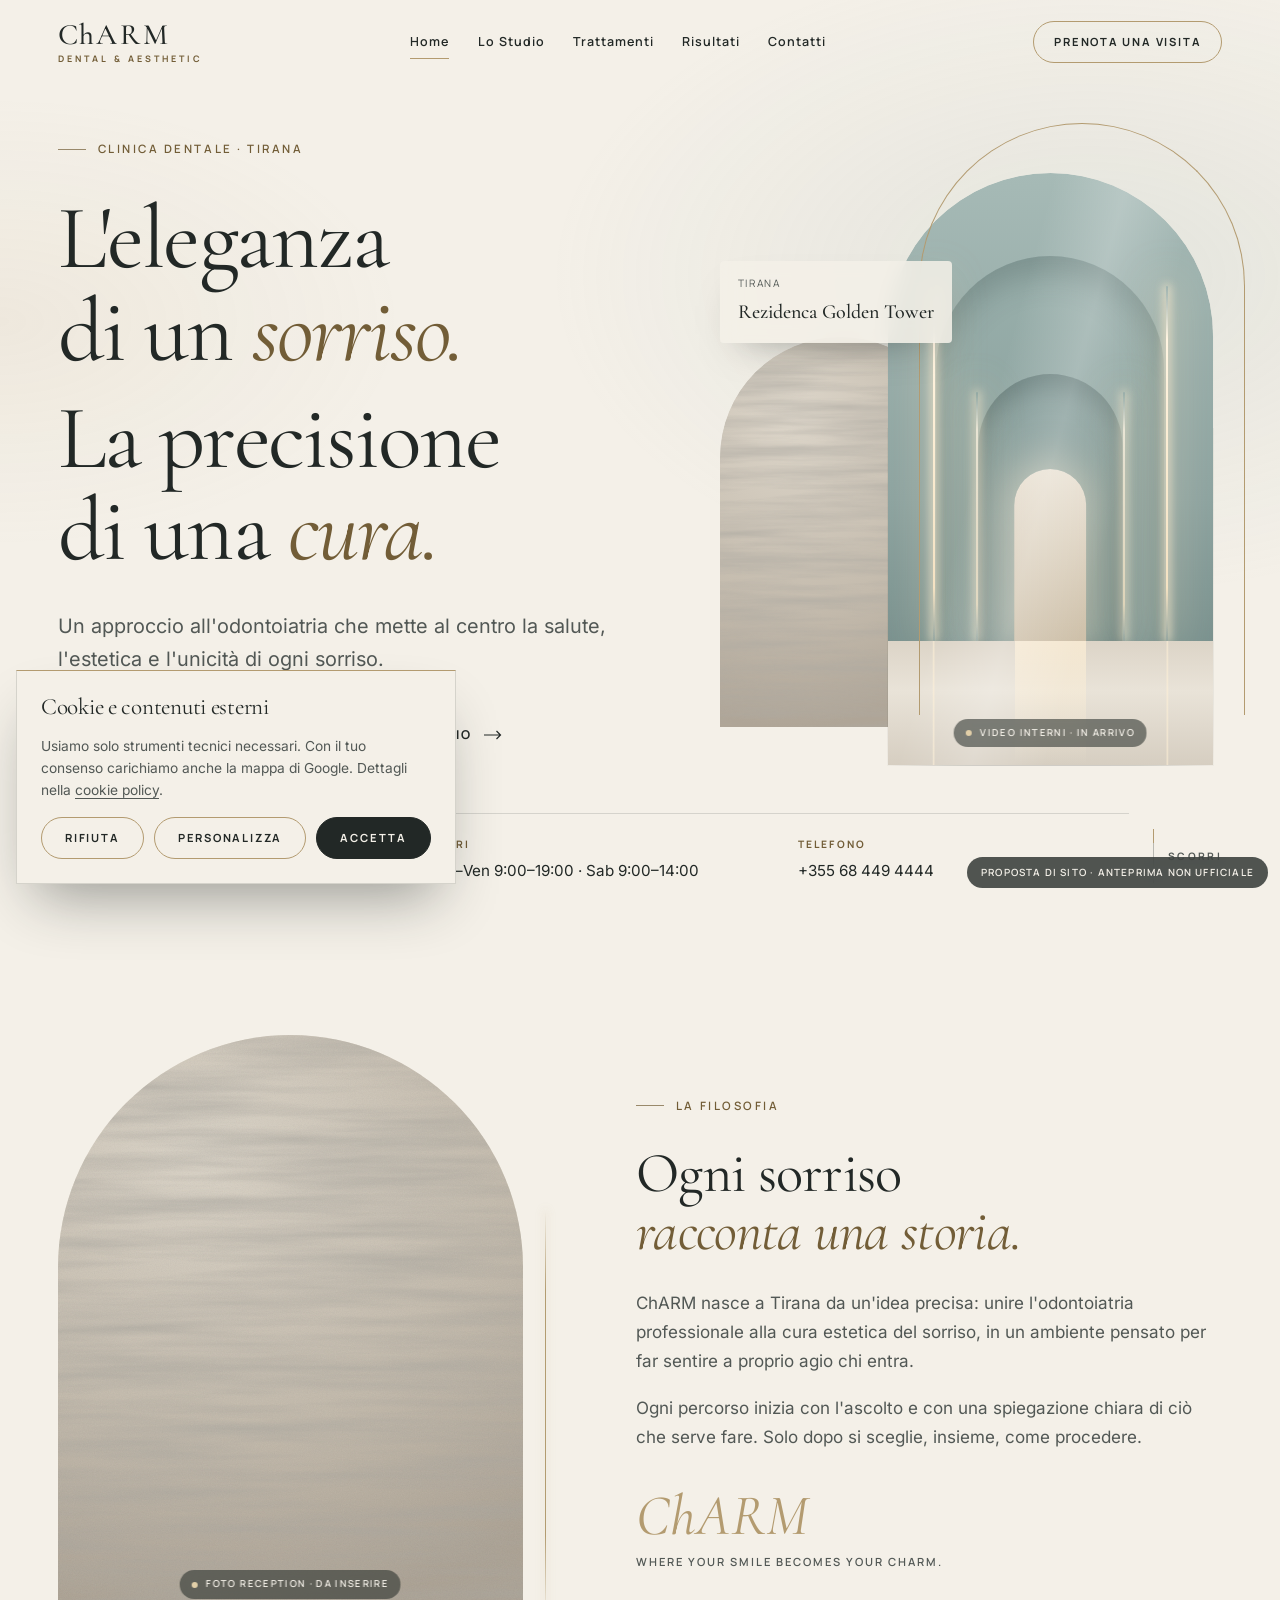
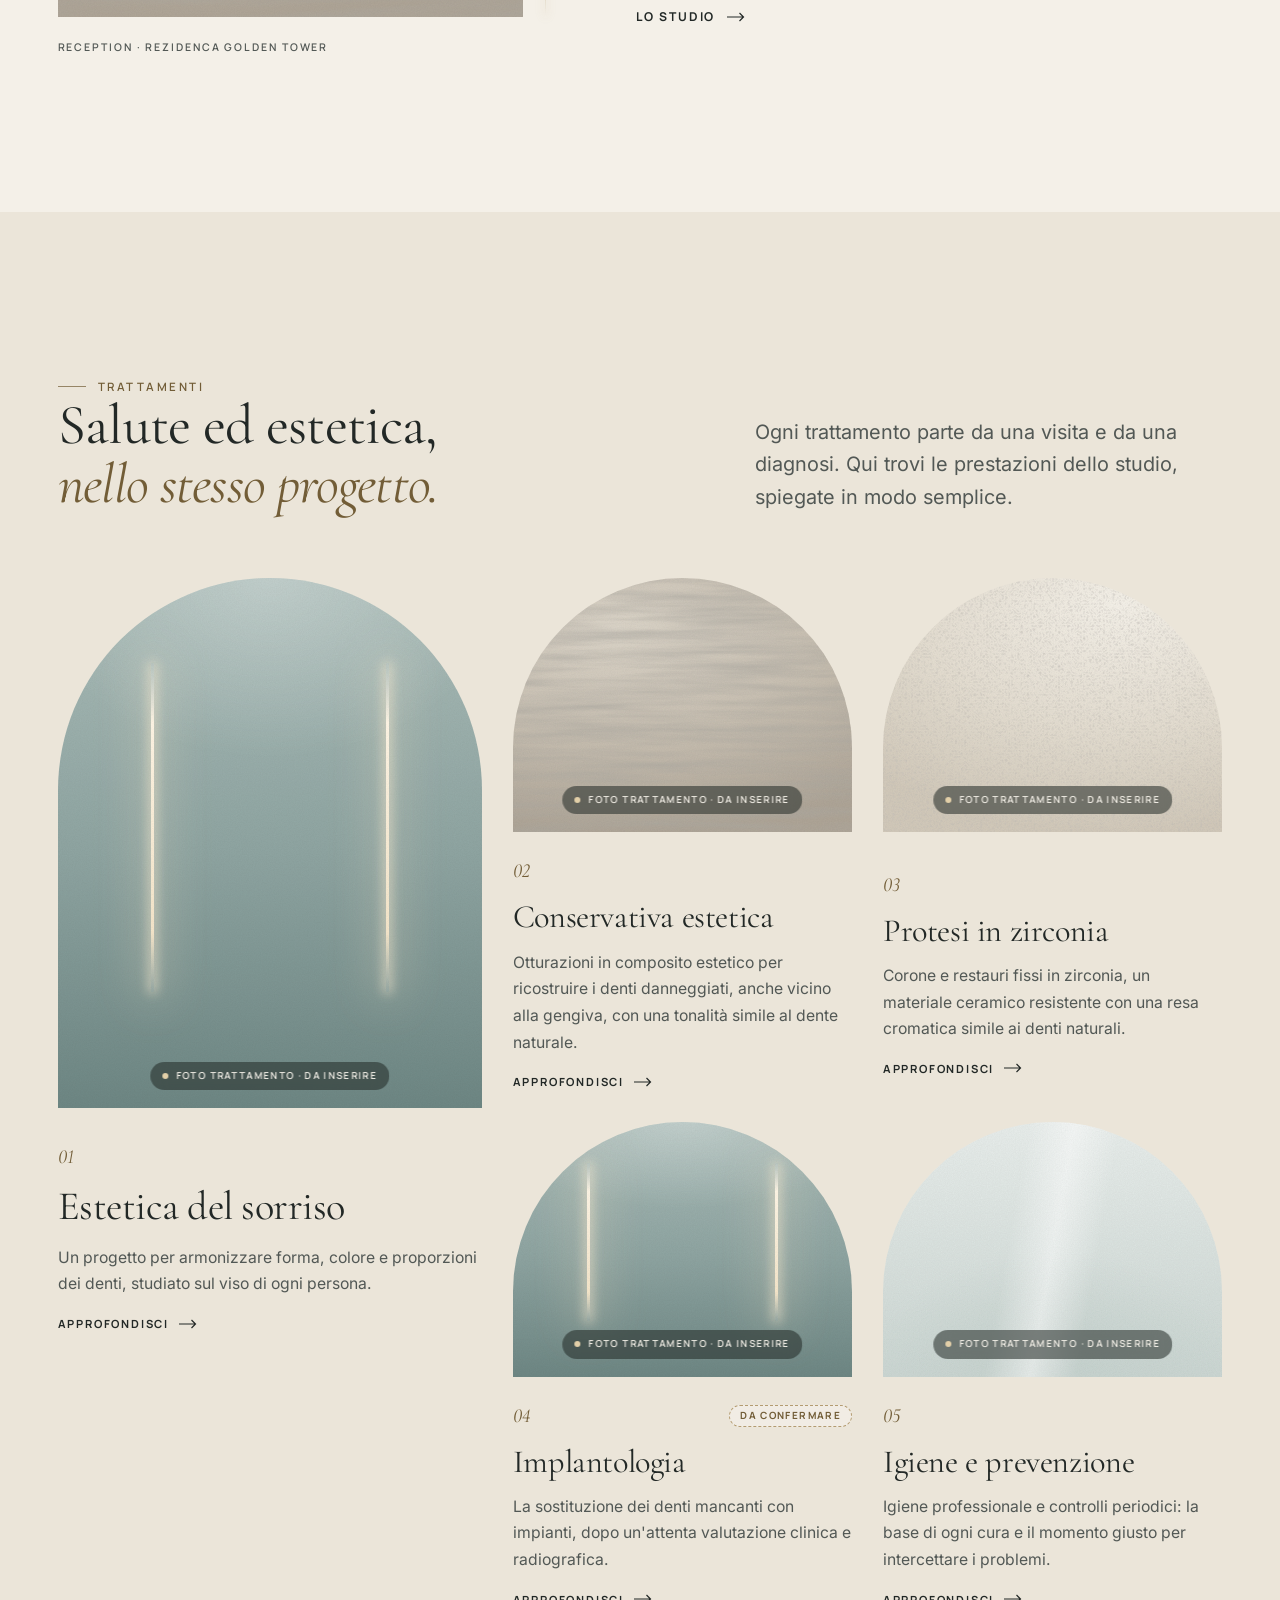
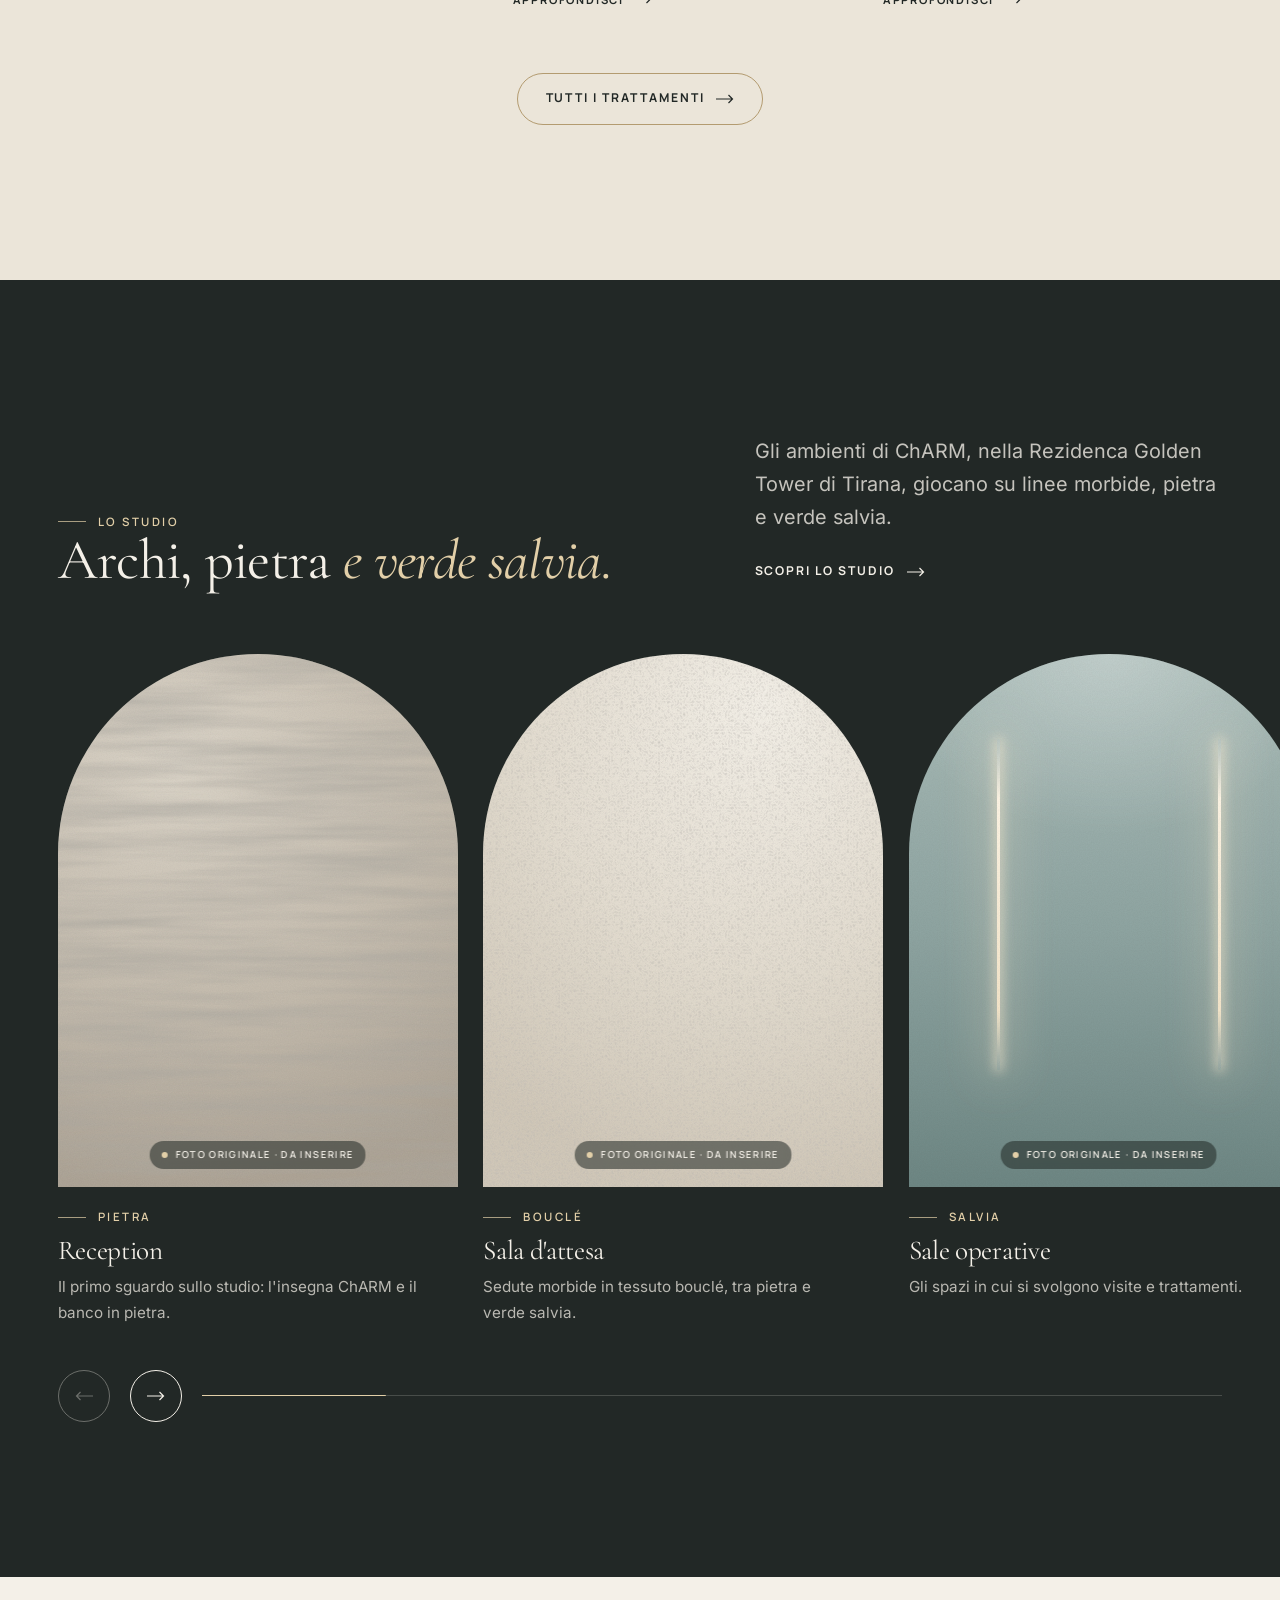
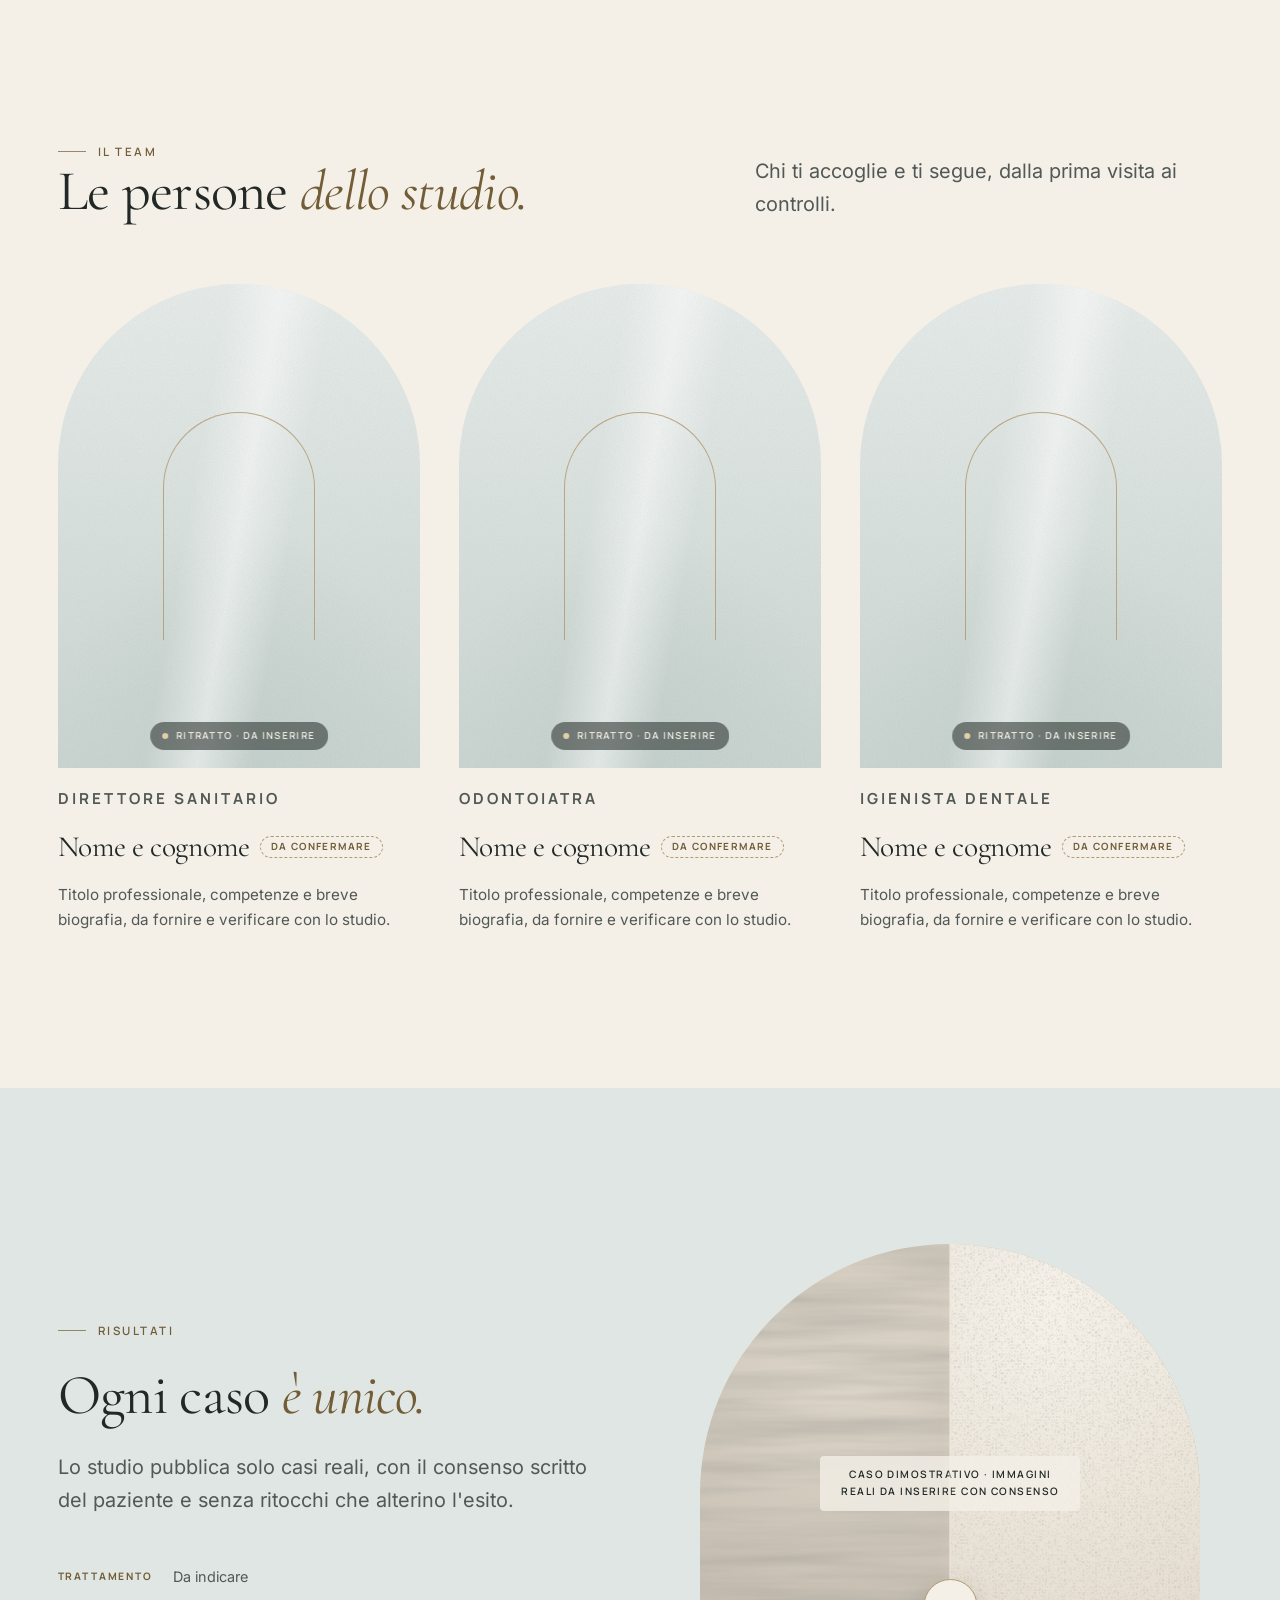
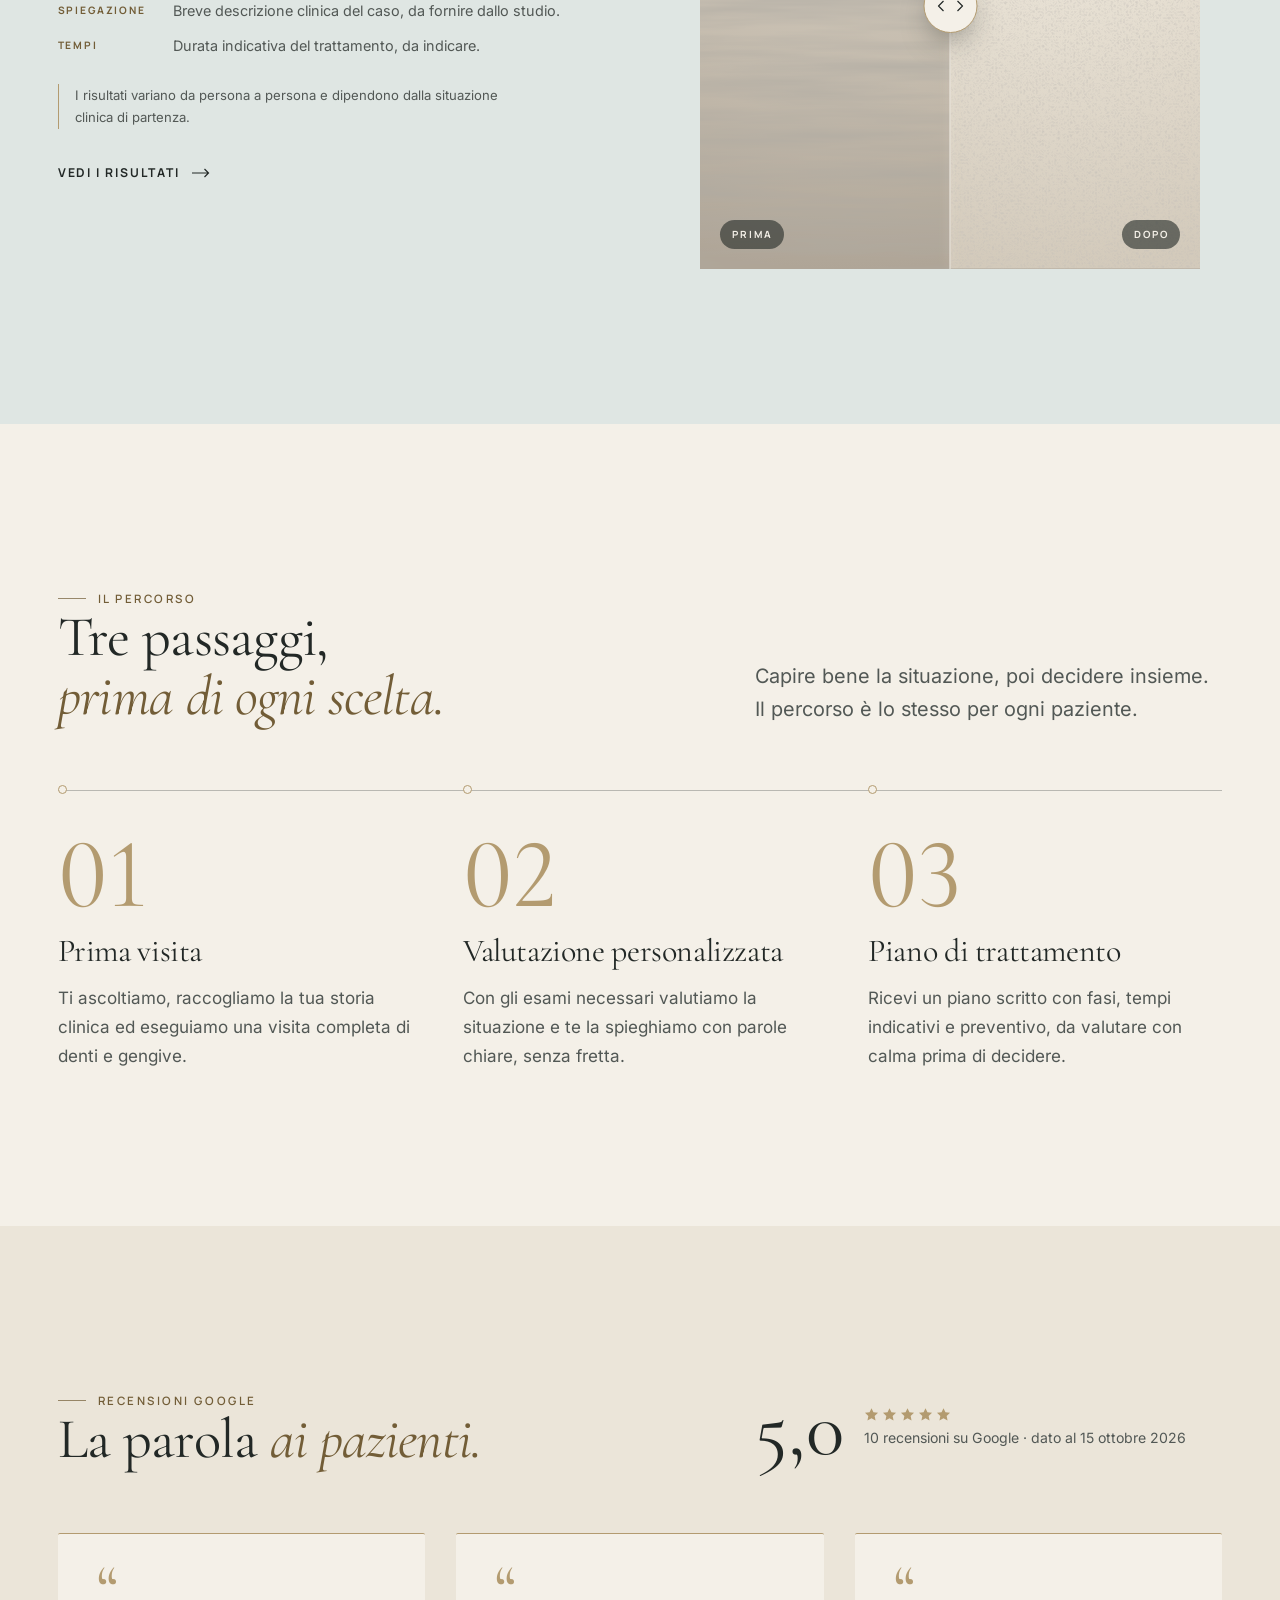
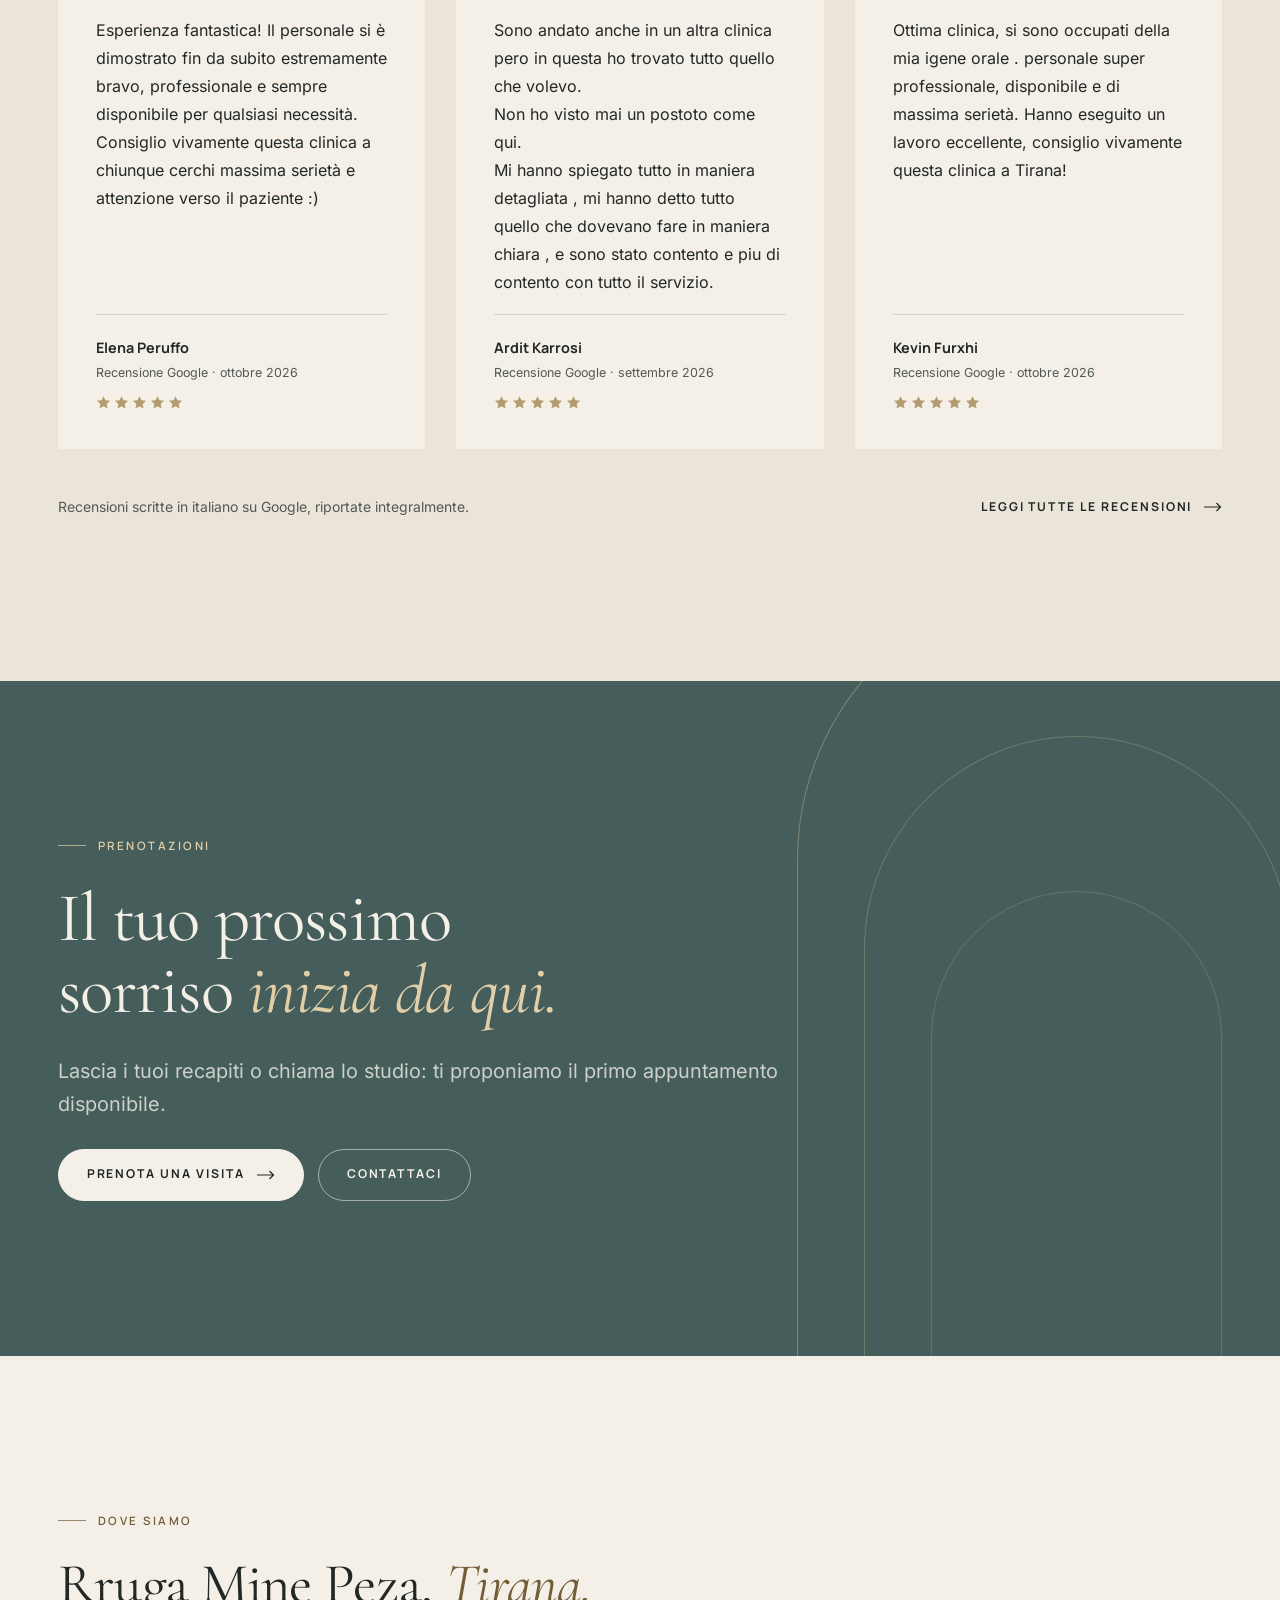
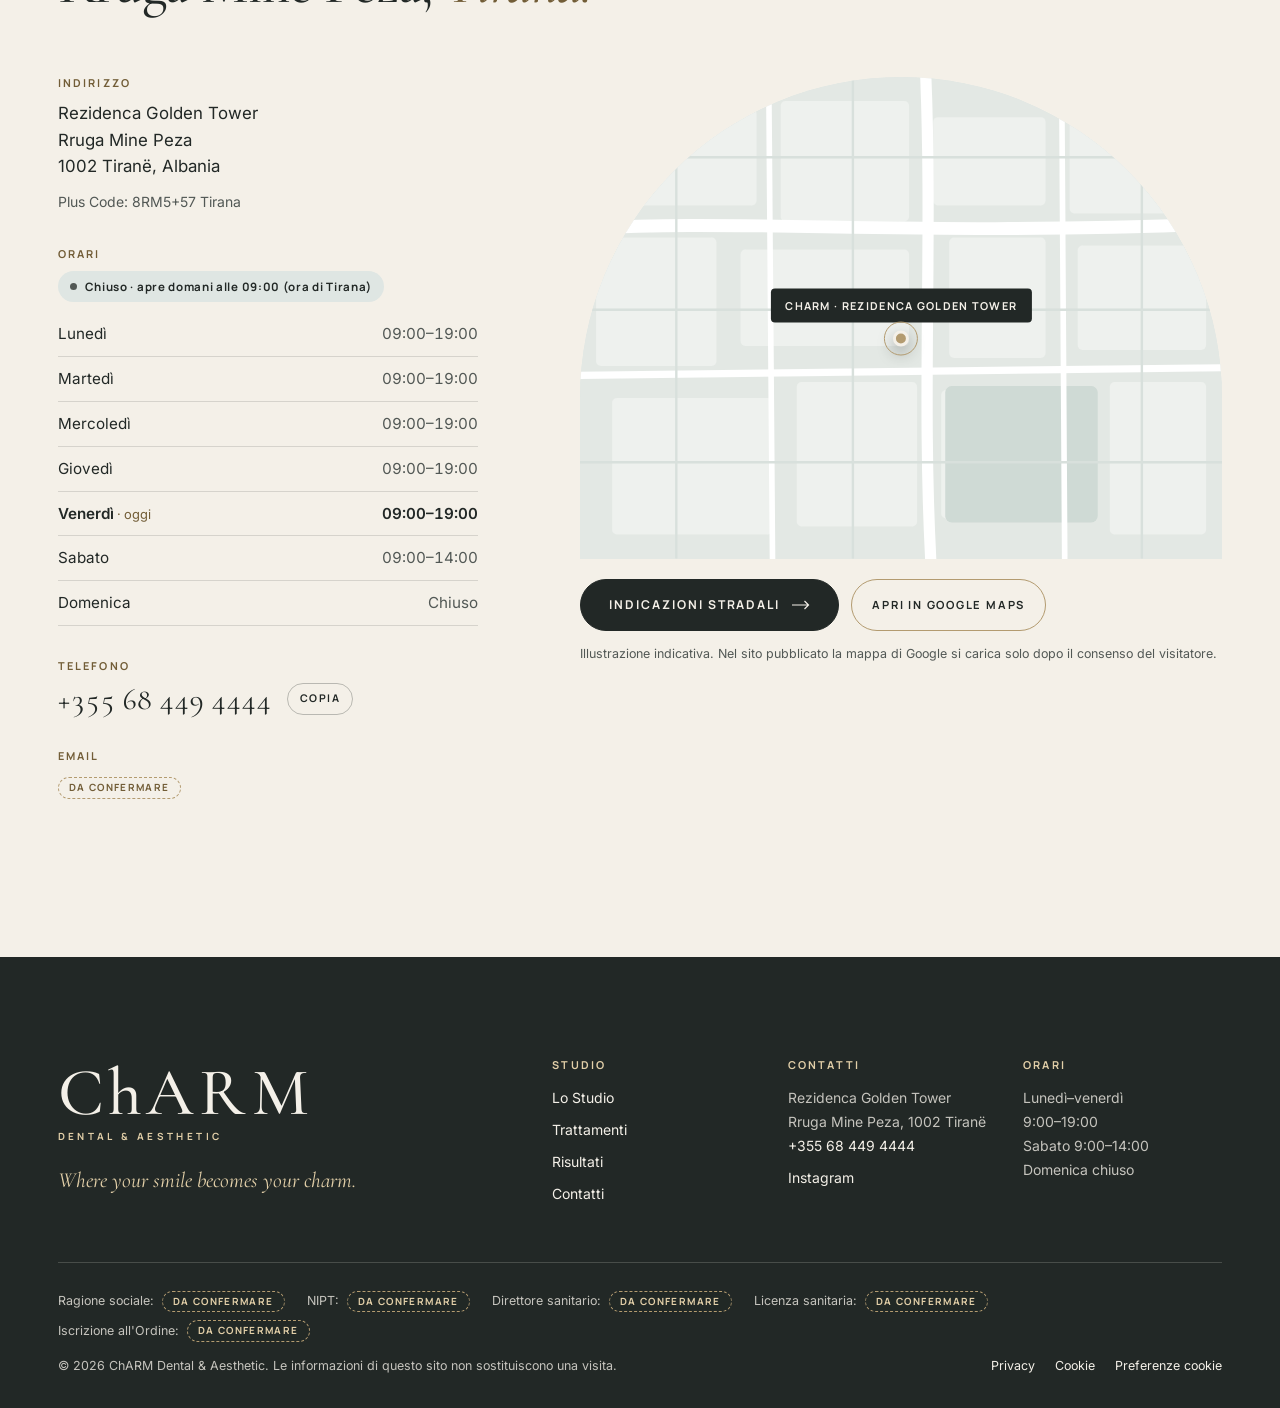
<file: index.html>
<!doctype html>
<html lang="it" class="no-js" data-mode="preview">
<head>
<meta charset="utf-8">
<meta name="viewport" content="width=device-width, initial-scale=1, viewport-fit=cover">
<title>ChARM Dental &amp; Aesthetic | Clinica dentale a Tirana</title>
<meta name="claude:viewport-fit-sides" content="cover">
<meta name="description" content="Clinica dentale a Tirana, in Rruga Mine Peza: estetica del sorriso, conservativa, protesi in zirconia e igiene professionale. Prenota una visita.">
<meta name="robots" content="noindex, nofollow">
<link rel="canonical" href="https://www.dominio-da-definire.al/">
<meta name="theme-color" content="#F4F0E8">
<meta name="format-detection" content="telephone=no">
<meta property="og:type" content="website">
<meta property="og:locale" content="it_IT">
<meta property="og:site_name" content="ChARM Dental &amp; Aesthetic">
<meta property="og:title" content="ChARM Dental &amp; Aesthetic | Clinica dentale a Tirana">
<meta property="og:description" content="Clinica dentale a Tirana, in Rruga Mine Peza: estetica del sorriso, conservativa, protesi in zirconia e igiene professionale. Prenota una visita.">
<meta property="og:url" content="https://www.dominio-da-definire.al/">
<meta property="og:image" content="https://www.dominio-da-definire.al/assets/img/og-image.png">
<meta property="og:image:width" content="1200"><meta property="og:image:height" content="630">
<meta name="twitter:card" content="summary_large_image">
<link rel="icon" href="assets/img/favicon.svg" type="image/svg+xml">
<link rel="apple-touch-icon" href="assets/img/apple-touch-icon.png">
<link rel="preload" href="assets/fonts/cormorant-garamond-latin-400-normal.woff2" as="font" type="font/woff2" crossorigin>
<link rel="preload" href="assets/fonts/inter-latin-wght-normal.woff2" as="font" type="font/woff2" crossorigin>
<link rel="stylesheet" href="assets/css/site.css">
<script id="site-data" type="application/json">{"mode": "preview", "timezone": "Europe/Tirane", "hours": [["09:00", "19:00"], ["09:00", "19:00"], ["09:00", "19:00"], ["09:00", "19:00"], ["09:00", "19:00"], ["09:00", "14:00"], null], "phone": "+355 68 449 4444", "ga4": null}</script>
<script type="application/ld+json">{"@context": "https://schema.org", "@type": "Dentist", "@id": "https://www.dominio-da-definire.al/#studio", "name": "ChARM Dental & Aesthetic", "description": "Clinica dentale a Tirana: estetica del sorriso, conservativa, protesi in zirconia e igiene professionale.", "url": "https://www.dominio-da-definire.al/", "image": "https://www.dominio-da-definire.al/assets/img/og-image.png", "telephone": "+355684494444", "address": {"@type": "PostalAddress", "streetAddress": "Rezidenca Golden Tower, Rruga Mine Peza", "addressLocality": "Tiranë", "postalCode": "1002", "addressCountry": "AL"}, "geo": {"@type": "GeoCoordinates", "latitude": 41.3329856, "longitude": 19.8081858}, "hasMap": "https://maps.app.goo.gl/KrzaRwimTgJj58H98", "openingHoursSpecification": [{"@type": "OpeningHoursSpecification", "dayOfWeek": ["Monday", "Tuesday", "Wednesday", "Thursday", "Friday"], "opens": "09:00", "closes": "19:00"}, {"@type": "OpeningHoursSpecification", "dayOfWeek": "Saturday", "opens": "09:00", "closes": "14:00"}], "sameAs": ["https://www.instagram.com/charm.dental/"], "availableService": [{"@type": "MedicalProcedure", "name": "Estetica del sorriso"}, {"@type": "MedicalProcedure", "name": "Conservativa estetica"}, {"@type": "MedicalProcedure", "name": "Protesi in zirconia"}, {"@type": "MedicalProcedure", "name": "Implantologia"}, {"@type": "MedicalProcedure", "name": "Igiene e prevenzione"}]}</script>
<script src="assets/js/site.js" defer></script>
</head>
<body>
<a class="skip-link" href="#main">Vai al contenuto</a>
<header class="site-header">
  <div class="wrap site-header__inner">
    <a class="brand" href="index.html" aria-label="ChARM Dental &amp; Aesthetic, torna alla home">
      <span class="brand__word">Ch<span>ARM</span></span>
      <span class="brand__sub">Dental &amp; Aesthetic</span>
    </a>
    <nav class="nav" aria-label="Principale"><ul role="list"><li><a href="index.html" aria-current="page">Home</a></li><li><a href="lo-studio.html">Lo Studio</a></li><li><a href="trattamenti/index.html">Trattamenti</a></li><li><a href="risultati.html">Risultati</a></li><li><a href="contatti.html">Contatti</a></li></ul></nav>
    <a class="btn btn--gold btn--sm header-cta" href="contatti.html#prenota"><span>Prenota una visita</span></a>
    <button class="menu-toggle" type="button" aria-expanded="false" aria-controls="mobile-menu">
      <span class="menu-toggle__lines" aria-hidden="true"></span><span class="sr-only">Apri il menu</span>
    </button>
  </div>
</header>
<div class="mobile-menu on-dark" id="mobile-menu" aria-hidden="true">
  <nav aria-label="Menu mobile"><ul role="list"><li><a class="mobile-menu__link" href="index.html" aria-current="page">Home</a></li><li><a class="mobile-menu__link" href="lo-studio.html">Lo Studio</a></li><li><a class="mobile-menu__link" href="trattamenti/index.html">Trattamenti</a></li><li><a class="mobile-menu__link" href="risultati.html">Risultati</a></li><li><a class="mobile-menu__link" href="contatti.html">Contatti</a></li></ul></nav>
  <div class="mobile-menu__foot">
    <a class="btn btn--light" href="contatti.html#prenota"><span>Prenota una visita</span><svg class="arrow" viewBox="0 0 18 10" fill="none" aria-hidden="true"><path d="M0 5h16.5M12.5 1l4 4-4 4" stroke="currentColor" stroke-width="1.2"/></svg></a>
    <div class="mobile-menu__meta">
      <strong>+355 68 449 4444</strong>
      <span>Rruga Mine Peza, Rezidenca Golden Tower, Tirana</span>
    </div>
  </div>
</div>
<main id="main">

<section class="hero" aria-labelledby="hero-title">
  <div class="wrap hero__grid">
    <div class="hero__copy">
      <p class="eyebrow hero__eyebrow">Clinica dentale · Tirana</p>
      <h1 class="hero__title" id="hero-title">
        <span class="line"><span>L'eleganza</span></span>
        <span class="line"><span>di un <em>sorriso.</em></span></span>
        <span class="line line--gap"><span>La precisione</span></span>
        <span class="line"><span>di una <em>cura.</em></span></span>
      </h1>
      <p class="lead hero__lead">Un approccio all'odontoiatria che mette al centro la salute, l'estetica e l'unicità di ogni sorriso.</p>
      <div class="hero__actions">
        <a class="btn btn--solid" href="contatti.html#prenota"><span>Prenota una visita</span><svg class="arrow" viewBox="0 0 18 10" fill="none" aria-hidden="true"><path d="M0 5h16.5M12.5 1l4 4-4 4" stroke="currentColor" stroke-width="1.2"/></svg></a>
        <a class="link-arrow" href="lo-studio.html">Scopri lo studio <svg class="arrow" viewBox="0 0 18 10" fill="none" aria-hidden="true"><path d="M0 5h16.5M12.5 1l4 4-4 4" stroke="currentColor" stroke-width="1.2"/></svg></a>
      </div>
    </div>
    <div class="hero__visual">
      <div class="hero-arches">
        <div class="ha-back" data-depth="-5"><div class="mat mat--stone"></div></div>
        <div class="ha-main" data-depth="7"><div class="corridor" aria-hidden="true"><div class="corridor__recess corridor__recess--1"></div><div class="corridor__recess corridor__recess--2"></div><div class="corridor__recess corridor__recess--3"></div><span class="corridor__strip corridor__strip--l1"></span><span class="corridor__strip corridor__strip--r1"></span><span class="corridor__strip corridor__strip--l2"></span><span class="corridor__strip corridor__strip--r2"></span><div class="corridor__floor"></div><div class="corridor__sweep"></div></div><span class="slot-tag">Video interni · in arrivo</span></div>
        <div class="ha-outline" data-depth="14" aria-hidden="true"></div>
        <div class="ha-chip-wrap" data-depth="3"><p class="ha-chip"><span>Tirana</span><strong>Rezidenca Golden Tower</strong></p></div>
      </div>
    </div>
  </div>
  <div class="wrap hero__meta">
    <dl class="facts">
      <div><dt>Dove</dt><dd>Rruga Mine Peza, Tirana</dd></div>
      <div><dt>Orari</dt><dd>Lun–Ven 9:00–19:00 · Sab 9:00–14:00</dd></div>
      <div><dt>Telefono</dt><dd><a href="tel:+355684494444">+355 68 449 4444</a></dd></div>
    </dl>
    <a class="scroll-cue" href="#filosofia"><span class="scroll-cue__line" aria-hidden="true"></span>Scorri</a>
  </div>
</section>

<section class="section philosophy" id="filosofia" aria-labelledby="phil-title">
  <div class="wrap philosophy__grid">
    <figure class="philosophy__media" data-reveal>
      <div class="media arch" role="img" aria-label="Segnaposto: Reception dello studio"><div class="media__zoom"><div class="mat mat--stone"></div></div><span class="slot-tag">Foto reception · da inserire</span></div>
      <span class="lightline" aria-hidden="true"></span>
      <figcaption>Reception · Rezidenca Golden Tower</figcaption>
    </figure>
    <div class="philosophy__copy" data-reveal>
      <p class="eyebrow">La filosofia</p>
      <h2 id="phil-title">Ogni sorriso <em>racconta una storia.</em></h2>
      <div class="prose">
        <p>ChARM nasce a Tirana da un'idea precisa: unire l'odontoiatria professionale alla cura estetica del sorriso, in un ambiente pensato per far sentire a proprio agio chi entra.</p>
        <p>Ogni percorso inizia con l'ascolto e con una spiegazione chiara di ciò che serve fare. Solo dopo si sceglie, insieme, come procedere.</p>
      </div>
      <div class="signature"><span class="signature__word">ChARM</span><span class="signature__claim">Where your smile becomes your charm.</span></div>
      <a class="link-arrow" href="lo-studio.html">Lo studio <svg class="arrow" viewBox="0 0 18 10" fill="none" aria-hidden="true"><path d="M0 5h16.5M12.5 1l4 4-4 4" stroke="currentColor" stroke-width="1.2"/></svg></a>
    </div>
  </div>
</section>

<section class="section band-paper" aria-labelledby="tr-title">
  <div class="wrap">
    <header class="section-head section-head--split" data-reveal>
      <div><p class="eyebrow">Trattamenti</p><h2 id="tr-title">Salute ed estetica, <em>nello stesso progetto.</em></h2></div>
      <p class="lead">Ogni trattamento parte da una visita e da una diagnosi. Qui trovi le prestazioni dello studio, spiegate in modo semplice.</p>
    </header>
    <ul class="t-grid" role="list" data-stagger><li class="t-card t-card--feature" data-reveal>
  <article>
    <div class="media arch" role="img" aria-label="Segnaposto: Estetica del sorriso"><div class="media__zoom"><div class="mat mat--sage"></div></div><span class="slot-tag">Foto trattamento · da inserire</span></div>
    <div class="t-card__body">
      <div class="t-card__top"><span class="t-card__num">01</span></div>
      <h3><a href="trattamenti/estetica-del-sorriso.html">Estetica del sorriso</a></h3>
      <p>Un progetto per armonizzare forma, colore e proporzioni dei denti, studiato sul viso di ogni persona.</p>
      <span class="t-card__more" aria-hidden="true">Approfondisci <svg class="arrow" viewBox="0 0 18 10" fill="none" aria-hidden="true"><path d="M0 5h16.5M12.5 1l4 4-4 4" stroke="currentColor" stroke-width="1.2"/></svg></span>
    </div>
  </article>
</li><li class="t-card" data-reveal>
  <article>
    <div class="media arch" role="img" aria-label="Segnaposto: Conservativa estetica"><div class="media__zoom"><div class="mat mat--stone"></div></div><span class="slot-tag">Foto trattamento · da inserire</span></div>
    <div class="t-card__body">
      <div class="t-card__top"><span class="t-card__num">02</span></div>
      <h3><a href="trattamenti/conservativa-estetica.html">Conservativa estetica</a></h3>
      <p>Otturazioni in composito estetico per ricostruire i denti danneggiati, anche vicino alla gengiva, con una tonalità simile al dente naturale.</p>
      <span class="t-card__more" aria-hidden="true">Approfondisci <svg class="arrow" viewBox="0 0 18 10" fill="none" aria-hidden="true"><path d="M0 5h16.5M12.5 1l4 4-4 4" stroke="currentColor" stroke-width="1.2"/></svg></span>
    </div>
  </article>
</li><li class="t-card" data-reveal>
  <article>
    <div class="media arch" role="img" aria-label="Segnaposto: Protesi in zirconia"><div class="media__zoom"><div class="mat mat--ivory"></div></div><span class="slot-tag">Foto trattamento · da inserire</span></div>
    <div class="t-card__body">
      <div class="t-card__top"><span class="t-card__num">03</span></div>
      <h3><a href="trattamenti/protesi-zirconia.html">Protesi in zirconia</a></h3>
      <p>Corone e restauri fissi in zirconia, un materiale ceramico resistente con una resa cromatica simile ai denti naturali.</p>
      <span class="t-card__more" aria-hidden="true">Approfondisci <svg class="arrow" viewBox="0 0 18 10" fill="none" aria-hidden="true"><path d="M0 5h16.5M12.5 1l4 4-4 4" stroke="currentColor" stroke-width="1.2"/></svg></span>
    </div>
  </article>
</li><li class="t-card" data-reveal>
  <article>
    <div class="media arch" role="img" aria-label="Segnaposto: Implantologia"><div class="media__zoom"><div class="mat mat--sage"></div></div><span class="slot-tag">Foto trattamento · da inserire</span></div>
    <div class="t-card__body">
      <div class="t-card__top"><span class="t-card__num">04</span><span class="tbc">Da confermare</span></div>
      <h3><a href="trattamenti/implantologia.html">Implantologia</a></h3>
      <p>La sostituzione dei denti mancanti con impianti, dopo un&#x27;attenta valutazione clinica e radiografica.</p>
      <span class="t-card__more" aria-hidden="true">Approfondisci <svg class="arrow" viewBox="0 0 18 10" fill="none" aria-hidden="true"><path d="M0 5h16.5M12.5 1l4 4-4 4" stroke="currentColor" stroke-width="1.2"/></svg></span>
    </div>
  </article>
</li><li class="t-card" data-reveal>
  <article>
    <div class="media arch" role="img" aria-label="Segnaposto: Igiene e prevenzione"><div class="media__zoom"><div class="mat mat--mist"></div></div><span class="slot-tag">Foto trattamento · da inserire</span></div>
    <div class="t-card__body">
      <div class="t-card__top"><span class="t-card__num">05</span></div>
      <h3><a href="trattamenti/igiene-prevenzione.html">Igiene e prevenzione</a></h3>
      <p>Igiene professionale e controlli periodici: la base di ogni cura e il momento giusto per intercettare i problemi.</p>
      <span class="t-card__more" aria-hidden="true">Approfondisci <svg class="arrow" viewBox="0 0 18 10" fill="none" aria-hidden="true"><path d="M0 5h16.5M12.5 1l4 4-4 4" stroke="currentColor" stroke-width="1.2"/></svg></span>
    </div>
  </article>
</li></ul>
    <div class="center-cta"><a class="btn btn--gold" href="trattamenti/index.html"><span>Tutti i trattamenti</span><svg class="arrow" viewBox="0 0 18 10" fill="none" aria-hidden="true"><path d="M0 5h16.5M12.5 1l4 4-4 4" stroke="currentColor" stroke-width="1.2"/></svg></a></div>
  </div>
</section>

<section class="section band-dark on-dark" aria-labelledby="amb-title">
  <div class="wrap">
    <header class="section-head section-head--split" data-reveal>
      <div><p class="eyebrow">Lo studio</p><h2 id="amb-title">Archi, pietra <em>e verde salvia.</em></h2></div>
      <div class="grid-gap"><p class="lead">Gli ambienti di ChARM, nella Rezidenca Golden Tower di Tirana, giocano su linee morbide, pietra e verde salvia.</p><a class="link-arrow" href="lo-studio.html">Scopri lo studio <svg class="arrow" viewBox="0 0 18 10" fill="none" aria-hidden="true"><path d="M0 5h16.5M12.5 1l4 4-4 4" stroke="currentColor" stroke-width="1.2"/></svg></a></div>
    </header>
  </div>
  <div class="rail-wrap" data-rail>
    <ul class="rail" role="list" tabindex="0" aria-label="Galleria degli ambienti"><li>
  <figure>
    <div class="media arch" role="img" aria-label="Segnaposto: Reception"><div class="media__zoom"><div class="mat mat--stone"></div></div><span class="slot-tag">Foto originale · da inserire</span></div>
    <figcaption><span class="eyebrow">Pietra</span><h3>Reception</h3><p>Il primo sguardo sullo studio: l&#x27;insegna ChARM e il banco in pietra.</p></figcaption>
  </figure>
</li><li>
  <figure>
    <div class="media arch" role="img" aria-label="Segnaposto: Sala d&#x27;attesa"><div class="media__zoom"><div class="mat mat--ivory"></div></div><span class="slot-tag">Foto originale · da inserire</span></div>
    <figcaption><span class="eyebrow">Bouclé</span><h3>Sala d&#x27;attesa</h3><p>Sedute morbide in tessuto bouclé, tra pietra e verde salvia.</p></figcaption>
  </figure>
</li><li>
  <figure>
    <div class="media arch" role="img" aria-label="Segnaposto: Sale operative"><div class="media__zoom"><div class="mat mat--sage"></div></div><span class="slot-tag">Foto originale · da inserire</span></div>
    <figcaption><span class="eyebrow">Salvia</span><h3>Sale operative</h3><p>Gli spazi in cui si svolgono visite e trattamenti.</p></figcaption>
  </figure>
</li><li>
  <figure>
    <div class="media arch" role="img" aria-label="Segnaposto: Diagnostica"><div class="media__zoom"><div class="mat mat--mist"></div></div><span class="slot-tag">Foto originale · da inserire</span></div>
    <figcaption><span class="eyebrow">Luce</span><h3>Diagnostica</h3><p>Lo spazio dedicato agli esami e alla lettura delle immagini.</p></figcaption>
  </figure>
</li><li>
  <figure>
    <div class="media arch" role="img" aria-label="Segnaposto: Dettagli"><div class="media__zoom"><div class="mat mat--gold"><span>ChARM</span></div></div><span class="slot-tag">Foto originale · da inserire</span></div>
    <figcaption><span class="eyebrow">Oro</span><h3>Dettagli</h3><p>Archi, linee di luce e finiture champagne: l&#x27;identità dello studio.</p></figcaption>
  </figure>
</li></ul>
    <div class="wrap rail-controls">
      <button class="icon-btn icon-btn--prev" type="button" aria-label="Immagine precedente"><svg class="arrow" viewBox="0 0 18 10" fill="none" aria-hidden="true"><path d="M0 5h16.5M12.5 1l4 4-4 4" stroke="currentColor" stroke-width="1.2"/></svg></button>
      <button class="icon-btn icon-btn--next" type="button" aria-label="Immagine successiva"><svg class="arrow" viewBox="0 0 18 10" fill="none" aria-hidden="true"><path d="M0 5h16.5M12.5 1l4 4-4 4" stroke="currentColor" stroke-width="1.2"/></svg></button>
      <div class="rail-progress" aria-hidden="true"><span></span></div>
    </div>
  </div>
</section>

<section class="section" aria-labelledby="team-title">
  <div class="wrap">
    <header class="section-head section-head--split" data-reveal>
      <div><p class="eyebrow">Il team</p><h2 id="team-title">Le persone <em>dello studio.</em></h2></div>
      <p class="lead">Chi ti accoglie e ti segue, dalla prima visita ai controlli.</p>
    </header>
    <div class="team-grid" data-stagger><article class="member" data-reveal>
  <div class="media arch" role="img" aria-label="Segnaposto: ritratto"><div class="mat mat--mist"></div><div class="member__mark"><span></span></div><span class="slot-tag">Ritratto · da inserire</span></div>
  <p class="member__role">Direttore sanitario</p>
  <h3>Nome e cognome <span class="tbc">Da confermare</span></h3>
  <p>Titolo professionale, competenze e breve biografia, da fornire e verificare con lo studio.</p>
</article><article class="member" data-reveal>
  <div class="media arch" role="img" aria-label="Segnaposto: ritratto"><div class="mat mat--mist"></div><div class="member__mark"><span></span></div><span class="slot-tag">Ritratto · da inserire</span></div>
  <p class="member__role">Odontoiatra</p>
  <h3>Nome e cognome <span class="tbc">Da confermare</span></h3>
  <p>Titolo professionale, competenze e breve biografia, da fornire e verificare con lo studio.</p>
</article><article class="member" data-reveal>
  <div class="media arch" role="img" aria-label="Segnaposto: ritratto"><div class="mat mat--mist"></div><div class="member__mark"><span></span></div><span class="slot-tag">Ritratto · da inserire</span></div>
  <p class="member__role">Igienista dentale</p>
  <h3>Nome e cognome <span class="tbc">Da confermare</span></h3>
  <p>Titolo professionale, competenze e breve biografia, da fornire e verificare con lo studio.</p>
</article></div>
  </div>
</section>

<section class="section band-mist" aria-labelledby="res-title">
  <div class="wrap results__grid">
    <div class="results__copy" data-reveal>
      <p class="eyebrow">Risultati</p>
      <h2 id="res-title">Ogni caso <em>è unico.</em></h2>
      <p class="lead">Lo studio pubblica solo casi reali, con il consenso scritto del paziente e senza ritocchi che alterino l'esito.</p>
      <dl class="case-meta">
  <dt>Trattamento</dt><dd>Da indicare</dd>
  <dt>Spiegazione</dt><dd>Breve descrizione clinica del caso, da fornire dallo studio.</dd>
  <dt>Tempi</dt><dd>Durata indicativa del trattamento, da indicare.</dd>
</dl>
      <p class="disclaimer">I risultati variano da persona a persona e dipendono dalla situazione clinica di partenza.</p>
      <a class="link-arrow" href="risultati.html">Vedi i risultati <svg class="arrow" viewBox="0 0 18 10" fill="none" aria-hidden="true"><path d="M0 5h16.5M12.5 1l4 4-4 4" stroke="currentColor" stroke-width="1.2"/></svg></a>
    </div>
    <div class="results__visual" data-reveal><div class="ba">
  <div class="ba__layer ba__layer--before"><div class="mat mat--stone"></div></div>
  <div class="ba__layer ba__layer--after"><div class="mat mat--ivory"></div></div>
  <p class="ba__note">Caso dimostrativo · immagini reali da inserire con consenso</p>
  <span class="ba__label ba__label--before">Prima</span><span class="ba__label ba__label--after">Dopo</span>
  <label class="sr-only" for="ba-home">Confronta prima e dopo: sposta il cursore</label>
  <input class="ba__range" id="ba-home" type="range" min="0" max="100" value="50">
  <div class="ba__handle" aria-hidden="true"><span class="ba__knob"><svg viewBox="0 0 26 12" fill="none"><path d="M6 1L1 6l5 5M20 1l5 5-5 5" stroke="currentColor" stroke-width="1.2"/></svg></span></div>
</div></div>
  </div>
</section>

<section class="section " aria-labelledby="journey-title">
  <div class="wrap">
    <header class="section-head section-head--split" data-reveal>
      <div><p class="eyebrow">Il percorso</p><h2 id="journey-title">Tre passaggi, <em>prima di ogni scelta.</em></h2></div>
      <p class="lead">Capire bene la situazione, poi decidere insieme. Il percorso è lo stesso per ogni paziente.</p>
    </header>
    <ol class="journey__list" role="list" data-stagger><li class="journey__track" aria-hidden="true"></li><li class="journey__step" data-reveal><span class="journey__num" aria-hidden="true">01</span><h3>Prima visita</h3><p>Ti ascoltiamo, raccogliamo la tua storia clinica ed eseguiamo una visita completa di denti e gengive.</p></li><li class="journey__step" data-reveal><span class="journey__num" aria-hidden="true">02</span><h3>Valutazione personalizzata</h3><p>Con gli esami necessari valutiamo la situazione e te la spieghiamo con parole chiare, senza fretta.</p></li><li class="journey__step" data-reveal><span class="journey__num" aria-hidden="true">03</span><h3>Piano di trattamento</h3><p>Ricevi un piano scritto con fasi, tempi indicativi e preventivo, da valutare con calma prima di decidere.</p></li></ol>
  </div>
</section>

<section class="section band-paper" aria-labelledby="rev-title">
  <div class="wrap">
    <header class="section-head section-head--split" data-reveal>
      <div><p class="eyebrow">Recensioni Google</p><h2 id="rev-title">La parola <em>ai pazienti.</em></h2></div>
      <div class="rating">
        <span class="rating__value">5,0</span>
        <div class="rating__meta"><span class="stars" role="img" aria-label="5 stelle su 5"><svg viewBox="0 0 20 20" aria-hidden="true"><path fill="currentColor" d="M10 1.5l2.6 5.6 6.1.7-4.5 4.2 1.2 6-5.4-3-5.4 3 1.2-6L1.3 7.8l6.1-.7z"/></svg><svg viewBox="0 0 20 20" aria-hidden="true"><path fill="currentColor" d="M10 1.5l2.6 5.6 6.1.7-4.5 4.2 1.2 6-5.4-3-5.4 3 1.2-6L1.3 7.8l6.1-.7z"/></svg><svg viewBox="0 0 20 20" aria-hidden="true"><path fill="currentColor" d="M10 1.5l2.6 5.6 6.1.7-4.5 4.2 1.2 6-5.4-3-5.4 3 1.2-6L1.3 7.8l6.1-.7z"/></svg><svg viewBox="0 0 20 20" aria-hidden="true"><path fill="currentColor" d="M10 1.5l2.6 5.6 6.1.7-4.5 4.2 1.2 6-5.4-3-5.4 3 1.2-6L1.3 7.8l6.1-.7z"/></svg><svg viewBox="0 0 20 20" aria-hidden="true"><path fill="currentColor" d="M10 1.5l2.6 5.6 6.1.7-4.5 4.2 1.2 6-5.4-3-5.4 3 1.2-6L1.3 7.8l6.1-.7z"/></svg></span><span>10 recensioni su Google · dato al 15 ottobre 2026</span></div>
      </div>
    </header>
    <div class="review-grid" data-stagger><article class="review" data-reveal>
  <span class="review__mark" aria-hidden="true">“</span>
  <blockquote><p>Esperienza fantastica! Il personale si è dimostrato fin da subito estremamente bravo, professionale e sempre disponibile per qualsiasi necessità. Consiglio vivamente questa clinica a chiunque cerchi massima serietà e attenzione verso il paziente :)</p></blockquote>
  <footer><div><cite>Elena Peruffo</cite><div class="src">Recensione Google · ottobre 2026</div></div><span class="stars" role="img" aria-label="5 stelle su 5"><svg viewBox="0 0 20 20" aria-hidden="true"><path fill="currentColor" d="M10 1.5l2.6 5.6 6.1.7-4.5 4.2 1.2 6-5.4-3-5.4 3 1.2-6L1.3 7.8l6.1-.7z"/></svg><svg viewBox="0 0 20 20" aria-hidden="true"><path fill="currentColor" d="M10 1.5l2.6 5.6 6.1.7-4.5 4.2 1.2 6-5.4-3-5.4 3 1.2-6L1.3 7.8l6.1-.7z"/></svg><svg viewBox="0 0 20 20" aria-hidden="true"><path fill="currentColor" d="M10 1.5l2.6 5.6 6.1.7-4.5 4.2 1.2 6-5.4-3-5.4 3 1.2-6L1.3 7.8l6.1-.7z"/></svg><svg viewBox="0 0 20 20" aria-hidden="true"><path fill="currentColor" d="M10 1.5l2.6 5.6 6.1.7-4.5 4.2 1.2 6-5.4-3-5.4 3 1.2-6L1.3 7.8l6.1-.7z"/></svg><svg viewBox="0 0 20 20" aria-hidden="true"><path fill="currentColor" d="M10 1.5l2.6 5.6 6.1.7-4.5 4.2 1.2 6-5.4-3-5.4 3 1.2-6L1.3 7.8l6.1-.7z"/></svg></span></footer>
</article><article class="review" data-reveal>
  <span class="review__mark" aria-hidden="true">“</span>
  <blockquote><p>Sono andato anche in un altra clinica pero in questa ho trovato tutto quello che volevo.
Non ho visto mai un postoto come qui.
Mi hanno spiegato tutto in maniera detagliata , mi hanno detto tutto quello che dovevano fare in maniera chiara , e sono stato contento e piu di contento con tutto il servizio.</p></blockquote>
  <footer><div><cite>Ardit Karrosi</cite><div class="src">Recensione Google · settembre 2026</div></div><span class="stars" role="img" aria-label="5 stelle su 5"><svg viewBox="0 0 20 20" aria-hidden="true"><path fill="currentColor" d="M10 1.5l2.6 5.6 6.1.7-4.5 4.2 1.2 6-5.4-3-5.4 3 1.2-6L1.3 7.8l6.1-.7z"/></svg><svg viewBox="0 0 20 20" aria-hidden="true"><path fill="currentColor" d="M10 1.5l2.6 5.6 6.1.7-4.5 4.2 1.2 6-5.4-3-5.4 3 1.2-6L1.3 7.8l6.1-.7z"/></svg><svg viewBox="0 0 20 20" aria-hidden="true"><path fill="currentColor" d="M10 1.5l2.6 5.6 6.1.7-4.5 4.2 1.2 6-5.4-3-5.4 3 1.2-6L1.3 7.8l6.1-.7z"/></svg><svg viewBox="0 0 20 20" aria-hidden="true"><path fill="currentColor" d="M10 1.5l2.6 5.6 6.1.7-4.5 4.2 1.2 6-5.4-3-5.4 3 1.2-6L1.3 7.8l6.1-.7z"/></svg><svg viewBox="0 0 20 20" aria-hidden="true"><path fill="currentColor" d="M10 1.5l2.6 5.6 6.1.7-4.5 4.2 1.2 6-5.4-3-5.4 3 1.2-6L1.3 7.8l6.1-.7z"/></svg></span></footer>
</article><article class="review" data-reveal>
  <span class="review__mark" aria-hidden="true">“</span>
  <blockquote><p>Ottima clinica, si sono occupati della mia igene orale . personale super professionale, disponibile e di massima serietà. Hanno eseguito un lavoro eccellente, consiglio vivamente questa clinica a Tirana!</p></blockquote>
  <footer><div><cite>Kevin Furxhi</cite><div class="src">Recensione Google · ottobre 2026</div></div><span class="stars" role="img" aria-label="5 stelle su 5"><svg viewBox="0 0 20 20" aria-hidden="true"><path fill="currentColor" d="M10 1.5l2.6 5.6 6.1.7-4.5 4.2 1.2 6-5.4-3-5.4 3 1.2-6L1.3 7.8l6.1-.7z"/></svg><svg viewBox="0 0 20 20" aria-hidden="true"><path fill="currentColor" d="M10 1.5l2.6 5.6 6.1.7-4.5 4.2 1.2 6-5.4-3-5.4 3 1.2-6L1.3 7.8l6.1-.7z"/></svg><svg viewBox="0 0 20 20" aria-hidden="true"><path fill="currentColor" d="M10 1.5l2.6 5.6 6.1.7-4.5 4.2 1.2 6-5.4-3-5.4 3 1.2-6L1.3 7.8l6.1-.7z"/></svg><svg viewBox="0 0 20 20" aria-hidden="true"><path fill="currentColor" d="M10 1.5l2.6 5.6 6.1.7-4.5 4.2 1.2 6-5.4-3-5.4 3 1.2-6L1.3 7.8l6.1-.7z"/></svg><svg viewBox="0 0 20 20" aria-hidden="true"><path fill="currentColor" d="M10 1.5l2.6 5.6 6.1.7-4.5 4.2 1.2 6-5.4-3-5.4 3 1.2-6L1.3 7.8l6.1-.7z"/></svg></span></footer>
</article></div>
    <div class="reviews__foot">
      <p class="small muted">Recensioni scritte in italiano su Google, riportate integralmente.</p>
      <a class="link-arrow" href="https://www.google.com/maps/place/ChARM+DENTAL+%26+AESTHETIC/@41.3329856,19.8081858,17z/data=!4m8!3m7!1s0x135031467a41d669:0x374d5c13b22e0168!8m2!3d41.3329856!4d19.8081858!9m1!1b1" target="_blank" rel="noopener">Leggi tutte le recensioni <svg class="arrow" viewBox="0 0 18 10" fill="none" aria-hidden="true"><path d="M0 5h16.5M12.5 1l4 4-4 4" stroke="currentColor" stroke-width="1.2"/></svg></a>
    </div>
  </div>
</section>

<section class="section band-sage on-dark cta-band" aria-labelledby="cta-title">
  <div class="cta-band__decor" aria-hidden="true"><span></span><span></span><span></span></div>
  <div class="wrap">
    <div class="cta-band__inner" data-reveal>
      <p class="eyebrow">Prenotazioni</p>
      <h2 id="cta-title">Il tuo prossimo sorriso <em>inizia da qui.</em></h2>
      <p class="lead">Lascia i tuoi recapiti o chiama lo studio: ti proponiamo il primo appuntamento disponibile.</p>
      <div class="cta-band__actions">
        <a class="btn btn--light" href="contatti.html#prenota"><span>Prenota una visita</span><svg class="arrow" viewBox="0 0 18 10" fill="none" aria-hidden="true"><path d="M0 5h16.5M12.5 1l4 4-4 4" stroke="currentColor" stroke-width="1.2"/></svg></a>
        <a class="btn btn--ghost-light" href="contatti.html"><span>Contattaci</span></a>
      </div>
    </div>
  </div>
</section>

<section class="section location" id="dove-siamo" aria-labelledby="loc-title">
  <div class="wrap">
    <header class="section-head" data-reveal>
      <p class="eyebrow">Dove siamo</p>
      <h2 id="loc-title">Rruga Mine Peza, <em>Tirana.</em></h2>
    </header>
    <div class="location__grid">
      <div class="location__info" data-reveal>
        <div class="info-block">
          <h3>Indirizzo</h3>
          <address>Rezidenca Golden Tower<br>Rruga Mine Peza<br>1002 Tiranë, Albania</address>
          <p class="small muted">Plus Code: 8RM5+57 Tirana</p>
        </div>
        <div class="info-block">
          <h3>Orari</h3>
          <p class="status-pill" data-open-status hidden></p>
          <table class="hours" data-hours><caption class="sr-only">Orari di apertura</caption><tbody><tr><th scope="row">Lunedì</th><td>09:00–19:00</td></tr><tr><th scope="row">Martedì</th><td>09:00–19:00</td></tr><tr><th scope="row">Mercoledì</th><td>09:00–19:00</td></tr><tr><th scope="row">Giovedì</th><td>09:00–19:00</td></tr><tr><th scope="row">Venerdì</th><td>09:00–19:00</td></tr><tr><th scope="row">Sabato</th><td>09:00–14:00</td></tr><tr><th scope="row">Domenica</th><td>Chiuso</td></tr></tbody></table>
        </div>
        <div class="info-block">
          <h3>Telefono</h3>
          <div class="copy-row">
            <a class="phone" href="tel:+355684494444">+355 68 449 4444</a>
            <button class="copy-btn" type="button" data-copy="+355 68 449 4444"><span>Copia</span></button>
          </div>
        </div>
        <div class="info-block"><h3>Email</h3><p><span class="tbc">Da confermare</span></p></div>
      </div>
      <div data-reveal><div class="map-card" data-map-embed="https://www.google.com/maps?q=41.3329856,19.8081858&amp;z=17&amp;output=embed">
  <div class="map-card__canvas">
    <div class="map-art"><svg viewBox="0 0 800 600" preserveAspectRatio="xMidYMid slice" aria-hidden="true">
<rect width="800" height="600" fill="#E3E8E4"/>
<g fill="#EEF1EE">
<rect x="30" y="40" width="190" height="120" rx="6"/><rect x="250" y="30" width="160" height="150" rx="6"/><rect x="440" y="50" width="140" height="110" rx="6"/><rect x="610" y="30" width="170" height="140" rx="6"/>
<rect x="20" y="200" width="150" height="160" rx="6"/><rect x="200" y="215" width="210" height="120" rx="6"/><rect x="460" y="200" width="120" height="150" rx="6"/><rect x="620" y="210" width="160" height="130" rx="6"/>
<rect x="40" y="400" width="200" height="170" rx="6"/><rect x="270" y="380" width="150" height="180" rx="6"/><rect x="450" y="390" width="180" height="160" rx="6"/><rect x="660" y="380" width="120" height="190" rx="6"/>
</g>
<rect x="455" y="385" width="190" height="170" rx="8" fill="#CFDAD5"/>
<g stroke="#FFFFFF" stroke-linecap="round" fill="none">
<path d="M-20 190 C200 175 420 200 820 182" stroke-width="16"/><path d="M430 -20 C440 200 425 400 438 620" stroke-width="14"/>
<path d="M-20 372 L820 362" stroke-width="9"/><path d="M235 -20 L240 620" stroke-width="7"/><path d="M600 -20 L604 620" stroke-width="7"/>
</g>
<g stroke="#D8E0DC" stroke-width="3" fill="none"><path d="M0 100 H800"/><path d="M0 290 H800"/><path d="M0 480 H800"/><path d="M120 0 V600"/><path d="M340 0 V600"/><path d="M700 0 V600"/></g>
</svg></div>
    <div class="map-pin"><span class="map-pin__label">ChARM · Rezidenca Golden Tower</span><span class="map-pin__dot"></span></div>
  </div>
  <div class="map-card__bar">
    <a class="btn btn--solid" href="https://www.google.com/maps/dir/?api=1&destination=41.3329856,19.8081858" target="_blank" rel="noopener"><span>Indicazioni stradali</span><svg class="arrow" viewBox="0 0 18 10" fill="none" aria-hidden="true"><path d="M0 5h16.5M12.5 1l4 4-4 4" stroke="currentColor" stroke-width="1.2"/></svg></a>
    <a class="btn btn--sm btn--gold" href="https://maps.app.goo.gl/KrzaRwimTgJj58H98" target="_blank" rel="noopener"><span>Apri in Google Maps</span></a>
    
  </div>
  <p class="map-card__note">Illustrazione indicativa. Nel sito pubblicato la mappa di Google si carica solo dopo il consenso del visitatore.</p>
</div></div>
    </div>
  </div>
</section>

</main>
<footer class="site-footer on-dark">
  <div class="wrap">
    <div class="footer-top">
      <div class="footer-brand">
        <a class="brand" href="index.html" aria-label="ChARM Dental &amp; Aesthetic, home">
          <span class="brand__word">Ch<span>ARM</span></span><span class="brand__sub">Dental &amp; Aesthetic</span>
        </a>
        <p class="footer-claim">Where your smile becomes your charm.</p>
      </div>
      <div class="footer-cols">
        <div class="footer-col"><h2>Studio</h2><ul role="list"><li><a href="lo-studio.html">Lo Studio</a></li><li><a href="trattamenti/index.html">Trattamenti</a></li><li><a href="risultati.html">Risultati</a></li><li><a href="contatti.html">Contatti</a></li></ul></div>
        <div class="footer-col"><h2>Contatti</h2>
          <p>Rezidenca Golden Tower<br>Rruga Mine Peza, 1002 Tiranë</p>
          <p><a href="tel:+355684494444">+355 68 449 4444</a></p>
          <ul role="list" class="footer-social"><li><a href="https://www.instagram.com/charm.dental/" target="_blank" rel="noopener">Instagram</a></li></ul>
        </div>
        <div class="footer-col"><h2>Orari</h2><p>Lunedì–venerdì<br>9:00–19:00</p><p>Sabato 9:00–14:00<br>Domenica chiuso</p></div>
      </div>
    </div>
    <div class="footer-legal">
      <ul class="footer-legal__data" role="list"><li>Ragione sociale: <span class="tbc">Da confermare</span></li><li>NIPT: <span class="tbc">Da confermare</span></li><li>Direttore sanitario: <span class="tbc">Da confermare</span></li><li>Licenza sanitaria: <span class="tbc">Da confermare</span></li><li>Iscrizione all'Ordine: <span class="tbc">Da confermare</span></li></ul>
      <div class="footer-legal__row">
        <p>© <span data-year>2026</span> ChARM Dental &amp; Aesthetic. Le informazioni di questo sito non sostituiscono una visita.</p>
        <div class="footer-legal__links">
          <a href="privacy.html">Privacy</a>
          <a href="cookie.html">Cookie</a>
          <button type="button" data-cookie-open>Preferenze cookie</button>
          
        </div>
      </div>
    </div>
  </div>
</footer>
<section class="cookie" id="cookie" aria-labelledby="cookie-title" hidden>
  <h2 id="cookie-title">Cookie e contenuti esterni</h2>
  <p>Usiamo solo strumenti tecnici necessari. Con il tuo consenso carichiamo anche la mappa di Google. Dettagli nella <a href="cookie.html">cookie policy</a>.</p>
  <div class="cookie__prefs" hidden>
    <div class="cookie__opt"><label for="consent-necessary">Necessari</label>
      <small>Ricordano le tue scelte sui cookie. Sempre attivi.</small>
      <span class="switch"><input type="checkbox" id="consent-necessary" checked disabled><span></span></span></div>
    <div class="cookie__opt"><label for="consent-maps">Mappe</label>
      <small>Google Maps per mostrare la posizione dello studio.</small>
      <span class="switch"><input type="checkbox" id="consent-maps"><span></span></span></div>
    <div class="cookie__opt"><label for="consent-stats">Statistiche</label>
        <small>Misurano in forma aggregata le visite al sito.</small>
        <span class="switch"><input type="checkbox" id="consent-stats"><span></span></span></div>
    <button class="btn btn--sm btn--solid" type="button" data-cookie="save"><span>Salva le scelte</span></button>
  </div>
  <div class="cookie__actions">
    <button class="btn btn--sm btn--gold" type="button" data-cookie="reject"><span>Rifiuta</span></button>
    <button class="btn btn--sm btn--gold" type="button" data-cookie="customize"><span>Personalizza</span></button>
    <button class="btn btn--sm btn--solid" type="button" data-cookie="accept"><span>Accetta</span></button>
  </div>
</section>
<p class="preview-badge">Proposta di sito · anteprima non ufficiale</p>
</body>
</html>
</file>
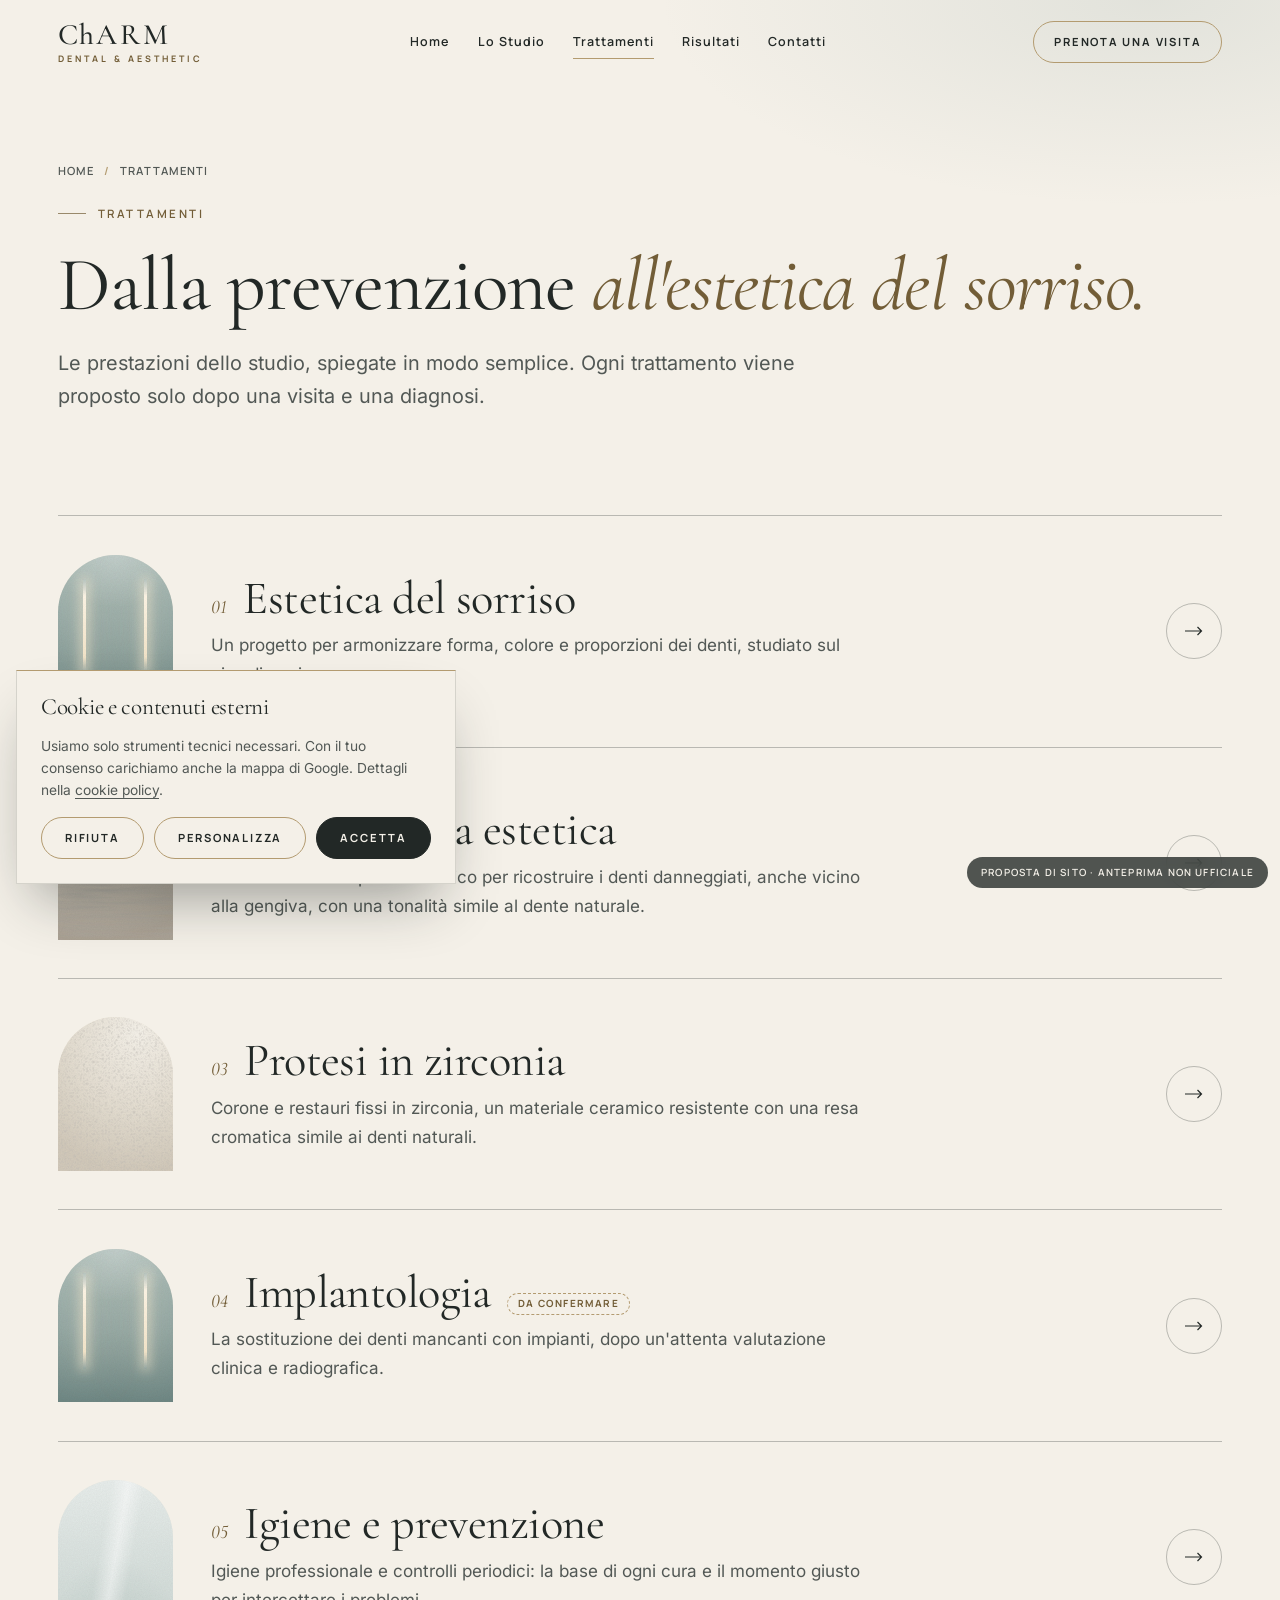
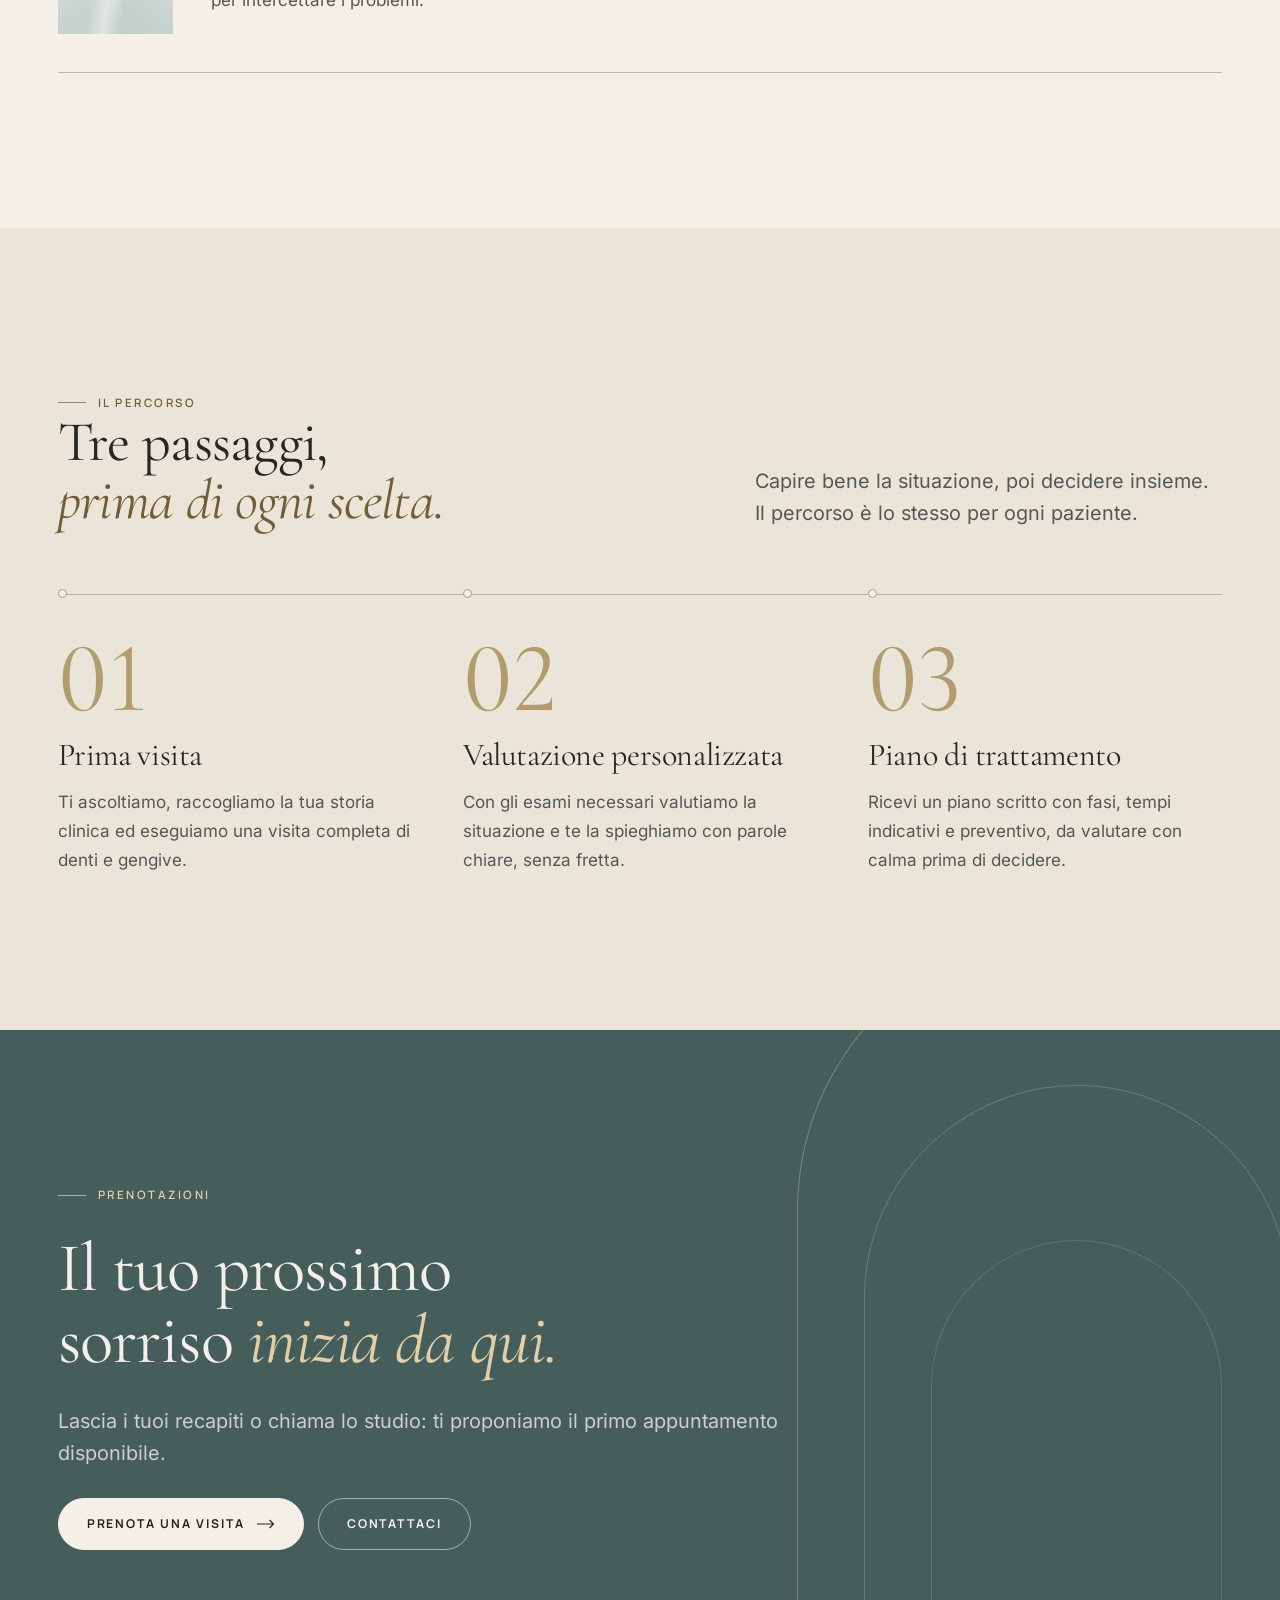
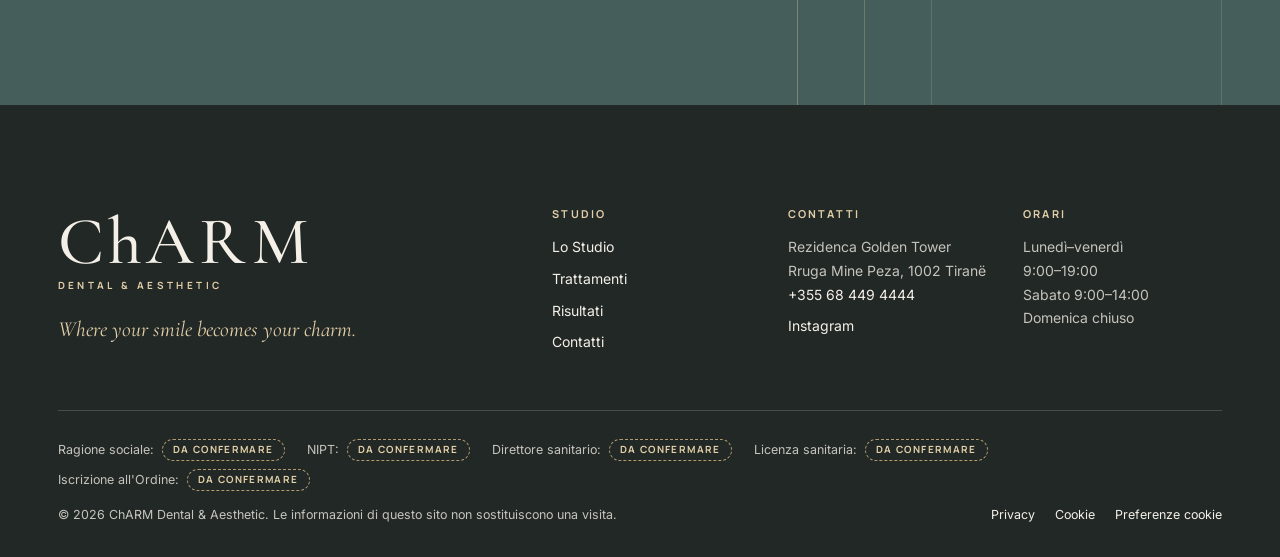
<file: trattamenti/index.html>
<!doctype html>
<html lang="it" class="no-js" data-mode="preview">
<head>
<meta charset="utf-8">
<meta name="viewport" content="width=device-width, initial-scale=1, viewport-fit=cover">
<title>Trattamenti dentali a Tirana | ChARM Dental &amp; Aesthetic</title>
<meta name="claude:viewport-fit-sides" content="cover">
<meta name="description" content="Estetica del sorriso, conservativa estetica, protesi in zirconia, igiene e prevenzione: i trattamenti di ChARM Dental &amp; Aesthetic a Tirana.">
<meta name="robots" content="noindex, nofollow">
<link rel="canonical" href="https://www.dominio-da-definire.al/trattamenti/">
<meta name="theme-color" content="#F4F0E8">
<meta name="format-detection" content="telephone=no">
<meta property="og:type" content="website">
<meta property="og:locale" content="it_IT">
<meta property="og:site_name" content="ChARM Dental &amp; Aesthetic">
<meta property="og:title" content="Trattamenti dentali a Tirana | ChARM Dental &amp; Aesthetic">
<meta property="og:description" content="Estetica del sorriso, conservativa estetica, protesi in zirconia, igiene e prevenzione: i trattamenti di ChARM Dental &amp; Aesthetic a Tirana.">
<meta property="og:url" content="https://www.dominio-da-definire.al/trattamenti/">
<meta property="og:image" content="https://www.dominio-da-definire.al/assets/img/og-image.png">
<meta property="og:image:width" content="1200"><meta property="og:image:height" content="630">
<meta name="twitter:card" content="summary_large_image">
<link rel="icon" href="../assets/img/favicon.svg" type="image/svg+xml">
<link rel="apple-touch-icon" href="../assets/img/apple-touch-icon.png">
<link rel="preload" href="../assets/fonts/cormorant-garamond-latin-400-normal.woff2" as="font" type="font/woff2" crossorigin>
<link rel="preload" href="../assets/fonts/inter-latin-wght-normal.woff2" as="font" type="font/woff2" crossorigin>
<link rel="stylesheet" href="../assets/css/site.css">
<script id="site-data" type="application/json">{"mode": "preview", "timezone": "Europe/Tirane", "hours": [["09:00", "19:00"], ["09:00", "19:00"], ["09:00", "19:00"], ["09:00", "19:00"], ["09:00", "19:00"], ["09:00", "14:00"], null], "phone": "+355 68 449 4444", "ga4": null}</script>
<script type="application/ld+json">{"@context": "https://schema.org", "@type": "BreadcrumbList", "itemListElement": [{"@type": "ListItem", "position": 1, "name": "Home", "item": "https://www.dominio-da-definire.al/"}, {"@type": "ListItem", "position": 2, "name": "Trattamenti", "item": "https://www.dominio-da-definire.al/trattamenti/"}]}</script>
<script src="../assets/js/site.js" defer></script>
</head>
<body>
<a class="skip-link" href="#main">Vai al contenuto</a>
<header class="site-header">
  <div class="wrap site-header__inner">
    <a class="brand" href="../index.html" aria-label="ChARM Dental &amp; Aesthetic, torna alla home">
      <span class="brand__word">Ch<span>ARM</span></span>
      <span class="brand__sub">Dental &amp; Aesthetic</span>
    </a>
    <nav class="nav" aria-label="Principale"><ul role="list"><li><a href="../index.html">Home</a></li><li><a href="../lo-studio.html">Lo Studio</a></li><li><a href="../trattamenti/index.html" aria-current="page">Trattamenti</a></li><li><a href="../risultati.html">Risultati</a></li><li><a href="../contatti.html">Contatti</a></li></ul></nav>
    <a class="btn btn--gold btn--sm header-cta" href="../contatti.html#prenota"><span>Prenota una visita</span></a>
    <button class="menu-toggle" type="button" aria-expanded="false" aria-controls="mobile-menu">
      <span class="menu-toggle__lines" aria-hidden="true"></span><span class="sr-only">Apri il menu</span>
    </button>
  </div>
</header>
<div class="mobile-menu on-dark" id="mobile-menu" aria-hidden="true">
  <nav aria-label="Menu mobile"><ul role="list"><li><a class="mobile-menu__link" href="../index.html">Home</a></li><li><a class="mobile-menu__link" href="../lo-studio.html">Lo Studio</a></li><li><a class="mobile-menu__link" href="../trattamenti/index.html" aria-current="page">Trattamenti</a></li><li><a class="mobile-menu__link" href="../risultati.html">Risultati</a></li><li><a class="mobile-menu__link" href="../contatti.html">Contatti</a></li></ul></nav>
  <div class="mobile-menu__foot">
    <a class="btn btn--light" href="../contatti.html#prenota"><span>Prenota una visita</span><svg class="arrow" viewBox="0 0 18 10" fill="none" aria-hidden="true"><path d="M0 5h16.5M12.5 1l4 4-4 4" stroke="currentColor" stroke-width="1.2"/></svg></a>
    <div class="mobile-menu__meta">
      <strong>+355 68 449 4444</strong>
      <span>Rruga Mine Peza, Rezidenca Golden Tower, Tirana</span>
    </div>
  </div>
</div>
<main id="main">

<section class="page-hero" aria-labelledby="page-title">
  <div class="wrap page-hero__grid">
    <div class="page-hero__copy">
      <nav class="breadcrumb" aria-label="Percorso"><ol><li><a href="../index.html">Home</a></li><li><span aria-current="page">Trattamenti</span></li></ol></nav>
      <p class="eyebrow">Trattamenti</p>
      <h1 id="page-title">Dalla prevenzione <em>all'estetica del sorriso.</em></h1>
      <p class="lead">Le prestazioni dello studio, spiegate in modo semplice. Ogni trattamento viene proposto solo dopo una visita e una diagnosi.</p>
    </div>
  </div>
</section>
<section class="section section--tight-top" aria-label="Elenco trattamenti">
  <div class="wrap"><ol class="t-rows" role="list"><li class="t-row" data-reveal>
  <a class="t-row__link" href="../trattamenti/estetica-del-sorriso.html">
    <div class="media arch t-row__thumb" role="img" aria-label="Segnaposto: Estetica del sorriso"><div class="media__zoom"><div class="mat mat--sage"></div></div></div>
    <div class="t-row__body">
      <div class="t-row__head"><span class="t-row__num">01</span><h2>Estetica del sorriso</h2></div>
      <p>Un progetto per armonizzare forma, colore e proporzioni dei denti, studiato sul viso di ogni persona.</p>
    </div>
    <span class="t-row__go" aria-hidden="true"><svg class="arrow" viewBox="0 0 18 10" fill="none" aria-hidden="true"><path d="M0 5h16.5M12.5 1l4 4-4 4" stroke="currentColor" stroke-width="1.2"/></svg></span>
  </a>
</li><li class="t-row" data-reveal>
  <a class="t-row__link" href="../trattamenti/conservativa-estetica.html">
    <div class="media arch t-row__thumb" role="img" aria-label="Segnaposto: Conservativa estetica"><div class="media__zoom"><div class="mat mat--stone"></div></div></div>
    <div class="t-row__body">
      <div class="t-row__head"><span class="t-row__num">02</span><h2>Conservativa estetica</h2></div>
      <p>Otturazioni in composito estetico per ricostruire i denti danneggiati, anche vicino alla gengiva, con una tonalità simile al dente naturale.</p>
    </div>
    <span class="t-row__go" aria-hidden="true"><svg class="arrow" viewBox="0 0 18 10" fill="none" aria-hidden="true"><path d="M0 5h16.5M12.5 1l4 4-4 4" stroke="currentColor" stroke-width="1.2"/></svg></span>
  </a>
</li><li class="t-row" data-reveal>
  <a class="t-row__link" href="../trattamenti/protesi-zirconia.html">
    <div class="media arch t-row__thumb" role="img" aria-label="Segnaposto: Protesi in zirconia"><div class="media__zoom"><div class="mat mat--ivory"></div></div></div>
    <div class="t-row__body">
      <div class="t-row__head"><span class="t-row__num">03</span><h2>Protesi in zirconia</h2></div>
      <p>Corone e restauri fissi in zirconia, un materiale ceramico resistente con una resa cromatica simile ai denti naturali.</p>
    </div>
    <span class="t-row__go" aria-hidden="true"><svg class="arrow" viewBox="0 0 18 10" fill="none" aria-hidden="true"><path d="M0 5h16.5M12.5 1l4 4-4 4" stroke="currentColor" stroke-width="1.2"/></svg></span>
  </a>
</li><li class="t-row" data-reveal>
  <a class="t-row__link" href="../trattamenti/implantologia.html">
    <div class="media arch t-row__thumb" role="img" aria-label="Segnaposto: Implantologia"><div class="media__zoom"><div class="mat mat--sage"></div></div></div>
    <div class="t-row__body">
      <div class="t-row__head"><span class="t-row__num">04</span><h2>Implantologia</h2><span class="tbc">Da confermare</span></div>
      <p>La sostituzione dei denti mancanti con impianti, dopo un&#x27;attenta valutazione clinica e radiografica.</p>
    </div>
    <span class="t-row__go" aria-hidden="true"><svg class="arrow" viewBox="0 0 18 10" fill="none" aria-hidden="true"><path d="M0 5h16.5M12.5 1l4 4-4 4" stroke="currentColor" stroke-width="1.2"/></svg></span>
  </a>
</li><li class="t-row" data-reveal>
  <a class="t-row__link" href="../trattamenti/igiene-prevenzione.html">
    <div class="media arch t-row__thumb" role="img" aria-label="Segnaposto: Igiene e prevenzione"><div class="media__zoom"><div class="mat mat--mist"></div></div></div>
    <div class="t-row__body">
      <div class="t-row__head"><span class="t-row__num">05</span><h2>Igiene e prevenzione</h2></div>
      <p>Igiene professionale e controlli periodici: la base di ogni cura e il momento giusto per intercettare i problemi.</p>
    </div>
    <span class="t-row__go" aria-hidden="true"><svg class="arrow" viewBox="0 0 18 10" fill="none" aria-hidden="true"><path d="M0 5h16.5M12.5 1l4 4-4 4" stroke="currentColor" stroke-width="1.2"/></svg></span>
  </a>
</li></ol></div>
</section>
<section class="section band-paper" aria-labelledby="journey-title">
  <div class="wrap">
    <header class="section-head section-head--split" data-reveal>
      <div><p class="eyebrow">Il percorso</p><h2 id="journey-title">Tre passaggi, <em>prima di ogni scelta.</em></h2></div>
      <p class="lead">Capire bene la situazione, poi decidere insieme. Il percorso è lo stesso per ogni paziente.</p>
    </header>
    <ol class="journey__list" role="list" data-stagger><li class="journey__track" aria-hidden="true"></li><li class="journey__step" data-reveal><span class="journey__num" aria-hidden="true">01</span><h3>Prima visita</h3><p>Ti ascoltiamo, raccogliamo la tua storia clinica ed eseguiamo una visita completa di denti e gengive.</p></li><li class="journey__step" data-reveal><span class="journey__num" aria-hidden="true">02</span><h3>Valutazione personalizzata</h3><p>Con gli esami necessari valutiamo la situazione e te la spieghiamo con parole chiare, senza fretta.</p></li><li class="journey__step" data-reveal><span class="journey__num" aria-hidden="true">03</span><h3>Piano di trattamento</h3><p>Ricevi un piano scritto con fasi, tempi indicativi e preventivo, da valutare con calma prima di decidere.</p></li></ol>
  </div>
</section>
<section class="section band-sage on-dark cta-band" aria-labelledby="cta-title">
  <div class="cta-band__decor" aria-hidden="true"><span></span><span></span><span></span></div>
  <div class="wrap">
    <div class="cta-band__inner" data-reveal>
      <p class="eyebrow">Prenotazioni</p>
      <h2 id="cta-title">Il tuo prossimo sorriso <em>inizia da qui.</em></h2>
      <p class="lead">Lascia i tuoi recapiti o chiama lo studio: ti proponiamo il primo appuntamento disponibile.</p>
      <div class="cta-band__actions">
        <a class="btn btn--light" href="../contatti.html#prenota"><span>Prenota una visita</span><svg class="arrow" viewBox="0 0 18 10" fill="none" aria-hidden="true"><path d="M0 5h16.5M12.5 1l4 4-4 4" stroke="currentColor" stroke-width="1.2"/></svg></a>
        <a class="btn btn--ghost-light" href="../contatti.html"><span>Contattaci</span></a>
      </div>
    </div>
  </div>
</section>

</main>
<footer class="site-footer on-dark">
  <div class="wrap">
    <div class="footer-top">
      <div class="footer-brand">
        <a class="brand" href="../index.html" aria-label="ChARM Dental &amp; Aesthetic, home">
          <span class="brand__word">Ch<span>ARM</span></span><span class="brand__sub">Dental &amp; Aesthetic</span>
        </a>
        <p class="footer-claim">Where your smile becomes your charm.</p>
      </div>
      <div class="footer-cols">
        <div class="footer-col"><h2>Studio</h2><ul role="list"><li><a href="../lo-studio.html">Lo Studio</a></li><li><a href="../trattamenti/index.html">Trattamenti</a></li><li><a href="../risultati.html">Risultati</a></li><li><a href="../contatti.html">Contatti</a></li></ul></div>
        <div class="footer-col"><h2>Contatti</h2>
          <p>Rezidenca Golden Tower<br>Rruga Mine Peza, 1002 Tiranë</p>
          <p><a href="tel:+355684494444">+355 68 449 4444</a></p>
          <ul role="list" class="footer-social"><li><a href="https://www.instagram.com/charm.dental/" target="_blank" rel="noopener">Instagram</a></li></ul>
        </div>
        <div class="footer-col"><h2>Orari</h2><p>Lunedì–venerdì<br>9:00–19:00</p><p>Sabato 9:00–14:00<br>Domenica chiuso</p></div>
      </div>
    </div>
    <div class="footer-legal">
      <ul class="footer-legal__data" role="list"><li>Ragione sociale: <span class="tbc">Da confermare</span></li><li>NIPT: <span class="tbc">Da confermare</span></li><li>Direttore sanitario: <span class="tbc">Da confermare</span></li><li>Licenza sanitaria: <span class="tbc">Da confermare</span></li><li>Iscrizione all'Ordine: <span class="tbc">Da confermare</span></li></ul>
      <div class="footer-legal__row">
        <p>© <span data-year>2026</span> ChARM Dental &amp; Aesthetic. Le informazioni di questo sito non sostituiscono una visita.</p>
        <div class="footer-legal__links">
          <a href="../privacy.html">Privacy</a>
          <a href="../cookie.html">Cookie</a>
          <button type="button" data-cookie-open>Preferenze cookie</button>
          
        </div>
      </div>
    </div>
  </div>
</footer>
<section class="cookie" id="cookie" aria-labelledby="cookie-title" hidden>
  <h2 id="cookie-title">Cookie e contenuti esterni</h2>
  <p>Usiamo solo strumenti tecnici necessari. Con il tuo consenso carichiamo anche la mappa di Google. Dettagli nella <a href="../cookie.html">cookie policy</a>.</p>
  <div class="cookie__prefs" hidden>
    <div class="cookie__opt"><label for="consent-necessary">Necessari</label>
      <small>Ricordano le tue scelte sui cookie. Sempre attivi.</small>
      <span class="switch"><input type="checkbox" id="consent-necessary" checked disabled><span></span></span></div>
    <div class="cookie__opt"><label for="consent-maps">Mappe</label>
      <small>Google Maps per mostrare la posizione dello studio.</small>
      <span class="switch"><input type="checkbox" id="consent-maps"><span></span></span></div>
    <div class="cookie__opt"><label for="consent-stats">Statistiche</label>
        <small>Misurano in forma aggregata le visite al sito.</small>
        <span class="switch"><input type="checkbox" id="consent-stats"><span></span></span></div>
    <button class="btn btn--sm btn--solid" type="button" data-cookie="save"><span>Salva le scelte</span></button>
  </div>
  <div class="cookie__actions">
    <button class="btn btn--sm btn--gold" type="button" data-cookie="reject"><span>Rifiuta</span></button>
    <button class="btn btn--sm btn--gold" type="button" data-cookie="customize"><span>Personalizza</span></button>
    <button class="btn btn--sm btn--solid" type="button" data-cookie="accept"><span>Accetta</span></button>
  </div>
</section>
<p class="preview-badge">Proposta di sito · anteprima non ufficiale</p>
</body>
</html>
</file>
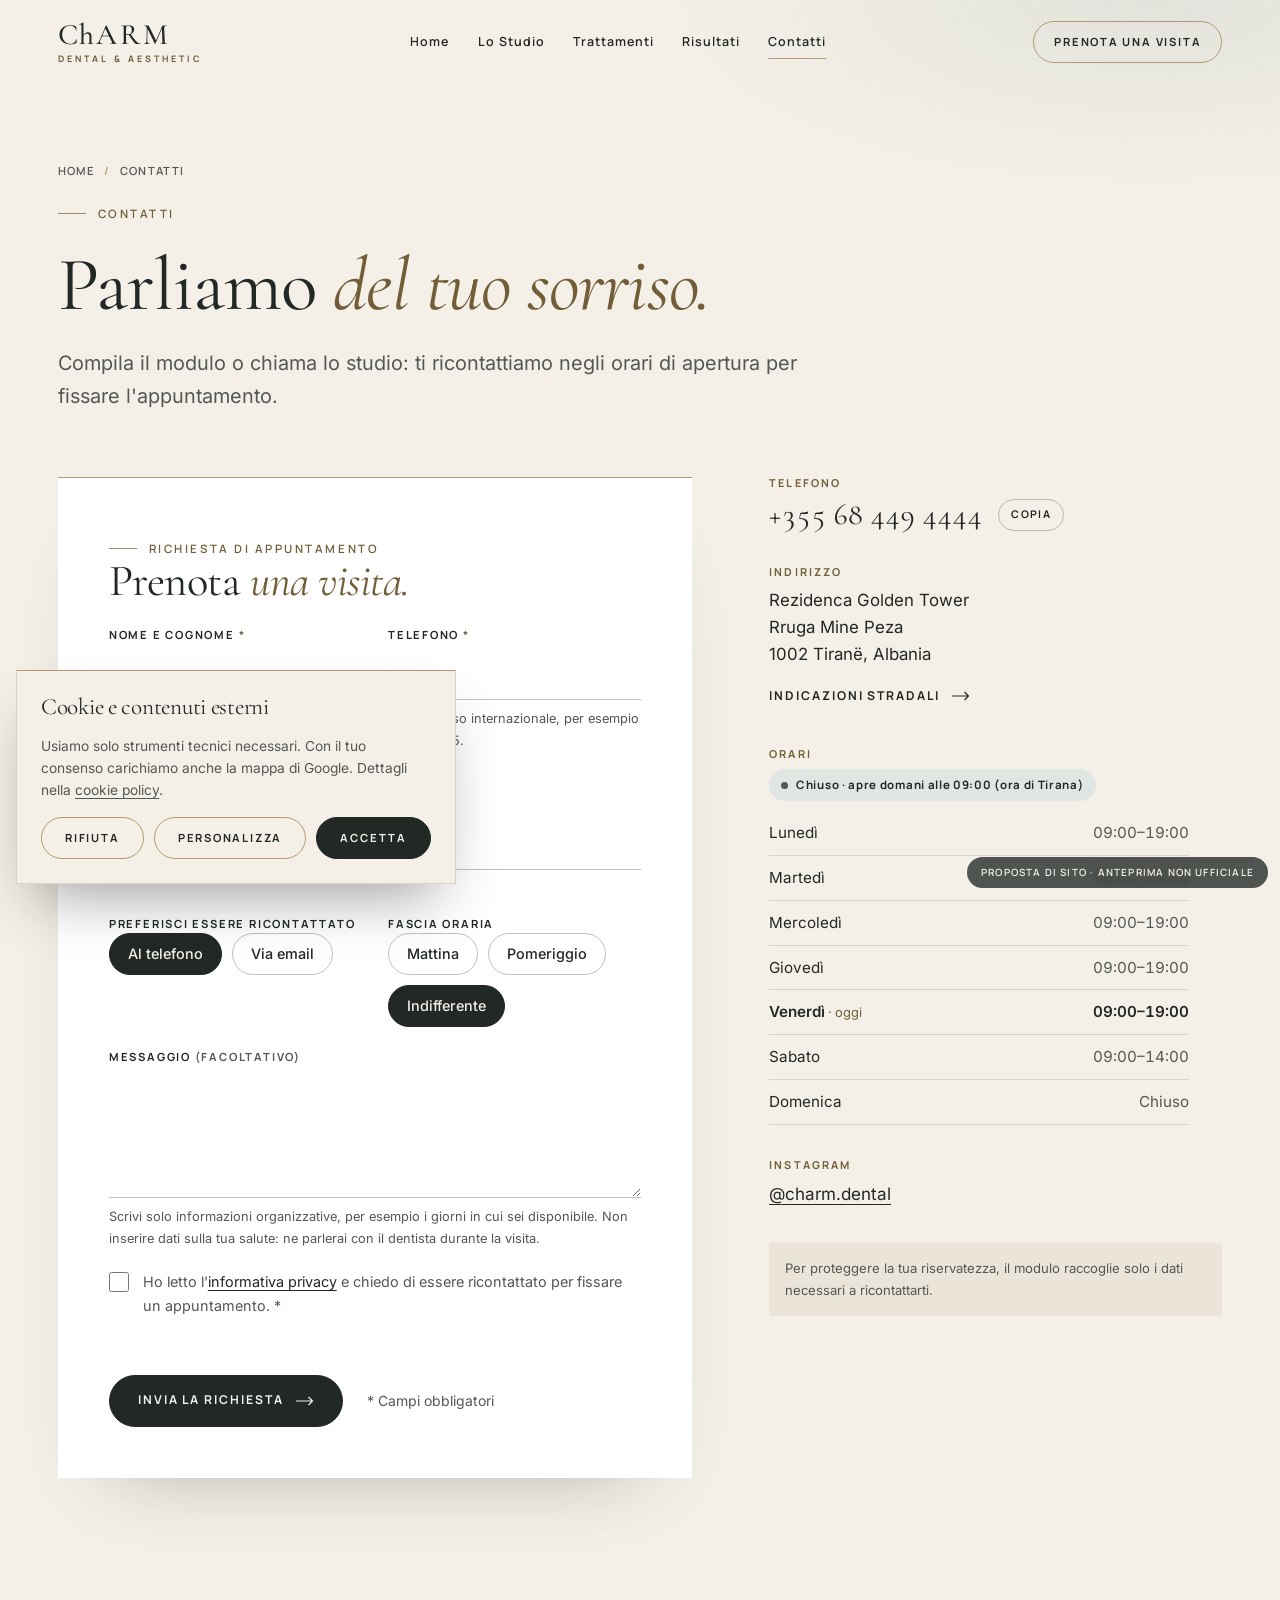
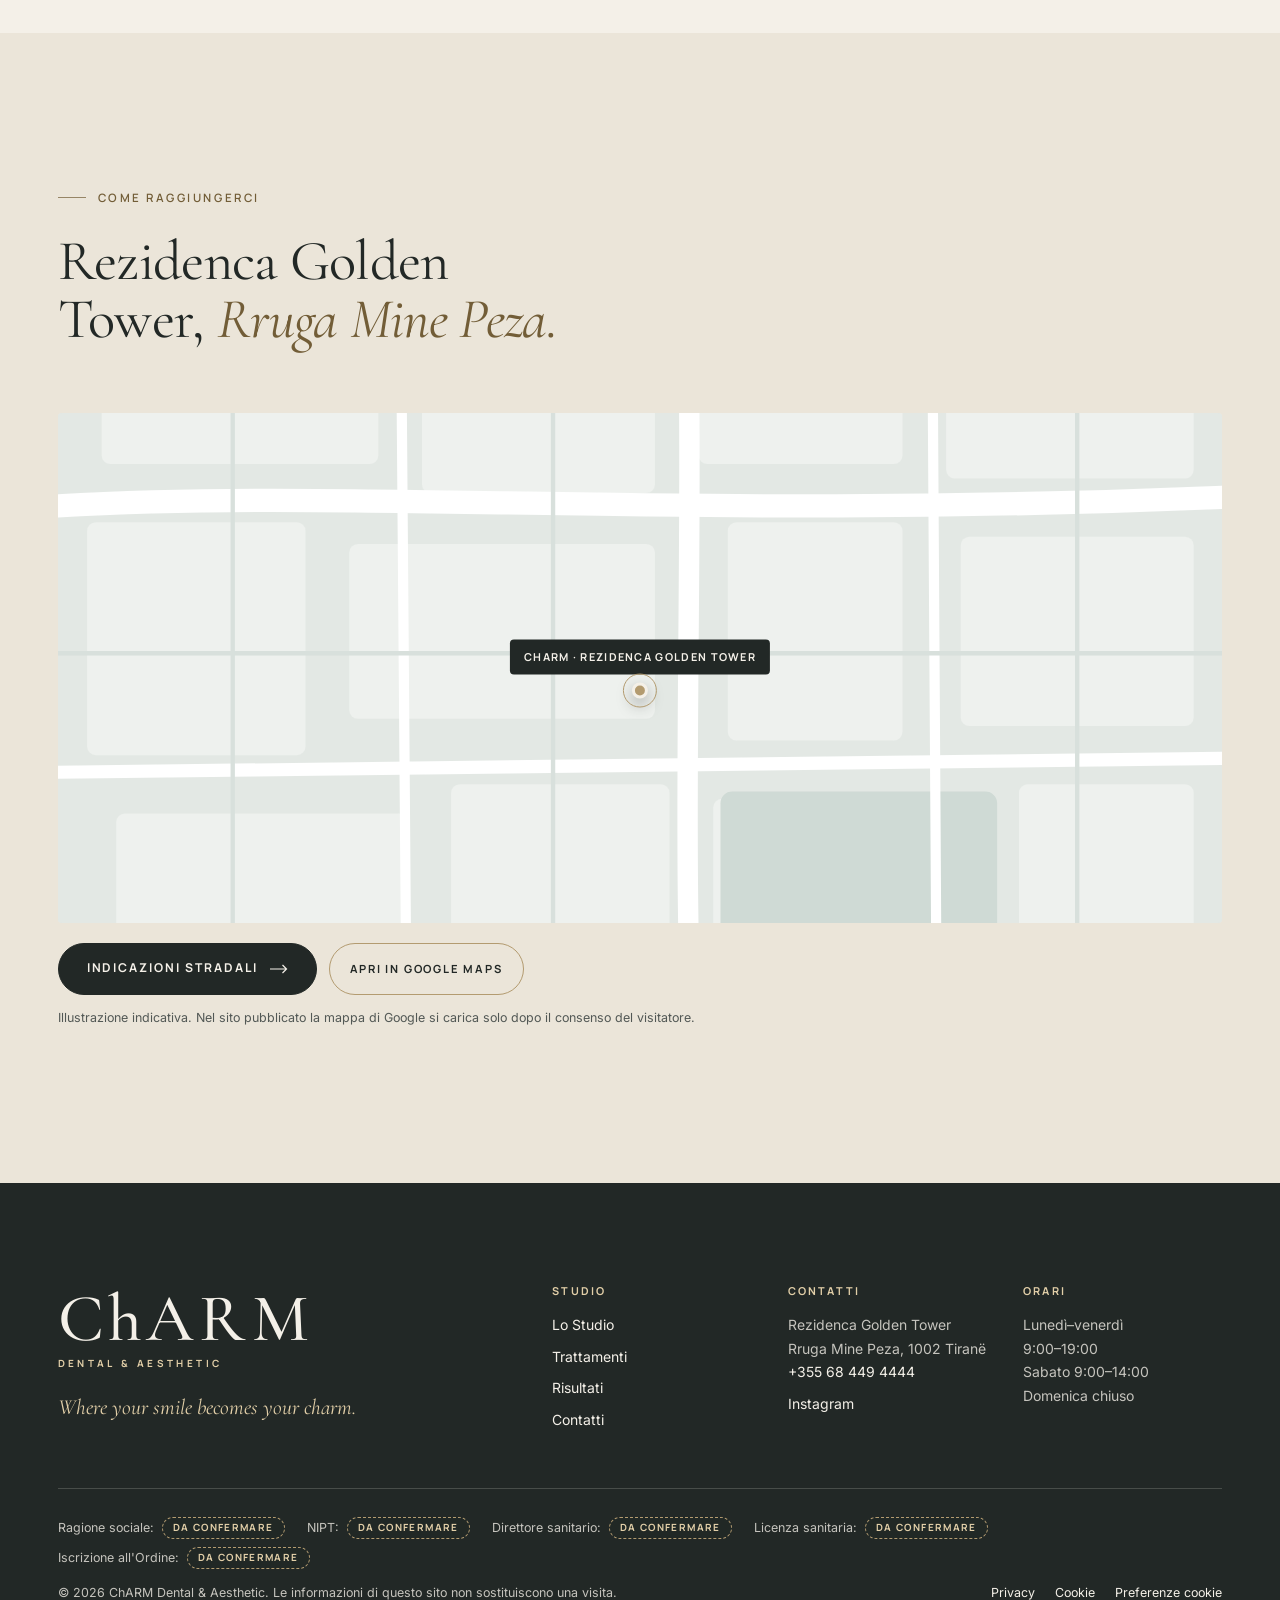
<file: contatti.html>
<!doctype html>
<html lang="it" class="no-js" data-mode="preview">
<head>
<meta charset="utf-8">
<meta name="viewport" content="width=device-width, initial-scale=1, viewport-fit=cover">
<title>Contatti e prenotazioni | ChARM Dental &amp; Aesthetic, Tirana</title>
<meta name="claude:viewport-fit-sides" content="cover">
<meta name="description" content="Prenota una visita da ChARM Dental &amp; Aesthetic: Rezidenca Golden Tower, Rruga Mine Peza, Tirana. Tel. +355 68 449 4444. Orari e indicazioni.">
<meta name="robots" content="noindex, nofollow">
<link rel="canonical" href="https://www.dominio-da-definire.al/contatti">
<meta name="theme-color" content="#F4F0E8">
<meta name="format-detection" content="telephone=no">
<meta property="og:type" content="website">
<meta property="og:locale" content="it_IT">
<meta property="og:site_name" content="ChARM Dental &amp; Aesthetic">
<meta property="og:title" content="Contatti e prenotazioni | ChARM Dental &amp; Aesthetic, Tirana">
<meta property="og:description" content="Prenota una visita da ChARM Dental &amp; Aesthetic: Rezidenca Golden Tower, Rruga Mine Peza, Tirana. Tel. +355 68 449 4444. Orari e indicazioni.">
<meta property="og:url" content="https://www.dominio-da-definire.al/contatti">
<meta property="og:image" content="https://www.dominio-da-definire.al/assets/img/og-image.png">
<meta property="og:image:width" content="1200"><meta property="og:image:height" content="630">
<meta name="twitter:card" content="summary_large_image">
<link rel="icon" href="assets/img/favicon.svg" type="image/svg+xml">
<link rel="apple-touch-icon" href="assets/img/apple-touch-icon.png">
<link rel="preload" href="assets/fonts/cormorant-garamond-latin-400-normal.woff2" as="font" type="font/woff2" crossorigin>
<link rel="preload" href="assets/fonts/inter-latin-wght-normal.woff2" as="font" type="font/woff2" crossorigin>
<link rel="stylesheet" href="assets/css/site.css">
<script id="site-data" type="application/json">{"mode": "preview", "timezone": "Europe/Tirane", "hours": [["09:00", "19:00"], ["09:00", "19:00"], ["09:00", "19:00"], ["09:00", "19:00"], ["09:00", "19:00"], ["09:00", "14:00"], null], "phone": "+355 68 449 4444", "ga4": null}</script>
<script type="application/ld+json">{"@context": "https://schema.org", "@type": "BreadcrumbList", "itemListElement": [{"@type": "ListItem", "position": 1, "name": "Home", "item": "https://www.dominio-da-definire.al/"}, {"@type": "ListItem", "position": 2, "name": "Contatti", "item": "https://www.dominio-da-definire.al/contatti"}]}</script>
<script type="application/ld+json">{"@context": "https://schema.org", "@type": "Dentist", "@id": "https://www.dominio-da-definire.al/#studio", "name": "ChARM Dental & Aesthetic", "description": "Clinica dentale a Tirana: estetica del sorriso, conservativa, protesi in zirconia e igiene professionale.", "url": "https://www.dominio-da-definire.al/", "image": "https://www.dominio-da-definire.al/assets/img/og-image.png", "telephone": "+355684494444", "address": {"@type": "PostalAddress", "streetAddress": "Rezidenca Golden Tower, Rruga Mine Peza", "addressLocality": "Tiranë", "postalCode": "1002", "addressCountry": "AL"}, "geo": {"@type": "GeoCoordinates", "latitude": 41.3329856, "longitude": 19.8081858}, "hasMap": "https://maps.app.goo.gl/KrzaRwimTgJj58H98", "openingHoursSpecification": [{"@type": "OpeningHoursSpecification", "dayOfWeek": ["Monday", "Tuesday", "Wednesday", "Thursday", "Friday"], "opens": "09:00", "closes": "19:00"}, {"@type": "OpeningHoursSpecification", "dayOfWeek": "Saturday", "opens": "09:00", "closes": "14:00"}], "sameAs": ["https://www.instagram.com/charm.dental/"]}</script>
<script src="assets/js/site.js" defer></script>
</head>
<body>
<a class="skip-link" href="#main">Vai al contenuto</a>
<header class="site-header">
  <div class="wrap site-header__inner">
    <a class="brand" href="index.html" aria-label="ChARM Dental &amp; Aesthetic, torna alla home">
      <span class="brand__word">Ch<span>ARM</span></span>
      <span class="brand__sub">Dental &amp; Aesthetic</span>
    </a>
    <nav class="nav" aria-label="Principale"><ul role="list"><li><a href="index.html">Home</a></li><li><a href="lo-studio.html">Lo Studio</a></li><li><a href="trattamenti/index.html">Trattamenti</a></li><li><a href="risultati.html">Risultati</a></li><li><a href="contatti.html" aria-current="page">Contatti</a></li></ul></nav>
    <a class="btn btn--gold btn--sm header-cta" href="contatti.html#prenota"><span>Prenota una visita</span></a>
    <button class="menu-toggle" type="button" aria-expanded="false" aria-controls="mobile-menu">
      <span class="menu-toggle__lines" aria-hidden="true"></span><span class="sr-only">Apri il menu</span>
    </button>
  </div>
</header>
<div class="mobile-menu on-dark" id="mobile-menu" aria-hidden="true">
  <nav aria-label="Menu mobile"><ul role="list"><li><a class="mobile-menu__link" href="index.html">Home</a></li><li><a class="mobile-menu__link" href="lo-studio.html">Lo Studio</a></li><li><a class="mobile-menu__link" href="trattamenti/index.html">Trattamenti</a></li><li><a class="mobile-menu__link" href="risultati.html">Risultati</a></li><li><a class="mobile-menu__link" href="contatti.html" aria-current="page">Contatti</a></li></ul></nav>
  <div class="mobile-menu__foot">
    <a class="btn btn--light" href="contatti.html#prenota"><span>Prenota una visita</span><svg class="arrow" viewBox="0 0 18 10" fill="none" aria-hidden="true"><path d="M0 5h16.5M12.5 1l4 4-4 4" stroke="currentColor" stroke-width="1.2"/></svg></a>
    <div class="mobile-menu__meta">
      <strong>+355 68 449 4444</strong>
      <span>Rruga Mine Peza, Rezidenca Golden Tower, Tirana</span>
    </div>
  </div>
</div>
<main id="main">

<section class="page-hero page-hero--compact" aria-labelledby="page-title">
  <div class="wrap page-hero__grid">
    <div class="page-hero__copy">
      <nav class="breadcrumb" aria-label="Percorso"><ol><li><a href="index.html">Home</a></li><li><span aria-current="page">Contatti</span></li></ol></nav>
      <p class="eyebrow">Contatti</p>
      <h1 id="page-title">Parliamo <em>del tuo sorriso.</em></h1>
      <p class="lead">Compila il modulo o chiama lo studio: ti ricontattiamo negli orari di apertura per fissare l'appuntamento.</p>
    </div>
  </div>
</section>
<section class="section section--tight-top" aria-label="Modulo e recapiti">
  <div class="wrap contact__grid">
    <form class="form" id="prenota" data-contact novalidate aria-labelledby="form-title">
  <div><p class="eyebrow">Richiesta di appuntamento</p><h2 id="form-title">Prenota <em>una visita.</em></h2></div>
  <div class="form__row form__row--2">
    <div class="field"><label for="f-name">Nome e cognome <span class="req" aria-hidden="true">*</span></label>
      <input id="f-name" name="name" type="text" autocomplete="name" required aria-describedby="f-name-error" maxlength="80">
      <p class="error" id="f-name-error" aria-live="polite"></p></div>
    <div class="field"><label for="f-phone">Telefono <span class="req" aria-hidden="true">*</span></label>
      <input id="f-phone" name="phone" type="tel" autocomplete="tel" inputmode="tel" required aria-describedby="f-phone-hint f-phone-error" maxlength="20">
      <p class="hint" id="f-phone-hint">Con prefisso internazionale, per esempio +39 o +355.</p>
      <p class="error" id="f-phone-error" aria-live="polite"></p></div>
  </div>
  <div class="field"><label for="f-email">Email <span class="muted">(facoltativa)</span></label>
    <input id="f-email" name="email" type="email" autocomplete="email" aria-describedby="f-email-error" maxlength="120">
    <p class="error" id="f-email-error" aria-live="polite"></p></div>
  <div class="form__row form__row--2">
    <fieldset class="field"><legend>Preferisci essere ricontattato</legend>
      <div class="choice-row">
        <label class="choice"><input type="radio" name="channel" value="telefono" checked><span>Al telefono</span></label>
        <label class="choice"><input type="radio" name="channel" value="email"><span>Via email</span></label>
      </div></fieldset>
    <fieldset class="field"><legend>Fascia oraria</legend>
      <div class="choice-row">
        <label class="choice"><input type="radio" name="time" value="mattina"><span>Mattina</span></label>
        <label class="choice"><input type="radio" name="time" value="pomeriggio"><span>Pomeriggio</span></label>
        <label class="choice"><input type="radio" name="time" value="indifferente" checked><span>Indifferente</span></label>
      </div></fieldset>
  </div>
  <div class="field"><label for="f-msg">Messaggio <span class="muted">(facoltativo)</span></label>
    <textarea id="f-msg" name="message" rows="4" maxlength="600" aria-describedby="f-msg-hint"></textarea>
    <p class="hint" id="f-msg-hint">Scrivi solo informazioni organizzative, per esempio i giorni in cui sei disponibile. Non inserire dati sulla tua salute: ne parlerai con il dentista durante la visita.</p></div>
  <div class="hp" aria-hidden="true"><label for="f-website">Sito web</label><input id="f-website" name="website" type="text" tabindex="-1" autocomplete="off"></div>
  <div class="check"><input id="f-privacy" name="privacy" type="checkbox" required aria-describedby="f-privacy-error">
    <label for="f-privacy">Ho letto l'<a href="privacy.html">informativa privacy</a> e chiedo di essere ricontattato per fissare un appuntamento. <span class="req" aria-hidden="true">*</span></label></div>
  <p class="error" id="f-privacy-error" aria-live="polite"></p>
  <div class="form__foot">
    <button class="btn btn--solid" type="submit"><span>Invia la richiesta</span><svg class="arrow" viewBox="0 0 18 10" fill="none" aria-hidden="true"><path d="M0 5h16.5M12.5 1l4 4-4 4" stroke="currentColor" stroke-width="1.2"/></svg><span class="spinner" aria-hidden="true"></span></button>
    <p class="small muted">* Campi obbligatori</p>
  </div>
  <p class="form-status" role="status" tabindex="-1"></p>
</form>
    <div class="location__info">
      <div class="info-block"><h2 class="info-title">Telefono</h2>
        <div class="copy-row"><a class="phone" href="tel:+355684494444">+355 68 449 4444</a>
        <button class="copy-btn" type="button" data-copy="+355 68 449 4444"><span>Copia</span></button></div></div>
      <div class="info-block"><h2 class="info-title">Indirizzo</h2>
        <address>Rezidenca Golden Tower<br>Rruga Mine Peza<br>1002 Tiranë, Albania</address>
        <a class="link-arrow" href="https://www.google.com/maps/dir/?api=1&amp;destination=41.3329856,19.8081858" target="_blank" rel="noopener">Indicazioni stradali <svg class="arrow" viewBox="0 0 18 10" fill="none" aria-hidden="true"><path d="M0 5h16.5M12.5 1l4 4-4 4" stroke="currentColor" stroke-width="1.2"/></svg></a></div>
      <div class="info-block"><h2 class="info-title">Orari</h2><p class="status-pill" data-open-status hidden></p><table class="hours" data-hours><caption class="sr-only">Orari di apertura</caption><tbody><tr><th scope="row">Lunedì</th><td>09:00–19:00</td></tr><tr><th scope="row">Martedì</th><td>09:00–19:00</td></tr><tr><th scope="row">Mercoledì</th><td>09:00–19:00</td></tr><tr><th scope="row">Giovedì</th><td>09:00–19:00</td></tr><tr><th scope="row">Venerdì</th><td>09:00–19:00</td></tr><tr><th scope="row">Sabato</th><td>09:00–14:00</td></tr><tr><th scope="row">Domenica</th><td>Chiuso</td></tr></tbody></table></div>
      <div class="info-block"><h2 class="info-title">Instagram</h2><a href="https://www.instagram.com/charm.dental/" target="_blank" rel="noopener">@charm.dental</a></div>
      <p class="privacy-note">Per proteggere la tua riservatezza, il modulo raccoglie solo i dati necessari a ricontattarti.</p>
    </div>
  </div>
</section>
<section class="section band-paper" id="dove-siamo" aria-labelledby="loc-title">
  <div class="wrap">
    <header class="section-head" data-reveal>
      <p class="eyebrow">Come raggiungerci</p>
      <h2 id="loc-title">Rezidenca Golden Tower, <em>Rruga Mine Peza.</em></h2>
    </header>
    <div data-reveal><div class="map-card" data-map-embed="https://www.google.com/maps?q=41.3329856,19.8081858&amp;z=17&amp;output=embed">
  <div class="map-card__canvas">
    <div class="map-art"><svg viewBox="0 0 800 600" preserveAspectRatio="xMidYMid slice" aria-hidden="true">
<rect width="800" height="600" fill="#E3E8E4"/>
<g fill="#EEF1EE">
<rect x="30" y="40" width="190" height="120" rx="6"/><rect x="250" y="30" width="160" height="150" rx="6"/><rect x="440" y="50" width="140" height="110" rx="6"/><rect x="610" y="30" width="170" height="140" rx="6"/>
<rect x="20" y="200" width="150" height="160" rx="6"/><rect x="200" y="215" width="210" height="120" rx="6"/><rect x="460" y="200" width="120" height="150" rx="6"/><rect x="620" y="210" width="160" height="130" rx="6"/>
<rect x="40" y="400" width="200" height="170" rx="6"/><rect x="270" y="380" width="150" height="180" rx="6"/><rect x="450" y="390" width="180" height="160" rx="6"/><rect x="660" y="380" width="120" height="190" rx="6"/>
</g>
<rect x="455" y="385" width="190" height="170" rx="8" fill="#CFDAD5"/>
<g stroke="#FFFFFF" stroke-linecap="round" fill="none">
<path d="M-20 190 C200 175 420 200 820 182" stroke-width="16"/><path d="M430 -20 C440 200 425 400 438 620" stroke-width="14"/>
<path d="M-20 372 L820 362" stroke-width="9"/><path d="M235 -20 L240 620" stroke-width="7"/><path d="M600 -20 L604 620" stroke-width="7"/>
</g>
<g stroke="#D8E0DC" stroke-width="3" fill="none"><path d="M0 100 H800"/><path d="M0 290 H800"/><path d="M0 480 H800"/><path d="M120 0 V600"/><path d="M340 0 V600"/><path d="M700 0 V600"/></g>
</svg></div>
    <div class="map-pin"><span class="map-pin__label">ChARM · Rezidenca Golden Tower</span><span class="map-pin__dot"></span></div>
  </div>
  <div class="map-card__bar">
    <a class="btn btn--solid" href="https://www.google.com/maps/dir/?api=1&destination=41.3329856,19.8081858" target="_blank" rel="noopener"><span>Indicazioni stradali</span><svg class="arrow" viewBox="0 0 18 10" fill="none" aria-hidden="true"><path d="M0 5h16.5M12.5 1l4 4-4 4" stroke="currentColor" stroke-width="1.2"/></svg></a>
    <a class="btn btn--sm btn--gold" href="https://maps.app.goo.gl/KrzaRwimTgJj58H98" target="_blank" rel="noopener"><span>Apri in Google Maps</span></a>
    
  </div>
  <p class="map-card__note">Illustrazione indicativa. Nel sito pubblicato la mappa di Google si carica solo dopo il consenso del visitatore.</p>
</div></div>
  </div>
</section>

</main>
<footer class="site-footer on-dark">
  <div class="wrap">
    <div class="footer-top">
      <div class="footer-brand">
        <a class="brand" href="index.html" aria-label="ChARM Dental &amp; Aesthetic, home">
          <span class="brand__word">Ch<span>ARM</span></span><span class="brand__sub">Dental &amp; Aesthetic</span>
        </a>
        <p class="footer-claim">Where your smile becomes your charm.</p>
      </div>
      <div class="footer-cols">
        <div class="footer-col"><h2>Studio</h2><ul role="list"><li><a href="lo-studio.html">Lo Studio</a></li><li><a href="trattamenti/index.html">Trattamenti</a></li><li><a href="risultati.html">Risultati</a></li><li><a href="contatti.html">Contatti</a></li></ul></div>
        <div class="footer-col"><h2>Contatti</h2>
          <p>Rezidenca Golden Tower<br>Rruga Mine Peza, 1002 Tiranë</p>
          <p><a href="tel:+355684494444">+355 68 449 4444</a></p>
          <ul role="list" class="footer-social"><li><a href="https://www.instagram.com/charm.dental/" target="_blank" rel="noopener">Instagram</a></li></ul>
        </div>
        <div class="footer-col"><h2>Orari</h2><p>Lunedì–venerdì<br>9:00–19:00</p><p>Sabato 9:00–14:00<br>Domenica chiuso</p></div>
      </div>
    </div>
    <div class="footer-legal">
      <ul class="footer-legal__data" role="list"><li>Ragione sociale: <span class="tbc">Da confermare</span></li><li>NIPT: <span class="tbc">Da confermare</span></li><li>Direttore sanitario: <span class="tbc">Da confermare</span></li><li>Licenza sanitaria: <span class="tbc">Da confermare</span></li><li>Iscrizione all'Ordine: <span class="tbc">Da confermare</span></li></ul>
      <div class="footer-legal__row">
        <p>© <span data-year>2026</span> ChARM Dental &amp; Aesthetic. Le informazioni di questo sito non sostituiscono una visita.</p>
        <div class="footer-legal__links">
          <a href="privacy.html">Privacy</a>
          <a href="cookie.html">Cookie</a>
          <button type="button" data-cookie-open>Preferenze cookie</button>
          
        </div>
      </div>
    </div>
  </div>
</footer>
<section class="cookie" id="cookie" aria-labelledby="cookie-title" hidden>
  <h2 id="cookie-title">Cookie e contenuti esterni</h2>
  <p>Usiamo solo strumenti tecnici necessari. Con il tuo consenso carichiamo anche la mappa di Google. Dettagli nella <a href="cookie.html">cookie policy</a>.</p>
  <div class="cookie__prefs" hidden>
    <div class="cookie__opt"><label for="consent-necessary">Necessari</label>
      <small>Ricordano le tue scelte sui cookie. Sempre attivi.</small>
      <span class="switch"><input type="checkbox" id="consent-necessary" checked disabled><span></span></span></div>
    <div class="cookie__opt"><label for="consent-maps">Mappe</label>
      <small>Google Maps per mostrare la posizione dello studio.</small>
      <span class="switch"><input type="checkbox" id="consent-maps"><span></span></span></div>
    <div class="cookie__opt"><label for="consent-stats">Statistiche</label>
        <small>Misurano in forma aggregata le visite al sito.</small>
        <span class="switch"><input type="checkbox" id="consent-stats"><span></span></span></div>
    <button class="btn btn--sm btn--solid" type="button" data-cookie="save"><span>Salva le scelte</span></button>
  </div>
  <div class="cookie__actions">
    <button class="btn btn--sm btn--gold" type="button" data-cookie="reject"><span>Rifiuta</span></button>
    <button class="btn btn--sm btn--gold" type="button" data-cookie="customize"><span>Personalizza</span></button>
    <button class="btn btn--sm btn--solid" type="button" data-cookie="accept"><span>Accetta</span></button>
  </div>
</section>
<p class="preview-badge">Proposta di sito · anteprima non ufficiale</p>
</body>
</html>
</file>
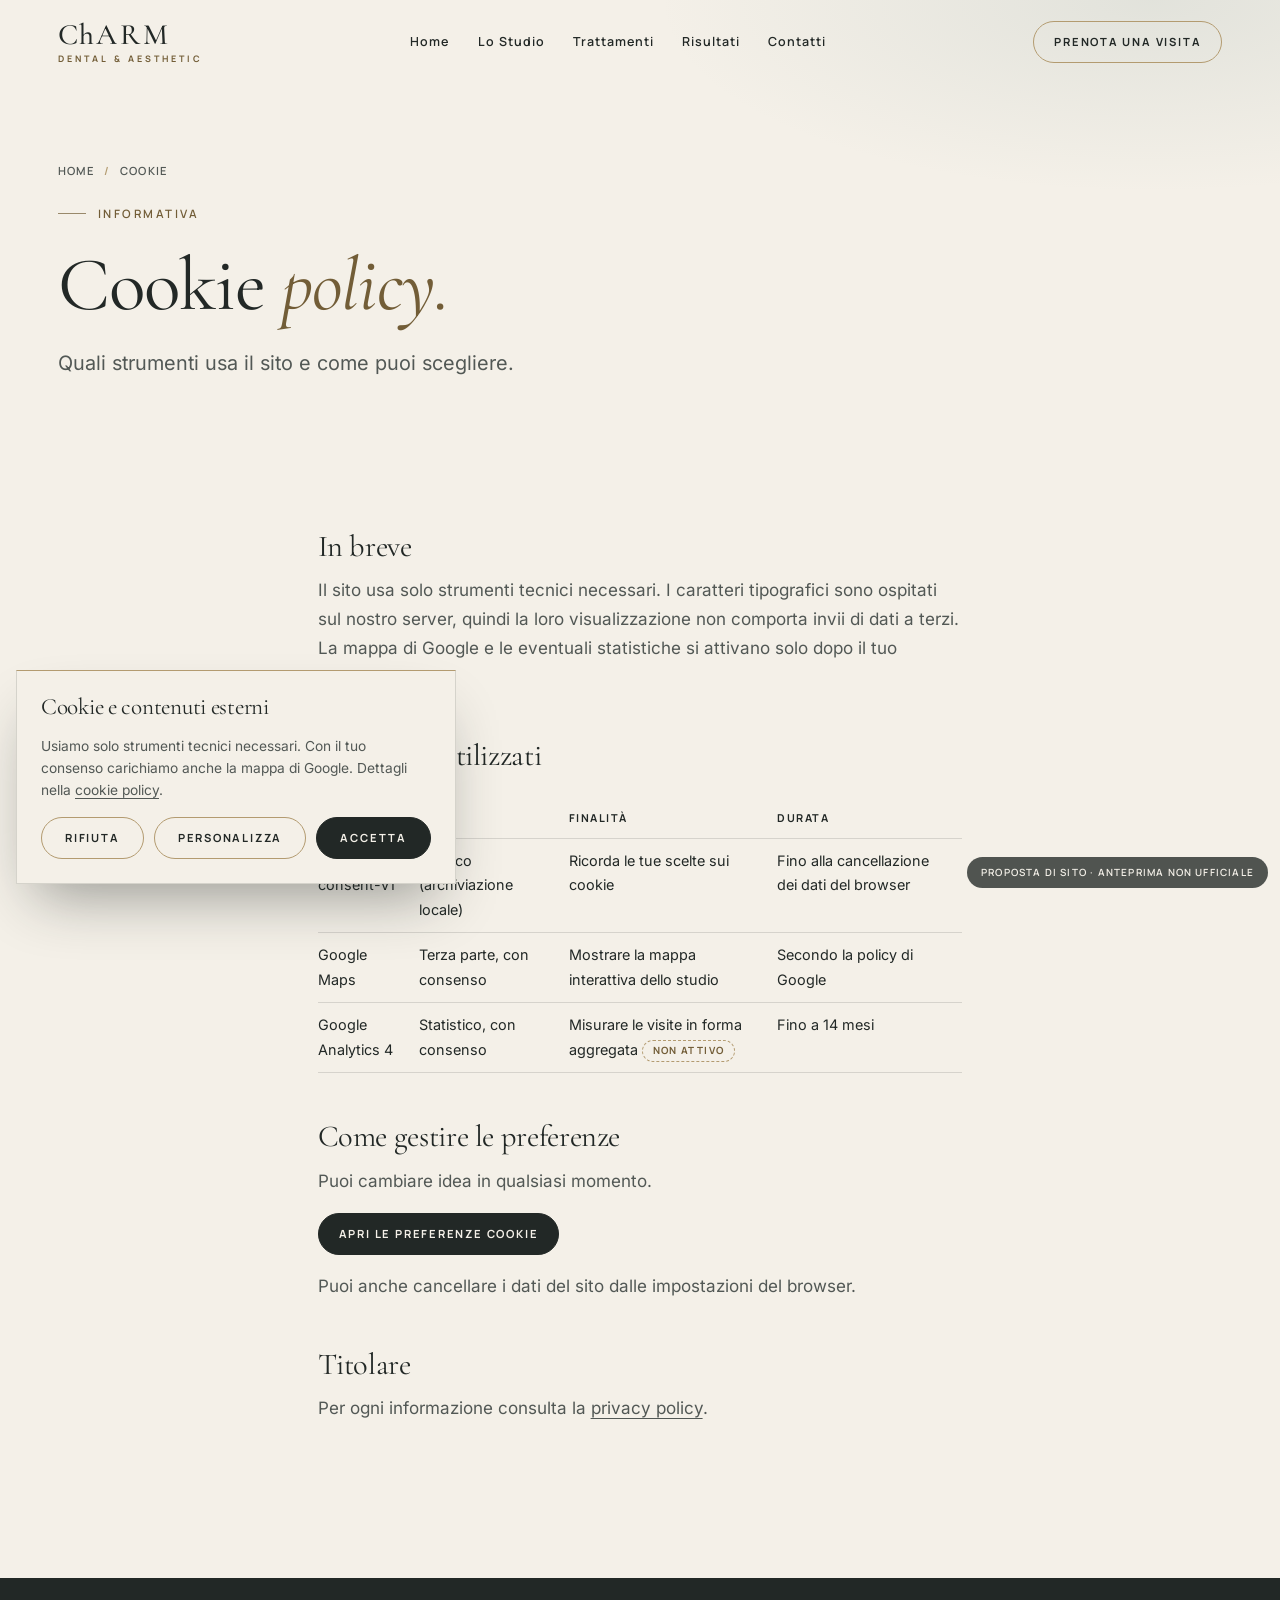
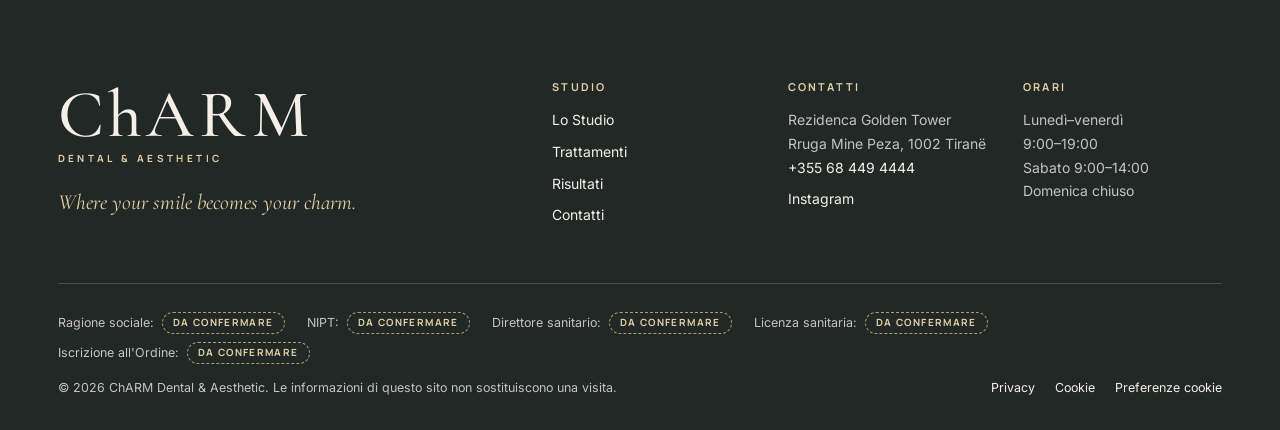
<file: cookie.html>
<!doctype html>
<html lang="it" class="no-js" data-mode="preview">
<head>
<meta charset="utf-8">
<meta name="viewport" content="width=device-width, initial-scale=1, viewport-fit=cover">
<title>Cookie policy | ChARM Dental &amp; Aesthetic</title>
<meta name="claude:viewport-fit-sides" content="cover">
<meta name="description" content="Cookie e strumenti di terze parti usati dal sito ChARM Dental &amp; Aesthetic.">
<meta name="robots" content="noindex, nofollow">
<link rel="canonical" href="https://www.dominio-da-definire.al/cookie">
<meta name="theme-color" content="#F4F0E8">
<meta name="format-detection" content="telephone=no">
<meta property="og:type" content="website">
<meta property="og:locale" content="it_IT">
<meta property="og:site_name" content="ChARM Dental &amp; Aesthetic">
<meta property="og:title" content="Cookie policy | ChARM Dental &amp; Aesthetic">
<meta property="og:description" content="Cookie e strumenti di terze parti usati dal sito ChARM Dental &amp; Aesthetic.">
<meta property="og:url" content="https://www.dominio-da-definire.al/cookie">
<meta property="og:image" content="https://www.dominio-da-definire.al/assets/img/og-image.png">
<meta property="og:image:width" content="1200"><meta property="og:image:height" content="630">
<meta name="twitter:card" content="summary_large_image">
<link rel="icon" href="assets/img/favicon.svg" type="image/svg+xml">
<link rel="apple-touch-icon" href="assets/img/apple-touch-icon.png">
<link rel="preload" href="assets/fonts/cormorant-garamond-latin-400-normal.woff2" as="font" type="font/woff2" crossorigin>
<link rel="preload" href="assets/fonts/inter-latin-wght-normal.woff2" as="font" type="font/woff2" crossorigin>
<link rel="stylesheet" href="assets/css/site.css">
<script id="site-data" type="application/json">{"mode": "preview", "timezone": "Europe/Tirane", "hours": [["09:00", "19:00"], ["09:00", "19:00"], ["09:00", "19:00"], ["09:00", "19:00"], ["09:00", "19:00"], ["09:00", "14:00"], null], "phone": "+355 68 449 4444", "ga4": null}</script>
<script type="application/ld+json">{"@context": "https://schema.org", "@type": "BreadcrumbList", "itemListElement": [{"@type": "ListItem", "position": 1, "name": "Home", "item": "https://www.dominio-da-definire.al/"}, {"@type": "ListItem", "position": 2, "name": "Cookie", "item": "https://www.dominio-da-definire.al/cookie"}]}</script>
<script src="assets/js/site.js" defer></script>
</head>
<body>
<a class="skip-link" href="#main">Vai al contenuto</a>
<header class="site-header">
  <div class="wrap site-header__inner">
    <a class="brand" href="index.html" aria-label="ChARM Dental &amp; Aesthetic, torna alla home">
      <span class="brand__word">Ch<span>ARM</span></span>
      <span class="brand__sub">Dental &amp; Aesthetic</span>
    </a>
    <nav class="nav" aria-label="Principale"><ul role="list"><li><a href="index.html">Home</a></li><li><a href="lo-studio.html">Lo Studio</a></li><li><a href="trattamenti/index.html">Trattamenti</a></li><li><a href="risultati.html">Risultati</a></li><li><a href="contatti.html">Contatti</a></li></ul></nav>
    <a class="btn btn--gold btn--sm header-cta" href="contatti.html#prenota"><span>Prenota una visita</span></a>
    <button class="menu-toggle" type="button" aria-expanded="false" aria-controls="mobile-menu">
      <span class="menu-toggle__lines" aria-hidden="true"></span><span class="sr-only">Apri il menu</span>
    </button>
  </div>
</header>
<div class="mobile-menu on-dark" id="mobile-menu" aria-hidden="true">
  <nav aria-label="Menu mobile"><ul role="list"><li><a class="mobile-menu__link" href="index.html">Home</a></li><li><a class="mobile-menu__link" href="lo-studio.html">Lo Studio</a></li><li><a class="mobile-menu__link" href="trattamenti/index.html">Trattamenti</a></li><li><a class="mobile-menu__link" href="risultati.html">Risultati</a></li><li><a class="mobile-menu__link" href="contatti.html">Contatti</a></li></ul></nav>
  <div class="mobile-menu__foot">
    <a class="btn btn--light" href="contatti.html#prenota"><span>Prenota una visita</span><svg class="arrow" viewBox="0 0 18 10" fill="none" aria-hidden="true"><path d="M0 5h16.5M12.5 1l4 4-4 4" stroke="currentColor" stroke-width="1.2"/></svg></a>
    <div class="mobile-menu__meta">
      <strong>+355 68 449 4444</strong>
      <span>Rruga Mine Peza, Rezidenca Golden Tower, Tirana</span>
    </div>
  </div>
</div>
<main id="main">

<section class="page-hero" aria-labelledby="page-title">
  <div class="wrap"><div class="page-hero__copy">
    <nav class="breadcrumb" aria-label="Percorso"><ol><li><a href="index.html">Home</a></li><li><span aria-current="page">Cookie</span></li></ol></nav>
    <p class="eyebrow">Informativa</p>
    <h1 id="page-title">Cookie <em>policy.</em></h1>
    <p class="lead">Quali strumenti usa il sito e come puoi scegliere.</p>
  </div></div>
</section>
<section class="section section--tight-top">
  <div class="wrap legal">
    <h2>In breve</h2>
    <p>Il sito usa solo strumenti tecnici necessari. I caratteri tipografici sono ospitati sul nostro server, quindi la loro visualizzazione non comporta invii di dati a terzi. La mappa di Google e le eventuali statistiche si attivano solo dopo il tuo consenso.</p>

    <h2>Strumenti utilizzati</h2>
    <div class="table-scroll"><table>
      <thead><tr><th scope="col">Nome</th><th scope="col">Tipo</th><th scope="col">Finalità</th><th scope="col">Durata</th></tr></thead>
      <tbody>
        <tr><td>charm-consent-v1</td><td>Tecnico (archiviazione locale)</td><td>Ricorda le tue scelte sui cookie</td><td>Fino alla cancellazione dei dati del browser</td></tr>
        <tr><td>Google Maps</td><td>Terza parte, con consenso</td><td>Mostrare la mappa interattiva dello studio</td><td>Secondo la policy di Google</td></tr>
        <tr><td>Google Analytics 4</td><td>Statistico, con consenso</td><td>Misurare le visite in forma aggregata <span class="tbc">non attivo</span></td><td>Fino a 14 mesi</td></tr>
      </tbody>
    </table></div>

    <h2>Come gestire le preferenze</h2>
    <p>Puoi cambiare idea in qualsiasi momento.</p>
    <p><button class="btn btn--sm btn--solid" type="button" data-cookie-open><span>Apri le preferenze cookie</span></button></p>
    <p>Puoi anche cancellare i dati del sito dalle impostazioni del browser.</p>

    <h2>Titolare</h2>
    <p>Per ogni informazione consulta la <a href="privacy.html">privacy policy</a>.</p>
  </div>
</section>

</main>
<footer class="site-footer on-dark">
  <div class="wrap">
    <div class="footer-top">
      <div class="footer-brand">
        <a class="brand" href="index.html" aria-label="ChARM Dental &amp; Aesthetic, home">
          <span class="brand__word">Ch<span>ARM</span></span><span class="brand__sub">Dental &amp; Aesthetic</span>
        </a>
        <p class="footer-claim">Where your smile becomes your charm.</p>
      </div>
      <div class="footer-cols">
        <div class="footer-col"><h2>Studio</h2><ul role="list"><li><a href="lo-studio.html">Lo Studio</a></li><li><a href="trattamenti/index.html">Trattamenti</a></li><li><a href="risultati.html">Risultati</a></li><li><a href="contatti.html">Contatti</a></li></ul></div>
        <div class="footer-col"><h2>Contatti</h2>
          <p>Rezidenca Golden Tower<br>Rruga Mine Peza, 1002 Tiranë</p>
          <p><a href="tel:+355684494444">+355 68 449 4444</a></p>
          <ul role="list" class="footer-social"><li><a href="https://www.instagram.com/charm.dental/" target="_blank" rel="noopener">Instagram</a></li></ul>
        </div>
        <div class="footer-col"><h2>Orari</h2><p>Lunedì–venerdì<br>9:00–19:00</p><p>Sabato 9:00–14:00<br>Domenica chiuso</p></div>
      </div>
    </div>
    <div class="footer-legal">
      <ul class="footer-legal__data" role="list"><li>Ragione sociale: <span class="tbc">Da confermare</span></li><li>NIPT: <span class="tbc">Da confermare</span></li><li>Direttore sanitario: <span class="tbc">Da confermare</span></li><li>Licenza sanitaria: <span class="tbc">Da confermare</span></li><li>Iscrizione all'Ordine: <span class="tbc">Da confermare</span></li></ul>
      <div class="footer-legal__row">
        <p>© <span data-year>2026</span> ChARM Dental &amp; Aesthetic. Le informazioni di questo sito non sostituiscono una visita.</p>
        <div class="footer-legal__links">
          <a href="privacy.html">Privacy</a>
          <a href="cookie.html">Cookie</a>
          <button type="button" data-cookie-open>Preferenze cookie</button>
          
        </div>
      </div>
    </div>
  </div>
</footer>
<section class="cookie" id="cookie" aria-labelledby="cookie-title" hidden>
  <h2 id="cookie-title">Cookie e contenuti esterni</h2>
  <p>Usiamo solo strumenti tecnici necessari. Con il tuo consenso carichiamo anche la mappa di Google. Dettagli nella <a href="cookie.html">cookie policy</a>.</p>
  <div class="cookie__prefs" hidden>
    <div class="cookie__opt"><label for="consent-necessary">Necessari</label>
      <small>Ricordano le tue scelte sui cookie. Sempre attivi.</small>
      <span class="switch"><input type="checkbox" id="consent-necessary" checked disabled><span></span></span></div>
    <div class="cookie__opt"><label for="consent-maps">Mappe</label>
      <small>Google Maps per mostrare la posizione dello studio.</small>
      <span class="switch"><input type="checkbox" id="consent-maps"><span></span></span></div>
    <div class="cookie__opt"><label for="consent-stats">Statistiche</label>
        <small>Misurano in forma aggregata le visite al sito.</small>
        <span class="switch"><input type="checkbox" id="consent-stats"><span></span></span></div>
    <button class="btn btn--sm btn--solid" type="button" data-cookie="save"><span>Salva le scelte</span></button>
  </div>
  <div class="cookie__actions">
    <button class="btn btn--sm btn--gold" type="button" data-cookie="reject"><span>Rifiuta</span></button>
    <button class="btn btn--sm btn--gold" type="button" data-cookie="customize"><span>Personalizza</span></button>
    <button class="btn btn--sm btn--solid" type="button" data-cookie="accept"><span>Accetta</span></button>
  </div>
</section>
<p class="preview-badge">Proposta di sito · anteprima non ufficiale</p>
</body>
</html>
</file>
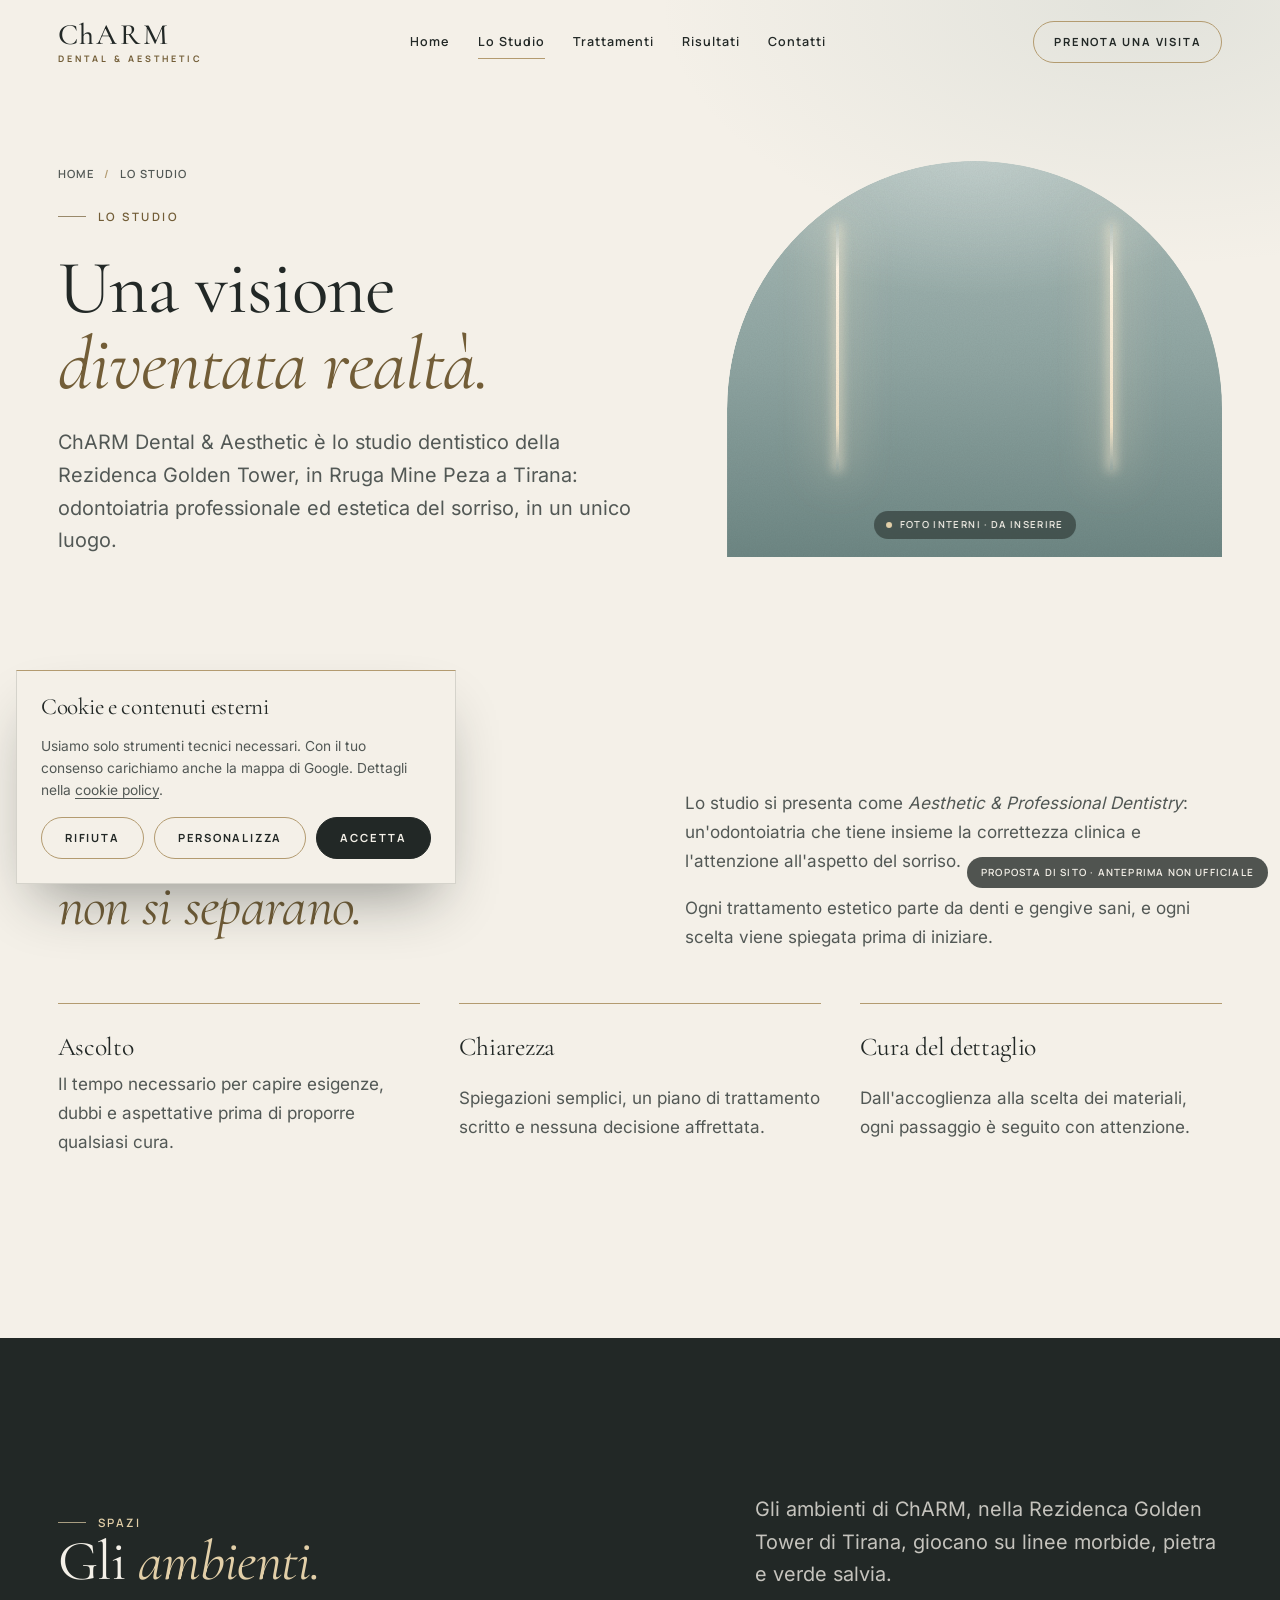
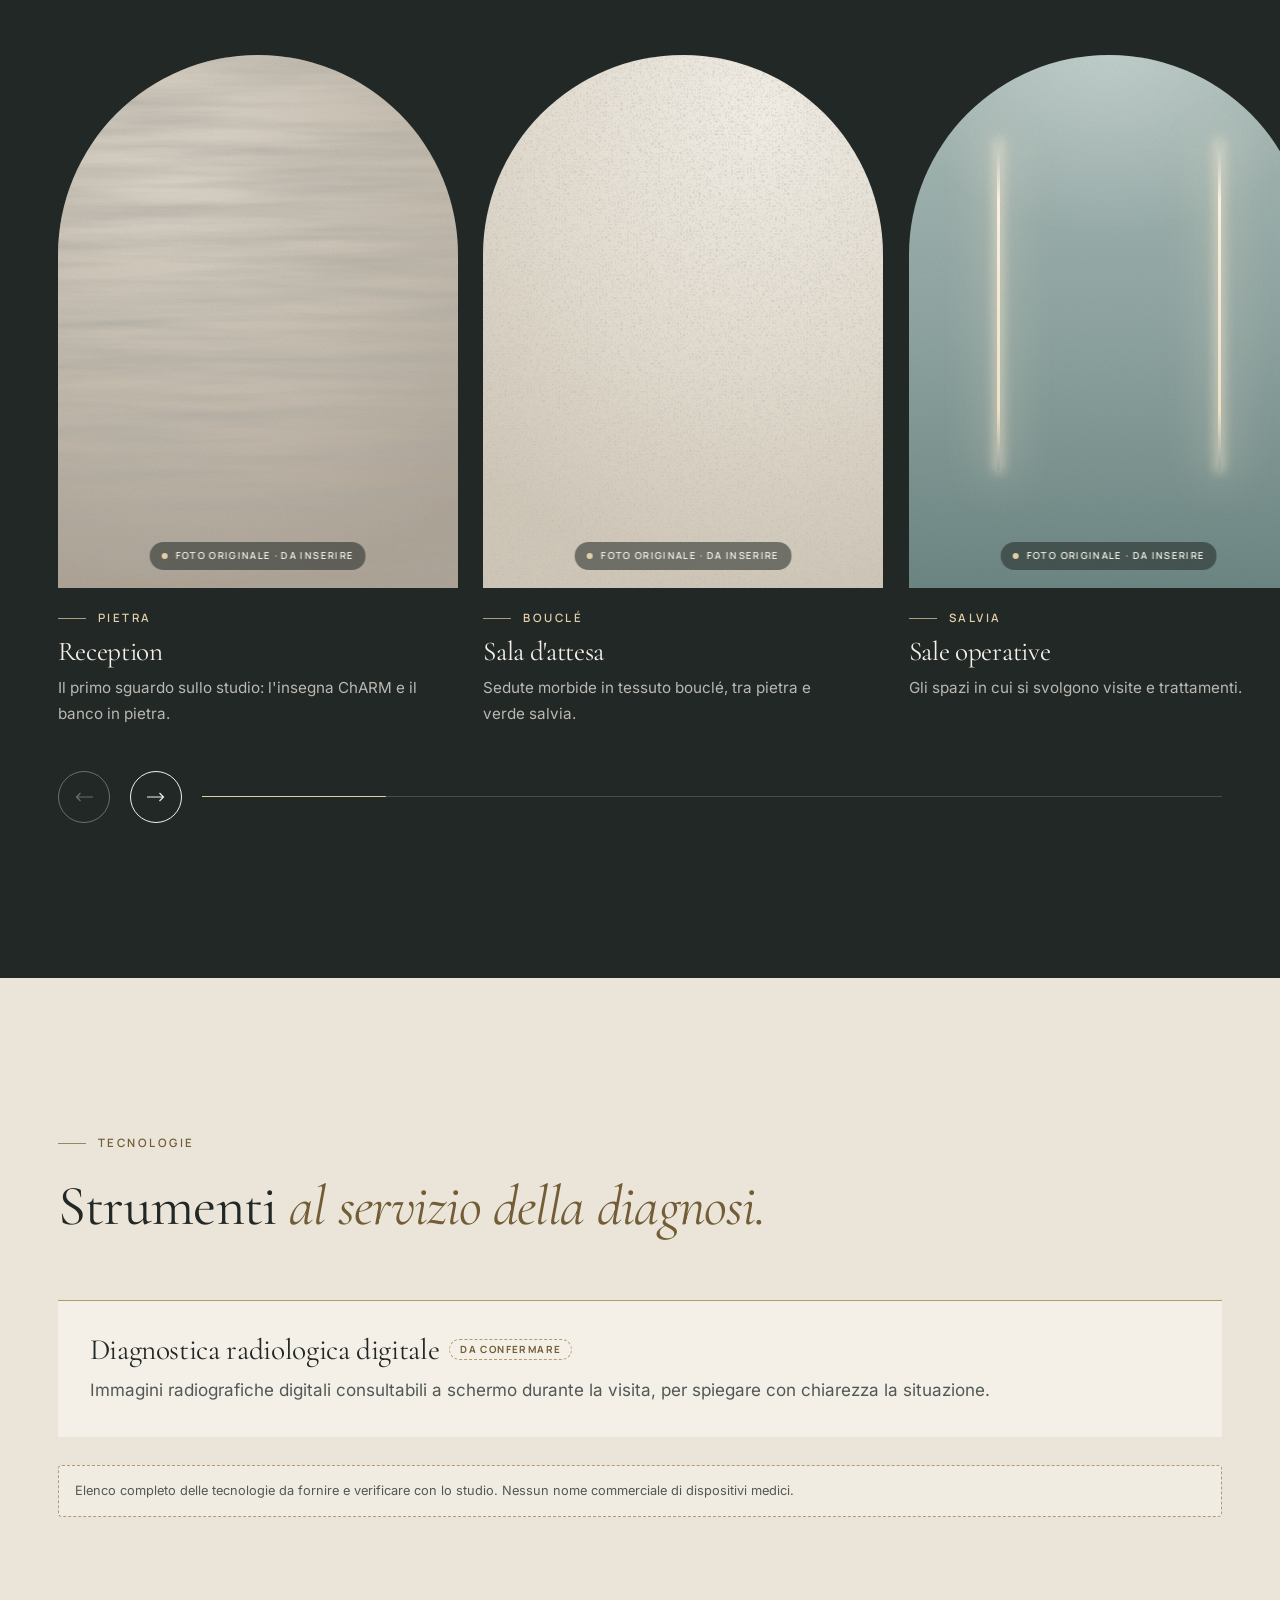
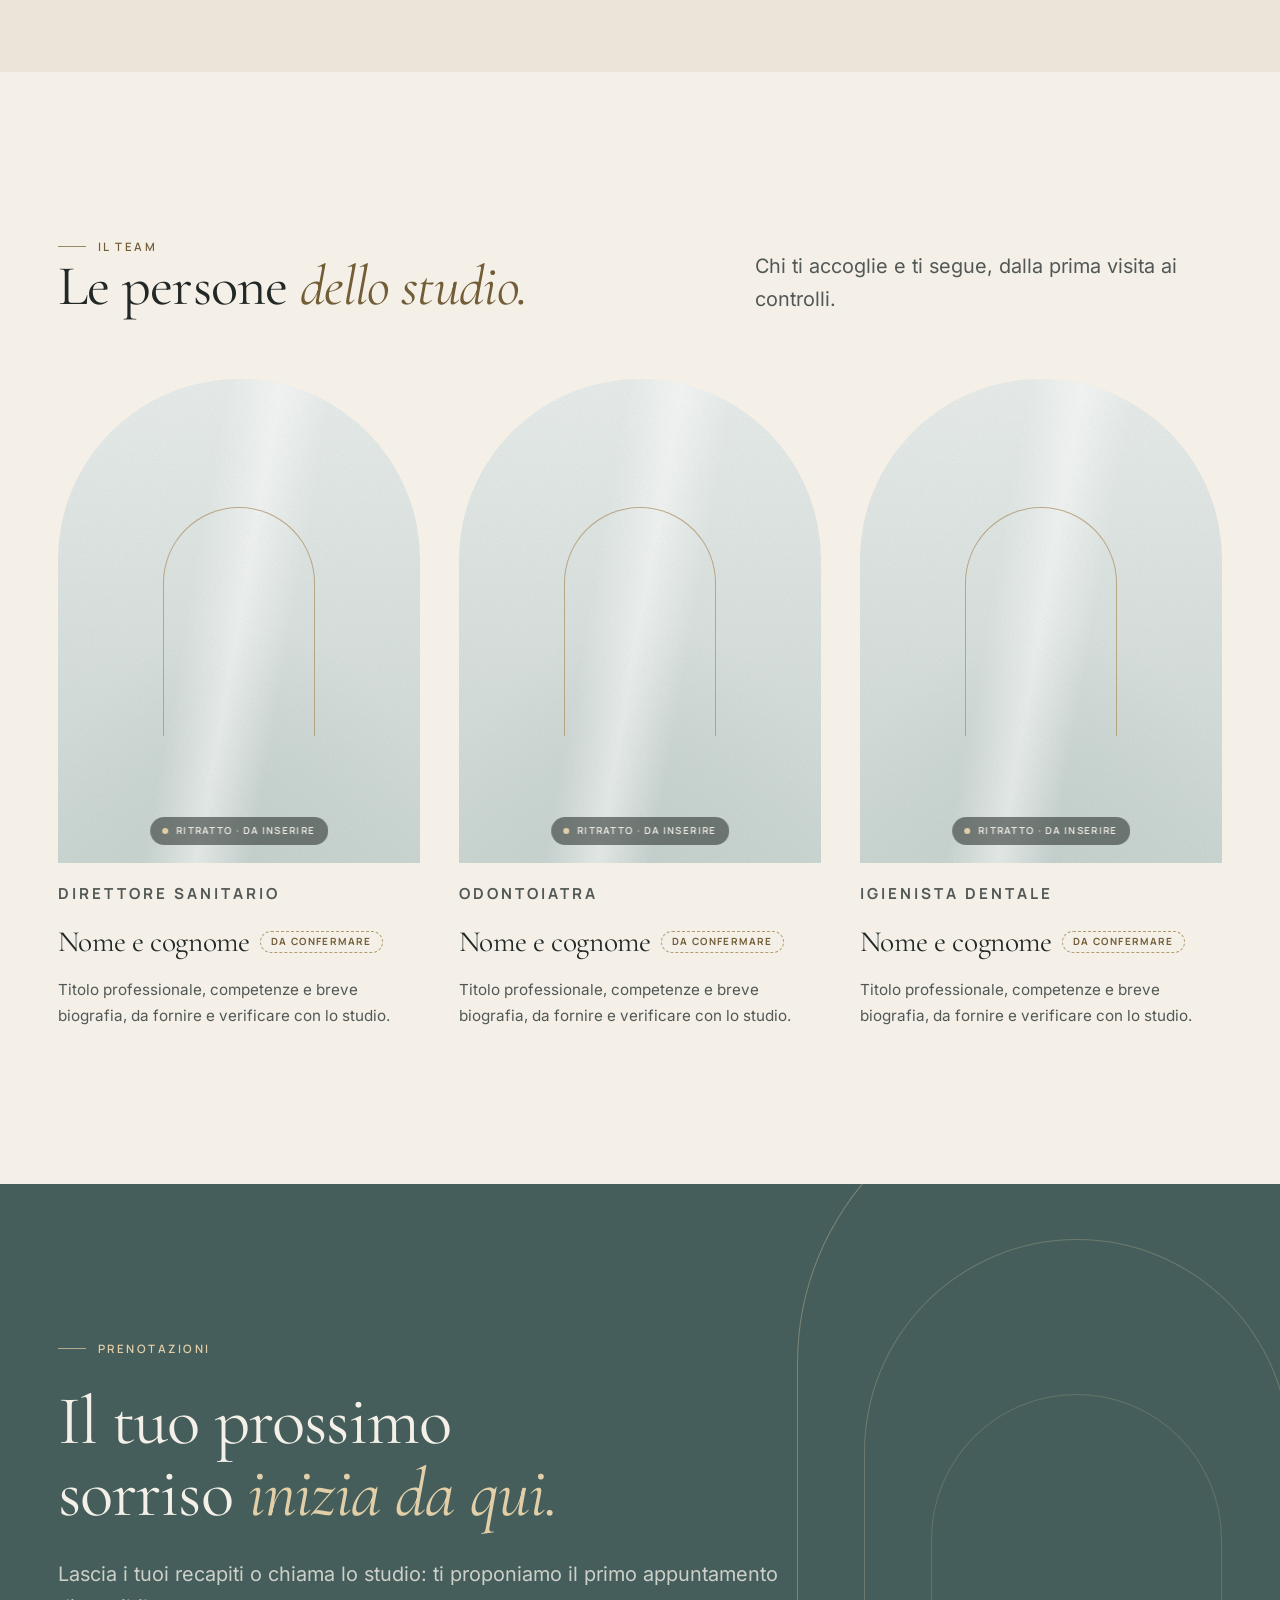
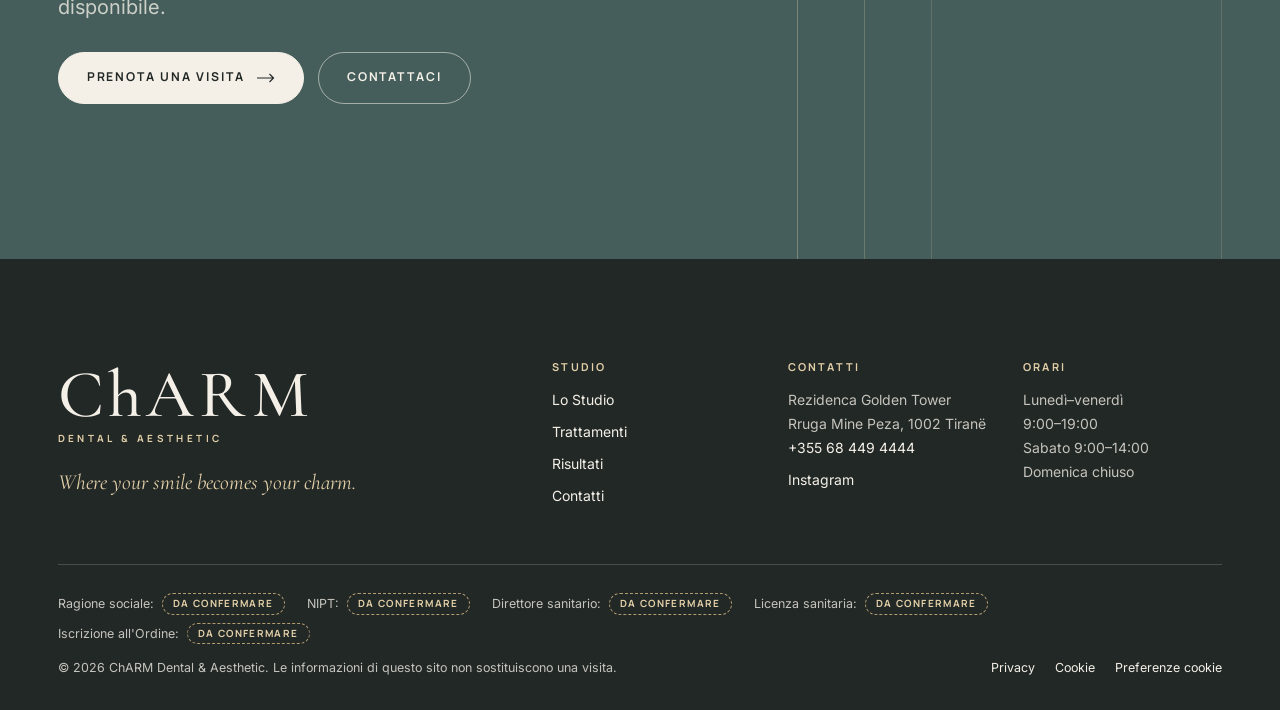
<file: lo-studio.html>
<!doctype html>
<html lang="it" class="no-js" data-mode="preview">
<head>
<meta charset="utf-8">
<meta name="viewport" content="width=device-width, initial-scale=1, viewport-fit=cover">
<title>Lo Studio | ChARM Dental &amp; Aesthetic, Tirana</title>
<meta name="claude:viewport-fit-sides" content="cover">
<meta name="description" content="Lo studio ChARM Dental &amp; Aesthetic nella Rezidenca Golden Tower di Tirana: filosofia, ambienti e team.">
<meta name="robots" content="noindex, nofollow">
<link rel="canonical" href="https://www.dominio-da-definire.al/lo-studio">
<meta name="theme-color" content="#F4F0E8">
<meta name="format-detection" content="telephone=no">
<meta property="og:type" content="website">
<meta property="og:locale" content="it_IT">
<meta property="og:site_name" content="ChARM Dental &amp; Aesthetic">
<meta property="og:title" content="Lo Studio | ChARM Dental &amp; Aesthetic, Tirana">
<meta property="og:description" content="Lo studio ChARM Dental &amp; Aesthetic nella Rezidenca Golden Tower di Tirana: filosofia, ambienti e team.">
<meta property="og:url" content="https://www.dominio-da-definire.al/lo-studio">
<meta property="og:image" content="https://www.dominio-da-definire.al/assets/img/og-image.png">
<meta property="og:image:width" content="1200"><meta property="og:image:height" content="630">
<meta name="twitter:card" content="summary_large_image">
<link rel="icon" href="assets/img/favicon.svg" type="image/svg+xml">
<link rel="apple-touch-icon" href="assets/img/apple-touch-icon.png">
<link rel="preload" href="assets/fonts/cormorant-garamond-latin-400-normal.woff2" as="font" type="font/woff2" crossorigin>
<link rel="preload" href="assets/fonts/inter-latin-wght-normal.woff2" as="font" type="font/woff2" crossorigin>
<link rel="stylesheet" href="assets/css/site.css">
<script id="site-data" type="application/json">{"mode": "preview", "timezone": "Europe/Tirane", "hours": [["09:00", "19:00"], ["09:00", "19:00"], ["09:00", "19:00"], ["09:00", "19:00"], ["09:00", "19:00"], ["09:00", "14:00"], null], "phone": "+355 68 449 4444", "ga4": null}</script>
<script type="application/ld+json">{"@context": "https://schema.org", "@type": "BreadcrumbList", "itemListElement": [{"@type": "ListItem", "position": 1, "name": "Home", "item": "https://www.dominio-da-definire.al/"}, {"@type": "ListItem", "position": 2, "name": "Lo Studio", "item": "https://www.dominio-da-definire.al/lo-studio"}]}</script>
<script src="assets/js/site.js" defer></script>
</head>
<body>
<a class="skip-link" href="#main">Vai al contenuto</a>
<header class="site-header">
  <div class="wrap site-header__inner">
    <a class="brand" href="index.html" aria-label="ChARM Dental &amp; Aesthetic, torna alla home">
      <span class="brand__word">Ch<span>ARM</span></span>
      <span class="brand__sub">Dental &amp; Aesthetic</span>
    </a>
    <nav class="nav" aria-label="Principale"><ul role="list"><li><a href="index.html">Home</a></li><li><a href="lo-studio.html" aria-current="page">Lo Studio</a></li><li><a href="trattamenti/index.html">Trattamenti</a></li><li><a href="risultati.html">Risultati</a></li><li><a href="contatti.html">Contatti</a></li></ul></nav>
    <a class="btn btn--gold btn--sm header-cta" href="contatti.html#prenota"><span>Prenota una visita</span></a>
    <button class="menu-toggle" type="button" aria-expanded="false" aria-controls="mobile-menu">
      <span class="menu-toggle__lines" aria-hidden="true"></span><span class="sr-only">Apri il menu</span>
    </button>
  </div>
</header>
<div class="mobile-menu on-dark" id="mobile-menu" aria-hidden="true">
  <nav aria-label="Menu mobile"><ul role="list"><li><a class="mobile-menu__link" href="index.html">Home</a></li><li><a class="mobile-menu__link" href="lo-studio.html" aria-current="page">Lo Studio</a></li><li><a class="mobile-menu__link" href="trattamenti/index.html">Trattamenti</a></li><li><a class="mobile-menu__link" href="risultati.html">Risultati</a></li><li><a class="mobile-menu__link" href="contatti.html">Contatti</a></li></ul></nav>
  <div class="mobile-menu__foot">
    <a class="btn btn--light" href="contatti.html#prenota"><span>Prenota una visita</span><svg class="arrow" viewBox="0 0 18 10" fill="none" aria-hidden="true"><path d="M0 5h16.5M12.5 1l4 4-4 4" stroke="currentColor" stroke-width="1.2"/></svg></a>
    <div class="mobile-menu__meta">
      <strong>+355 68 449 4444</strong>
      <span>Rruga Mine Peza, Rezidenca Golden Tower, Tirana</span>
    </div>
  </div>
</div>
<main id="main">

<section class="page-hero" aria-labelledby="page-title">
  <div class="wrap page-hero__grid page-hero__grid--media">
    <div class="page-hero__copy">
      <nav class="breadcrumb" aria-label="Percorso"><ol><li><a href="index.html">Home</a></li><li><span aria-current="page">Lo Studio</span></li></ol></nav>
      <p class="eyebrow">Lo studio</p>
      <h1 id="page-title">Una visione <em>diventata realtà.</em></h1>
      <p class="lead">ChARM Dental &amp; Aesthetic è lo studio dentistico della Rezidenca Golden Tower, in Rruga Mine Peza a Tirana: odontoiatria professionale ed estetica del sorriso, in un unico luogo.</p>
    </div>
    <div class="page-hero__media"><div class="media arch" role="img" aria-label="Segnaposto: Corridoio con archi salvia"><div class="media__zoom"><div class="mat mat--sage"></div></div><span class="slot-tag">Foto interni · da inserire</span></div></div>
  </div>
</section>

<section class="section" aria-labelledby="idea-title">
  <div class="wrap studio-idea">
    <div data-reveal>
      <p class="eyebrow">La nostra idea di cura</p>
      <h2 id="idea-title">Salute ed estetica <em>non si separano.</em></h2>
    </div>
    <div class="prose" data-reveal>
      <p>Lo studio si presenta come <em>Aesthetic &amp; Professional Dentistry</em>: un'odontoiatria che tiene insieme la correttezza clinica e l'attenzione all'aspetto del sorriso.</p>
      <p>Ogni trattamento estetico parte da denti e gengive sani, e ogni scelta viene spiegata prima di iniziare.</p>
    </div>
    <ul class="values" role="list" data-stagger><li data-reveal><h3>Ascolto</h3><p>Il tempo necessario per capire esigenze, dubbi e aspettative prima di proporre qualsiasi cura.</p></li><li data-reveal><h3>Chiarezza</h3><p>Spiegazioni semplici, un piano di trattamento scritto e nessuna decisione affrettata.</p></li><li data-reveal><h3>Cura del dettaglio</h3><p>Dall&#x27;accoglienza alla scelta dei materiali, ogni passaggio è seguito con attenzione.</p></li></ul>
  </div>
</section>

<section class="section band-dark on-dark" aria-labelledby="amb2-title">
  <div class="wrap">
    <header class="section-head section-head--split" data-reveal>
      <div><p class="eyebrow">Spazi</p><h2 id="amb2-title">Gli <em>ambienti.</em></h2></div>
      <div class="grid-gap"><p class="lead">Gli ambienti di ChARM, nella Rezidenca Golden Tower di Tirana, giocano su linee morbide, pietra e verde salvia.</p></div>
    </header>
  </div>
  <div class="rail-wrap" data-rail>
    <ul class="rail" role="list" tabindex="0" aria-label="Galleria degli ambienti"><li>
  <figure>
    <div class="media arch" role="img" aria-label="Segnaposto: Reception"><div class="media__zoom"><div class="mat mat--stone"></div></div><span class="slot-tag">Foto originale · da inserire</span></div>
    <figcaption><span class="eyebrow">Pietra</span><h3>Reception</h3><p>Il primo sguardo sullo studio: l&#x27;insegna ChARM e il banco in pietra.</p></figcaption>
  </figure>
</li><li>
  <figure>
    <div class="media arch" role="img" aria-label="Segnaposto: Sala d&#x27;attesa"><div class="media__zoom"><div class="mat mat--ivory"></div></div><span class="slot-tag">Foto originale · da inserire</span></div>
    <figcaption><span class="eyebrow">Bouclé</span><h3>Sala d&#x27;attesa</h3><p>Sedute morbide in tessuto bouclé, tra pietra e verde salvia.</p></figcaption>
  </figure>
</li><li>
  <figure>
    <div class="media arch" role="img" aria-label="Segnaposto: Sale operative"><div class="media__zoom"><div class="mat mat--sage"></div></div><span class="slot-tag">Foto originale · da inserire</span></div>
    <figcaption><span class="eyebrow">Salvia</span><h3>Sale operative</h3><p>Gli spazi in cui si svolgono visite e trattamenti.</p></figcaption>
  </figure>
</li><li>
  <figure>
    <div class="media arch" role="img" aria-label="Segnaposto: Diagnostica"><div class="media__zoom"><div class="mat mat--mist"></div></div><span class="slot-tag">Foto originale · da inserire</span></div>
    <figcaption><span class="eyebrow">Luce</span><h3>Diagnostica</h3><p>Lo spazio dedicato agli esami e alla lettura delle immagini.</p></figcaption>
  </figure>
</li><li>
  <figure>
    <div class="media arch" role="img" aria-label="Segnaposto: Dettagli"><div class="media__zoom"><div class="mat mat--gold"><span>ChARM</span></div></div><span class="slot-tag">Foto originale · da inserire</span></div>
    <figcaption><span class="eyebrow">Oro</span><h3>Dettagli</h3><p>Archi, linee di luce e finiture champagne: l&#x27;identità dello studio.</p></figcaption>
  </figure>
</li></ul>
    <div class="wrap rail-controls">
      <button class="icon-btn icon-btn--prev" type="button" aria-label="Immagine precedente"><svg class="arrow" viewBox="0 0 18 10" fill="none" aria-hidden="true"><path d="M0 5h16.5M12.5 1l4 4-4 4" stroke="currentColor" stroke-width="1.2"/></svg></button>
      <button class="icon-btn icon-btn--next" type="button" aria-label="Immagine successiva"><svg class="arrow" viewBox="0 0 18 10" fill="none" aria-hidden="true"><path d="M0 5h16.5M12.5 1l4 4-4 4" stroke="currentColor" stroke-width="1.2"/></svg></button>
      <div class="rail-progress" aria-hidden="true"><span></span></div>
    </div>
  </div>
</section>

<section class="section band-paper" aria-labelledby="tech-title">
  <div class="wrap">
    <header class="section-head" data-reveal><p class="eyebrow">Tecnologie</p><h2 id="tech-title">Strumenti <em>al servizio della diagnosi.</em></h2></header>
    <ul class="tech-list" role="list"><li class="tech-item" data-reveal><h3>Diagnostica radiologica digitale <span class="tbc">Da confermare</span></h3><p>Immagini radiografiche digitali consultabili a schermo durante la visita, per spiegare con chiarezza la situazione.</p></li></ul>
    <p class="source-note">Elenco completo delle tecnologie da fornire e verificare con lo studio. Nessun nome commerciale di dispositivi medici.</p>
  </div>
</section>

<section class="section" aria-labelledby="team-title">
  <div class="wrap">
    <header class="section-head section-head--split" data-reveal>
      <div><p class="eyebrow">Il team</p><h2 id="team-title">Le persone <em>dello studio.</em></h2></div>
      <p class="lead">Chi ti accoglie e ti segue, dalla prima visita ai controlli.</p>
    </header>
    <div class="team-grid" data-stagger><article class="member" data-reveal>
  <div class="media arch" role="img" aria-label="Segnaposto: ritratto"><div class="mat mat--mist"></div><div class="member__mark"><span></span></div><span class="slot-tag">Ritratto · da inserire</span></div>
  <p class="member__role">Direttore sanitario</p>
  <h3>Nome e cognome <span class="tbc">Da confermare</span></h3>
  <p>Titolo professionale, competenze e breve biografia, da fornire e verificare con lo studio.</p>
</article><article class="member" data-reveal>
  <div class="media arch" role="img" aria-label="Segnaposto: ritratto"><div class="mat mat--mist"></div><div class="member__mark"><span></span></div><span class="slot-tag">Ritratto · da inserire</span></div>
  <p class="member__role">Odontoiatra</p>
  <h3>Nome e cognome <span class="tbc">Da confermare</span></h3>
  <p>Titolo professionale, competenze e breve biografia, da fornire e verificare con lo studio.</p>
</article><article class="member" data-reveal>
  <div class="media arch" role="img" aria-label="Segnaposto: ritratto"><div class="mat mat--mist"></div><div class="member__mark"><span></span></div><span class="slot-tag">Ritratto · da inserire</span></div>
  <p class="member__role">Igienista dentale</p>
  <h3>Nome e cognome <span class="tbc">Da confermare</span></h3>
  <p>Titolo professionale, competenze e breve biografia, da fornire e verificare con lo studio.</p>
</article></div>
  </div>
</section>

<section class="section band-sage on-dark cta-band" aria-labelledby="cta-title">
  <div class="cta-band__decor" aria-hidden="true"><span></span><span></span><span></span></div>
  <div class="wrap">
    <div class="cta-band__inner" data-reveal>
      <p class="eyebrow">Prenotazioni</p>
      <h2 id="cta-title">Il tuo prossimo sorriso <em>inizia da qui.</em></h2>
      <p class="lead">Lascia i tuoi recapiti o chiama lo studio: ti proponiamo il primo appuntamento disponibile.</p>
      <div class="cta-band__actions">
        <a class="btn btn--light" href="contatti.html#prenota"><span>Prenota una visita</span><svg class="arrow" viewBox="0 0 18 10" fill="none" aria-hidden="true"><path d="M0 5h16.5M12.5 1l4 4-4 4" stroke="currentColor" stroke-width="1.2"/></svg></a>
        <a class="btn btn--ghost-light" href="contatti.html"><span>Contattaci</span></a>
      </div>
    </div>
  </div>
</section>

</main>
<footer class="site-footer on-dark">
  <div class="wrap">
    <div class="footer-top">
      <div class="footer-brand">
        <a class="brand" href="index.html" aria-label="ChARM Dental &amp; Aesthetic, home">
          <span class="brand__word">Ch<span>ARM</span></span><span class="brand__sub">Dental &amp; Aesthetic</span>
        </a>
        <p class="footer-claim">Where your smile becomes your charm.</p>
      </div>
      <div class="footer-cols">
        <div class="footer-col"><h2>Studio</h2><ul role="list"><li><a href="lo-studio.html">Lo Studio</a></li><li><a href="trattamenti/index.html">Trattamenti</a></li><li><a href="risultati.html">Risultati</a></li><li><a href="contatti.html">Contatti</a></li></ul></div>
        <div class="footer-col"><h2>Contatti</h2>
          <p>Rezidenca Golden Tower<br>Rruga Mine Peza, 1002 Tiranë</p>
          <p><a href="tel:+355684494444">+355 68 449 4444</a></p>
          <ul role="list" class="footer-social"><li><a href="https://www.instagram.com/charm.dental/" target="_blank" rel="noopener">Instagram</a></li></ul>
        </div>
        <div class="footer-col"><h2>Orari</h2><p>Lunedì–venerdì<br>9:00–19:00</p><p>Sabato 9:00–14:00<br>Domenica chiuso</p></div>
      </div>
    </div>
    <div class="footer-legal">
      <ul class="footer-legal__data" role="list"><li>Ragione sociale: <span class="tbc">Da confermare</span></li><li>NIPT: <span class="tbc">Da confermare</span></li><li>Direttore sanitario: <span class="tbc">Da confermare</span></li><li>Licenza sanitaria: <span class="tbc">Da confermare</span></li><li>Iscrizione all'Ordine: <span class="tbc">Da confermare</span></li></ul>
      <div class="footer-legal__row">
        <p>© <span data-year>2026</span> ChARM Dental &amp; Aesthetic. Le informazioni di questo sito non sostituiscono una visita.</p>
        <div class="footer-legal__links">
          <a href="privacy.html">Privacy</a>
          <a href="cookie.html">Cookie</a>
          <button type="button" data-cookie-open>Preferenze cookie</button>
          
        </div>
      </div>
    </div>
  </div>
</footer>
<section class="cookie" id="cookie" aria-labelledby="cookie-title" hidden>
  <h2 id="cookie-title">Cookie e contenuti esterni</h2>
  <p>Usiamo solo strumenti tecnici necessari. Con il tuo consenso carichiamo anche la mappa di Google. Dettagli nella <a href="cookie.html">cookie policy</a>.</p>
  <div class="cookie__prefs" hidden>
    <div class="cookie__opt"><label for="consent-necessary">Necessari</label>
      <small>Ricordano le tue scelte sui cookie. Sempre attivi.</small>
      <span class="switch"><input type="checkbox" id="consent-necessary" checked disabled><span></span></span></div>
    <div class="cookie__opt"><label for="consent-maps">Mappe</label>
      <small>Google Maps per mostrare la posizione dello studio.</small>
      <span class="switch"><input type="checkbox" id="consent-maps"><span></span></span></div>
    <div class="cookie__opt"><label for="consent-stats">Statistiche</label>
        <small>Misurano in forma aggregata le visite al sito.</small>
        <span class="switch"><input type="checkbox" id="consent-stats"><span></span></span></div>
    <button class="btn btn--sm btn--solid" type="button" data-cookie="save"><span>Salva le scelte</span></button>
  </div>
  <div class="cookie__actions">
    <button class="btn btn--sm btn--gold" type="button" data-cookie="reject"><span>Rifiuta</span></button>
    <button class="btn btn--sm btn--gold" type="button" data-cookie="customize"><span>Personalizza</span></button>
    <button class="btn btn--sm btn--solid" type="button" data-cookie="accept"><span>Accetta</span></button>
  </div>
</section>
<p class="preview-badge">Proposta di sito · anteprima non ufficiale</p>
</body>
</html>
</file>
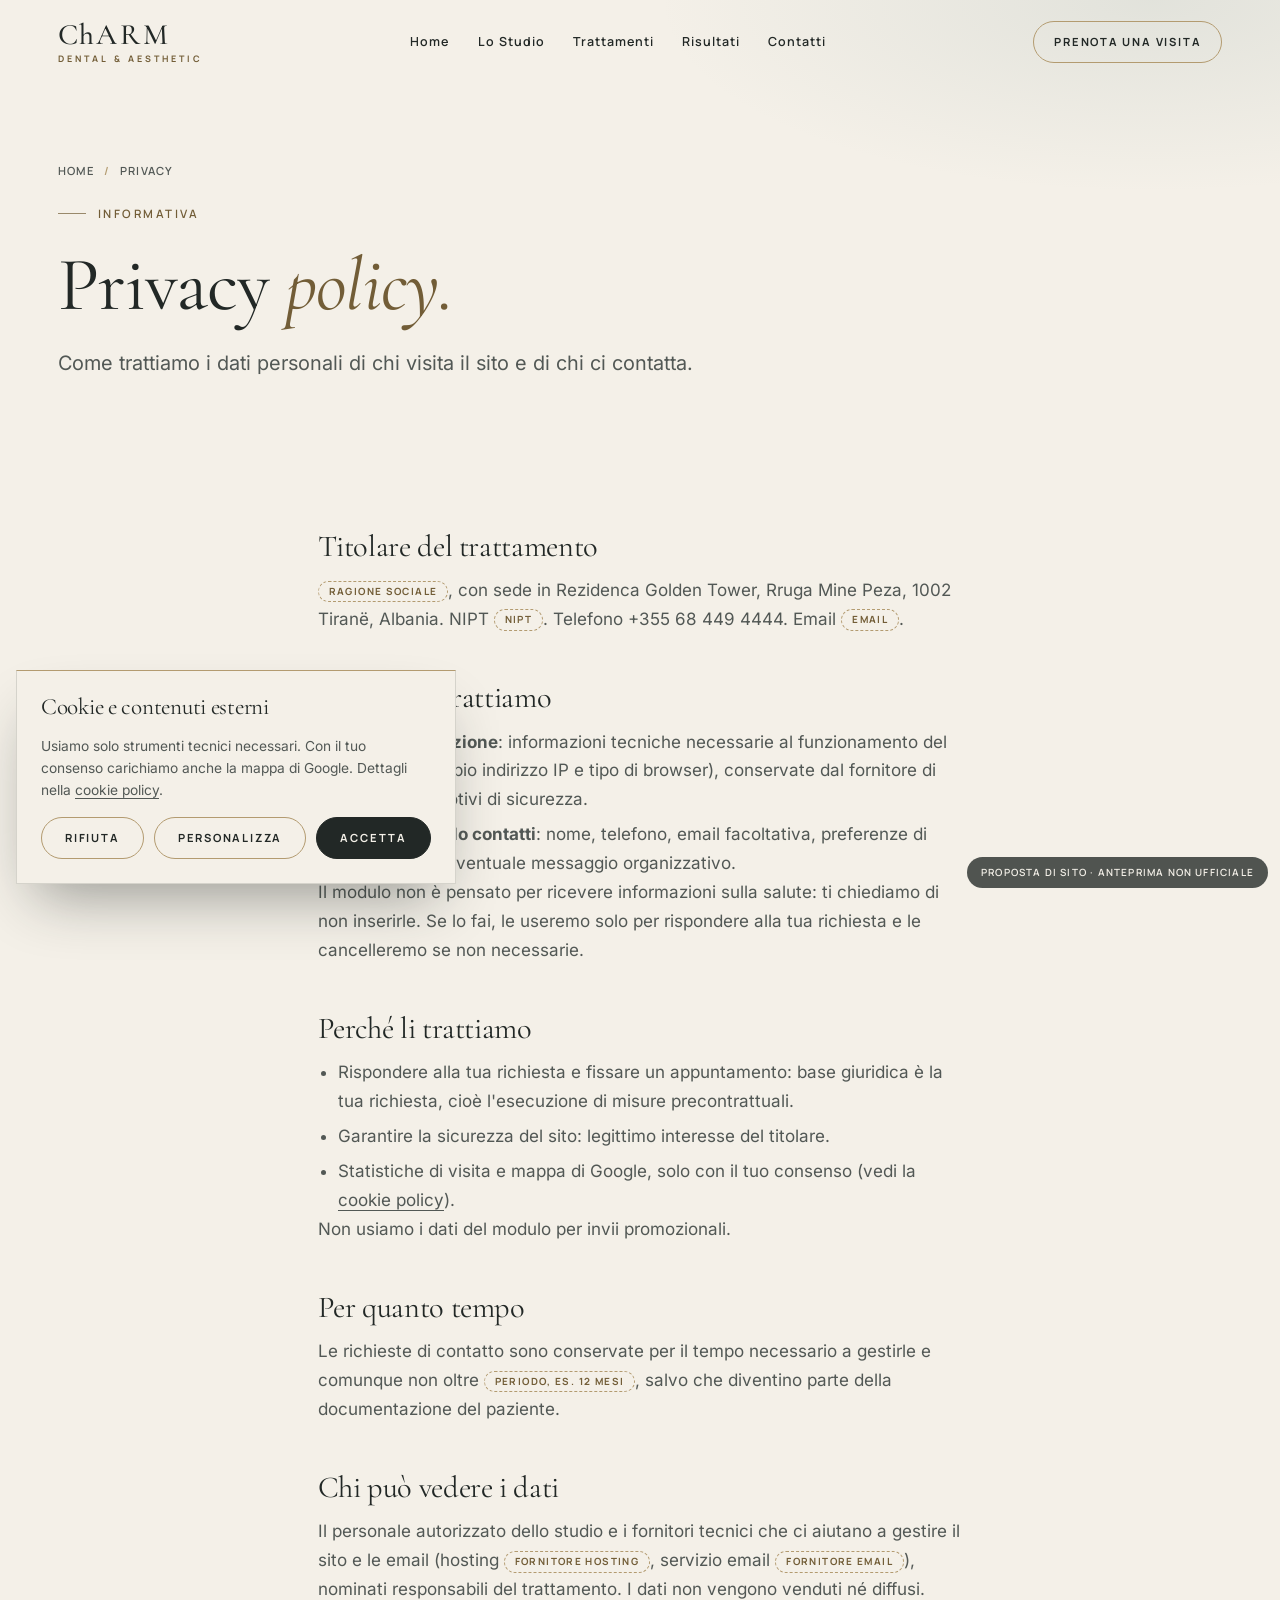
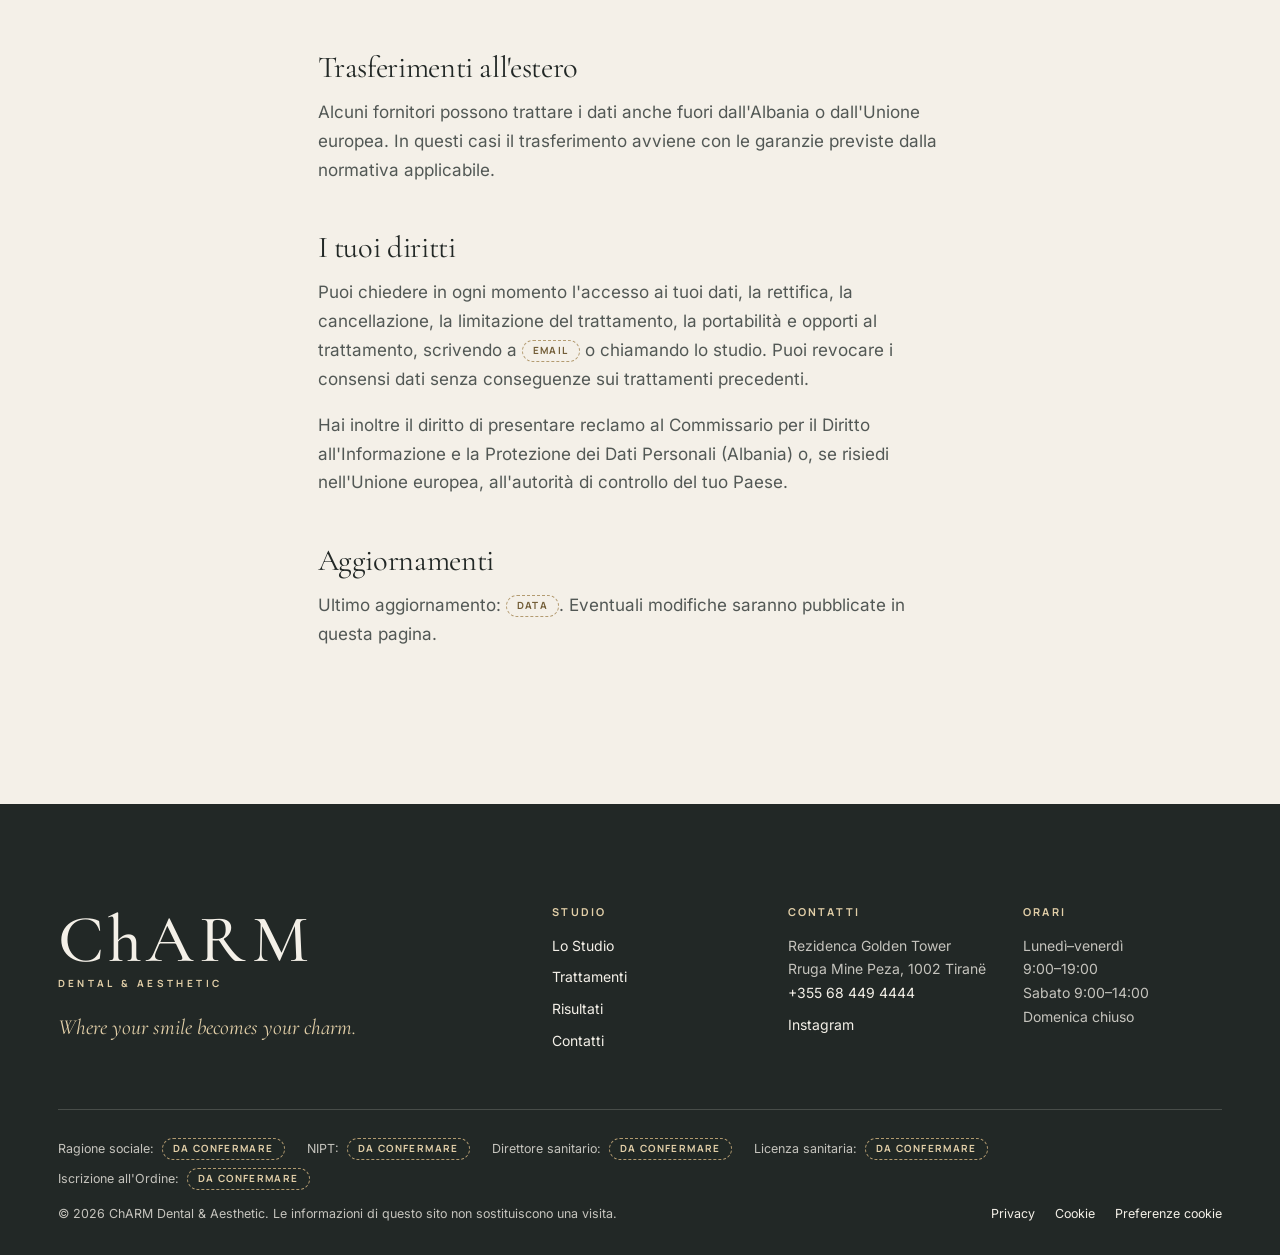
<file: privacy.html>
<!doctype html>
<html lang="it" class="no-js" data-mode="preview">
<head>
<meta charset="utf-8">
<meta name="viewport" content="width=device-width, initial-scale=1, viewport-fit=cover">
<title>Privacy policy | ChARM Dental &amp; Aesthetic</title>
<meta name="claude:viewport-fit-sides" content="cover">
<meta name="description" content="Informativa sul trattamento dei dati personali del sito ChARM Dental &amp; Aesthetic.">
<meta name="robots" content="noindex, nofollow">
<link rel="canonical" href="https://www.dominio-da-definire.al/privacy">
<meta name="theme-color" content="#F4F0E8">
<meta name="format-detection" content="telephone=no">
<meta property="og:type" content="website">
<meta property="og:locale" content="it_IT">
<meta property="og:site_name" content="ChARM Dental &amp; Aesthetic">
<meta property="og:title" content="Privacy policy | ChARM Dental &amp; Aesthetic">
<meta property="og:description" content="Informativa sul trattamento dei dati personali del sito ChARM Dental &amp; Aesthetic.">
<meta property="og:url" content="https://www.dominio-da-definire.al/privacy">
<meta property="og:image" content="https://www.dominio-da-definire.al/assets/img/og-image.png">
<meta property="og:image:width" content="1200"><meta property="og:image:height" content="630">
<meta name="twitter:card" content="summary_large_image">
<link rel="icon" href="assets/img/favicon.svg" type="image/svg+xml">
<link rel="apple-touch-icon" href="assets/img/apple-touch-icon.png">
<link rel="preload" href="assets/fonts/cormorant-garamond-latin-400-normal.woff2" as="font" type="font/woff2" crossorigin>
<link rel="preload" href="assets/fonts/inter-latin-wght-normal.woff2" as="font" type="font/woff2" crossorigin>
<link rel="stylesheet" href="assets/css/site.css">
<script id="site-data" type="application/json">{"mode": "preview", "timezone": "Europe/Tirane", "hours": [["09:00", "19:00"], ["09:00", "19:00"], ["09:00", "19:00"], ["09:00", "19:00"], ["09:00", "19:00"], ["09:00", "14:00"], null], "phone": "+355 68 449 4444", "ga4": null}</script>
<script type="application/ld+json">{"@context": "https://schema.org", "@type": "BreadcrumbList", "itemListElement": [{"@type": "ListItem", "position": 1, "name": "Home", "item": "https://www.dominio-da-definire.al/"}, {"@type": "ListItem", "position": 2, "name": "Privacy", "item": "https://www.dominio-da-definire.al/privacy"}]}</script>
<script src="assets/js/site.js" defer></script>
</head>
<body>
<a class="skip-link" href="#main">Vai al contenuto</a>
<header class="site-header">
  <div class="wrap site-header__inner">
    <a class="brand" href="index.html" aria-label="ChARM Dental &amp; Aesthetic, torna alla home">
      <span class="brand__word">Ch<span>ARM</span></span>
      <span class="brand__sub">Dental &amp; Aesthetic</span>
    </a>
    <nav class="nav" aria-label="Principale"><ul role="list"><li><a href="index.html">Home</a></li><li><a href="lo-studio.html">Lo Studio</a></li><li><a href="trattamenti/index.html">Trattamenti</a></li><li><a href="risultati.html">Risultati</a></li><li><a href="contatti.html">Contatti</a></li></ul></nav>
    <a class="btn btn--gold btn--sm header-cta" href="contatti.html#prenota"><span>Prenota una visita</span></a>
    <button class="menu-toggle" type="button" aria-expanded="false" aria-controls="mobile-menu">
      <span class="menu-toggle__lines" aria-hidden="true"></span><span class="sr-only">Apri il menu</span>
    </button>
  </div>
</header>
<div class="mobile-menu on-dark" id="mobile-menu" aria-hidden="true">
  <nav aria-label="Menu mobile"><ul role="list"><li><a class="mobile-menu__link" href="index.html">Home</a></li><li><a class="mobile-menu__link" href="lo-studio.html">Lo Studio</a></li><li><a class="mobile-menu__link" href="trattamenti/index.html">Trattamenti</a></li><li><a class="mobile-menu__link" href="risultati.html">Risultati</a></li><li><a class="mobile-menu__link" href="contatti.html">Contatti</a></li></ul></nav>
  <div class="mobile-menu__foot">
    <a class="btn btn--light" href="contatti.html#prenota"><span>Prenota una visita</span><svg class="arrow" viewBox="0 0 18 10" fill="none" aria-hidden="true"><path d="M0 5h16.5M12.5 1l4 4-4 4" stroke="currentColor" stroke-width="1.2"/></svg></a>
    <div class="mobile-menu__meta">
      <strong>+355 68 449 4444</strong>
      <span>Rruga Mine Peza, Rezidenca Golden Tower, Tirana</span>
    </div>
  </div>
</div>
<main id="main">

<section class="page-hero" aria-labelledby="page-title">
  <div class="wrap"><div class="page-hero__copy">
    <nav class="breadcrumb" aria-label="Percorso"><ol><li><a href="index.html">Home</a></li><li><span aria-current="page">Privacy</span></li></ol></nav>
    <p class="eyebrow">Informativa</p>
    <h1 id="page-title">Privacy <em>policy.</em></h1>
    <p class="lead">Come trattiamo i dati personali di chi visita il sito e di chi ci contatta.</p>
  </div></div>
</section>
<section class="section section--tight-top">
  <div class="wrap legal">
    <h2>Titolare del trattamento</h2>
    <p><span class="tbc">ragione sociale</span>, con sede in Rezidenca Golden Tower, Rruga Mine Peza, 1002 Tiranë, Albania. NIPT <span class="tbc">NIPT</span>. Telefono +355 68 449 4444. Email <span class="tbc">email</span>.</p>

    <h2>Quali dati trattiamo</h2>
    <ul>
      <li><strong>Dati di navigazione</strong>: informazioni tecniche necessarie al funzionamento del sito (per esempio indirizzo IP e tipo di browser), conservate dal fornitore di hosting per motivi di sicurezza.</li>
      <li><strong>Dati del modulo contatti</strong>: nome, telefono, email facoltativa, preferenze di ricontatto ed eventuale messaggio organizzativo.</li>
    </ul>
    <p>Il modulo non è pensato per ricevere informazioni sulla salute: ti chiediamo di non inserirle. Se lo fai, le useremo solo per rispondere alla tua richiesta e le cancelleremo se non necessarie.</p>

    <h2>Perché li trattiamo</h2>
    <ul>
      <li>Rispondere alla tua richiesta e fissare un appuntamento: base giuridica è la tua richiesta, cioè l'esecuzione di misure precontrattuali.</li>
      <li>Garantire la sicurezza del sito: legittimo interesse del titolare.</li>
      <li>Statistiche di visita e mappa di Google, solo con il tuo consenso (vedi la <a href="cookie.html">cookie policy</a>).</li>
    </ul>
    <p>Non usiamo i dati del modulo per invii promozionali.</p>

    <h2>Per quanto tempo</h2>
    <p>Le richieste di contatto sono conservate per il tempo necessario a gestirle e comunque non oltre <span class="tbc">periodo, es. 12 mesi</span>, salvo che diventino parte della documentazione del paziente.</p>

    <h2>Chi può vedere i dati</h2>
    <p>Il personale autorizzato dello studio e i fornitori tecnici che ci aiutano a gestire il sito e le email (hosting <span class="tbc">fornitore hosting</span>, servizio email <span class="tbc">fornitore email</span>), nominati responsabili del trattamento. I dati non vengono venduti né diffusi.</p>

    <h2>Trasferimenti all'estero</h2>
    <p>Alcuni fornitori possono trattare i dati anche fuori dall'Albania o dall'Unione europea. In questi casi il trasferimento avviene con le garanzie previste dalla normativa applicabile.</p>

    <h2>I tuoi diritti</h2>
    <p>Puoi chiedere in ogni momento l'accesso ai tuoi dati, la rettifica, la cancellazione, la limitazione del trattamento, la portabilità e opporti al trattamento, scrivendo a <span class="tbc">email</span> o chiamando lo studio. Puoi revocare i consensi dati senza conseguenze sui trattamenti precedenti.</p>
    <p>Hai inoltre il diritto di presentare reclamo al Commissario per il Diritto all'Informazione e la Protezione dei Dati Personali (Albania) o, se risiedi nell'Unione europea, all'autorità di controllo del tuo Paese.</p>

    <h2>Aggiornamenti</h2>
    <p>Ultimo aggiornamento: <span class="tbc">data</span>. Eventuali modifiche saranno pubblicate in questa pagina.</p>
  </div>
</section>

</main>
<footer class="site-footer on-dark">
  <div class="wrap">
    <div class="footer-top">
      <div class="footer-brand">
        <a class="brand" href="index.html" aria-label="ChARM Dental &amp; Aesthetic, home">
          <span class="brand__word">Ch<span>ARM</span></span><span class="brand__sub">Dental &amp; Aesthetic</span>
        </a>
        <p class="footer-claim">Where your smile becomes your charm.</p>
      </div>
      <div class="footer-cols">
        <div class="footer-col"><h2>Studio</h2><ul role="list"><li><a href="lo-studio.html">Lo Studio</a></li><li><a href="trattamenti/index.html">Trattamenti</a></li><li><a href="risultati.html">Risultati</a></li><li><a href="contatti.html">Contatti</a></li></ul></div>
        <div class="footer-col"><h2>Contatti</h2>
          <p>Rezidenca Golden Tower<br>Rruga Mine Peza, 1002 Tiranë</p>
          <p><a href="tel:+355684494444">+355 68 449 4444</a></p>
          <ul role="list" class="footer-social"><li><a href="https://www.instagram.com/charm.dental/" target="_blank" rel="noopener">Instagram</a></li></ul>
        </div>
        <div class="footer-col"><h2>Orari</h2><p>Lunedì–venerdì<br>9:00–19:00</p><p>Sabato 9:00–14:00<br>Domenica chiuso</p></div>
      </div>
    </div>
    <div class="footer-legal">
      <ul class="footer-legal__data" role="list"><li>Ragione sociale: <span class="tbc">Da confermare</span></li><li>NIPT: <span class="tbc">Da confermare</span></li><li>Direttore sanitario: <span class="tbc">Da confermare</span></li><li>Licenza sanitaria: <span class="tbc">Da confermare</span></li><li>Iscrizione all'Ordine: <span class="tbc">Da confermare</span></li></ul>
      <div class="footer-legal__row">
        <p>© <span data-year>2026</span> ChARM Dental &amp; Aesthetic. Le informazioni di questo sito non sostituiscono una visita.</p>
        <div class="footer-legal__links">
          <a href="privacy.html">Privacy</a>
          <a href="cookie.html">Cookie</a>
          <button type="button" data-cookie-open>Preferenze cookie</button>
          
        </div>
      </div>
    </div>
  </div>
</footer>
<section class="cookie" id="cookie" aria-labelledby="cookie-title" hidden>
  <h2 id="cookie-title">Cookie e contenuti esterni</h2>
  <p>Usiamo solo strumenti tecnici necessari. Con il tuo consenso carichiamo anche la mappa di Google. Dettagli nella <a href="cookie.html">cookie policy</a>.</p>
  <div class="cookie__prefs" hidden>
    <div class="cookie__opt"><label for="consent-necessary">Necessari</label>
      <small>Ricordano le tue scelte sui cookie. Sempre attivi.</small>
      <span class="switch"><input type="checkbox" id="consent-necessary" checked disabled><span></span></span></div>
    <div class="cookie__opt"><label for="consent-maps">Mappe</label>
      <small>Google Maps per mostrare la posizione dello studio.</small>
      <span class="switch"><input type="checkbox" id="consent-maps"><span></span></span></div>
    <div class="cookie__opt"><label for="consent-stats">Statistiche</label>
        <small>Misurano in forma aggregata le visite al sito.</small>
        <span class="switch"><input type="checkbox" id="consent-stats"><span></span></span></div>
    <button class="btn btn--sm btn--solid" type="button" data-cookie="save"><span>Salva le scelte</span></button>
  </div>
  <div class="cookie__actions">
    <button class="btn btn--sm btn--gold" type="button" data-cookie="reject"><span>Rifiuta</span></button>
    <button class="btn btn--sm btn--gold" type="button" data-cookie="customize"><span>Personalizza</span></button>
    <button class="btn btn--sm btn--solid" type="button" data-cookie="accept"><span>Accetta</span></button>
  </div>
</section>
<p class="preview-badge">Proposta di sito · anteprima non ufficiale</p>
</body>
</html>
</file>
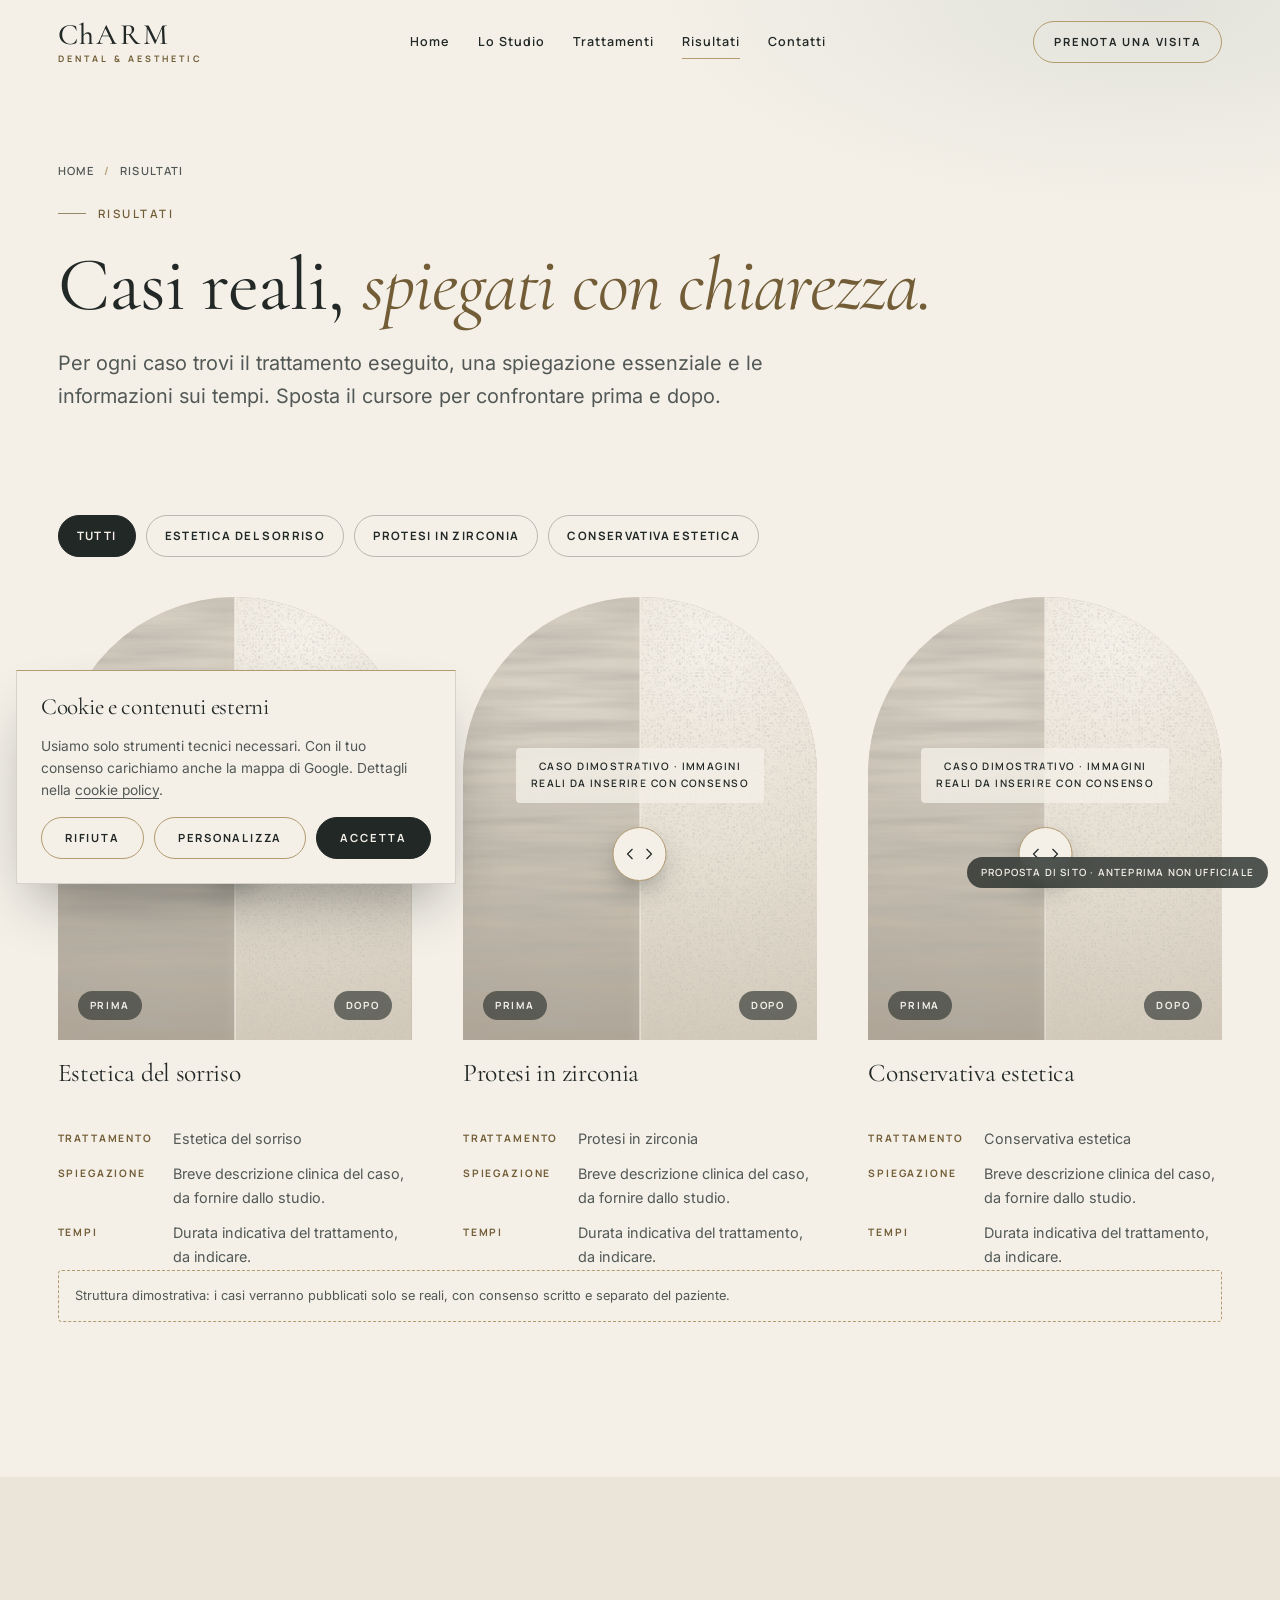
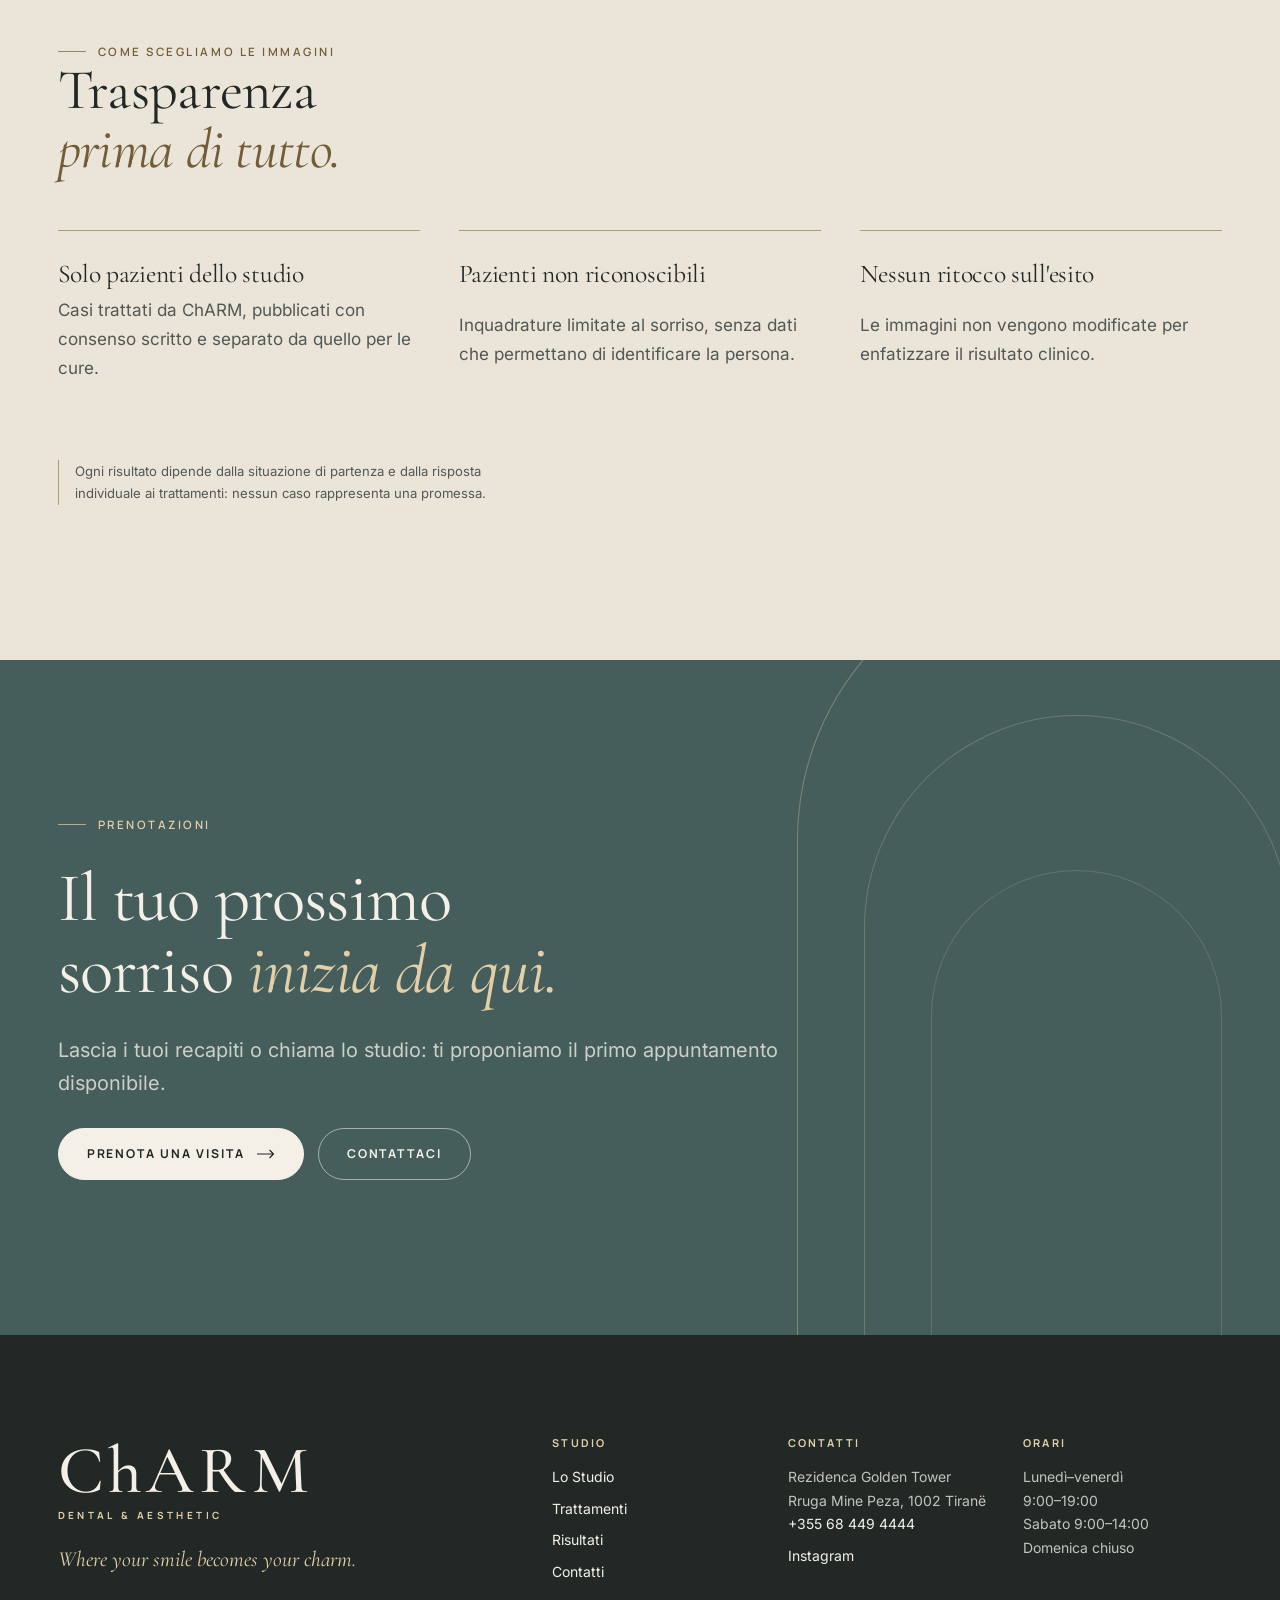
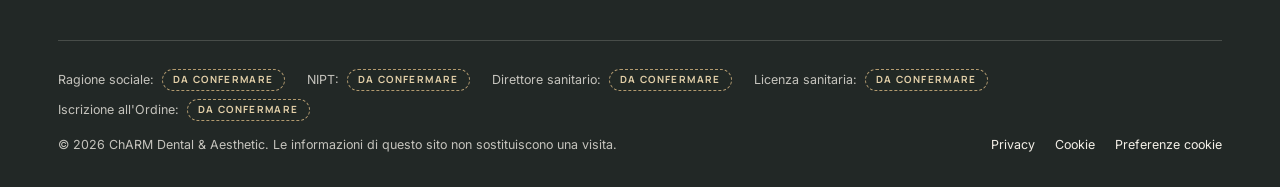
<file: risultati.html>
<!doctype html>
<html lang="it" class="no-js" data-mode="preview">
<head>
<meta charset="utf-8">
<meta name="viewport" content="width=device-width, initial-scale=1, viewport-fit=cover">
<title>Risultati | ChARM Dental &amp; Aesthetic, Tirana</title>
<meta name="claude:viewport-fit-sides" content="cover">
<meta name="description" content="Casi clinici reali dello studio ChARM Dental &amp; Aesthetic, pubblicati con il consenso dei pazienti, con trattamento eseguito e tempi.">
<meta name="robots" content="noindex, nofollow">
<link rel="canonical" href="https://www.dominio-da-definire.al/risultati">
<meta name="theme-color" content="#F4F0E8">
<meta name="format-detection" content="telephone=no">
<meta property="og:type" content="website">
<meta property="og:locale" content="it_IT">
<meta property="og:site_name" content="ChARM Dental &amp; Aesthetic">
<meta property="og:title" content="Risultati | ChARM Dental &amp; Aesthetic, Tirana">
<meta property="og:description" content="Casi clinici reali dello studio ChARM Dental &amp; Aesthetic, pubblicati con il consenso dei pazienti, con trattamento eseguito e tempi.">
<meta property="og:url" content="https://www.dominio-da-definire.al/risultati">
<meta property="og:image" content="https://www.dominio-da-definire.al/assets/img/og-image.png">
<meta property="og:image:width" content="1200"><meta property="og:image:height" content="630">
<meta name="twitter:card" content="summary_large_image">
<link rel="icon" href="assets/img/favicon.svg" type="image/svg+xml">
<link rel="apple-touch-icon" href="assets/img/apple-touch-icon.png">
<link rel="preload" href="assets/fonts/cormorant-garamond-latin-400-normal.woff2" as="font" type="font/woff2" crossorigin>
<link rel="preload" href="assets/fonts/inter-latin-wght-normal.woff2" as="font" type="font/woff2" crossorigin>
<link rel="stylesheet" href="assets/css/site.css">
<script id="site-data" type="application/json">{"mode": "preview", "timezone": "Europe/Tirane", "hours": [["09:00", "19:00"], ["09:00", "19:00"], ["09:00", "19:00"], ["09:00", "19:00"], ["09:00", "19:00"], ["09:00", "14:00"], null], "phone": "+355 68 449 4444", "ga4": null}</script>
<script type="application/ld+json">{"@context": "https://schema.org", "@type": "BreadcrumbList", "itemListElement": [{"@type": "ListItem", "position": 1, "name": "Home", "item": "https://www.dominio-da-definire.al/"}, {"@type": "ListItem", "position": 2, "name": "Risultati", "item": "https://www.dominio-da-definire.al/risultati"}]}</script>
<script src="assets/js/site.js" defer></script>
</head>
<body>
<a class="skip-link" href="#main">Vai al contenuto</a>
<header class="site-header">
  <div class="wrap site-header__inner">
    <a class="brand" href="index.html" aria-label="ChARM Dental &amp; Aesthetic, torna alla home">
      <span class="brand__word">Ch<span>ARM</span></span>
      <span class="brand__sub">Dental &amp; Aesthetic</span>
    </a>
    <nav class="nav" aria-label="Principale"><ul role="list"><li><a href="index.html">Home</a></li><li><a href="lo-studio.html">Lo Studio</a></li><li><a href="trattamenti/index.html">Trattamenti</a></li><li><a href="risultati.html" aria-current="page">Risultati</a></li><li><a href="contatti.html">Contatti</a></li></ul></nav>
    <a class="btn btn--gold btn--sm header-cta" href="contatti.html#prenota"><span>Prenota una visita</span></a>
    <button class="menu-toggle" type="button" aria-expanded="false" aria-controls="mobile-menu">
      <span class="menu-toggle__lines" aria-hidden="true"></span><span class="sr-only">Apri il menu</span>
    </button>
  </div>
</header>
<div class="mobile-menu on-dark" id="mobile-menu" aria-hidden="true">
  <nav aria-label="Menu mobile"><ul role="list"><li><a class="mobile-menu__link" href="index.html">Home</a></li><li><a class="mobile-menu__link" href="lo-studio.html">Lo Studio</a></li><li><a class="mobile-menu__link" href="trattamenti/index.html">Trattamenti</a></li><li><a class="mobile-menu__link" href="risultati.html" aria-current="page">Risultati</a></li><li><a class="mobile-menu__link" href="contatti.html">Contatti</a></li></ul></nav>
  <div class="mobile-menu__foot">
    <a class="btn btn--light" href="contatti.html#prenota"><span>Prenota una visita</span><svg class="arrow" viewBox="0 0 18 10" fill="none" aria-hidden="true"><path d="M0 5h16.5M12.5 1l4 4-4 4" stroke="currentColor" stroke-width="1.2"/></svg></a>
    <div class="mobile-menu__meta">
      <strong>+355 68 449 4444</strong>
      <span>Rruga Mine Peza, Rezidenca Golden Tower, Tirana</span>
    </div>
  </div>
</div>
<main id="main">

<section class="page-hero" aria-labelledby="page-title">
  <div class="wrap page-hero__grid">
    <div class="page-hero__copy">
      <nav class="breadcrumb" aria-label="Percorso"><ol><li><a href="index.html">Home</a></li><li><span aria-current="page">Risultati</span></li></ol></nav>
      <p class="eyebrow">Risultati</p>
      <h1 id="page-title">Casi reali, <em>spiegati con chiarezza.</em></h1>
      <p class="lead">Per ogni caso trovi il trattamento eseguito, una spiegazione essenziale e le informazioni sui tempi. Sposta il cursore per confrontare prima e dopo.</p>
    </div>
  </div>
</section>
<section class="section section--tight-top" aria-label="Casi clinici">
  <div class="wrap">
    <div class="filters" role="group" aria-label="Filtra per trattamento" data-filters><button class="chip" type="button" data-filter="all" aria-pressed="true">Tutti</button><button class="chip" type="button" data-filter="estetica-del-sorriso" aria-pressed="false">Estetica del sorriso</button><button class="chip" type="button" data-filter="protesi-zirconia" aria-pressed="false">Protesi in zirconia</button><button class="chip" type="button" data-filter="conservativa-estetica" aria-pressed="false">Conservativa estetica</button></div>
    <p class="sr-only" id="filter-status" aria-live="polite"></p>
    <div class="cases"><article class="case" data-case="estetica-del-sorriso" data-reveal>
  <div class="ba">
  <div class="ba__layer ba__layer--before"><div class="mat mat--stone"></div></div>
  <div class="ba__layer ba__layer--after"><div class="mat mat--ivory"></div></div>
  <p class="ba__note">Caso dimostrativo · immagini reali da inserire con consenso</p>
  <span class="ba__label ba__label--before">Prima</span><span class="ba__label ba__label--after">Dopo</span>
  <label class="sr-only" for="ba-0">Confronta prima e dopo: sposta il cursore</label>
  <input class="ba__range" id="ba-0" type="range" min="0" max="100" value="50">
  <div class="ba__handle" aria-hidden="true"><span class="ba__knob"><svg viewBox="0 0 26 12" fill="none"><path d="M6 1L1 6l5 5M20 1l5 5-5 5" stroke="currentColor" stroke-width="1.2"/></svg></span></div>
</div>
  <h3>Estetica del sorriso</h3>
  <dl class="case-meta">
  <dt>Trattamento</dt><dd>Estetica del sorriso</dd>
  <dt>Spiegazione</dt><dd>Breve descrizione clinica del caso, da fornire dallo studio.</dd>
  <dt>Tempi</dt><dd>Durata indicativa del trattamento, da indicare.</dd>
</dl>
</article><article class="case" data-case="protesi-zirconia" data-reveal>
  <div class="ba">
  <div class="ba__layer ba__layer--before"><div class="mat mat--stone"></div></div>
  <div class="ba__layer ba__layer--after"><div class="mat mat--ivory"></div></div>
  <p class="ba__note">Caso dimostrativo · immagini reali da inserire con consenso</p>
  <span class="ba__label ba__label--before">Prima</span><span class="ba__label ba__label--after">Dopo</span>
  <label class="sr-only" for="ba-1">Confronta prima e dopo: sposta il cursore</label>
  <input class="ba__range" id="ba-1" type="range" min="0" max="100" value="50">
  <div class="ba__handle" aria-hidden="true"><span class="ba__knob"><svg viewBox="0 0 26 12" fill="none"><path d="M6 1L1 6l5 5M20 1l5 5-5 5" stroke="currentColor" stroke-width="1.2"/></svg></span></div>
</div>
  <h3>Protesi in zirconia</h3>
  <dl class="case-meta">
  <dt>Trattamento</dt><dd>Protesi in zirconia</dd>
  <dt>Spiegazione</dt><dd>Breve descrizione clinica del caso, da fornire dallo studio.</dd>
  <dt>Tempi</dt><dd>Durata indicativa del trattamento, da indicare.</dd>
</dl>
</article><article class="case" data-case="conservativa-estetica" data-reveal>
  <div class="ba">
  <div class="ba__layer ba__layer--before"><div class="mat mat--stone"></div></div>
  <div class="ba__layer ba__layer--after"><div class="mat mat--ivory"></div></div>
  <p class="ba__note">Caso dimostrativo · immagini reali da inserire con consenso</p>
  <span class="ba__label ba__label--before">Prima</span><span class="ba__label ba__label--after">Dopo</span>
  <label class="sr-only" for="ba-2">Confronta prima e dopo: sposta il cursore</label>
  <input class="ba__range" id="ba-2" type="range" min="0" max="100" value="50">
  <div class="ba__handle" aria-hidden="true"><span class="ba__knob"><svg viewBox="0 0 26 12" fill="none"><path d="M6 1L1 6l5 5M20 1l5 5-5 5" stroke="currentColor" stroke-width="1.2"/></svg></span></div>
</div>
  <h3>Conservativa estetica</h3>
  <dl class="case-meta">
  <dt>Trattamento</dt><dd>Conservativa estetica</dd>
  <dt>Spiegazione</dt><dd>Breve descrizione clinica del caso, da fornire dallo studio.</dd>
  <dt>Tempi</dt><dd>Durata indicativa del trattamento, da indicare.</dd>
</dl>
</article></div>
    <p class="source-note">Struttura dimostrativa: i casi verranno pubblicati solo se reali, con consenso scritto e separato del paziente.</p>
  </div>
</section>
<section class="section band-paper" aria-labelledby="policy-title">
  <div class="wrap studio-idea">
    <div data-reveal><p class="eyebrow">Come scegliamo le immagini</p><h2 id="policy-title">Trasparenza <em>prima di tutto.</em></h2></div>
    <ul class="values" role="list" data-stagger>
      <li data-reveal><h3>Solo pazienti dello studio</h3><p>Casi trattati da ChARM, pubblicati con consenso scritto e separato da quello per le cure.</p></li>
      <li data-reveal><h3>Pazienti non riconoscibili</h3><p>Inquadrature limitate al sorriso, senza dati che permettano di identificare la persona.</p></li>
      <li data-reveal><h3>Nessun ritocco sull'esito</h3><p>Le immagini non vengono modificate per enfatizzare il risultato clinico.</p></li>
    </ul>
    <p class="disclaimer" data-reveal>Ogni risultato dipende dalla situazione di partenza e dalla risposta individuale ai trattamenti: nessun caso rappresenta una promessa.</p>
  </div>
</section>
<section class="section band-sage on-dark cta-band" aria-labelledby="cta-title">
  <div class="cta-band__decor" aria-hidden="true"><span></span><span></span><span></span></div>
  <div class="wrap">
    <div class="cta-band__inner" data-reveal>
      <p class="eyebrow">Prenotazioni</p>
      <h2 id="cta-title">Il tuo prossimo sorriso <em>inizia da qui.</em></h2>
      <p class="lead">Lascia i tuoi recapiti o chiama lo studio: ti proponiamo il primo appuntamento disponibile.</p>
      <div class="cta-band__actions">
        <a class="btn btn--light" href="contatti.html#prenota"><span>Prenota una visita</span><svg class="arrow" viewBox="0 0 18 10" fill="none" aria-hidden="true"><path d="M0 5h16.5M12.5 1l4 4-4 4" stroke="currentColor" stroke-width="1.2"/></svg></a>
        <a class="btn btn--ghost-light" href="contatti.html"><span>Contattaci</span></a>
      </div>
    </div>
  </div>
</section>

</main>
<footer class="site-footer on-dark">
  <div class="wrap">
    <div class="footer-top">
      <div class="footer-brand">
        <a class="brand" href="index.html" aria-label="ChARM Dental &amp; Aesthetic, home">
          <span class="brand__word">Ch<span>ARM</span></span><span class="brand__sub">Dental &amp; Aesthetic</span>
        </a>
        <p class="footer-claim">Where your smile becomes your charm.</p>
      </div>
      <div class="footer-cols">
        <div class="footer-col"><h2>Studio</h2><ul role="list"><li><a href="lo-studio.html">Lo Studio</a></li><li><a href="trattamenti/index.html">Trattamenti</a></li><li><a href="risultati.html">Risultati</a></li><li><a href="contatti.html">Contatti</a></li></ul></div>
        <div class="footer-col"><h2>Contatti</h2>
          <p>Rezidenca Golden Tower<br>Rruga Mine Peza, 1002 Tiranë</p>
          <p><a href="tel:+355684494444">+355 68 449 4444</a></p>
          <ul role="list" class="footer-social"><li><a href="https://www.instagram.com/charm.dental/" target="_blank" rel="noopener">Instagram</a></li></ul>
        </div>
        <div class="footer-col"><h2>Orari</h2><p>Lunedì–venerdì<br>9:00–19:00</p><p>Sabato 9:00–14:00<br>Domenica chiuso</p></div>
      </div>
    </div>
    <div class="footer-legal">
      <ul class="footer-legal__data" role="list"><li>Ragione sociale: <span class="tbc">Da confermare</span></li><li>NIPT: <span class="tbc">Da confermare</span></li><li>Direttore sanitario: <span class="tbc">Da confermare</span></li><li>Licenza sanitaria: <span class="tbc">Da confermare</span></li><li>Iscrizione all'Ordine: <span class="tbc">Da confermare</span></li></ul>
      <div class="footer-legal__row">
        <p>© <span data-year>2026</span> ChARM Dental &amp; Aesthetic. Le informazioni di questo sito non sostituiscono una visita.</p>
        <div class="footer-legal__links">
          <a href="privacy.html">Privacy</a>
          <a href="cookie.html">Cookie</a>
          <button type="button" data-cookie-open>Preferenze cookie</button>
          
        </div>
      </div>
    </div>
  </div>
</footer>
<section class="cookie" id="cookie" aria-labelledby="cookie-title" hidden>
  <h2 id="cookie-title">Cookie e contenuti esterni</h2>
  <p>Usiamo solo strumenti tecnici necessari. Con il tuo consenso carichiamo anche la mappa di Google. Dettagli nella <a href="cookie.html">cookie policy</a>.</p>
  <div class="cookie__prefs" hidden>
    <div class="cookie__opt"><label for="consent-necessary">Necessari</label>
      <small>Ricordano le tue scelte sui cookie. Sempre attivi.</small>
      <span class="switch"><input type="checkbox" id="consent-necessary" checked disabled><span></span></span></div>
    <div class="cookie__opt"><label for="consent-maps">Mappe</label>
      <small>Google Maps per mostrare la posizione dello studio.</small>
      <span class="switch"><input type="checkbox" id="consent-maps"><span></span></span></div>
    <div class="cookie__opt"><label for="consent-stats">Statistiche</label>
        <small>Misurano in forma aggregata le visite al sito.</small>
        <span class="switch"><input type="checkbox" id="consent-stats"><span></span></span></div>
    <button class="btn btn--sm btn--solid" type="button" data-cookie="save"><span>Salva le scelte</span></button>
  </div>
  <div class="cookie__actions">
    <button class="btn btn--sm btn--gold" type="button" data-cookie="reject"><span>Rifiuta</span></button>
    <button class="btn btn--sm btn--gold" type="button" data-cookie="customize"><span>Personalizza</span></button>
    <button class="btn btn--sm btn--solid" type="button" data-cookie="accept"><span>Accetta</span></button>
  </div>
</section>
<p class="preview-badge">Proposta di sito · anteprima non ufficiale</p>
</body>
</html>
</file>
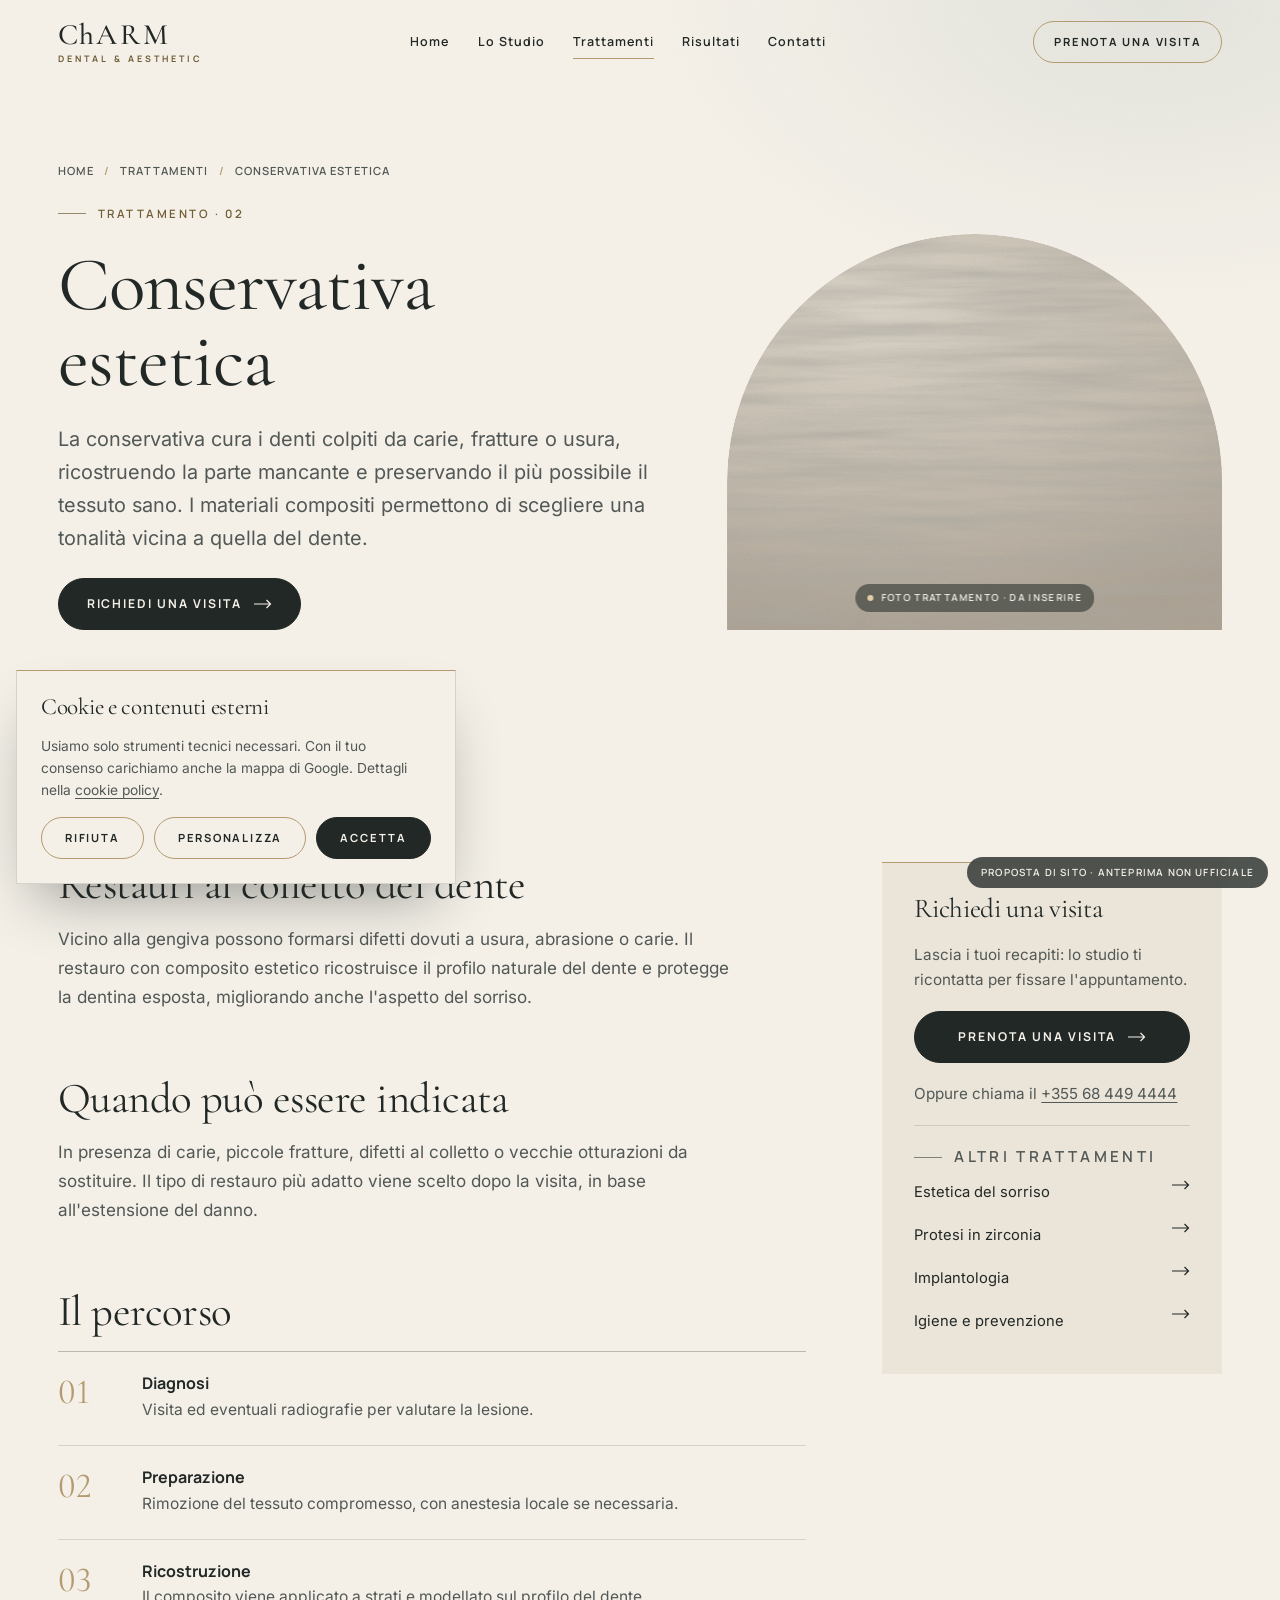
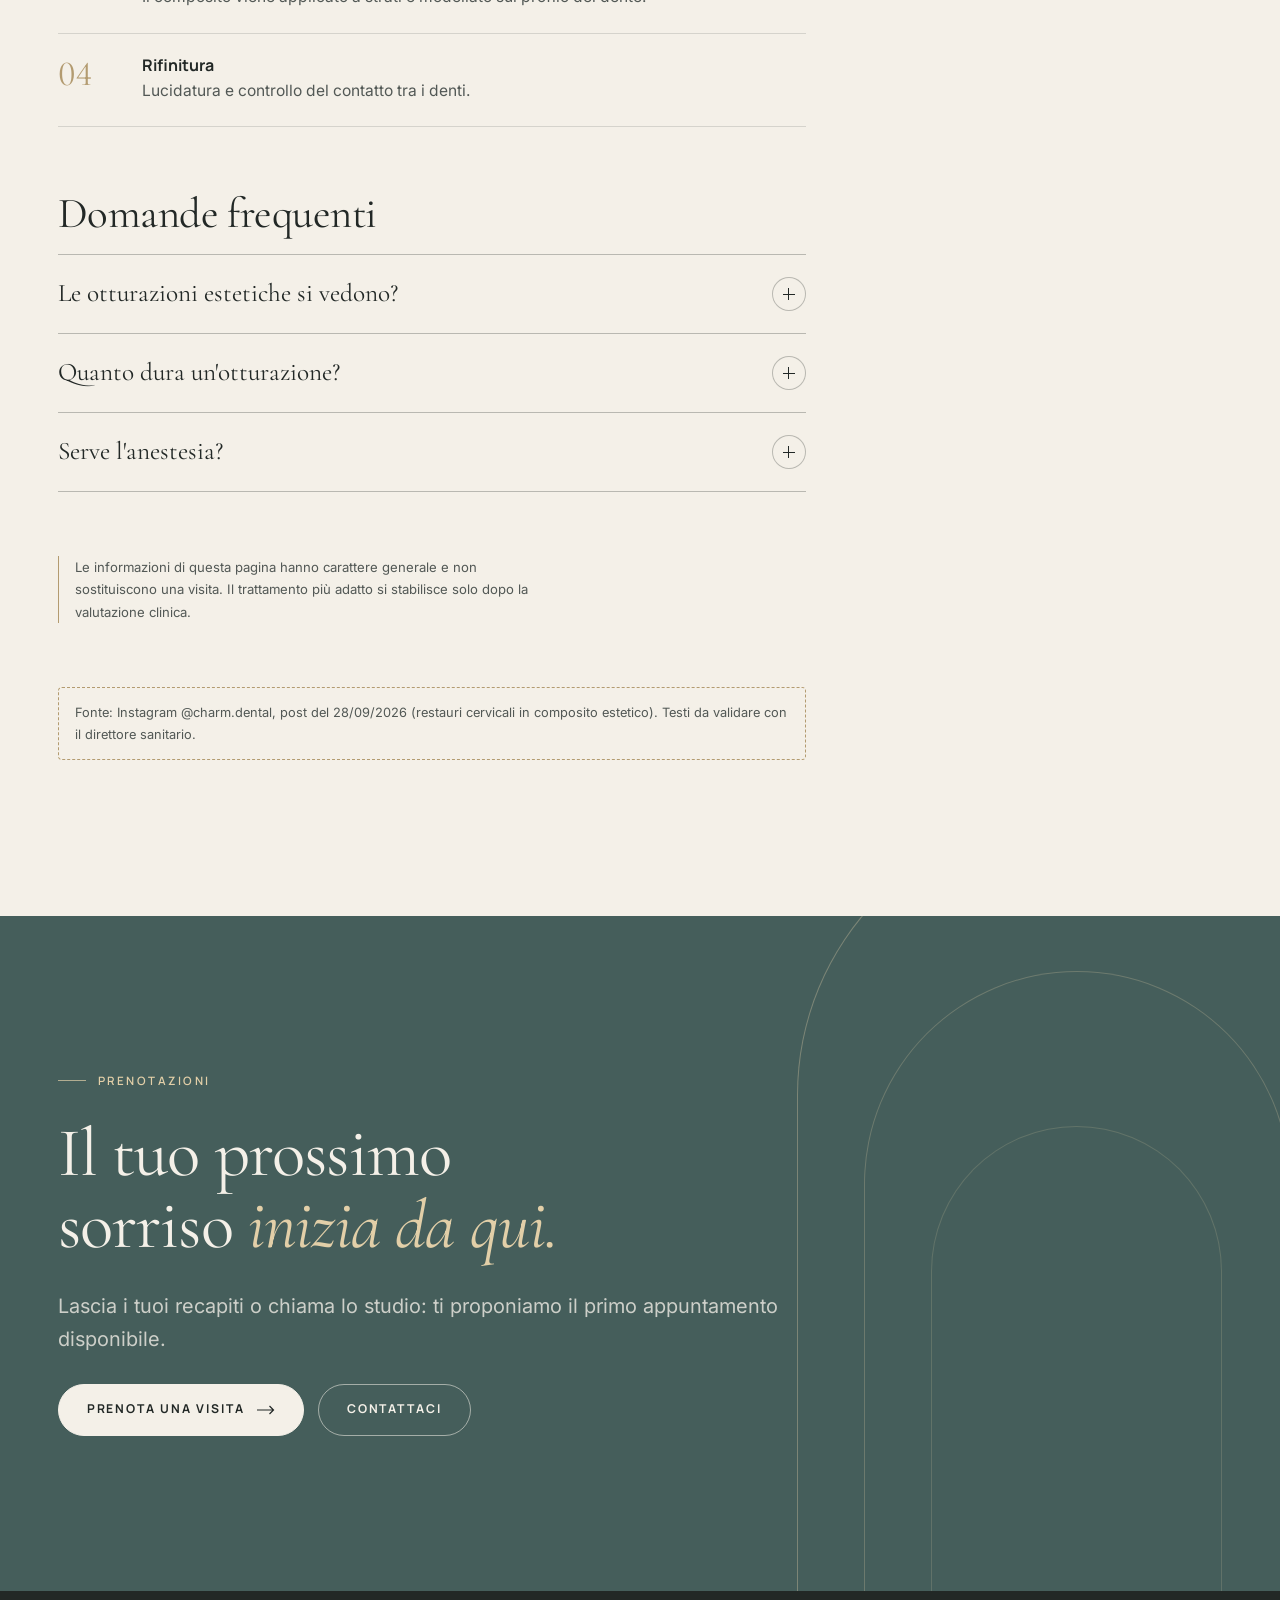
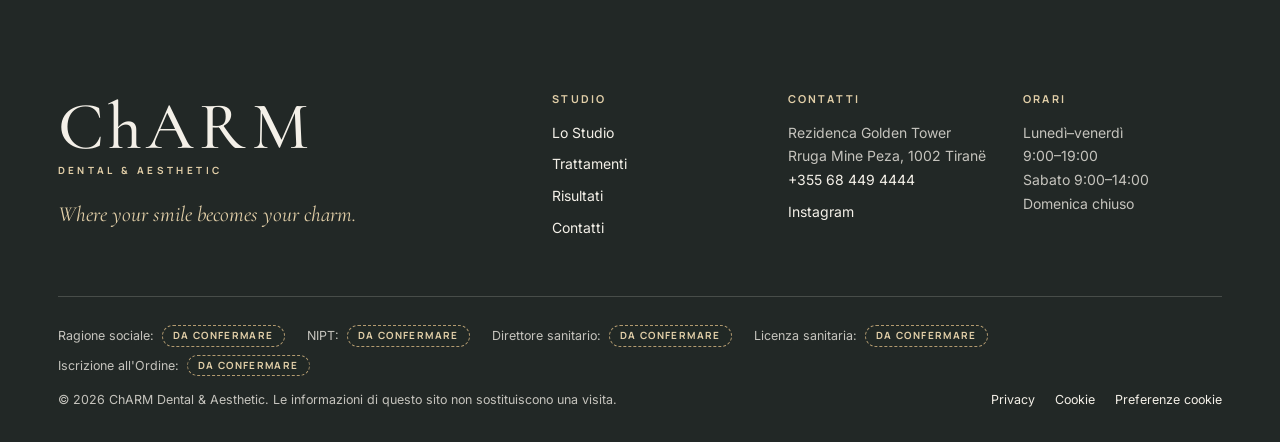
<file: trattamenti/conservativa-estetica.html>
<!doctype html>
<html lang="it" class="no-js" data-mode="preview">
<head>
<meta charset="utf-8">
<meta name="viewport" content="width=device-width, initial-scale=1, viewport-fit=cover">
<title>Conservativa estetica e otturazioni in composito a Tirana | ChARM Dental &amp; Aesthetic</title>
<meta name="claude:viewport-fit-sides" content="cover">
<meta name="description" content="Otturazioni in composito estetico per ricostruire i denti danneggiati, anche vicino alla gengiva, con una tonalità simile al dente naturale.">
<meta name="robots" content="noindex, nofollow">
<link rel="canonical" href="https://www.dominio-da-definire.al/trattamenti/conservativa-estetica">
<meta name="theme-color" content="#F4F0E8">
<meta name="format-detection" content="telephone=no">
<meta property="og:type" content="website">
<meta property="og:locale" content="it_IT">
<meta property="og:site_name" content="ChARM Dental &amp; Aesthetic">
<meta property="og:title" content="Conservativa estetica e otturazioni in composito a Tirana | ChARM Dental &amp; Aesthetic">
<meta property="og:description" content="Otturazioni in composito estetico per ricostruire i denti danneggiati, anche vicino alla gengiva, con una tonalità simile al dente naturale.">
<meta property="og:url" content="https://www.dominio-da-definire.al/trattamenti/conservativa-estetica">
<meta property="og:image" content="https://www.dominio-da-definire.al/assets/img/og-image.png">
<meta property="og:image:width" content="1200"><meta property="og:image:height" content="630">
<meta name="twitter:card" content="summary_large_image">
<link rel="icon" href="../assets/img/favicon.svg" type="image/svg+xml">
<link rel="apple-touch-icon" href="../assets/img/apple-touch-icon.png">
<link rel="preload" href="../assets/fonts/cormorant-garamond-latin-400-normal.woff2" as="font" type="font/woff2" crossorigin>
<link rel="preload" href="../assets/fonts/inter-latin-wght-normal.woff2" as="font" type="font/woff2" crossorigin>
<link rel="stylesheet" href="../assets/css/site.css">
<script id="site-data" type="application/json">{"mode": "preview", "timezone": "Europe/Tirane", "hours": [["09:00", "19:00"], ["09:00", "19:00"], ["09:00", "19:00"], ["09:00", "19:00"], ["09:00", "19:00"], ["09:00", "14:00"], null], "phone": "+355 68 449 4444", "ga4": null}</script>
<script type="application/ld+json">{"@context": "https://schema.org", "@type": "BreadcrumbList", "itemListElement": [{"@type": "ListItem", "position": 1, "name": "Home", "item": "https://www.dominio-da-definire.al/"}, {"@type": "ListItem", "position": 2, "name": "Trattamenti", "item": "https://www.dominio-da-definire.al/trattamenti/"}, {"@type": "ListItem", "position": 3, "name": "Conservativa estetica", "item": "https://www.dominio-da-definire.al/trattamenti/conservativa-estetica"}]}</script>
<script type="application/ld+json">{"@context": "https://schema.org", "@type": "MedicalWebPage", "name": "Conservativa estetica e otturazioni in composito a Tirana", "about": {"@type": "MedicalProcedure", "name": "Conservativa estetica", "description": "Otturazioni in composito estetico per ricostruire i denti danneggiati, anche vicino alla gengiva, con una tonalità simile al dente naturale."}, "provider": {"@id": "https://www.dominio-da-definire.al/#studio"}, "inLanguage": "it"}</script>
<script type="application/ld+json">{"@context": "https://schema.org", "@type": "FAQPage", "mainEntity": [{"@type": "Question", "name": "Le otturazioni estetiche si vedono?", "acceptedAnswer": {"@type": "Answer", "text": "Il composito viene scelto in una tonalità vicina a quella del dente, per un aspetto il più possibile naturale. La resa dipende dal dente e dall'estensione del restauro."}}, {"@type": "Question", "name": "Quanto dura un'otturazione?", "acceptedAnswer": {"@type": "Answer", "text": "La durata varia in base a dimensione, posizione, abitudini e igiene. I controlli periodici permettono di intervenire per tempo."}}, {"@type": "Question", "name": "Serve l'anestesia?", "acceptedAnswer": {"@type": "Answer", "text": "Dipende dalla profondità della lesione. Viene valutato caso per caso e spiegato prima di iniziare."}}]}</script>
<script src="../assets/js/site.js" defer></script>
</head>
<body>
<a class="skip-link" href="#main">Vai al contenuto</a>
<header class="site-header">
  <div class="wrap site-header__inner">
    <a class="brand" href="../index.html" aria-label="ChARM Dental &amp; Aesthetic, torna alla home">
      <span class="brand__word">Ch<span>ARM</span></span>
      <span class="brand__sub">Dental &amp; Aesthetic</span>
    </a>
    <nav class="nav" aria-label="Principale"><ul role="list"><li><a href="../index.html">Home</a></li><li><a href="../lo-studio.html">Lo Studio</a></li><li><a href="../trattamenti/index.html" aria-current="page">Trattamenti</a></li><li><a href="../risultati.html">Risultati</a></li><li><a href="../contatti.html">Contatti</a></li></ul></nav>
    <a class="btn btn--gold btn--sm header-cta" href="../contatti.html#prenota"><span>Prenota una visita</span></a>
    <button class="menu-toggle" type="button" aria-expanded="false" aria-controls="mobile-menu">
      <span class="menu-toggle__lines" aria-hidden="true"></span><span class="sr-only">Apri il menu</span>
    </button>
  </div>
</header>
<div class="mobile-menu on-dark" id="mobile-menu" aria-hidden="true">
  <nav aria-label="Menu mobile"><ul role="list"><li><a class="mobile-menu__link" href="../index.html">Home</a></li><li><a class="mobile-menu__link" href="../lo-studio.html">Lo Studio</a></li><li><a class="mobile-menu__link" href="../trattamenti/index.html" aria-current="page">Trattamenti</a></li><li><a class="mobile-menu__link" href="../risultati.html">Risultati</a></li><li><a class="mobile-menu__link" href="../contatti.html">Contatti</a></li></ul></nav>
  <div class="mobile-menu__foot">
    <a class="btn btn--light" href="../contatti.html#prenota"><span>Prenota una visita</span><svg class="arrow" viewBox="0 0 18 10" fill="none" aria-hidden="true"><path d="M0 5h16.5M12.5 1l4 4-4 4" stroke="currentColor" stroke-width="1.2"/></svg></a>
    <div class="mobile-menu__meta">
      <strong>+355 68 449 4444</strong>
      <span>Rruga Mine Peza, Rezidenca Golden Tower, Tirana</span>
    </div>
  </div>
</div>
<main id="main">

<section class="page-hero" aria-labelledby="page-title">
  <div class="wrap page-hero__grid page-hero__grid--media">
    <div class="page-hero__copy">
      <nav class="breadcrumb" aria-label="Percorso"><ol><li><a href="../index.html">Home</a></li><li><a href="../trattamenti/index.html">Trattamenti</a></li><li><span aria-current="page">Conservativa estetica</span></li></ol></nav>
      <p class="eyebrow">Trattamento · 02 </p>
      <h1 id="page-title">Conservativa estetica</h1>
      <p class="lead">La conservativa cura i denti colpiti da carie, fratture o usura, ricostruendo la parte mancante e preservando il più possibile il tessuto sano. I materiali compositi permettono di scegliere una tonalità vicina a quella del dente.</p>
      <div class="hero__actions"><a class="btn btn--solid" href="../contatti.html#prenota"><span>Richiedi una visita</span><svg class="arrow" viewBox="0 0 18 10" fill="none" aria-hidden="true"><path d="M0 5h16.5M12.5 1l4 4-4 4" stroke="currentColor" stroke-width="1.2"/></svg></a></div>
    </div>
    <div class="page-hero__media"><div class="media arch" role="img" aria-label="Segnaposto: Conservativa estetica"><div class="media__zoom"><div class="mat mat--stone"></div></div><span class="slot-tag">Foto trattamento · da inserire</span></div></div>
  </div>
</section>

<section class="section" aria-label="Approfondimento">
  <div class="wrap detail__grid">
    <div class="detail__main">
      <div class="detail__block" data-reveal><h2>Restauri al colletto del dente</h2><div class="prose"><p>Vicino alla gengiva possono formarsi difetti dovuti a usura, abrasione o carie. Il restauro con composito estetico ricostruisce il profilo naturale del dente e protegge la dentina esposta, migliorando anche l&#x27;aspetto del sorriso.</p></div></div><div class="detail__block" data-reveal><h2>Quando può essere indicata</h2><div class="prose"><p>In presenza di carie, piccole fratture, difetti al colletto o vecchie otturazioni da sostituire. Il tipo di restauro più adatto viene scelto dopo la visita, in base all&#x27;estensione del danno.</p></div></div>
      <div class="detail__block" data-reveal><h2>Il percorso</h2><ol class="steps" role="list"><li><h3>Diagnosi</h3><p>Visita ed eventuali radiografie per valutare la lesione.</p></li><li><h3>Preparazione</h3><p>Rimozione del tessuto compromesso, con anestesia locale se necessaria.</p></li><li><h3>Ricostruzione</h3><p>Il composito viene applicato a strati e modellato sul profilo del dente.</p></li><li><h3>Rifinitura</h3><p>Lucidatura e controllo del contatto tra i denti.</p></li></ol></div>
      <div class="detail__block" data-reveal><h2>Domande frequenti</h2><div class="faq"><details><summary>Le otturazioni estetiche si vedono?</summary><div><p>Il composito viene scelto in una tonalità vicina a quella del dente, per un aspetto il più possibile naturale. La resa dipende dal dente e dall&#x27;estensione del restauro.</p></div></details><details><summary>Quanto dura un&#x27;otturazione?</summary><div><p>La durata varia in base a dimensione, posizione, abitudini e igiene. I controlli periodici permettono di intervenire per tempo.</p></div></details><details><summary>Serve l&#x27;anestesia?</summary><div><p>Dipende dalla profondità della lesione. Viene valutato caso per caso e spiegato prima di iniziare.</p></div></details></div></div>
      <p class="disclaimer">Le informazioni di questa pagina hanno carattere generale e non sostituiscono una visita. Il trattamento più adatto si stabilisce solo dopo la valutazione clinica.</p>
      <p class="source-note">Fonte: Instagram @charm.dental, post del 28/09/2026 (restauri cervicali in composito estetico). Testi da validare con il direttore sanitario.</p>
    </div>
    <aside class="detail__aside" aria-label="Prenotazione">
      <div class="aside-card">
        <h2>Richiedi una visita</h2>
        <p>Lascia i tuoi recapiti: lo studio ti ricontatta per fissare l'appuntamento.</p>
        <a class="btn btn--solid" href="../contatti.html#prenota"><span>Prenota una visita</span><svg class="arrow" viewBox="0 0 18 10" fill="none" aria-hidden="true"><path d="M0 5h16.5M12.5 1l4 4-4 4" stroke="currentColor" stroke-width="1.2"/></svg></a>
        <p class="small">Oppure chiama il <a href="tel:+355684494444">+355 68 449 4444</a></p>
        <div class="aside-links"><p class="eyebrow">Altri trattamenti</p><a href="../trattamenti/estetica-del-sorriso.html"><span>Estetica del sorriso</span><svg class="arrow" viewBox="0 0 18 10" fill="none" aria-hidden="true"><path d="M0 5h16.5M12.5 1l4 4-4 4" stroke="currentColor" stroke-width="1.2"/></svg></a><a href="../trattamenti/protesi-zirconia.html"><span>Protesi in zirconia</span><svg class="arrow" viewBox="0 0 18 10" fill="none" aria-hidden="true"><path d="M0 5h16.5M12.5 1l4 4-4 4" stroke="currentColor" stroke-width="1.2"/></svg></a><a href="../trattamenti/implantologia.html"><span>Implantologia</span><svg class="arrow" viewBox="0 0 18 10" fill="none" aria-hidden="true"><path d="M0 5h16.5M12.5 1l4 4-4 4" stroke="currentColor" stroke-width="1.2"/></svg></a><a href="../trattamenti/igiene-prevenzione.html"><span>Igiene e prevenzione</span><svg class="arrow" viewBox="0 0 18 10" fill="none" aria-hidden="true"><path d="M0 5h16.5M12.5 1l4 4-4 4" stroke="currentColor" stroke-width="1.2"/></svg></a></div>
      </div>
    </aside>
  </div>
</section>
<section class="section band-sage on-dark cta-band" aria-labelledby="cta-title">
  <div class="cta-band__decor" aria-hidden="true"><span></span><span></span><span></span></div>
  <div class="wrap">
    <div class="cta-band__inner" data-reveal>
      <p class="eyebrow">Prenotazioni</p>
      <h2 id="cta-title">Il tuo prossimo sorriso <em>inizia da qui.</em></h2>
      <p class="lead">Lascia i tuoi recapiti o chiama lo studio: ti proponiamo il primo appuntamento disponibile.</p>
      <div class="cta-band__actions">
        <a class="btn btn--light" href="../contatti.html#prenota"><span>Prenota una visita</span><svg class="arrow" viewBox="0 0 18 10" fill="none" aria-hidden="true"><path d="M0 5h16.5M12.5 1l4 4-4 4" stroke="currentColor" stroke-width="1.2"/></svg></a>
        <a class="btn btn--ghost-light" href="../contatti.html"><span>Contattaci</span></a>
      </div>
    </div>
  </div>
</section>

</main>
<footer class="site-footer on-dark">
  <div class="wrap">
    <div class="footer-top">
      <div class="footer-brand">
        <a class="brand" href="../index.html" aria-label="ChARM Dental &amp; Aesthetic, home">
          <span class="brand__word">Ch<span>ARM</span></span><span class="brand__sub">Dental &amp; Aesthetic</span>
        </a>
        <p class="footer-claim">Where your smile becomes your charm.</p>
      </div>
      <div class="footer-cols">
        <div class="footer-col"><h2>Studio</h2><ul role="list"><li><a href="../lo-studio.html">Lo Studio</a></li><li><a href="../trattamenti/index.html">Trattamenti</a></li><li><a href="../risultati.html">Risultati</a></li><li><a href="../contatti.html">Contatti</a></li></ul></div>
        <div class="footer-col"><h2>Contatti</h2>
          <p>Rezidenca Golden Tower<br>Rruga Mine Peza, 1002 Tiranë</p>
          <p><a href="tel:+355684494444">+355 68 449 4444</a></p>
          <ul role="list" class="footer-social"><li><a href="https://www.instagram.com/charm.dental/" target="_blank" rel="noopener">Instagram</a></li></ul>
        </div>
        <div class="footer-col"><h2>Orari</h2><p>Lunedì–venerdì<br>9:00–19:00</p><p>Sabato 9:00–14:00<br>Domenica chiuso</p></div>
      </div>
    </div>
    <div class="footer-legal">
      <ul class="footer-legal__data" role="list"><li>Ragione sociale: <span class="tbc">Da confermare</span></li><li>NIPT: <span class="tbc">Da confermare</span></li><li>Direttore sanitario: <span class="tbc">Da confermare</span></li><li>Licenza sanitaria: <span class="tbc">Da confermare</span></li><li>Iscrizione all'Ordine: <span class="tbc">Da confermare</span></li></ul>
      <div class="footer-legal__row">
        <p>© <span data-year>2026</span> ChARM Dental &amp; Aesthetic. Le informazioni di questo sito non sostituiscono una visita.</p>
        <div class="footer-legal__links">
          <a href="../privacy.html">Privacy</a>
          <a href="../cookie.html">Cookie</a>
          <button type="button" data-cookie-open>Preferenze cookie</button>
          
        </div>
      </div>
    </div>
  </div>
</footer>
<section class="cookie" id="cookie" aria-labelledby="cookie-title" hidden>
  <h2 id="cookie-title">Cookie e contenuti esterni</h2>
  <p>Usiamo solo strumenti tecnici necessari. Con il tuo consenso carichiamo anche la mappa di Google. Dettagli nella <a href="../cookie.html">cookie policy</a>.</p>
  <div class="cookie__prefs" hidden>
    <div class="cookie__opt"><label for="consent-necessary">Necessari</label>
      <small>Ricordano le tue scelte sui cookie. Sempre attivi.</small>
      <span class="switch"><input type="checkbox" id="consent-necessary" checked disabled><span></span></span></div>
    <div class="cookie__opt"><label for="consent-maps">Mappe</label>
      <small>Google Maps per mostrare la posizione dello studio.</small>
      <span class="switch"><input type="checkbox" id="consent-maps"><span></span></span></div>
    <div class="cookie__opt"><label for="consent-stats">Statistiche</label>
        <small>Misurano in forma aggregata le visite al sito.</small>
        <span class="switch"><input type="checkbox" id="consent-stats"><span></span></span></div>
    <button class="btn btn--sm btn--solid" type="button" data-cookie="save"><span>Salva le scelte</span></button>
  </div>
  <div class="cookie__actions">
    <button class="btn btn--sm btn--gold" type="button" data-cookie="reject"><span>Rifiuta</span></button>
    <button class="btn btn--sm btn--gold" type="button" data-cookie="customize"><span>Personalizza</span></button>
    <button class="btn btn--sm btn--solid" type="button" data-cookie="accept"><span>Accetta</span></button>
  </div>
</section>
<p class="preview-badge">Proposta di sito · anteprima non ufficiale</p>
</body>
</html>
</file>
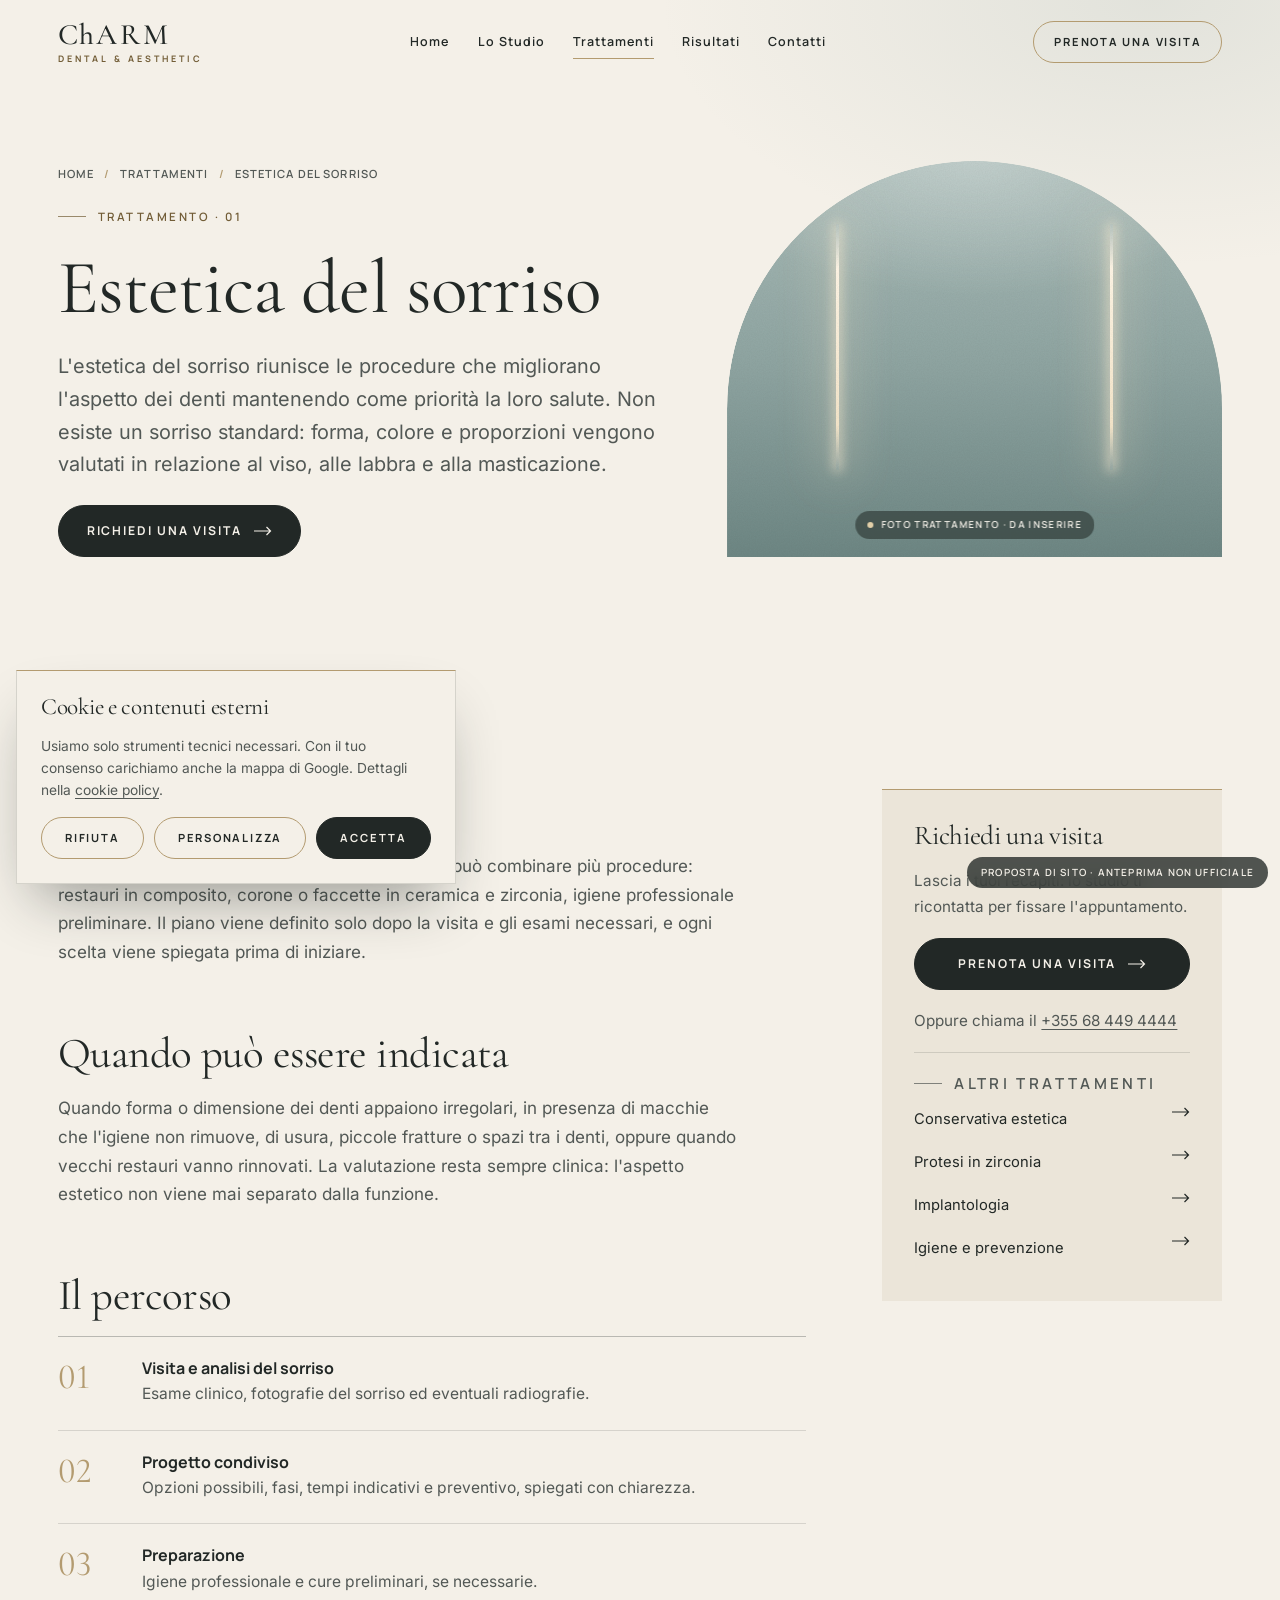
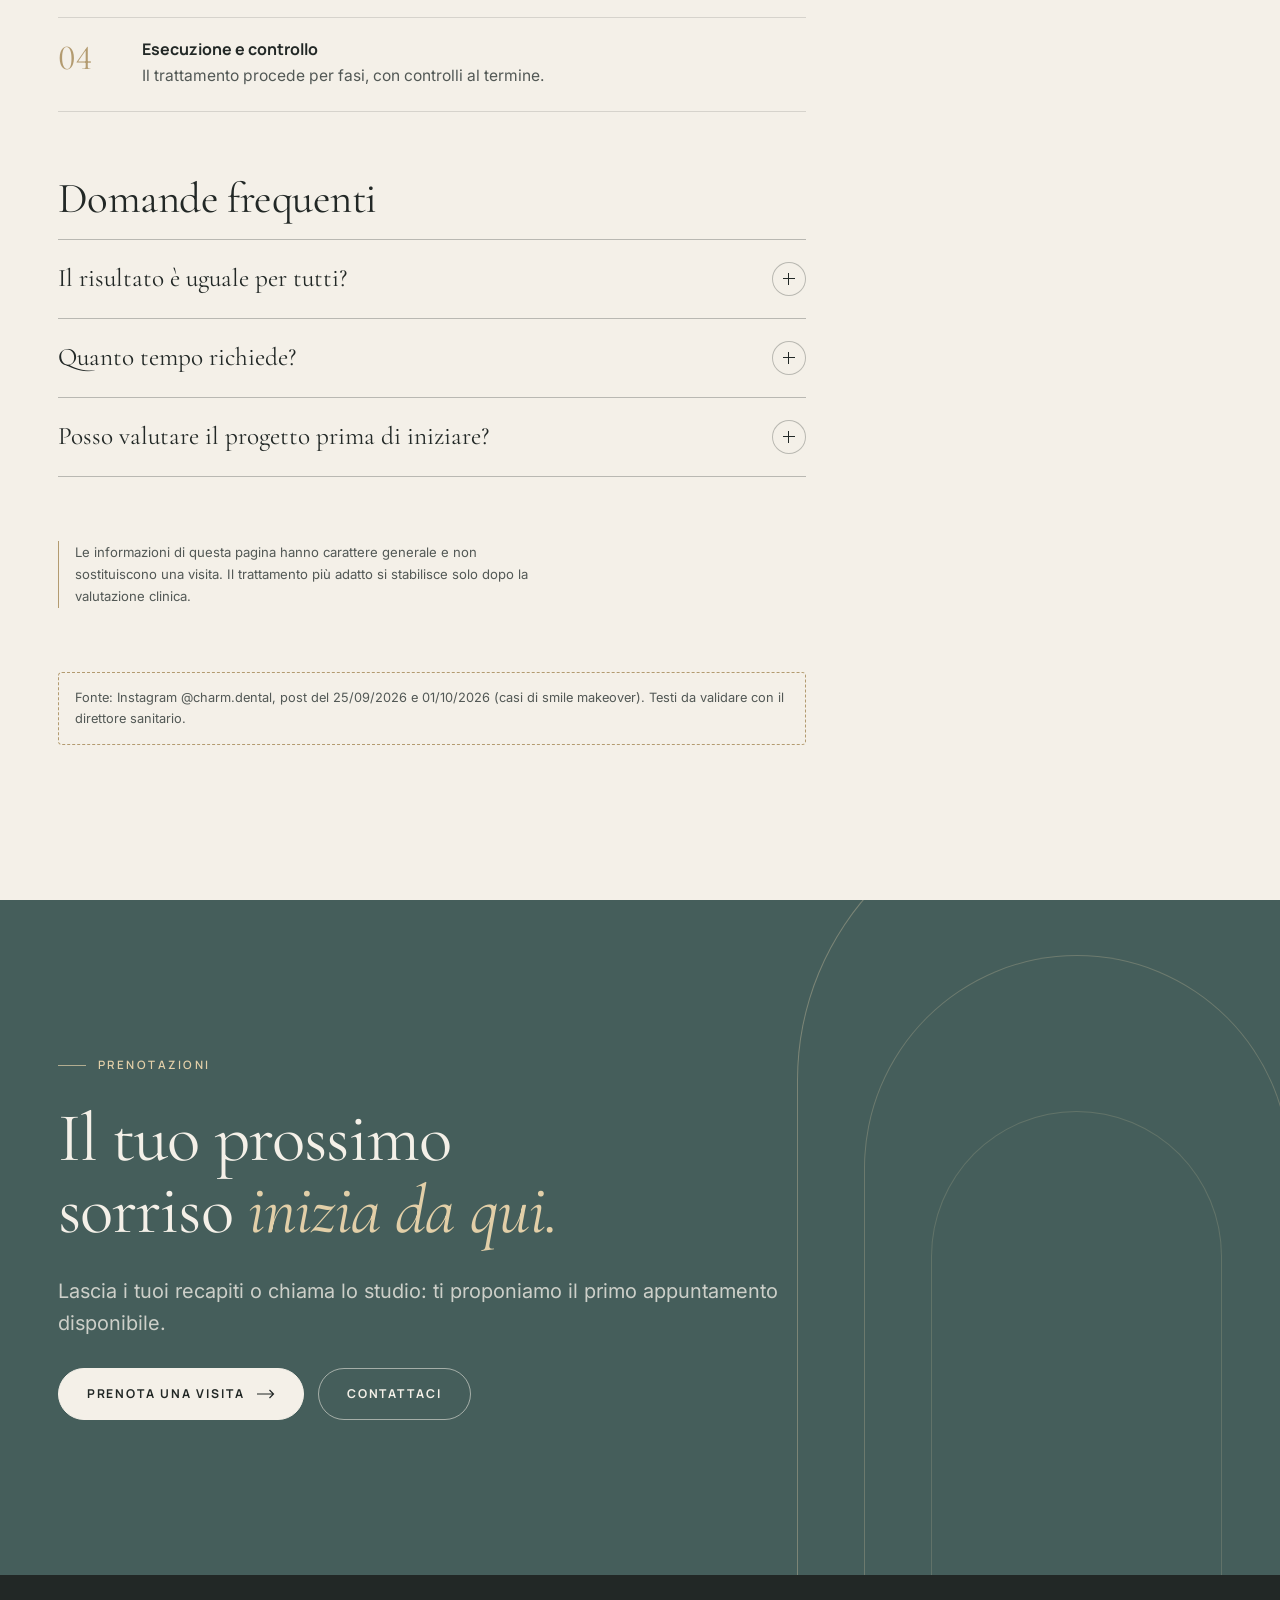
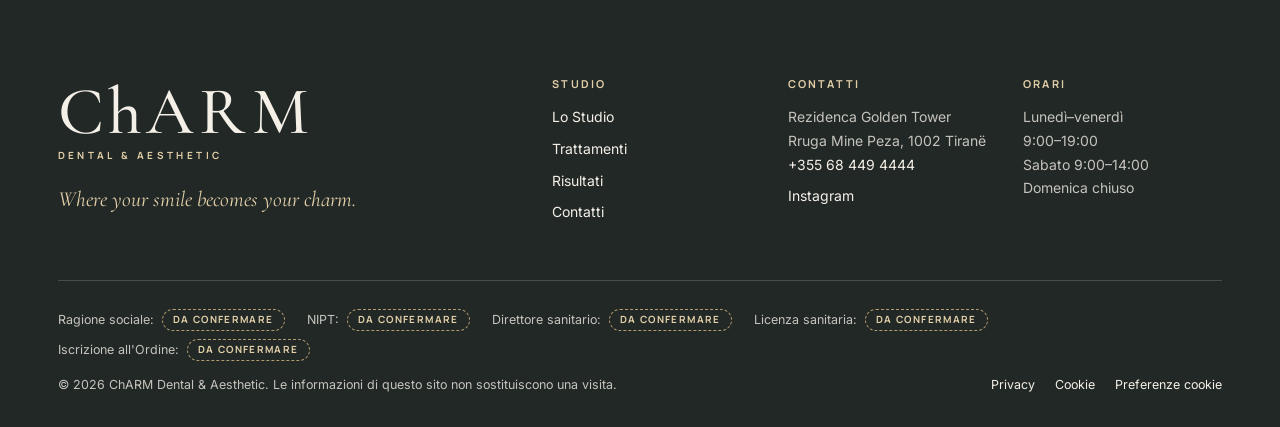
<file: trattamenti/estetica-del-sorriso.html>
<!doctype html>
<html lang="it" class="no-js" data-mode="preview">
<head>
<meta charset="utf-8">
<meta name="viewport" content="width=device-width, initial-scale=1, viewport-fit=cover">
<title>Estetica del sorriso a Tirana | ChARM Dental &amp; Aesthetic</title>
<meta name="claude:viewport-fit-sides" content="cover">
<meta name="description" content="Un progetto per armonizzare forma, colore e proporzioni dei denti, studiato sul viso di ogni persona.">
<meta name="robots" content="noindex, nofollow">
<link rel="canonical" href="https://www.dominio-da-definire.al/trattamenti/estetica-del-sorriso">
<meta name="theme-color" content="#F4F0E8">
<meta name="format-detection" content="telephone=no">
<meta property="og:type" content="website">
<meta property="og:locale" content="it_IT">
<meta property="og:site_name" content="ChARM Dental &amp; Aesthetic">
<meta property="og:title" content="Estetica del sorriso a Tirana | ChARM Dental &amp; Aesthetic">
<meta property="og:description" content="Un progetto per armonizzare forma, colore e proporzioni dei denti, studiato sul viso di ogni persona.">
<meta property="og:url" content="https://www.dominio-da-definire.al/trattamenti/estetica-del-sorriso">
<meta property="og:image" content="https://www.dominio-da-definire.al/assets/img/og-image.png">
<meta property="og:image:width" content="1200"><meta property="og:image:height" content="630">
<meta name="twitter:card" content="summary_large_image">
<link rel="icon" href="../assets/img/favicon.svg" type="image/svg+xml">
<link rel="apple-touch-icon" href="../assets/img/apple-touch-icon.png">
<link rel="preload" href="../assets/fonts/cormorant-garamond-latin-400-normal.woff2" as="font" type="font/woff2" crossorigin>
<link rel="preload" href="../assets/fonts/inter-latin-wght-normal.woff2" as="font" type="font/woff2" crossorigin>
<link rel="stylesheet" href="../assets/css/site.css">
<script id="site-data" type="application/json">{"mode": "preview", "timezone": "Europe/Tirane", "hours": [["09:00", "19:00"], ["09:00", "19:00"], ["09:00", "19:00"], ["09:00", "19:00"], ["09:00", "19:00"], ["09:00", "14:00"], null], "phone": "+355 68 449 4444", "ga4": null}</script>
<script type="application/ld+json">{"@context": "https://schema.org", "@type": "BreadcrumbList", "itemListElement": [{"@type": "ListItem", "position": 1, "name": "Home", "item": "https://www.dominio-da-definire.al/"}, {"@type": "ListItem", "position": 2, "name": "Trattamenti", "item": "https://www.dominio-da-definire.al/trattamenti/"}, {"@type": "ListItem", "position": 3, "name": "Estetica del sorriso", "item": "https://www.dominio-da-definire.al/trattamenti/estetica-del-sorriso"}]}</script>
<script type="application/ld+json">{"@context": "https://schema.org", "@type": "MedicalWebPage", "name": "Estetica del sorriso a Tirana", "about": {"@type": "MedicalProcedure", "name": "Estetica del sorriso", "description": "Un progetto per armonizzare forma, colore e proporzioni dei denti, studiato sul viso di ogni persona."}, "provider": {"@id": "https://www.dominio-da-definire.al/#studio"}, "inLanguage": "it"}</script>
<script type="application/ld+json">{"@context": "https://schema.org", "@type": "FAQPage", "mainEntity": [{"@type": "Question", "name": "Il risultato è uguale per tutti?", "acceptedAnswer": {"@type": "Answer", "text": "No. Ogni progetto parte dalla situazione clinica della persona e l'esito dipende da molti fattori individuali. Durante la visita vengono spiegati possibilità e limiti del trattamento."}}, {"@type": "Question", "name": "Quanto tempo richiede?", "acceptedAnswer": {"@type": "Answer", "text": "Dipende dalle procedure scelte e dal numero di denti coinvolti. I tempi indicativi vengono comunicati nel piano di trattamento, dopo la visita."}}, {"@type": "Question", "name": "Posso valutare il progetto prima di iniziare?", "acceptedAnswer": {"@type": "Answer", "text": "Sì. Prima di qualsiasi intervento il piano viene illustrato e discusso insieme, con le alternative possibili."}}]}</script>
<script src="../assets/js/site.js" defer></script>
</head>
<body>
<a class="skip-link" href="#main">Vai al contenuto</a>
<header class="site-header">
  <div class="wrap site-header__inner">
    <a class="brand" href="../index.html" aria-label="ChARM Dental &amp; Aesthetic, torna alla home">
      <span class="brand__word">Ch<span>ARM</span></span>
      <span class="brand__sub">Dental &amp; Aesthetic</span>
    </a>
    <nav class="nav" aria-label="Principale"><ul role="list"><li><a href="../index.html">Home</a></li><li><a href="../lo-studio.html">Lo Studio</a></li><li><a href="../trattamenti/index.html" aria-current="page">Trattamenti</a></li><li><a href="../risultati.html">Risultati</a></li><li><a href="../contatti.html">Contatti</a></li></ul></nav>
    <a class="btn btn--gold btn--sm header-cta" href="../contatti.html#prenota"><span>Prenota una visita</span></a>
    <button class="menu-toggle" type="button" aria-expanded="false" aria-controls="mobile-menu">
      <span class="menu-toggle__lines" aria-hidden="true"></span><span class="sr-only">Apri il menu</span>
    </button>
  </div>
</header>
<div class="mobile-menu on-dark" id="mobile-menu" aria-hidden="true">
  <nav aria-label="Menu mobile"><ul role="list"><li><a class="mobile-menu__link" href="../index.html">Home</a></li><li><a class="mobile-menu__link" href="../lo-studio.html">Lo Studio</a></li><li><a class="mobile-menu__link" href="../trattamenti/index.html" aria-current="page">Trattamenti</a></li><li><a class="mobile-menu__link" href="../risultati.html">Risultati</a></li><li><a class="mobile-menu__link" href="../contatti.html">Contatti</a></li></ul></nav>
  <div class="mobile-menu__foot">
    <a class="btn btn--light" href="../contatti.html#prenota"><span>Prenota una visita</span><svg class="arrow" viewBox="0 0 18 10" fill="none" aria-hidden="true"><path d="M0 5h16.5M12.5 1l4 4-4 4" stroke="currentColor" stroke-width="1.2"/></svg></a>
    <div class="mobile-menu__meta">
      <strong>+355 68 449 4444</strong>
      <span>Rruga Mine Peza, Rezidenca Golden Tower, Tirana</span>
    </div>
  </div>
</div>
<main id="main">

<section class="page-hero" aria-labelledby="page-title">
  <div class="wrap page-hero__grid page-hero__grid--media">
    <div class="page-hero__copy">
      <nav class="breadcrumb" aria-label="Percorso"><ol><li><a href="../index.html">Home</a></li><li><a href="../trattamenti/index.html">Trattamenti</a></li><li><span aria-current="page">Estetica del sorriso</span></li></ol></nav>
      <p class="eyebrow">Trattamento · 01 </p>
      <h1 id="page-title">Estetica del sorriso</h1>
      <p class="lead">L&#x27;estetica del sorriso riunisce le procedure che migliorano l&#x27;aspetto dei denti mantenendo come priorità la loro salute. Non esiste un sorriso standard: forma, colore e proporzioni vengono valutati in relazione al viso, alle labbra e alla masticazione.</p>
      <div class="hero__actions"><a class="btn btn--solid" href="../contatti.html#prenota"><span>Richiedi una visita</span><svg class="arrow" viewBox="0 0 18 10" fill="none" aria-hidden="true"><path d="M0 5h16.5M12.5 1l4 4-4 4" stroke="currentColor" stroke-width="1.2"/></svg></a></div>
    </div>
    <div class="page-hero__media"><div class="media arch" role="img" aria-label="Segnaposto: Estetica del sorriso"><div class="media__zoom"><div class="mat mat--sage"></div></div><span class="slot-tag">Foto trattamento · da inserire</span></div></div>
  </div>
</section>

<section class="section" aria-label="Approfondimento">
  <div class="wrap detail__grid">
    <div class="detail__main">
      <div class="detail__block" data-reveal><h2>Di cosa si tratta</h2><div class="prose"><p>A seconda della situazione, un progetto estetico può combinare più procedure: restauri in composito, corone o faccette in ceramica e zirconia, igiene professionale preliminare. Il piano viene definito solo dopo la visita e gli esami necessari, e ogni scelta viene spiegata prima di iniziare.</p></div></div><div class="detail__block" data-reveal><h2>Quando può essere indicata</h2><div class="prose"><p>Quando forma o dimensione dei denti appaiono irregolari, in presenza di macchie che l&#x27;igiene non rimuove, di usura, piccole fratture o spazi tra i denti, oppure quando vecchi restauri vanno rinnovati. La valutazione resta sempre clinica: l&#x27;aspetto estetico non viene mai separato dalla funzione.</p></div></div>
      <div class="detail__block" data-reveal><h2>Il percorso</h2><ol class="steps" role="list"><li><h3>Visita e analisi del sorriso</h3><p>Esame clinico, fotografie del sorriso ed eventuali radiografie.</p></li><li><h3>Progetto condiviso</h3><p>Opzioni possibili, fasi, tempi indicativi e preventivo, spiegati con chiarezza.</p></li><li><h3>Preparazione</h3><p>Igiene professionale e cure preliminari, se necessarie.</p></li><li><h3>Esecuzione e controllo</h3><p>Il trattamento procede per fasi, con controlli al termine.</p></li></ol></div>
      <div class="detail__block" data-reveal><h2>Domande frequenti</h2><div class="faq"><details><summary>Il risultato è uguale per tutti?</summary><div><p>No. Ogni progetto parte dalla situazione clinica della persona e l&#x27;esito dipende da molti fattori individuali. Durante la visita vengono spiegati possibilità e limiti del trattamento.</p></div></details><details><summary>Quanto tempo richiede?</summary><div><p>Dipende dalle procedure scelte e dal numero di denti coinvolti. I tempi indicativi vengono comunicati nel piano di trattamento, dopo la visita.</p></div></details><details><summary>Posso valutare il progetto prima di iniziare?</summary><div><p>Sì. Prima di qualsiasi intervento il piano viene illustrato e discusso insieme, con le alternative possibili.</p></div></details></div></div>
      <p class="disclaimer">Le informazioni di questa pagina hanno carattere generale e non sostituiscono una visita. Il trattamento più adatto si stabilisce solo dopo la valutazione clinica.</p>
      <p class="source-note">Fonte: Instagram @charm.dental, post del 25/09/2026 e 01/10/2026 (casi di smile makeover). Testi da validare con il direttore sanitario.</p>
    </div>
    <aside class="detail__aside" aria-label="Prenotazione">
      <div class="aside-card">
        <h2>Richiedi una visita</h2>
        <p>Lascia i tuoi recapiti: lo studio ti ricontatta per fissare l'appuntamento.</p>
        <a class="btn btn--solid" href="../contatti.html#prenota"><span>Prenota una visita</span><svg class="arrow" viewBox="0 0 18 10" fill="none" aria-hidden="true"><path d="M0 5h16.5M12.5 1l4 4-4 4" stroke="currentColor" stroke-width="1.2"/></svg></a>
        <p class="small">Oppure chiama il <a href="tel:+355684494444">+355 68 449 4444</a></p>
        <div class="aside-links"><p class="eyebrow">Altri trattamenti</p><a href="../trattamenti/conservativa-estetica.html"><span>Conservativa estetica</span><svg class="arrow" viewBox="0 0 18 10" fill="none" aria-hidden="true"><path d="M0 5h16.5M12.5 1l4 4-4 4" stroke="currentColor" stroke-width="1.2"/></svg></a><a href="../trattamenti/protesi-zirconia.html"><span>Protesi in zirconia</span><svg class="arrow" viewBox="0 0 18 10" fill="none" aria-hidden="true"><path d="M0 5h16.5M12.5 1l4 4-4 4" stroke="currentColor" stroke-width="1.2"/></svg></a><a href="../trattamenti/implantologia.html"><span>Implantologia</span><svg class="arrow" viewBox="0 0 18 10" fill="none" aria-hidden="true"><path d="M0 5h16.5M12.5 1l4 4-4 4" stroke="currentColor" stroke-width="1.2"/></svg></a><a href="../trattamenti/igiene-prevenzione.html"><span>Igiene e prevenzione</span><svg class="arrow" viewBox="0 0 18 10" fill="none" aria-hidden="true"><path d="M0 5h16.5M12.5 1l4 4-4 4" stroke="currentColor" stroke-width="1.2"/></svg></a></div>
      </div>
    </aside>
  </div>
</section>
<section class="section band-sage on-dark cta-band" aria-labelledby="cta-title">
  <div class="cta-band__decor" aria-hidden="true"><span></span><span></span><span></span></div>
  <div class="wrap">
    <div class="cta-band__inner" data-reveal>
      <p class="eyebrow">Prenotazioni</p>
      <h2 id="cta-title">Il tuo prossimo sorriso <em>inizia da qui.</em></h2>
      <p class="lead">Lascia i tuoi recapiti o chiama lo studio: ti proponiamo il primo appuntamento disponibile.</p>
      <div class="cta-band__actions">
        <a class="btn btn--light" href="../contatti.html#prenota"><span>Prenota una visita</span><svg class="arrow" viewBox="0 0 18 10" fill="none" aria-hidden="true"><path d="M0 5h16.5M12.5 1l4 4-4 4" stroke="currentColor" stroke-width="1.2"/></svg></a>
        <a class="btn btn--ghost-light" href="../contatti.html"><span>Contattaci</span></a>
      </div>
    </div>
  </div>
</section>

</main>
<footer class="site-footer on-dark">
  <div class="wrap">
    <div class="footer-top">
      <div class="footer-brand">
        <a class="brand" href="../index.html" aria-label="ChARM Dental &amp; Aesthetic, home">
          <span class="brand__word">Ch<span>ARM</span></span><span class="brand__sub">Dental &amp; Aesthetic</span>
        </a>
        <p class="footer-claim">Where your smile becomes your charm.</p>
      </div>
      <div class="footer-cols">
        <div class="footer-col"><h2>Studio</h2><ul role="list"><li><a href="../lo-studio.html">Lo Studio</a></li><li><a href="../trattamenti/index.html">Trattamenti</a></li><li><a href="../risultati.html">Risultati</a></li><li><a href="../contatti.html">Contatti</a></li></ul></div>
        <div class="footer-col"><h2>Contatti</h2>
          <p>Rezidenca Golden Tower<br>Rruga Mine Peza, 1002 Tiranë</p>
          <p><a href="tel:+355684494444">+355 68 449 4444</a></p>
          <ul role="list" class="footer-social"><li><a href="https://www.instagram.com/charm.dental/" target="_blank" rel="noopener">Instagram</a></li></ul>
        </div>
        <div class="footer-col"><h2>Orari</h2><p>Lunedì–venerdì<br>9:00–19:00</p><p>Sabato 9:00–14:00<br>Domenica chiuso</p></div>
      </div>
    </div>
    <div class="footer-legal">
      <ul class="footer-legal__data" role="list"><li>Ragione sociale: <span class="tbc">Da confermare</span></li><li>NIPT: <span class="tbc">Da confermare</span></li><li>Direttore sanitario: <span class="tbc">Da confermare</span></li><li>Licenza sanitaria: <span class="tbc">Da confermare</span></li><li>Iscrizione all'Ordine: <span class="tbc">Da confermare</span></li></ul>
      <div class="footer-legal__row">
        <p>© <span data-year>2026</span> ChARM Dental &amp; Aesthetic. Le informazioni di questo sito non sostituiscono una visita.</p>
        <div class="footer-legal__links">
          <a href="../privacy.html">Privacy</a>
          <a href="../cookie.html">Cookie</a>
          <button type="button" data-cookie-open>Preferenze cookie</button>
          
        </div>
      </div>
    </div>
  </div>
</footer>
<section class="cookie" id="cookie" aria-labelledby="cookie-title" hidden>
  <h2 id="cookie-title">Cookie e contenuti esterni</h2>
  <p>Usiamo solo strumenti tecnici necessari. Con il tuo consenso carichiamo anche la mappa di Google. Dettagli nella <a href="../cookie.html">cookie policy</a>.</p>
  <div class="cookie__prefs" hidden>
    <div class="cookie__opt"><label for="consent-necessary">Necessari</label>
      <small>Ricordano le tue scelte sui cookie. Sempre attivi.</small>
      <span class="switch"><input type="checkbox" id="consent-necessary" checked disabled><span></span></span></div>
    <div class="cookie__opt"><label for="consent-maps">Mappe</label>
      <small>Google Maps per mostrare la posizione dello studio.</small>
      <span class="switch"><input type="checkbox" id="consent-maps"><span></span></span></div>
    <div class="cookie__opt"><label for="consent-stats">Statistiche</label>
        <small>Misurano in forma aggregata le visite al sito.</small>
        <span class="switch"><input type="checkbox" id="consent-stats"><span></span></span></div>
    <button class="btn btn--sm btn--solid" type="button" data-cookie="save"><span>Salva le scelte</span></button>
  </div>
  <div class="cookie__actions">
    <button class="btn btn--sm btn--gold" type="button" data-cookie="reject"><span>Rifiuta</span></button>
    <button class="btn btn--sm btn--gold" type="button" data-cookie="customize"><span>Personalizza</span></button>
    <button class="btn btn--sm btn--solid" type="button" data-cookie="accept"><span>Accetta</span></button>
  </div>
</section>
<p class="preview-badge">Proposta di sito · anteprima non ufficiale</p>
</body>
</html>
</file>
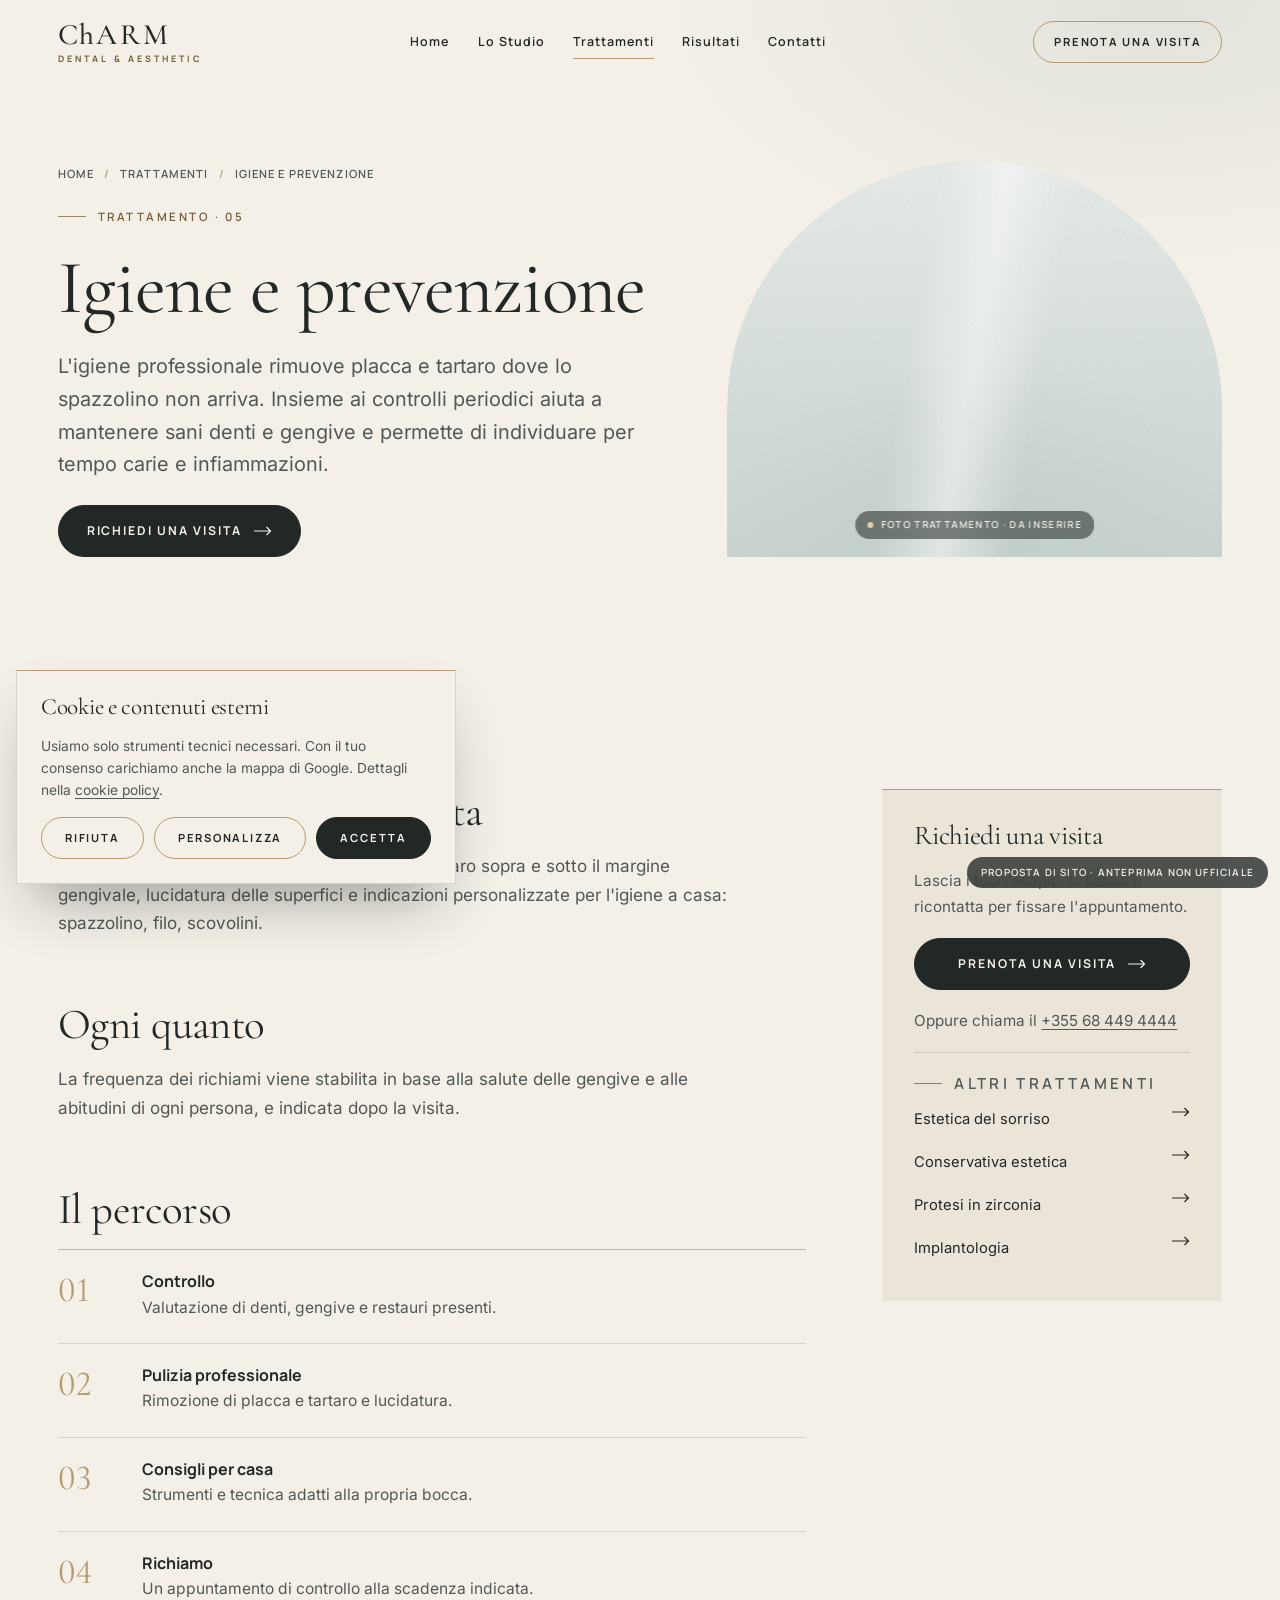
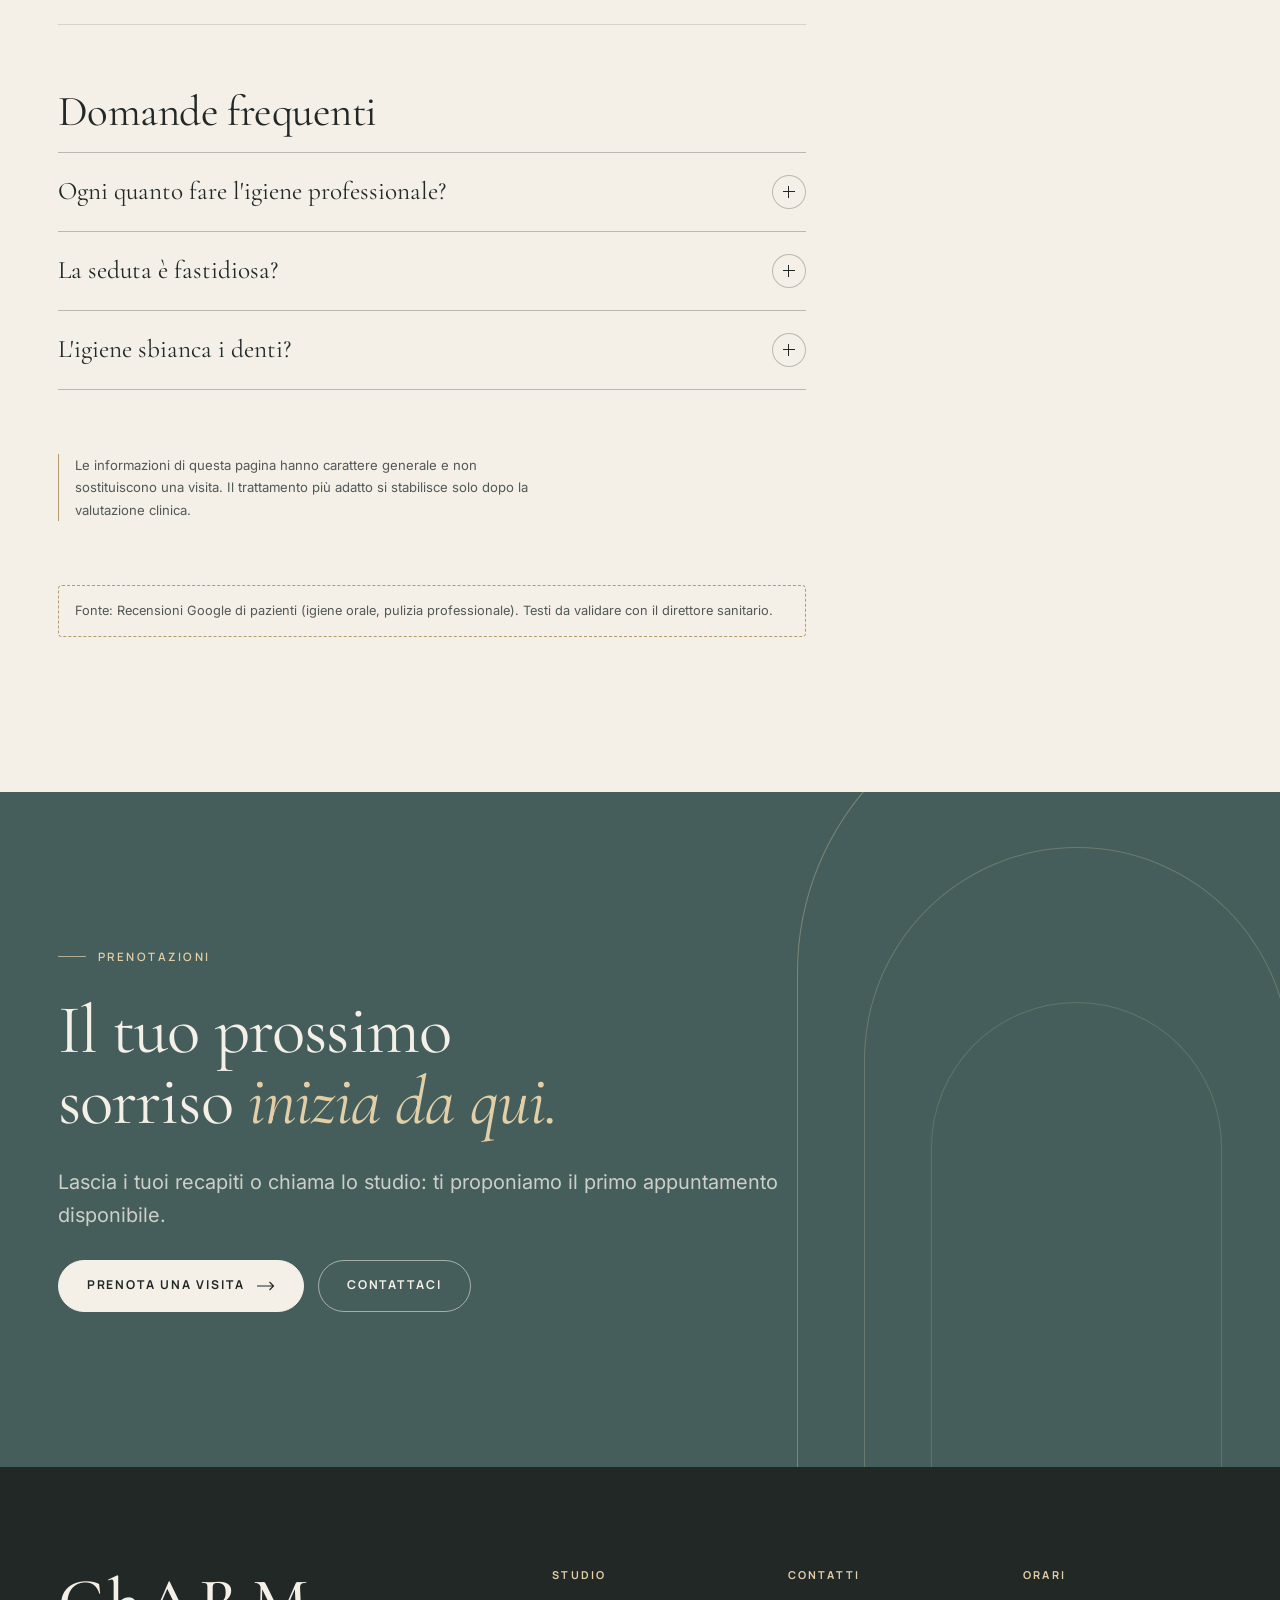
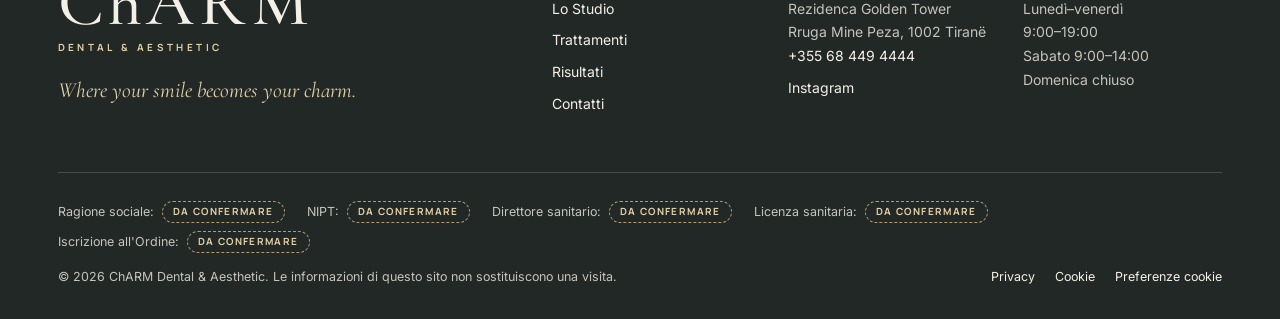
<file: trattamenti/igiene-prevenzione.html>
<!doctype html>
<html lang="it" class="no-js" data-mode="preview">
<head>
<meta charset="utf-8">
<meta name="viewport" content="width=device-width, initial-scale=1, viewport-fit=cover">
<title>Igiene dentale professionale e prevenzione a Tirana | ChARM Dental &amp; Aesthetic</title>
<meta name="claude:viewport-fit-sides" content="cover">
<meta name="description" content="Igiene professionale e controlli periodici: la base di ogni cura e il momento giusto per intercettare i problemi.">
<meta name="robots" content="noindex, nofollow">
<link rel="canonical" href="https://www.dominio-da-definire.al/trattamenti/igiene-prevenzione">
<meta name="theme-color" content="#F4F0E8">
<meta name="format-detection" content="telephone=no">
<meta property="og:type" content="website">
<meta property="og:locale" content="it_IT">
<meta property="og:site_name" content="ChARM Dental &amp; Aesthetic">
<meta property="og:title" content="Igiene dentale professionale e prevenzione a Tirana | ChARM Dental &amp; Aesthetic">
<meta property="og:description" content="Igiene professionale e controlli periodici: la base di ogni cura e il momento giusto per intercettare i problemi.">
<meta property="og:url" content="https://www.dominio-da-definire.al/trattamenti/igiene-prevenzione">
<meta property="og:image" content="https://www.dominio-da-definire.al/assets/img/og-image.png">
<meta property="og:image:width" content="1200"><meta property="og:image:height" content="630">
<meta name="twitter:card" content="summary_large_image">
<link rel="icon" href="../assets/img/favicon.svg" type="image/svg+xml">
<link rel="apple-touch-icon" href="../assets/img/apple-touch-icon.png">
<link rel="preload" href="../assets/fonts/cormorant-garamond-latin-400-normal.woff2" as="font" type="font/woff2" crossorigin>
<link rel="preload" href="../assets/fonts/inter-latin-wght-normal.woff2" as="font" type="font/woff2" crossorigin>
<link rel="stylesheet" href="../assets/css/site.css">
<script id="site-data" type="application/json">{"mode": "preview", "timezone": "Europe/Tirane", "hours": [["09:00", "19:00"], ["09:00", "19:00"], ["09:00", "19:00"], ["09:00", "19:00"], ["09:00", "19:00"], ["09:00", "14:00"], null], "phone": "+355 68 449 4444", "ga4": null}</script>
<script type="application/ld+json">{"@context": "https://schema.org", "@type": "BreadcrumbList", "itemListElement": [{"@type": "ListItem", "position": 1, "name": "Home", "item": "https://www.dominio-da-definire.al/"}, {"@type": "ListItem", "position": 2, "name": "Trattamenti", "item": "https://www.dominio-da-definire.al/trattamenti/"}, {"@type": "ListItem", "position": 3, "name": "Igiene e prevenzione", "item": "https://www.dominio-da-definire.al/trattamenti/igiene-prevenzione"}]}</script>
<script type="application/ld+json">{"@context": "https://schema.org", "@type": "MedicalWebPage", "name": "Igiene dentale professionale e prevenzione a Tirana", "about": {"@type": "MedicalProcedure", "name": "Igiene e prevenzione", "description": "Igiene professionale e controlli periodici: la base di ogni cura e il momento giusto per intercettare i problemi."}, "provider": {"@id": "https://www.dominio-da-definire.al/#studio"}, "inLanguage": "it"}</script>
<script type="application/ld+json">{"@context": "https://schema.org", "@type": "FAQPage", "mainEntity": [{"@type": "Question", "name": "Ogni quanto fare l'igiene professionale?", "acceptedAnswer": {"@type": "Answer", "text": "Dipende dalla salute delle gengive e dalle abitudini. La frequenza adatta viene indicata dopo la visita."}}, {"@type": "Question", "name": "La seduta è fastidiosa?", "acceptedAnswer": {"@type": "Answer", "text": "La sensibilità varia da persona a persona. Se serve, se ne parla prima di iniziare per rendere la seduta più confortevole."}}, {"@type": "Question", "name": "L'igiene sbianca i denti?", "acceptedAnswer": {"@type": "Answer", "text": "Rimuove le macchie superficiali e restituisce il colore naturale dei denti, ma non è uno sbiancamento."}}]}</script>
<script src="../assets/js/site.js" defer></script>
</head>
<body>
<a class="skip-link" href="#main">Vai al contenuto</a>
<header class="site-header">
  <div class="wrap site-header__inner">
    <a class="brand" href="../index.html" aria-label="ChARM Dental &amp; Aesthetic, torna alla home">
      <span class="brand__word">Ch<span>ARM</span></span>
      <span class="brand__sub">Dental &amp; Aesthetic</span>
    </a>
    <nav class="nav" aria-label="Principale"><ul role="list"><li><a href="../index.html">Home</a></li><li><a href="../lo-studio.html">Lo Studio</a></li><li><a href="../trattamenti/index.html" aria-current="page">Trattamenti</a></li><li><a href="../risultati.html">Risultati</a></li><li><a href="../contatti.html">Contatti</a></li></ul></nav>
    <a class="btn btn--gold btn--sm header-cta" href="../contatti.html#prenota"><span>Prenota una visita</span></a>
    <button class="menu-toggle" type="button" aria-expanded="false" aria-controls="mobile-menu">
      <span class="menu-toggle__lines" aria-hidden="true"></span><span class="sr-only">Apri il menu</span>
    </button>
  </div>
</header>
<div class="mobile-menu on-dark" id="mobile-menu" aria-hidden="true">
  <nav aria-label="Menu mobile"><ul role="list"><li><a class="mobile-menu__link" href="../index.html">Home</a></li><li><a class="mobile-menu__link" href="../lo-studio.html">Lo Studio</a></li><li><a class="mobile-menu__link" href="../trattamenti/index.html" aria-current="page">Trattamenti</a></li><li><a class="mobile-menu__link" href="../risultati.html">Risultati</a></li><li><a class="mobile-menu__link" href="../contatti.html">Contatti</a></li></ul></nav>
  <div class="mobile-menu__foot">
    <a class="btn btn--light" href="../contatti.html#prenota"><span>Prenota una visita</span><svg class="arrow" viewBox="0 0 18 10" fill="none" aria-hidden="true"><path d="M0 5h16.5M12.5 1l4 4-4 4" stroke="currentColor" stroke-width="1.2"/></svg></a>
    <div class="mobile-menu__meta">
      <strong>+355 68 449 4444</strong>
      <span>Rruga Mine Peza, Rezidenca Golden Tower, Tirana</span>
    </div>
  </div>
</div>
<main id="main">

<section class="page-hero" aria-labelledby="page-title">
  <div class="wrap page-hero__grid page-hero__grid--media">
    <div class="page-hero__copy">
      <nav class="breadcrumb" aria-label="Percorso"><ol><li><a href="../index.html">Home</a></li><li><a href="../trattamenti/index.html">Trattamenti</a></li><li><span aria-current="page">Igiene e prevenzione</span></li></ol></nav>
      <p class="eyebrow">Trattamento · 05 </p>
      <h1 id="page-title">Igiene e prevenzione</h1>
      <p class="lead">L&#x27;igiene professionale rimuove placca e tartaro dove lo spazzolino non arriva. Insieme ai controlli periodici aiuta a mantenere sani denti e gengive e permette di individuare per tempo carie e infiammazioni.</p>
      <div class="hero__actions"><a class="btn btn--solid" href="../contatti.html#prenota"><span>Richiedi una visita</span><svg class="arrow" viewBox="0 0 18 10" fill="none" aria-hidden="true"><path d="M0 5h16.5M12.5 1l4 4-4 4" stroke="currentColor" stroke-width="1.2"/></svg></a></div>
    </div>
    <div class="page-hero__media"><div class="media arch" role="img" aria-label="Segnaposto: Igiene e prevenzione"><div class="media__zoom"><div class="mat mat--mist"></div></div><span class="slot-tag">Foto trattamento · da inserire</span></div></div>
  </div>
</section>

<section class="section" aria-label="Approfondimento">
  <div class="wrap detail__grid">
    <div class="detail__main">
      <div class="detail__block" data-reveal><h2>Cosa comprende la seduta</h2><div class="prose"><p>Valutazione di denti e gengive, rimozione del tartaro sopra e sotto il margine gengivale, lucidatura delle superfici e indicazioni personalizzate per l&#x27;igiene a casa: spazzolino, filo, scovolini.</p></div></div><div class="detail__block" data-reveal><h2>Ogni quanto</h2><div class="prose"><p>La frequenza dei richiami viene stabilita in base alla salute delle gengive e alle abitudini di ogni persona, e indicata dopo la visita.</p></div></div>
      <div class="detail__block" data-reveal><h2>Il percorso</h2><ol class="steps" role="list"><li><h3>Controllo</h3><p>Valutazione di denti, gengive e restauri presenti.</p></li><li><h3>Pulizia professionale</h3><p>Rimozione di placca e tartaro e lucidatura.</p></li><li><h3>Consigli per casa</h3><p>Strumenti e tecnica adatti alla propria bocca.</p></li><li><h3>Richiamo</h3><p>Un appuntamento di controllo alla scadenza indicata.</p></li></ol></div>
      <div class="detail__block" data-reveal><h2>Domande frequenti</h2><div class="faq"><details><summary>Ogni quanto fare l&#x27;igiene professionale?</summary><div><p>Dipende dalla salute delle gengive e dalle abitudini. La frequenza adatta viene indicata dopo la visita.</p></div></details><details><summary>La seduta è fastidiosa?</summary><div><p>La sensibilità varia da persona a persona. Se serve, se ne parla prima di iniziare per rendere la seduta più confortevole.</p></div></details><details><summary>L&#x27;igiene sbianca i denti?</summary><div><p>Rimuove le macchie superficiali e restituisce il colore naturale dei denti, ma non è uno sbiancamento.</p></div></details></div></div>
      <p class="disclaimer">Le informazioni di questa pagina hanno carattere generale e non sostituiscono una visita. Il trattamento più adatto si stabilisce solo dopo la valutazione clinica.</p>
      <p class="source-note">Fonte: Recensioni Google di pazienti (igiene orale, pulizia professionale). Testi da validare con il direttore sanitario.</p>
    </div>
    <aside class="detail__aside" aria-label="Prenotazione">
      <div class="aside-card">
        <h2>Richiedi una visita</h2>
        <p>Lascia i tuoi recapiti: lo studio ti ricontatta per fissare l'appuntamento.</p>
        <a class="btn btn--solid" href="../contatti.html#prenota"><span>Prenota una visita</span><svg class="arrow" viewBox="0 0 18 10" fill="none" aria-hidden="true"><path d="M0 5h16.5M12.5 1l4 4-4 4" stroke="currentColor" stroke-width="1.2"/></svg></a>
        <p class="small">Oppure chiama il <a href="tel:+355684494444">+355 68 449 4444</a></p>
        <div class="aside-links"><p class="eyebrow">Altri trattamenti</p><a href="../trattamenti/estetica-del-sorriso.html"><span>Estetica del sorriso</span><svg class="arrow" viewBox="0 0 18 10" fill="none" aria-hidden="true"><path d="M0 5h16.5M12.5 1l4 4-4 4" stroke="currentColor" stroke-width="1.2"/></svg></a><a href="../trattamenti/conservativa-estetica.html"><span>Conservativa estetica</span><svg class="arrow" viewBox="0 0 18 10" fill="none" aria-hidden="true"><path d="M0 5h16.5M12.5 1l4 4-4 4" stroke="currentColor" stroke-width="1.2"/></svg></a><a href="../trattamenti/protesi-zirconia.html"><span>Protesi in zirconia</span><svg class="arrow" viewBox="0 0 18 10" fill="none" aria-hidden="true"><path d="M0 5h16.5M12.5 1l4 4-4 4" stroke="currentColor" stroke-width="1.2"/></svg></a><a href="../trattamenti/implantologia.html"><span>Implantologia</span><svg class="arrow" viewBox="0 0 18 10" fill="none" aria-hidden="true"><path d="M0 5h16.5M12.5 1l4 4-4 4" stroke="currentColor" stroke-width="1.2"/></svg></a></div>
      </div>
    </aside>
  </div>
</section>
<section class="section band-sage on-dark cta-band" aria-labelledby="cta-title">
  <div class="cta-band__decor" aria-hidden="true"><span></span><span></span><span></span></div>
  <div class="wrap">
    <div class="cta-band__inner" data-reveal>
      <p class="eyebrow">Prenotazioni</p>
      <h2 id="cta-title">Il tuo prossimo sorriso <em>inizia da qui.</em></h2>
      <p class="lead">Lascia i tuoi recapiti o chiama lo studio: ti proponiamo il primo appuntamento disponibile.</p>
      <div class="cta-band__actions">
        <a class="btn btn--light" href="../contatti.html#prenota"><span>Prenota una visita</span><svg class="arrow" viewBox="0 0 18 10" fill="none" aria-hidden="true"><path d="M0 5h16.5M12.5 1l4 4-4 4" stroke="currentColor" stroke-width="1.2"/></svg></a>
        <a class="btn btn--ghost-light" href="../contatti.html"><span>Contattaci</span></a>
      </div>
    </div>
  </div>
</section>

</main>
<footer class="site-footer on-dark">
  <div class="wrap">
    <div class="footer-top">
      <div class="footer-brand">
        <a class="brand" href="../index.html" aria-label="ChARM Dental &amp; Aesthetic, home">
          <span class="brand__word">Ch<span>ARM</span></span><span class="brand__sub">Dental &amp; Aesthetic</span>
        </a>
        <p class="footer-claim">Where your smile becomes your charm.</p>
      </div>
      <div class="footer-cols">
        <div class="footer-col"><h2>Studio</h2><ul role="list"><li><a href="../lo-studio.html">Lo Studio</a></li><li><a href="../trattamenti/index.html">Trattamenti</a></li><li><a href="../risultati.html">Risultati</a></li><li><a href="../contatti.html">Contatti</a></li></ul></div>
        <div class="footer-col"><h2>Contatti</h2>
          <p>Rezidenca Golden Tower<br>Rruga Mine Peza, 1002 Tiranë</p>
          <p><a href="tel:+355684494444">+355 68 449 4444</a></p>
          <ul role="list" class="footer-social"><li><a href="https://www.instagram.com/charm.dental/" target="_blank" rel="noopener">Instagram</a></li></ul>
        </div>
        <div class="footer-col"><h2>Orari</h2><p>Lunedì–venerdì<br>9:00–19:00</p><p>Sabato 9:00–14:00<br>Domenica chiuso</p></div>
      </div>
    </div>
    <div class="footer-legal">
      <ul class="footer-legal__data" role="list"><li>Ragione sociale: <span class="tbc">Da confermare</span></li><li>NIPT: <span class="tbc">Da confermare</span></li><li>Direttore sanitario: <span class="tbc">Da confermare</span></li><li>Licenza sanitaria: <span class="tbc">Da confermare</span></li><li>Iscrizione all'Ordine: <span class="tbc">Da confermare</span></li></ul>
      <div class="footer-legal__row">
        <p>© <span data-year>2026</span> ChARM Dental &amp; Aesthetic. Le informazioni di questo sito non sostituiscono una visita.</p>
        <div class="footer-legal__links">
          <a href="../privacy.html">Privacy</a>
          <a href="../cookie.html">Cookie</a>
          <button type="button" data-cookie-open>Preferenze cookie</button>
          
        </div>
      </div>
    </div>
  </div>
</footer>
<section class="cookie" id="cookie" aria-labelledby="cookie-title" hidden>
  <h2 id="cookie-title">Cookie e contenuti esterni</h2>
  <p>Usiamo solo strumenti tecnici necessari. Con il tuo consenso carichiamo anche la mappa di Google. Dettagli nella <a href="../cookie.html">cookie policy</a>.</p>
  <div class="cookie__prefs" hidden>
    <div class="cookie__opt"><label for="consent-necessary">Necessari</label>
      <small>Ricordano le tue scelte sui cookie. Sempre attivi.</small>
      <span class="switch"><input type="checkbox" id="consent-necessary" checked disabled><span></span></span></div>
    <div class="cookie__opt"><label for="consent-maps">Mappe</label>
      <small>Google Maps per mostrare la posizione dello studio.</small>
      <span class="switch"><input type="checkbox" id="consent-maps"><span></span></span></div>
    <div class="cookie__opt"><label for="consent-stats">Statistiche</label>
        <small>Misurano in forma aggregata le visite al sito.</small>
        <span class="switch"><input type="checkbox" id="consent-stats"><span></span></span></div>
    <button class="btn btn--sm btn--solid" type="button" data-cookie="save"><span>Salva le scelte</span></button>
  </div>
  <div class="cookie__actions">
    <button class="btn btn--sm btn--gold" type="button" data-cookie="reject"><span>Rifiuta</span></button>
    <button class="btn btn--sm btn--gold" type="button" data-cookie="customize"><span>Personalizza</span></button>
    <button class="btn btn--sm btn--solid" type="button" data-cookie="accept"><span>Accetta</span></button>
  </div>
</section>
<p class="preview-badge">Proposta di sito · anteprima non ufficiale</p>
</body>
</html>
</file>
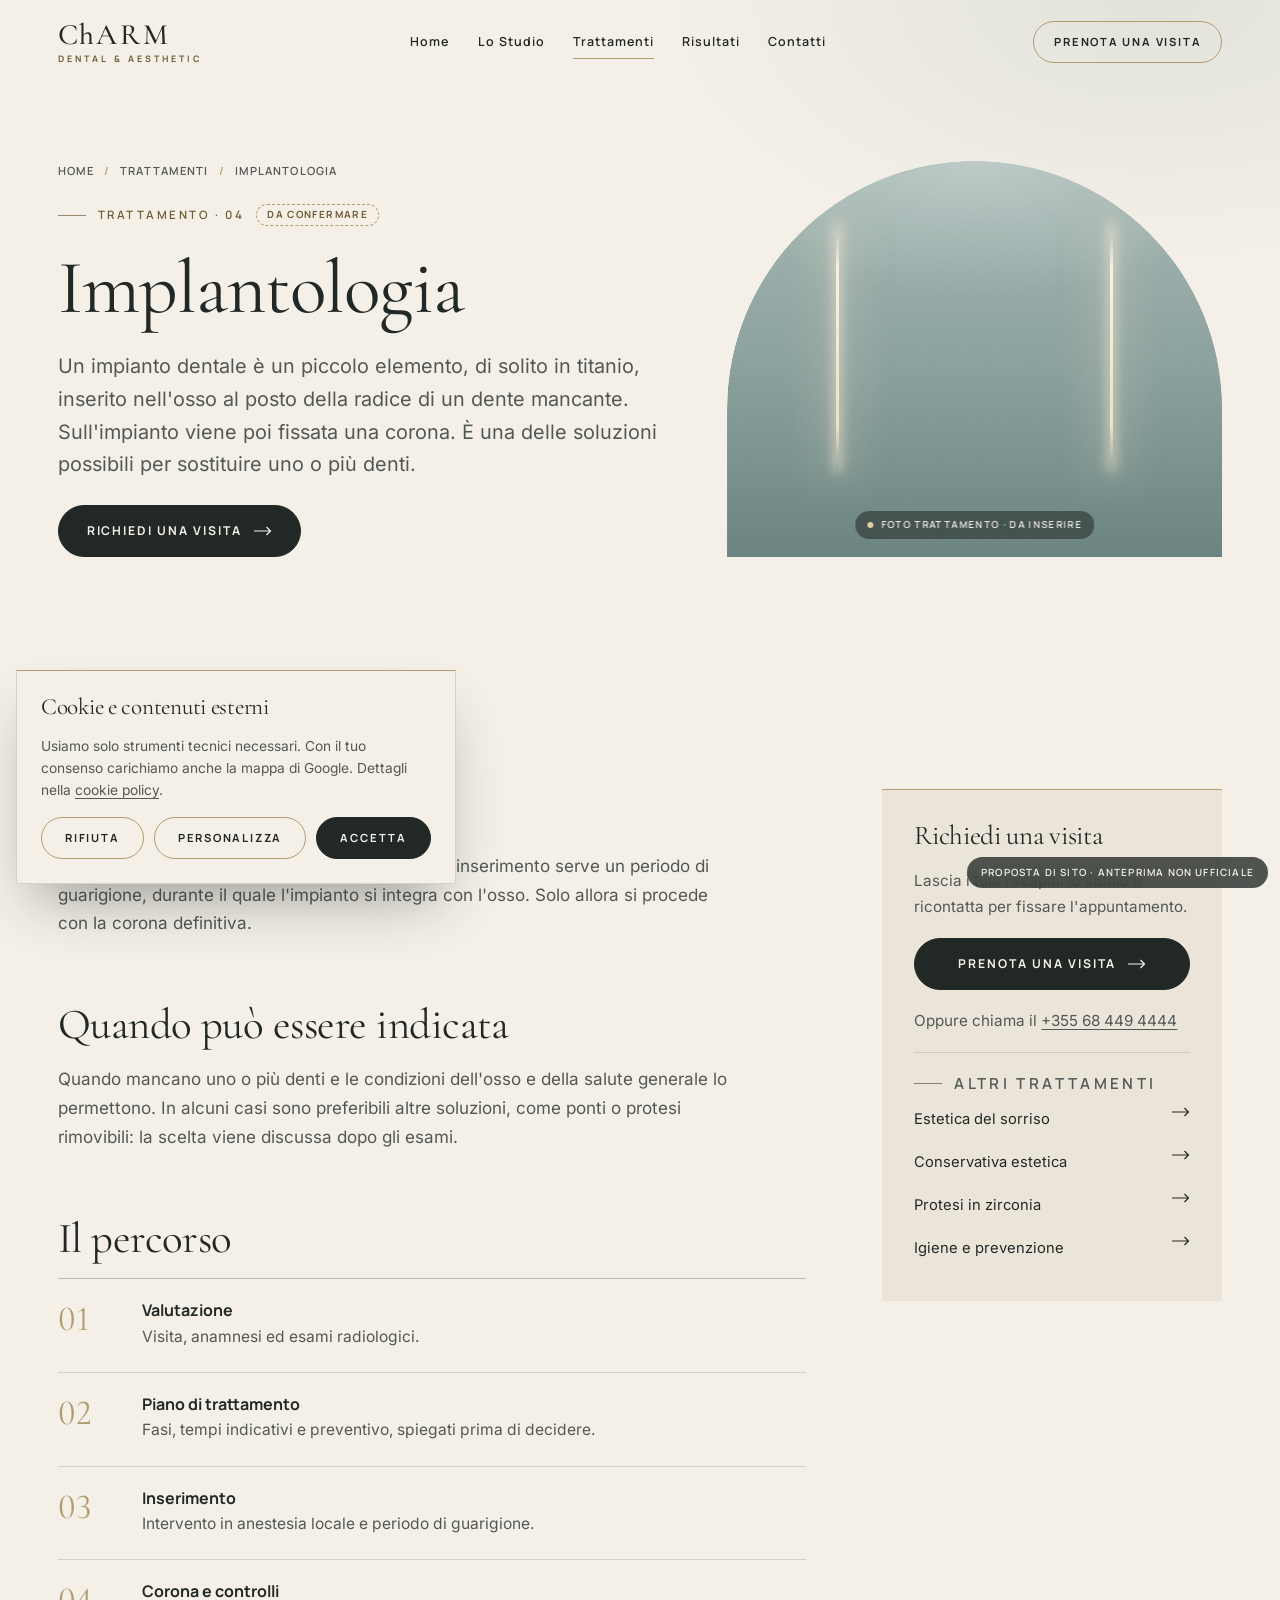
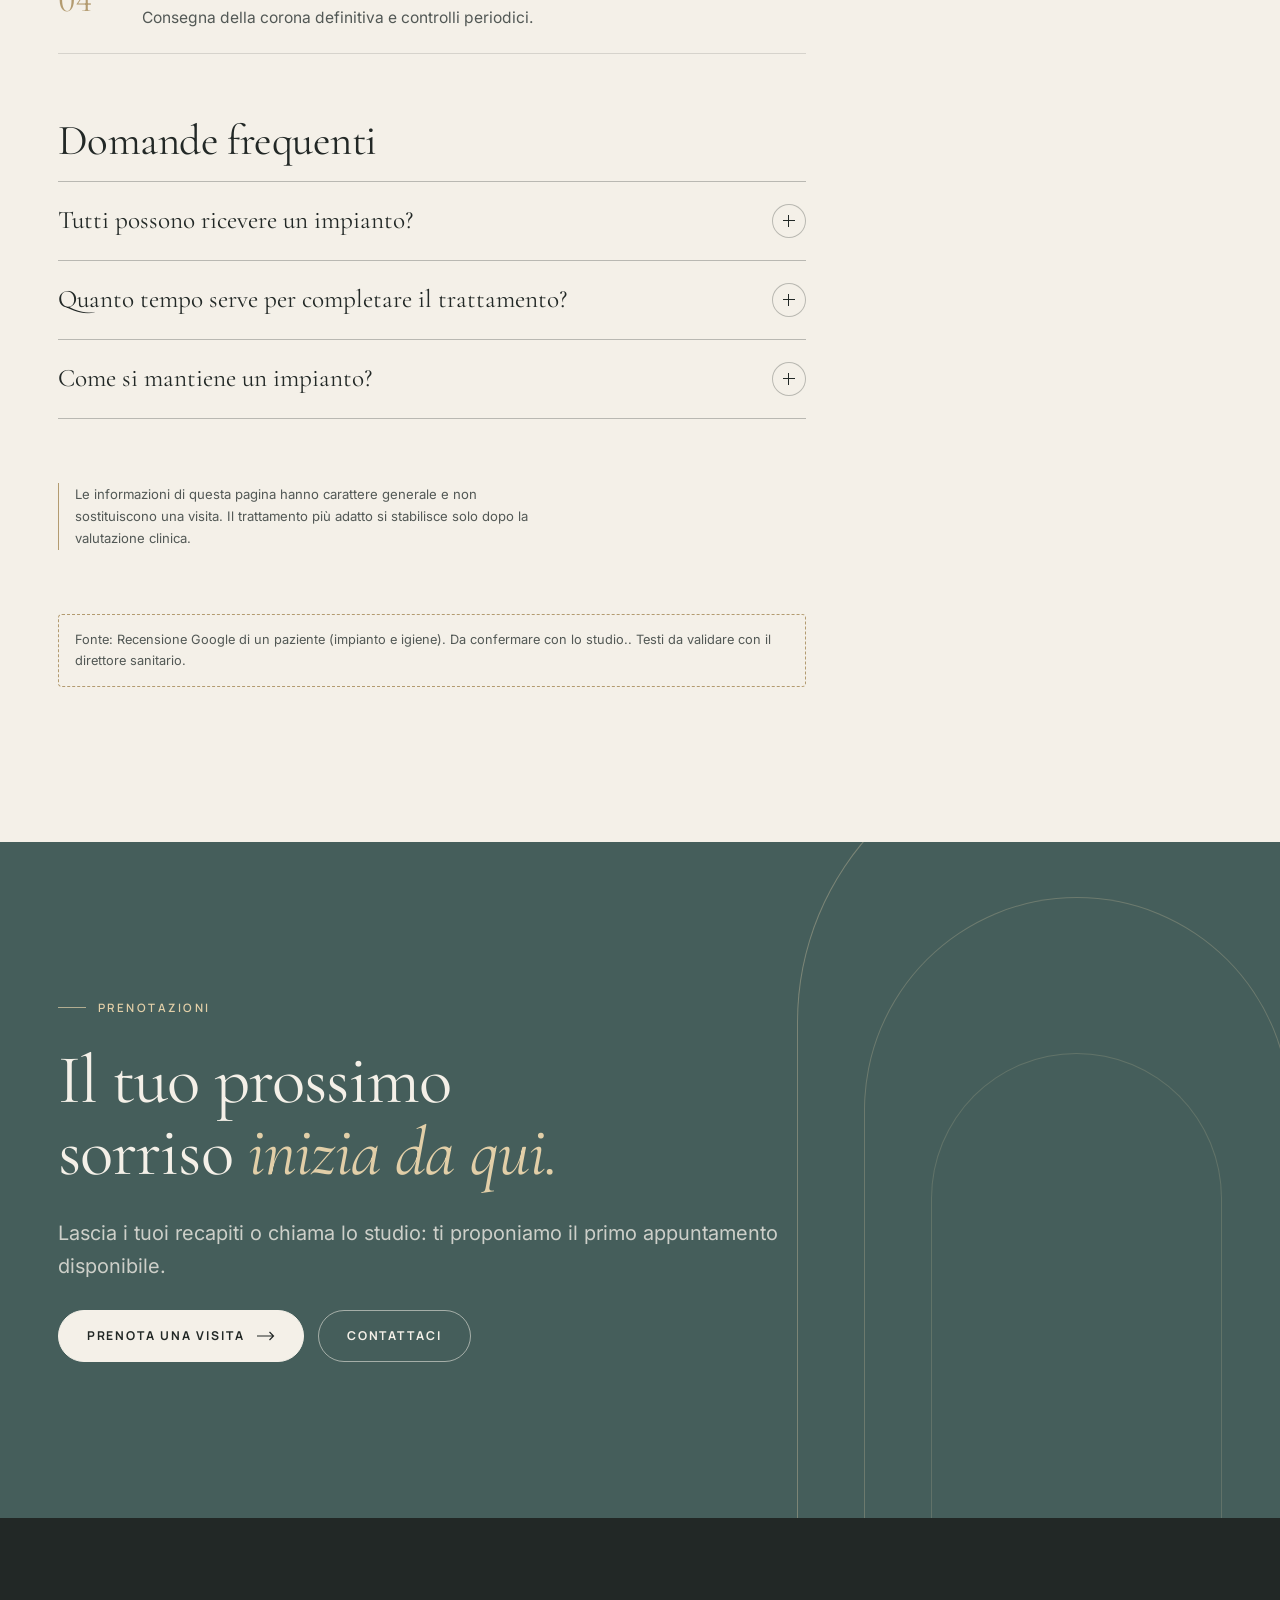
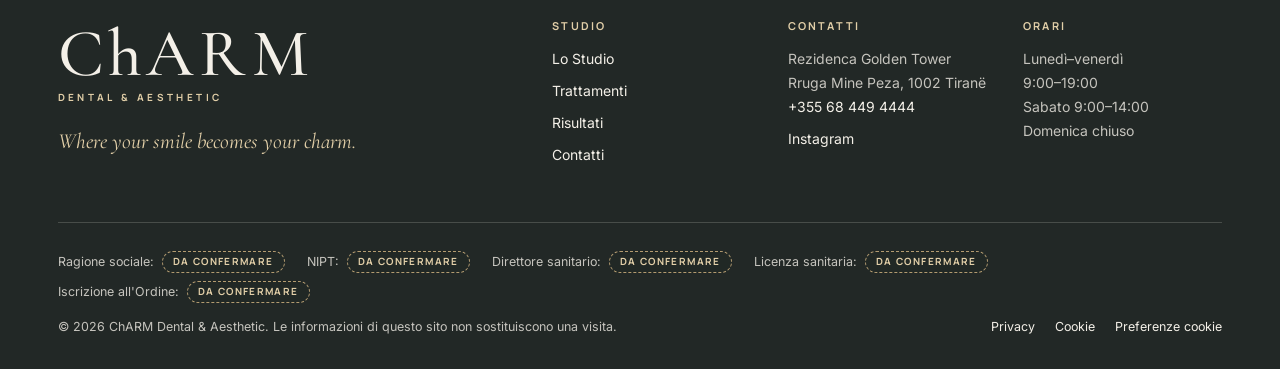
<file: trattamenti/implantologia.html>
<!doctype html>
<html lang="it" class="no-js" data-mode="preview">
<head>
<meta charset="utf-8">
<meta name="viewport" content="width=device-width, initial-scale=1, viewport-fit=cover">
<title>Implantologia dentale a Tirana | ChARM Dental &amp; Aesthetic</title>
<meta name="claude:viewport-fit-sides" content="cover">
<meta name="description" content="La sostituzione dei denti mancanti con impianti, dopo un&#x27;attenta valutazione clinica e radiografica.">
<meta name="robots" content="noindex, nofollow">
<link rel="canonical" href="https://www.dominio-da-definire.al/trattamenti/implantologia">
<meta name="theme-color" content="#F4F0E8">
<meta name="format-detection" content="telephone=no">
<meta property="og:type" content="website">
<meta property="og:locale" content="it_IT">
<meta property="og:site_name" content="ChARM Dental &amp; Aesthetic">
<meta property="og:title" content="Implantologia dentale a Tirana | ChARM Dental &amp; Aesthetic">
<meta property="og:description" content="La sostituzione dei denti mancanti con impianti, dopo un&#x27;attenta valutazione clinica e radiografica.">
<meta property="og:url" content="https://www.dominio-da-definire.al/trattamenti/implantologia">
<meta property="og:image" content="https://www.dominio-da-definire.al/assets/img/og-image.png">
<meta property="og:image:width" content="1200"><meta property="og:image:height" content="630">
<meta name="twitter:card" content="summary_large_image">
<link rel="icon" href="../assets/img/favicon.svg" type="image/svg+xml">
<link rel="apple-touch-icon" href="../assets/img/apple-touch-icon.png">
<link rel="preload" href="../assets/fonts/cormorant-garamond-latin-400-normal.woff2" as="font" type="font/woff2" crossorigin>
<link rel="preload" href="../assets/fonts/inter-latin-wght-normal.woff2" as="font" type="font/woff2" crossorigin>
<link rel="stylesheet" href="../assets/css/site.css">
<script id="site-data" type="application/json">{"mode": "preview", "timezone": "Europe/Tirane", "hours": [["09:00", "19:00"], ["09:00", "19:00"], ["09:00", "19:00"], ["09:00", "19:00"], ["09:00", "19:00"], ["09:00", "14:00"], null], "phone": "+355 68 449 4444", "ga4": null}</script>
<script type="application/ld+json">{"@context": "https://schema.org", "@type": "BreadcrumbList", "itemListElement": [{"@type": "ListItem", "position": 1, "name": "Home", "item": "https://www.dominio-da-definire.al/"}, {"@type": "ListItem", "position": 2, "name": "Trattamenti", "item": "https://www.dominio-da-definire.al/trattamenti/"}, {"@type": "ListItem", "position": 3, "name": "Implantologia", "item": "https://www.dominio-da-definire.al/trattamenti/implantologia"}]}</script>
<script type="application/ld+json">{"@context": "https://schema.org", "@type": "MedicalWebPage", "name": "Implantologia dentale a Tirana", "about": {"@type": "MedicalProcedure", "name": "Implantologia", "description": "La sostituzione dei denti mancanti con impianti, dopo un'attenta valutazione clinica e radiografica."}, "provider": {"@id": "https://www.dominio-da-definire.al/#studio"}, "inLanguage": "it"}</script>
<script type="application/ld+json">{"@context": "https://schema.org", "@type": "FAQPage", "mainEntity": [{"@type": "Question", "name": "Tutti possono ricevere un impianto?", "acceptedAnswer": {"@type": "Answer", "text": "Non sempre. Quantità e qualità dell'osso, salute generale, abitudini come il fumo e altri fattori vengono valutati prima di proporre l'intervento."}}, {"@type": "Question", "name": "Quanto tempo serve per completare il trattamento?", "acceptedAnswer": {"@type": "Answer", "text": "Varia da caso a caso, perché dipende dalla guarigione dell'osso. I tempi indicativi vengono comunicati nel piano di trattamento."}}, {"@type": "Question", "name": "Come si mantiene un impianto?", "acceptedAnswer": {"@type": "Answer", "text": "Con un'igiene quotidiana accurata e controlli periodici: la salute dei tessuti intorno all'impianto è fondamentale nel tempo."}}]}</script>
<script src="../assets/js/site.js" defer></script>
</head>
<body>
<a class="skip-link" href="#main">Vai al contenuto</a>
<header class="site-header">
  <div class="wrap site-header__inner">
    <a class="brand" href="../index.html" aria-label="ChARM Dental &amp; Aesthetic, torna alla home">
      <span class="brand__word">Ch<span>ARM</span></span>
      <span class="brand__sub">Dental &amp; Aesthetic</span>
    </a>
    <nav class="nav" aria-label="Principale"><ul role="list"><li><a href="../index.html">Home</a></li><li><a href="../lo-studio.html">Lo Studio</a></li><li><a href="../trattamenti/index.html" aria-current="page">Trattamenti</a></li><li><a href="../risultati.html">Risultati</a></li><li><a href="../contatti.html">Contatti</a></li></ul></nav>
    <a class="btn btn--gold btn--sm header-cta" href="../contatti.html#prenota"><span>Prenota una visita</span></a>
    <button class="menu-toggle" type="button" aria-expanded="false" aria-controls="mobile-menu">
      <span class="menu-toggle__lines" aria-hidden="true"></span><span class="sr-only">Apri il menu</span>
    </button>
  </div>
</header>
<div class="mobile-menu on-dark" id="mobile-menu" aria-hidden="true">
  <nav aria-label="Menu mobile"><ul role="list"><li><a class="mobile-menu__link" href="../index.html">Home</a></li><li><a class="mobile-menu__link" href="../lo-studio.html">Lo Studio</a></li><li><a class="mobile-menu__link" href="../trattamenti/index.html" aria-current="page">Trattamenti</a></li><li><a class="mobile-menu__link" href="../risultati.html">Risultati</a></li><li><a class="mobile-menu__link" href="../contatti.html">Contatti</a></li></ul></nav>
  <div class="mobile-menu__foot">
    <a class="btn btn--light" href="../contatti.html#prenota"><span>Prenota una visita</span><svg class="arrow" viewBox="0 0 18 10" fill="none" aria-hidden="true"><path d="M0 5h16.5M12.5 1l4 4-4 4" stroke="currentColor" stroke-width="1.2"/></svg></a>
    <div class="mobile-menu__meta">
      <strong>+355 68 449 4444</strong>
      <span>Rruga Mine Peza, Rezidenca Golden Tower, Tirana</span>
    </div>
  </div>
</div>
<main id="main">

<section class="page-hero" aria-labelledby="page-title">
  <div class="wrap page-hero__grid page-hero__grid--media">
    <div class="page-hero__copy">
      <nav class="breadcrumb" aria-label="Percorso"><ol><li><a href="../index.html">Home</a></li><li><a href="../trattamenti/index.html">Trattamenti</a></li><li><span aria-current="page">Implantologia</span></li></ol></nav>
      <p class="eyebrow">Trattamento · 04 <span class="tbc">Da confermare</span></p>
      <h1 id="page-title">Implantologia</h1>
      <p class="lead">Un impianto dentale è un piccolo elemento, di solito in titanio, inserito nell&#x27;osso al posto della radice di un dente mancante. Sull&#x27;impianto viene poi fissata una corona. È una delle soluzioni possibili per sostituire uno o più denti.</p>
      <div class="hero__actions"><a class="btn btn--solid" href="../contatti.html#prenota"><span>Richiedi una visita</span><svg class="arrow" viewBox="0 0 18 10" fill="none" aria-hidden="true"><path d="M0 5h16.5M12.5 1l4 4-4 4" stroke="currentColor" stroke-width="1.2"/></svg></a></div>
    </div>
    <div class="page-hero__media"><div class="media arch" role="img" aria-label="Segnaposto: Implantologia"><div class="media__zoom"><div class="mat mat--sage"></div></div><span class="slot-tag">Foto trattamento · da inserire</span></div></div>
  </div>
</section>

<section class="section" aria-label="Approfondimento">
  <div class="wrap detail__grid">
    <div class="detail__main">
      <div class="detail__block" data-reveal><h2>Di cosa si tratta</h2><div class="prose"><p>L&#x27;intervento si esegue in anestesia locale. Dopo l&#x27;inserimento serve un periodo di guarigione, durante il quale l&#x27;impianto si integra con l&#x27;osso. Solo allora si procede con la corona definitiva.</p></div></div><div class="detail__block" data-reveal><h2>Quando può essere indicata</h2><div class="prose"><p>Quando mancano uno o più denti e le condizioni dell&#x27;osso e della salute generale lo permettono. In alcuni casi sono preferibili altre soluzioni, come ponti o protesi rimovibili: la scelta viene discussa dopo gli esami.</p></div></div>
      <div class="detail__block" data-reveal><h2>Il percorso</h2><ol class="steps" role="list"><li><h3>Valutazione</h3><p>Visita, anamnesi ed esami radiologici.</p></li><li><h3>Piano di trattamento</h3><p>Fasi, tempi indicativi e preventivo, spiegati prima di decidere.</p></li><li><h3>Inserimento</h3><p>Intervento in anestesia locale e periodo di guarigione.</p></li><li><h3>Corona e controlli</h3><p>Consegna della corona definitiva e controlli periodici.</p></li></ol></div>
      <div class="detail__block" data-reveal><h2>Domande frequenti</h2><div class="faq"><details><summary>Tutti possono ricevere un impianto?</summary><div><p>Non sempre. Quantità e qualità dell&#x27;osso, salute generale, abitudini come il fumo e altri fattori vengono valutati prima di proporre l&#x27;intervento.</p></div></details><details><summary>Quanto tempo serve per completare il trattamento?</summary><div><p>Varia da caso a caso, perché dipende dalla guarigione dell&#x27;osso. I tempi indicativi vengono comunicati nel piano di trattamento.</p></div></details><details><summary>Come si mantiene un impianto?</summary><div><p>Con un&#x27;igiene quotidiana accurata e controlli periodici: la salute dei tessuti intorno all&#x27;impianto è fondamentale nel tempo.</p></div></details></div></div>
      <p class="disclaimer">Le informazioni di questa pagina hanno carattere generale e non sostituiscono una visita. Il trattamento più adatto si stabilisce solo dopo la valutazione clinica.</p>
      <p class="source-note">Fonte: Recensione Google di un paziente (impianto e igiene). Da confermare con lo studio.. Testi da validare con il direttore sanitario.</p>
    </div>
    <aside class="detail__aside" aria-label="Prenotazione">
      <div class="aside-card">
        <h2>Richiedi una visita</h2>
        <p>Lascia i tuoi recapiti: lo studio ti ricontatta per fissare l'appuntamento.</p>
        <a class="btn btn--solid" href="../contatti.html#prenota"><span>Prenota una visita</span><svg class="arrow" viewBox="0 0 18 10" fill="none" aria-hidden="true"><path d="M0 5h16.5M12.5 1l4 4-4 4" stroke="currentColor" stroke-width="1.2"/></svg></a>
        <p class="small">Oppure chiama il <a href="tel:+355684494444">+355 68 449 4444</a></p>
        <div class="aside-links"><p class="eyebrow">Altri trattamenti</p><a href="../trattamenti/estetica-del-sorriso.html"><span>Estetica del sorriso</span><svg class="arrow" viewBox="0 0 18 10" fill="none" aria-hidden="true"><path d="M0 5h16.5M12.5 1l4 4-4 4" stroke="currentColor" stroke-width="1.2"/></svg></a><a href="../trattamenti/conservativa-estetica.html"><span>Conservativa estetica</span><svg class="arrow" viewBox="0 0 18 10" fill="none" aria-hidden="true"><path d="M0 5h16.5M12.5 1l4 4-4 4" stroke="currentColor" stroke-width="1.2"/></svg></a><a href="../trattamenti/protesi-zirconia.html"><span>Protesi in zirconia</span><svg class="arrow" viewBox="0 0 18 10" fill="none" aria-hidden="true"><path d="M0 5h16.5M12.5 1l4 4-4 4" stroke="currentColor" stroke-width="1.2"/></svg></a><a href="../trattamenti/igiene-prevenzione.html"><span>Igiene e prevenzione</span><svg class="arrow" viewBox="0 0 18 10" fill="none" aria-hidden="true"><path d="M0 5h16.5M12.5 1l4 4-4 4" stroke="currentColor" stroke-width="1.2"/></svg></a></div>
      </div>
    </aside>
  </div>
</section>
<section class="section band-sage on-dark cta-band" aria-labelledby="cta-title">
  <div class="cta-band__decor" aria-hidden="true"><span></span><span></span><span></span></div>
  <div class="wrap">
    <div class="cta-band__inner" data-reveal>
      <p class="eyebrow">Prenotazioni</p>
      <h2 id="cta-title">Il tuo prossimo sorriso <em>inizia da qui.</em></h2>
      <p class="lead">Lascia i tuoi recapiti o chiama lo studio: ti proponiamo il primo appuntamento disponibile.</p>
      <div class="cta-band__actions">
        <a class="btn btn--light" href="../contatti.html#prenota"><span>Prenota una visita</span><svg class="arrow" viewBox="0 0 18 10" fill="none" aria-hidden="true"><path d="M0 5h16.5M12.5 1l4 4-4 4" stroke="currentColor" stroke-width="1.2"/></svg></a>
        <a class="btn btn--ghost-light" href="../contatti.html"><span>Contattaci</span></a>
      </div>
    </div>
  </div>
</section>

</main>
<footer class="site-footer on-dark">
  <div class="wrap">
    <div class="footer-top">
      <div class="footer-brand">
        <a class="brand" href="../index.html" aria-label="ChARM Dental &amp; Aesthetic, home">
          <span class="brand__word">Ch<span>ARM</span></span><span class="brand__sub">Dental &amp; Aesthetic</span>
        </a>
        <p class="footer-claim">Where your smile becomes your charm.</p>
      </div>
      <div class="footer-cols">
        <div class="footer-col"><h2>Studio</h2><ul role="list"><li><a href="../lo-studio.html">Lo Studio</a></li><li><a href="../trattamenti/index.html">Trattamenti</a></li><li><a href="../risultati.html">Risultati</a></li><li><a href="../contatti.html">Contatti</a></li></ul></div>
        <div class="footer-col"><h2>Contatti</h2>
          <p>Rezidenca Golden Tower<br>Rruga Mine Peza, 1002 Tiranë</p>
          <p><a href="tel:+355684494444">+355 68 449 4444</a></p>
          <ul role="list" class="footer-social"><li><a href="https://www.instagram.com/charm.dental/" target="_blank" rel="noopener">Instagram</a></li></ul>
        </div>
        <div class="footer-col"><h2>Orari</h2><p>Lunedì–venerdì<br>9:00–19:00</p><p>Sabato 9:00–14:00<br>Domenica chiuso</p></div>
      </div>
    </div>
    <div class="footer-legal">
      <ul class="footer-legal__data" role="list"><li>Ragione sociale: <span class="tbc">Da confermare</span></li><li>NIPT: <span class="tbc">Da confermare</span></li><li>Direttore sanitario: <span class="tbc">Da confermare</span></li><li>Licenza sanitaria: <span class="tbc">Da confermare</span></li><li>Iscrizione all'Ordine: <span class="tbc">Da confermare</span></li></ul>
      <div class="footer-legal__row">
        <p>© <span data-year>2026</span> ChARM Dental &amp; Aesthetic. Le informazioni di questo sito non sostituiscono una visita.</p>
        <div class="footer-legal__links">
          <a href="../privacy.html">Privacy</a>
          <a href="../cookie.html">Cookie</a>
          <button type="button" data-cookie-open>Preferenze cookie</button>
          
        </div>
      </div>
    </div>
  </div>
</footer>
<section class="cookie" id="cookie" aria-labelledby="cookie-title" hidden>
  <h2 id="cookie-title">Cookie e contenuti esterni</h2>
  <p>Usiamo solo strumenti tecnici necessari. Con il tuo consenso carichiamo anche la mappa di Google. Dettagli nella <a href="../cookie.html">cookie policy</a>.</p>
  <div class="cookie__prefs" hidden>
    <div class="cookie__opt"><label for="consent-necessary">Necessari</label>
      <small>Ricordano le tue scelte sui cookie. Sempre attivi.</small>
      <span class="switch"><input type="checkbox" id="consent-necessary" checked disabled><span></span></span></div>
    <div class="cookie__opt"><label for="consent-maps">Mappe</label>
      <small>Google Maps per mostrare la posizione dello studio.</small>
      <span class="switch"><input type="checkbox" id="consent-maps"><span></span></span></div>
    <div class="cookie__opt"><label for="consent-stats">Statistiche</label>
        <small>Misurano in forma aggregata le visite al sito.</small>
        <span class="switch"><input type="checkbox" id="consent-stats"><span></span></span></div>
    <button class="btn btn--sm btn--solid" type="button" data-cookie="save"><span>Salva le scelte</span></button>
  </div>
  <div class="cookie__actions">
    <button class="btn btn--sm btn--gold" type="button" data-cookie="reject"><span>Rifiuta</span></button>
    <button class="btn btn--sm btn--gold" type="button" data-cookie="customize"><span>Personalizza</span></button>
    <button class="btn btn--sm btn--solid" type="button" data-cookie="accept"><span>Accetta</span></button>
  </div>
</section>
<p class="preview-badge">Proposta di sito · anteprima non ufficiale</p>
</body>
</html>
</file>
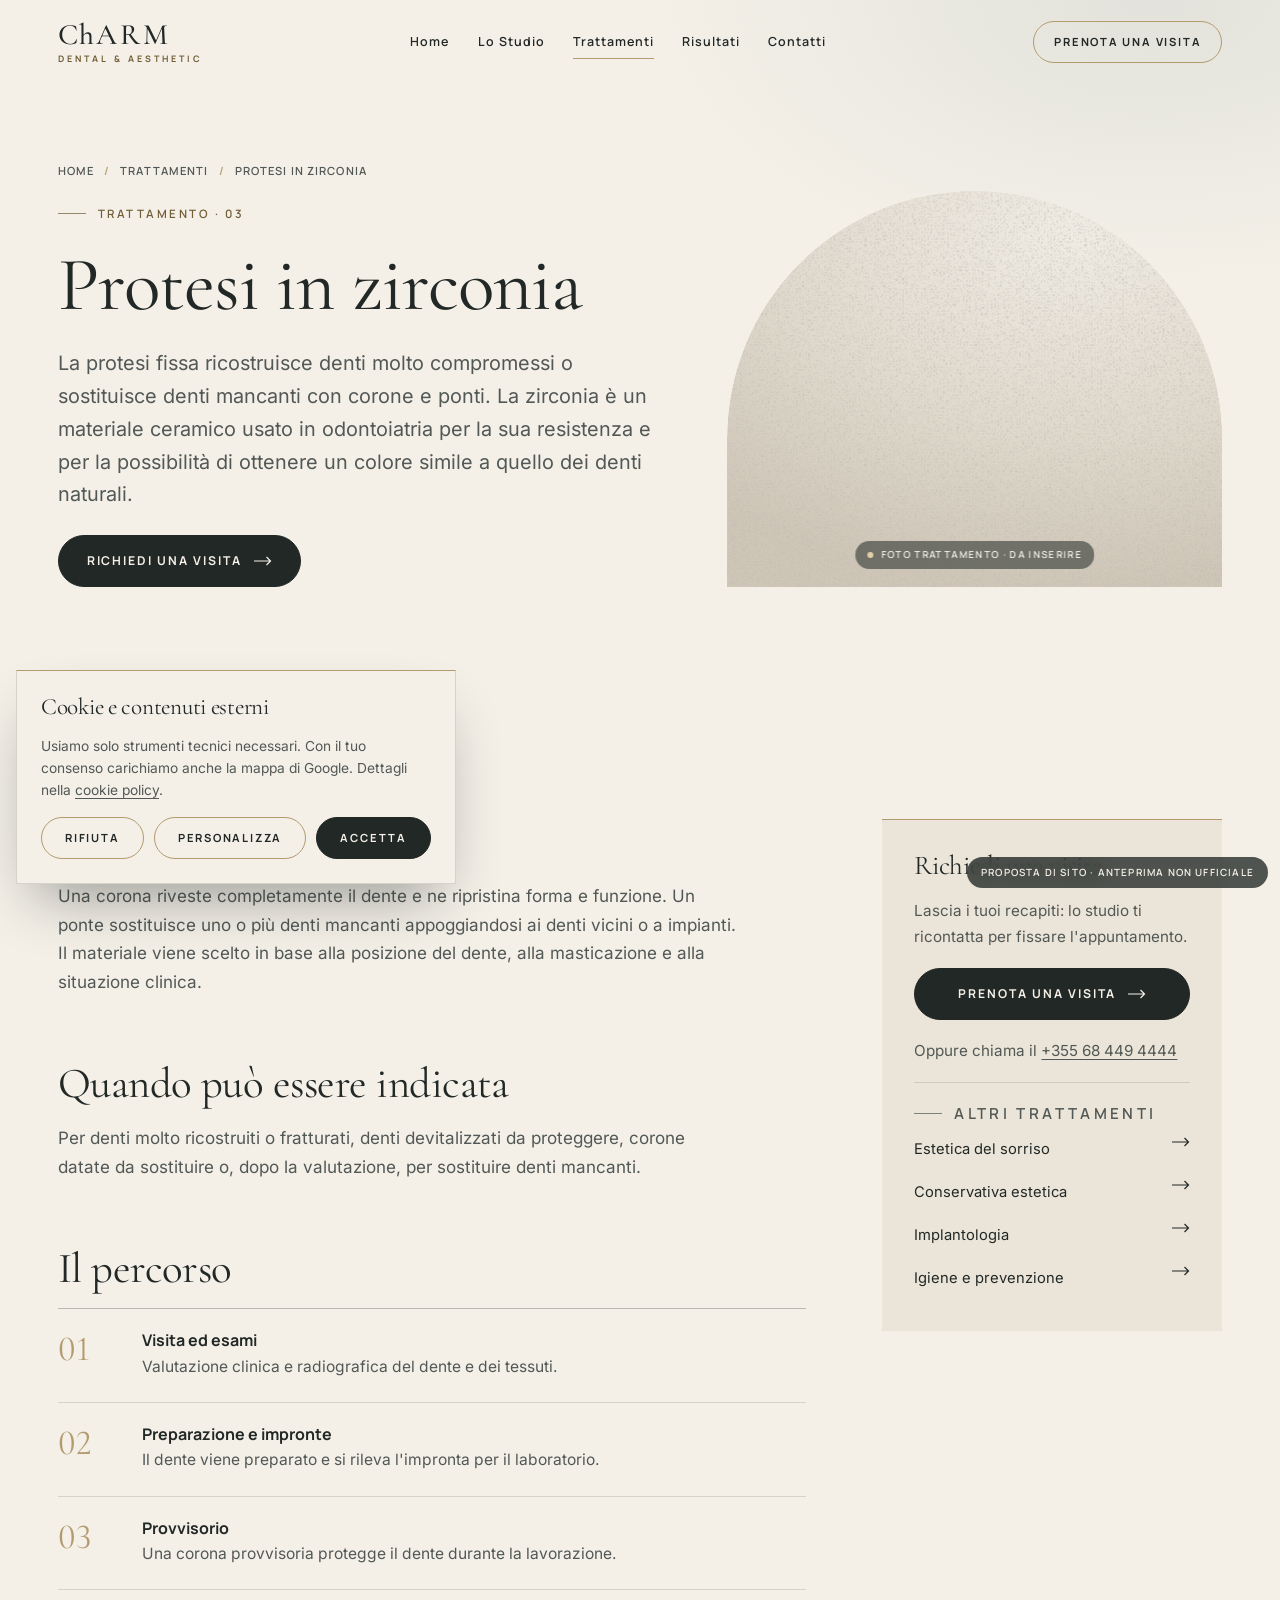
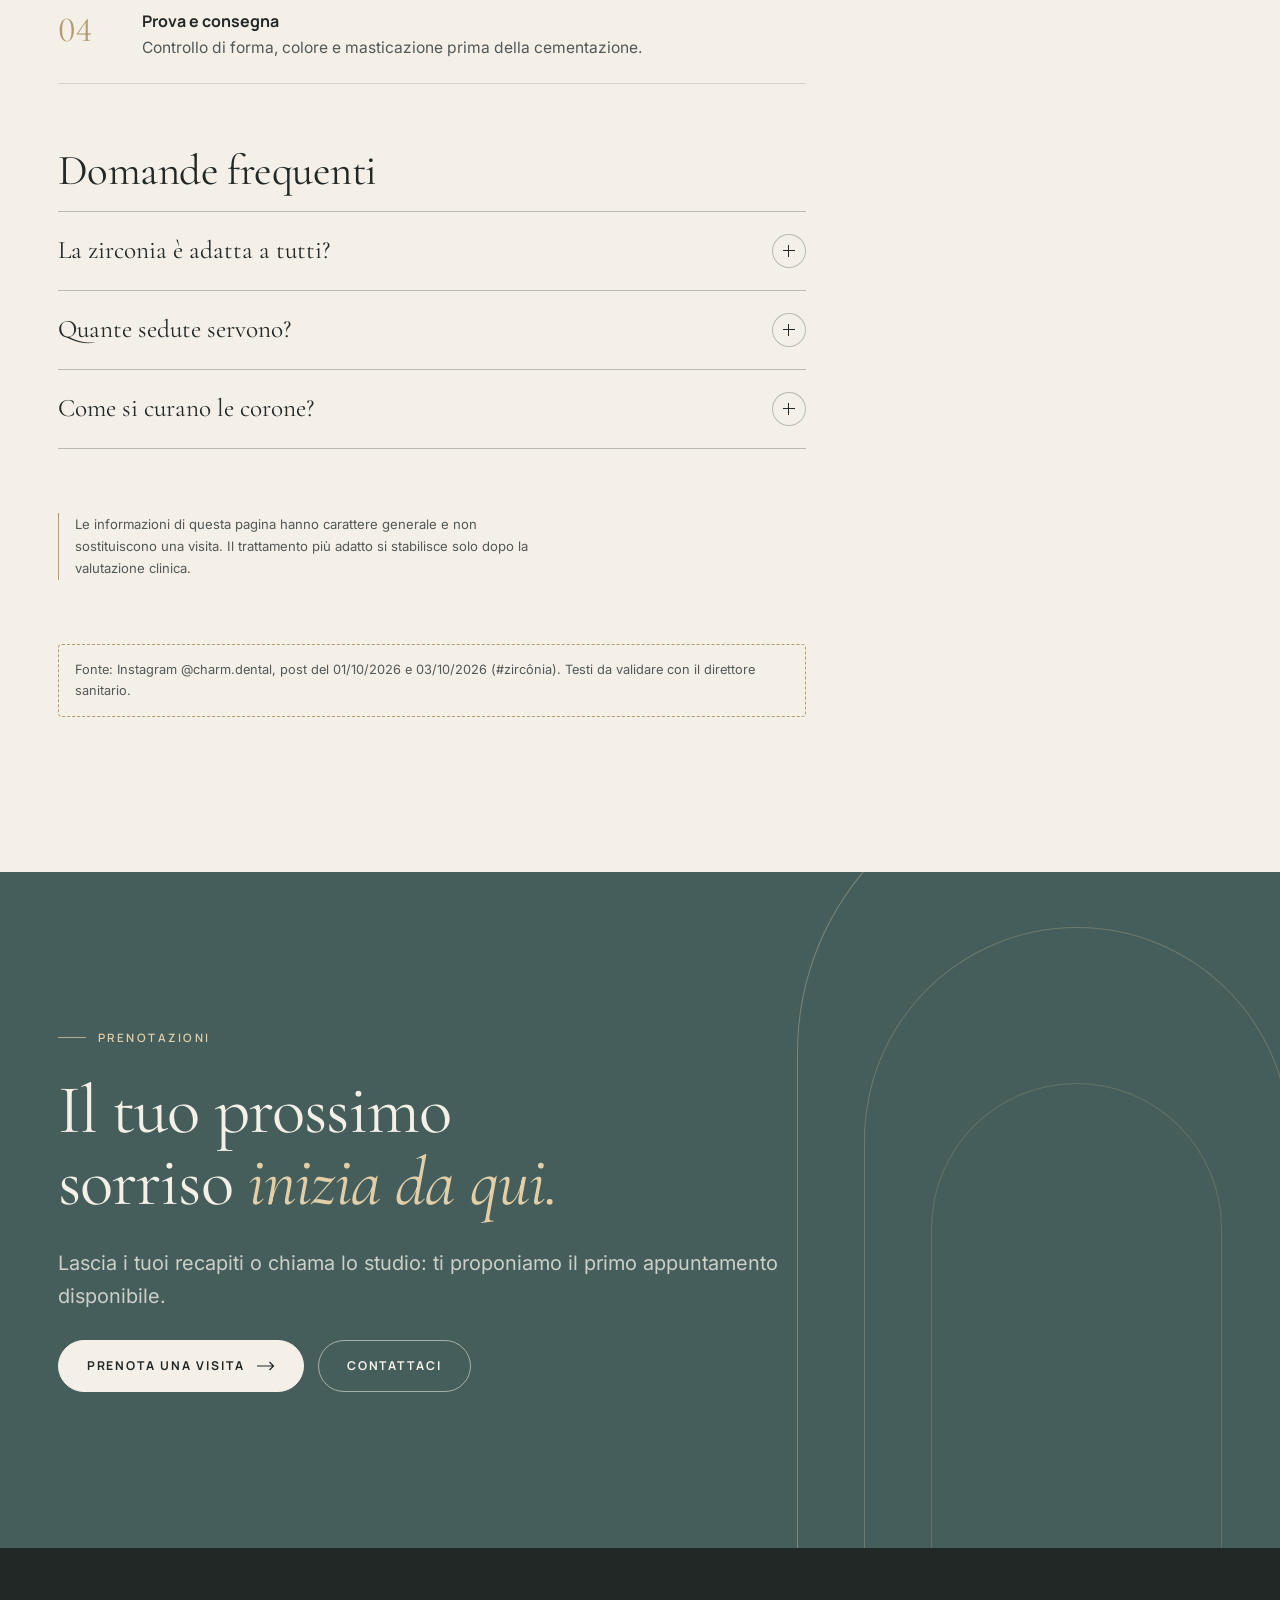
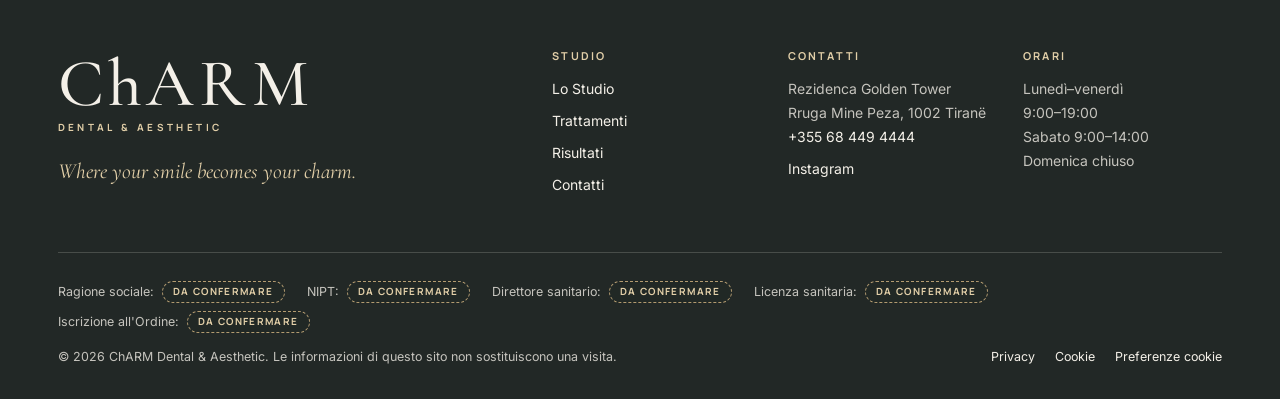
<file: trattamenti/protesi-zirconia.html>
<!doctype html>
<html lang="it" class="no-js" data-mode="preview">
<head>
<meta charset="utf-8">
<meta name="viewport" content="width=device-width, initial-scale=1, viewport-fit=cover">
<title>Corone e protesi fissa in zirconia a Tirana | ChARM Dental &amp; Aesthetic</title>
<meta name="claude:viewport-fit-sides" content="cover">
<meta name="description" content="Corone e restauri fissi in zirconia, un materiale ceramico resistente con una resa cromatica simile ai denti naturali.">
<meta name="robots" content="noindex, nofollow">
<link rel="canonical" href="https://www.dominio-da-definire.al/trattamenti/protesi-zirconia">
<meta name="theme-color" content="#F4F0E8">
<meta name="format-detection" content="telephone=no">
<meta property="og:type" content="website">
<meta property="og:locale" content="it_IT">
<meta property="og:site_name" content="ChARM Dental &amp; Aesthetic">
<meta property="og:title" content="Corone e protesi fissa in zirconia a Tirana | ChARM Dental &amp; Aesthetic">
<meta property="og:description" content="Corone e restauri fissi in zirconia, un materiale ceramico resistente con una resa cromatica simile ai denti naturali.">
<meta property="og:url" content="https://www.dominio-da-definire.al/trattamenti/protesi-zirconia">
<meta property="og:image" content="https://www.dominio-da-definire.al/assets/img/og-image.png">
<meta property="og:image:width" content="1200"><meta property="og:image:height" content="630">
<meta name="twitter:card" content="summary_large_image">
<link rel="icon" href="../assets/img/favicon.svg" type="image/svg+xml">
<link rel="apple-touch-icon" href="../assets/img/apple-touch-icon.png">
<link rel="preload" href="../assets/fonts/cormorant-garamond-latin-400-normal.woff2" as="font" type="font/woff2" crossorigin>
<link rel="preload" href="../assets/fonts/inter-latin-wght-normal.woff2" as="font" type="font/woff2" crossorigin>
<link rel="stylesheet" href="../assets/css/site.css">
<script id="site-data" type="application/json">{"mode": "preview", "timezone": "Europe/Tirane", "hours": [["09:00", "19:00"], ["09:00", "19:00"], ["09:00", "19:00"], ["09:00", "19:00"], ["09:00", "19:00"], ["09:00", "14:00"], null], "phone": "+355 68 449 4444", "ga4": null}</script>
<script type="application/ld+json">{"@context": "https://schema.org", "@type": "BreadcrumbList", "itemListElement": [{"@type": "ListItem", "position": 1, "name": "Home", "item": "https://www.dominio-da-definire.al/"}, {"@type": "ListItem", "position": 2, "name": "Trattamenti", "item": "https://www.dominio-da-definire.al/trattamenti/"}, {"@type": "ListItem", "position": 3, "name": "Protesi in zirconia", "item": "https://www.dominio-da-definire.al/trattamenti/protesi-zirconia"}]}</script>
<script type="application/ld+json">{"@context": "https://schema.org", "@type": "MedicalWebPage", "name": "Corone e protesi fissa in zirconia a Tirana", "about": {"@type": "MedicalProcedure", "name": "Protesi in zirconia", "description": "Corone e restauri fissi in zirconia, un materiale ceramico resistente con una resa cromatica simile ai denti naturali."}, "provider": {"@id": "https://www.dominio-da-definire.al/#studio"}, "inLanguage": "it"}</script>
<script type="application/ld+json">{"@context": "https://schema.org", "@type": "FAQPage", "mainEntity": [{"@type": "Question", "name": "La zirconia è adatta a tutti?", "acceptedAnswer": {"@type": "Answer", "text": "La scelta del materiale dipende dalla posizione del dente, dalla masticazione e dalla situazione clinica. Le alternative vengono spiegate durante la visita."}}, {"@type": "Question", "name": "Quante sedute servono?", "acceptedAnswer": {"@type": "Answer", "text": "In genere più appuntamenti tra preparazione, prova e consegna. Il numero preciso viene indicato nel piano di trattamento."}}, {"@type": "Question", "name": "Come si curano le corone?", "acceptedAnswer": {"@type": "Answer", "text": "Come i denti naturali: spazzolino, filo o scovolini e igiene professionale periodica."}}]}</script>
<script src="../assets/js/site.js" defer></script>
</head>
<body>
<a class="skip-link" href="#main">Vai al contenuto</a>
<header class="site-header">
  <div class="wrap site-header__inner">
    <a class="brand" href="../index.html" aria-label="ChARM Dental &amp; Aesthetic, torna alla home">
      <span class="brand__word">Ch<span>ARM</span></span>
      <span class="brand__sub">Dental &amp; Aesthetic</span>
    </a>
    <nav class="nav" aria-label="Principale"><ul role="list"><li><a href="../index.html">Home</a></li><li><a href="../lo-studio.html">Lo Studio</a></li><li><a href="../trattamenti/index.html" aria-current="page">Trattamenti</a></li><li><a href="../risultati.html">Risultati</a></li><li><a href="../contatti.html">Contatti</a></li></ul></nav>
    <a class="btn btn--gold btn--sm header-cta" href="../contatti.html#prenota"><span>Prenota una visita</span></a>
    <button class="menu-toggle" type="button" aria-expanded="false" aria-controls="mobile-menu">
      <span class="menu-toggle__lines" aria-hidden="true"></span><span class="sr-only">Apri il menu</span>
    </button>
  </div>
</header>
<div class="mobile-menu on-dark" id="mobile-menu" aria-hidden="true">
  <nav aria-label="Menu mobile"><ul role="list"><li><a class="mobile-menu__link" href="../index.html">Home</a></li><li><a class="mobile-menu__link" href="../lo-studio.html">Lo Studio</a></li><li><a class="mobile-menu__link" href="../trattamenti/index.html" aria-current="page">Trattamenti</a></li><li><a class="mobile-menu__link" href="../risultati.html">Risultati</a></li><li><a class="mobile-menu__link" href="../contatti.html">Contatti</a></li></ul></nav>
  <div class="mobile-menu__foot">
    <a class="btn btn--light" href="../contatti.html#prenota"><span>Prenota una visita</span><svg class="arrow" viewBox="0 0 18 10" fill="none" aria-hidden="true"><path d="M0 5h16.5M12.5 1l4 4-4 4" stroke="currentColor" stroke-width="1.2"/></svg></a>
    <div class="mobile-menu__meta">
      <strong>+355 68 449 4444</strong>
      <span>Rruga Mine Peza, Rezidenca Golden Tower, Tirana</span>
    </div>
  </div>
</div>
<main id="main">

<section class="page-hero" aria-labelledby="page-title">
  <div class="wrap page-hero__grid page-hero__grid--media">
    <div class="page-hero__copy">
      <nav class="breadcrumb" aria-label="Percorso"><ol><li><a href="../index.html">Home</a></li><li><a href="../trattamenti/index.html">Trattamenti</a></li><li><span aria-current="page">Protesi in zirconia</span></li></ol></nav>
      <p class="eyebrow">Trattamento · 03 </p>
      <h1 id="page-title">Protesi in zirconia</h1>
      <p class="lead">La protesi fissa ricostruisce denti molto compromessi o sostituisce denti mancanti con corone e ponti. La zirconia è un materiale ceramico usato in odontoiatria per la sua resistenza e per la possibilità di ottenere un colore simile a quello dei denti naturali.</p>
      <div class="hero__actions"><a class="btn btn--solid" href="../contatti.html#prenota"><span>Richiedi una visita</span><svg class="arrow" viewBox="0 0 18 10" fill="none" aria-hidden="true"><path d="M0 5h16.5M12.5 1l4 4-4 4" stroke="currentColor" stroke-width="1.2"/></svg></a></div>
    </div>
    <div class="page-hero__media"><div class="media arch" role="img" aria-label="Segnaposto: Protesi in zirconia"><div class="media__zoom"><div class="mat mat--ivory"></div></div><span class="slot-tag">Foto trattamento · da inserire</span></div></div>
  </div>
</section>

<section class="section" aria-label="Approfondimento">
  <div class="wrap detail__grid">
    <div class="detail__main">
      <div class="detail__block" data-reveal><h2>Di cosa si tratta</h2><div class="prose"><p>Una corona riveste completamente il dente e ne ripristina forma e funzione. Un ponte sostituisce uno o più denti mancanti appoggiandosi ai denti vicini o a impianti. Il materiale viene scelto in base alla posizione del dente, alla masticazione e alla situazione clinica.</p></div></div><div class="detail__block" data-reveal><h2>Quando può essere indicata</h2><div class="prose"><p>Per denti molto ricostruiti o fratturati, denti devitalizzati da proteggere, corone datate da sostituire o, dopo la valutazione, per sostituire denti mancanti.</p></div></div>
      <div class="detail__block" data-reveal><h2>Il percorso</h2><ol class="steps" role="list"><li><h3>Visita ed esami</h3><p>Valutazione clinica e radiografica del dente e dei tessuti.</p></li><li><h3>Preparazione e impronte</h3><p>Il dente viene preparato e si rileva l&#x27;impronta per il laboratorio.</p></li><li><h3>Provvisorio</h3><p>Una corona provvisoria protegge il dente durante la lavorazione.</p></li><li><h3>Prova e consegna</h3><p>Controllo di forma, colore e masticazione prima della cementazione.</p></li></ol></div>
      <div class="detail__block" data-reveal><h2>Domande frequenti</h2><div class="faq"><details><summary>La zirconia è adatta a tutti?</summary><div><p>La scelta del materiale dipende dalla posizione del dente, dalla masticazione e dalla situazione clinica. Le alternative vengono spiegate durante la visita.</p></div></details><details><summary>Quante sedute servono?</summary><div><p>In genere più appuntamenti tra preparazione, prova e consegna. Il numero preciso viene indicato nel piano di trattamento.</p></div></details><details><summary>Come si curano le corone?</summary><div><p>Come i denti naturali: spazzolino, filo o scovolini e igiene professionale periodica.</p></div></details></div></div>
      <p class="disclaimer">Le informazioni di questa pagina hanno carattere generale e non sostituiscono una visita. Il trattamento più adatto si stabilisce solo dopo la valutazione clinica.</p>
      <p class="source-note">Fonte: Instagram @charm.dental, post del 01/10/2026 e 03/10/2026 (#zircônia). Testi da validare con il direttore sanitario.</p>
    </div>
    <aside class="detail__aside" aria-label="Prenotazione">
      <div class="aside-card">
        <h2>Richiedi una visita</h2>
        <p>Lascia i tuoi recapiti: lo studio ti ricontatta per fissare l'appuntamento.</p>
        <a class="btn btn--solid" href="../contatti.html#prenota"><span>Prenota una visita</span><svg class="arrow" viewBox="0 0 18 10" fill="none" aria-hidden="true"><path d="M0 5h16.5M12.5 1l4 4-4 4" stroke="currentColor" stroke-width="1.2"/></svg></a>
        <p class="small">Oppure chiama il <a href="tel:+355684494444">+355 68 449 4444</a></p>
        <div class="aside-links"><p class="eyebrow">Altri trattamenti</p><a href="../trattamenti/estetica-del-sorriso.html"><span>Estetica del sorriso</span><svg class="arrow" viewBox="0 0 18 10" fill="none" aria-hidden="true"><path d="M0 5h16.5M12.5 1l4 4-4 4" stroke="currentColor" stroke-width="1.2"/></svg></a><a href="../trattamenti/conservativa-estetica.html"><span>Conservativa estetica</span><svg class="arrow" viewBox="0 0 18 10" fill="none" aria-hidden="true"><path d="M0 5h16.5M12.5 1l4 4-4 4" stroke="currentColor" stroke-width="1.2"/></svg></a><a href="../trattamenti/implantologia.html"><span>Implantologia</span><svg class="arrow" viewBox="0 0 18 10" fill="none" aria-hidden="true"><path d="M0 5h16.5M12.5 1l4 4-4 4" stroke="currentColor" stroke-width="1.2"/></svg></a><a href="../trattamenti/igiene-prevenzione.html"><span>Igiene e prevenzione</span><svg class="arrow" viewBox="0 0 18 10" fill="none" aria-hidden="true"><path d="M0 5h16.5M12.5 1l4 4-4 4" stroke="currentColor" stroke-width="1.2"/></svg></a></div>
      </div>
    </aside>
  </div>
</section>
<section class="section band-sage on-dark cta-band" aria-labelledby="cta-title">
  <div class="cta-band__decor" aria-hidden="true"><span></span><span></span><span></span></div>
  <div class="wrap">
    <div class="cta-band__inner" data-reveal>
      <p class="eyebrow">Prenotazioni</p>
      <h2 id="cta-title">Il tuo prossimo sorriso <em>inizia da qui.</em></h2>
      <p class="lead">Lascia i tuoi recapiti o chiama lo studio: ti proponiamo il primo appuntamento disponibile.</p>
      <div class="cta-band__actions">
        <a class="btn btn--light" href="../contatti.html#prenota"><span>Prenota una visita</span><svg class="arrow" viewBox="0 0 18 10" fill="none" aria-hidden="true"><path d="M0 5h16.5M12.5 1l4 4-4 4" stroke="currentColor" stroke-width="1.2"/></svg></a>
        <a class="btn btn--ghost-light" href="../contatti.html"><span>Contattaci</span></a>
      </div>
    </div>
  </div>
</section>

</main>
<footer class="site-footer on-dark">
  <div class="wrap">
    <div class="footer-top">
      <div class="footer-brand">
        <a class="brand" href="../index.html" aria-label="ChARM Dental &amp; Aesthetic, home">
          <span class="brand__word">Ch<span>ARM</span></span><span class="brand__sub">Dental &amp; Aesthetic</span>
        </a>
        <p class="footer-claim">Where your smile becomes your charm.</p>
      </div>
      <div class="footer-cols">
        <div class="footer-col"><h2>Studio</h2><ul role="list"><li><a href="../lo-studio.html">Lo Studio</a></li><li><a href="../trattamenti/index.html">Trattamenti</a></li><li><a href="../risultati.html">Risultati</a></li><li><a href="../contatti.html">Contatti</a></li></ul></div>
        <div class="footer-col"><h2>Contatti</h2>
          <p>Rezidenca Golden Tower<br>Rruga Mine Peza, 1002 Tiranë</p>
          <p><a href="tel:+355684494444">+355 68 449 4444</a></p>
          <ul role="list" class="footer-social"><li><a href="https://www.instagram.com/charm.dental/" target="_blank" rel="noopener">Instagram</a></li></ul>
        </div>
        <div class="footer-col"><h2>Orari</h2><p>Lunedì–venerdì<br>9:00–19:00</p><p>Sabato 9:00–14:00<br>Domenica chiuso</p></div>
      </div>
    </div>
    <div class="footer-legal">
      <ul class="footer-legal__data" role="list"><li>Ragione sociale: <span class="tbc">Da confermare</span></li><li>NIPT: <span class="tbc">Da confermare</span></li><li>Direttore sanitario: <span class="tbc">Da confermare</span></li><li>Licenza sanitaria: <span class="tbc">Da confermare</span></li><li>Iscrizione all'Ordine: <span class="tbc">Da confermare</span></li></ul>
      <div class="footer-legal__row">
        <p>© <span data-year>2026</span> ChARM Dental &amp; Aesthetic. Le informazioni di questo sito non sostituiscono una visita.</p>
        <div class="footer-legal__links">
          <a href="../privacy.html">Privacy</a>
          <a href="../cookie.html">Cookie</a>
          <button type="button" data-cookie-open>Preferenze cookie</button>
          
        </div>
      </div>
    </div>
  </div>
</footer>
<section class="cookie" id="cookie" aria-labelledby="cookie-title" hidden>
  <h2 id="cookie-title">Cookie e contenuti esterni</h2>
  <p>Usiamo solo strumenti tecnici necessari. Con il tuo consenso carichiamo anche la mappa di Google. Dettagli nella <a href="../cookie.html">cookie policy</a>.</p>
  <div class="cookie__prefs" hidden>
    <div class="cookie__opt"><label for="consent-necessary">Necessari</label>
      <small>Ricordano le tue scelte sui cookie. Sempre attivi.</small>
      <span class="switch"><input type="checkbox" id="consent-necessary" checked disabled><span></span></span></div>
    <div class="cookie__opt"><label for="consent-maps">Mappe</label>
      <small>Google Maps per mostrare la posizione dello studio.</small>
      <span class="switch"><input type="checkbox" id="consent-maps"><span></span></span></div>
    <div class="cookie__opt"><label for="consent-stats">Statistiche</label>
        <small>Misurano in forma aggregata le visite al sito.</small>
        <span class="switch"><input type="checkbox" id="consent-stats"><span></span></span></div>
    <button class="btn btn--sm btn--solid" type="button" data-cookie="save"><span>Salva le scelte</span></button>
  </div>
  <div class="cookie__actions">
    <button class="btn btn--sm btn--gold" type="button" data-cookie="reject"><span>Rifiuta</span></button>
    <button class="btn btn--sm btn--gold" type="button" data-cookie="customize"><span>Personalizza</span></button>
    <button class="btn btn--sm btn--solid" type="button" data-cookie="accept"><span>Accetta</span></button>
  </div>
</section>
<p class="preview-badge">Proposta di sito · anteprima non ufficiale</p>
</body>
</html>
</file>
<file: assets/css/site.css>
/* ==========================================================================
   CHARM — Contemporary Dental Elegance
   Layout: griglia editoriale asimmetrica su avorio; l'arco (dalle pareti
   salvia dello studio) è l'elemento firma; filetti oro come linee di luce.
   Tema unico chiaro, scelta di brand (logo oro su avorio).
   ========================================================================== */

@font-face { font-family: "Cormorant Garamond"; src: url("../fonts/cormorant-garamond-latin-400-normal.woff2") format("woff2"); font-weight: 400; font-style: normal; font-display: swap; }
@font-face { font-family: "Cormorant Garamond"; src: url("../fonts/cormorant-garamond-latin-500-normal.woff2") format("woff2"); font-weight: 500; font-style: normal; font-display: swap; }
@font-face { font-family: "Cormorant Garamond"; src: url("../fonts/cormorant-garamond-latin-400-italic.woff2") format("woff2"); font-weight: 400; font-style: italic; font-display: swap; }
@font-face { font-family: "Manrope"; src: url("../fonts/manrope-latin-wght-normal.woff2") format("woff2"); font-weight: 200 800; font-style: normal; font-display: swap; }
@font-face { font-family: "Inter"; src: url("../fonts/inter-latin-wght-normal.woff2") format("woff2"); font-weight: 100 900; font-style: normal; font-display: swap; }

:root {
  color-scheme: light;

  /* Colore — ricavato dal logo (oro su avorio) e dagli interni (salvia, pietra) */
  --ivory: #F4F0E8;       /* Warm Ivory: fondo pagina */
  --paper: #EBE5D9;       /* avorio profondo: bande alternate */
  --stone: #CFC7BA;       /* pietra del banco reception */
  --mist: #DFE6E3;        /* salvia velata */
  --sage: #8FA5A2;        /* Soft Sage: pareti ad arco */
  --sage-deep: #455E5B;   /* salvia profonda: banda prenotazioni */
  --gold: #B39B70;        /* Champagne Gold: filetti, cornici, decorazioni */
  --gold-ink: #725D37;    /* oro per testi piccoli su avorio (AA) */
  --gold-light: #E2CFA8;  /* oro su fondi scuri */
  --charcoal: #222826;    /* Deep Charcoal: testo */
  --ink-2: #525855;       /* testo secondario */
  --white: #FFFFFF;
  --hairline: rgba(34, 40, 38, .14);
  --hairline-strong: rgba(34, 40, 38, .28);
  --hairline-light: rgba(244, 240, 232, .18);
  --shadow-soft: 0 30px 60px -30px rgba(34, 40, 38, .35);

  /* Tipografia */
  --f-display: "Cormorant Garamond", "Cormorant", "Iowan Old Style", "Palatino Linotype", Palatino, Georgia, serif;
  --f-ui: "Manrope", "Avenir Next", "Segoe UI", system-ui, sans-serif;
  --f-body: "Inter", "Segoe UI", system-ui, -apple-system, "Helvetica Neue", Arial, sans-serif;

  --t-hero: clamp(2.75rem, 1.35rem + 5.4vw, 6.25rem);
  --t-h1: clamp(2.6rem, 1.55rem + 4vw, 5rem);
  --t-h2: clamp(2.1rem, 1.45rem + 2.6vw, 3.7rem);
  --t-h3: clamp(1.45rem, 1.2rem + .8vw, 1.9rem);
  --t-lead: clamp(1.075rem, 1rem + .3vw, 1.25rem);
  --t-body: 1.0625rem;
  --t-small: .875rem;
  --t-eyebrow: .72rem;

  /* Spazi */
  --s-1: 4px; --s-2: 8px; --s-3: 12px; --s-4: 16px; --s-5: 24px; --s-6: 32px;
  --s-7: 48px; --s-8: 64px; --s-9: 96px; --s-10: 128px;
  --section: clamp(84px, 9vw + 40px, 168px);
  --gutter: clamp(20px, 4.5vw, 64px);
  --wrap: 1320px;
  --header-h: 84px;

  /* Movimento */
  --ease-out: cubic-bezier(.22, .8, .24, 1);
  --ease-inout: cubic-bezier(.65, 0, .35, 1);
  --dur: 420ms;

  /* Texture: grana fotografica leggera */
  --grain: url("data:image/svg+xml;utf8,<svg xmlns='http://www.w3.org/2000/svg' width='180' height='180'><filter id='n'><feTurbulence type='fractalNoise' baseFrequency='.85' numOctaves='2' stitchTiles='stitch'/><feColorMatrix values='0 0 0 0 0.13 0 0 0 0 0.15 0 0 0 0 0.14 0 0 0 .55 0'/></filter><rect width='100%' height='100%' filter='url(%23n)'/></svg>");
}

/* ---------- Reset essenziale ---------- */
*, *::before, *::after { box-sizing: border-box; }
[hidden] { display: none !important; }
html { -webkit-text-size-adjust: 100%; text-size-adjust: 100%; background: var(--ivory); }
@media (prefers-reduced-motion: no-preference) { html { scroll-behavior: smooth; } }
body {
  margin: 0;
  background: var(--ivory);
  color: var(--charcoal);
  font-family: var(--f-body);
  font-size: var(--t-body);
  line-height: 1.7;
  font-weight: 400;
  -webkit-font-smoothing: antialiased;
  -moz-osx-font-smoothing: grayscale;
  text-rendering: optimizeLegibility;
  overflow-x: clip;
}
img, video, svg { display: block; max-width: 100%; height: auto; }
a { color: inherit; text-decoration-thickness: 1px; text-underline-offset: .22em; }
button, input, select, textarea { font: inherit; color: inherit; }
button { cursor: pointer; }
h1, h2, h3, h4, p, ul, ol, figure, blockquote, dl, dd { margin: 0; }
:where(ul[role="list"], ol[role="list"]) { list-style: none; padding: 0; }
::selection { background: var(--gold-light); color: var(--charcoal); }

:focus-visible { outline: 2px solid var(--gold-ink); outline-offset: 3px; border-radius: 2px; }
.on-dark :focus-visible, .on-dark:focus-visible { outline-color: var(--gold-light); }

.skip-link {
  position: absolute; left: max(16px, env(safe-area-inset-left, 0px)); top: -100px; z-index: 200;
  background: var(--charcoal); color: var(--ivory); padding: 12px 18px; border-radius: 999px;
  font-family: var(--f-ui); font-size: var(--t-small); font-weight: 600; text-decoration: none;
}
.skip-link:focus { top: calc(12px + env(safe-area-inset-top, 0px)); }

.sr-only {
  position: absolute !important; width: 1px; height: 1px; padding: 0; margin: -1px;
  overflow: hidden; clip: rect(0 0 0 0); white-space: nowrap; border: 0;
}

/* ---------- Tipografia ---------- */
.display, h1, h2, h3 {
  font-family: var(--f-display);
  font-weight: 400;
  letter-spacing: -.012em;
  text-wrap: balance;
}
h1 { font-size: var(--t-h1); line-height: 1; }
h2 { font-size: var(--t-h2); line-height: 1.04; }
h3 { font-size: var(--t-h3); line-height: 1.15; }
h1 em, h2 em, h3 em, .display em { font-style: italic; color: var(--gold-ink); }
.on-dark h1 em, .on-dark h2 em, .on-dark h3 em { color: var(--gold-light); }

.eyebrow {
  display: inline-flex; align-items: center; gap: 12px;
  font-family: var(--f-ui); font-size: var(--t-eyebrow); font-weight: 600;
  letter-spacing: .22em; text-transform: uppercase; color: var(--gold-ink);
}
.eyebrow::before { content: ""; width: 28px; height: 1px; background: currentColor; opacity: .7; }
.on-dark .eyebrow { color: var(--gold-light); }

.lead { font-size: var(--t-lead); line-height: 1.65; color: var(--ink-2); max-width: 58ch; }
.on-dark .lead { color: rgba(244, 240, 232, .78); }
.prose { max-width: 62ch; color: var(--ink-2); }
.prose p + p { margin-top: 1.1em; }
.small { font-size: var(--t-small); }
.muted { color: var(--ink-2); }
.tabular { font-variant-numeric: tabular-nums; }

/* ---------- Layout ---------- */
.wrap {
  width: 100%;
  max-width: calc(var(--wrap) + 2 * var(--gutter));
  margin-inline: auto;
  padding-left: max(var(--gutter), env(safe-area-inset-left, 0px));
  padding-right: max(var(--gutter), env(safe-area-inset-right, 0px));
}
.section { padding-block: var(--section); position: relative; }
.band-paper { background: var(--paper); }
.band-mist { background: var(--mist); }
.band-dark { background: var(--charcoal); color: var(--ivory); }
.band-sage { background: var(--sage-deep); color: var(--ivory); }
.section-head { display: grid; gap: var(--s-5); max-width: 760px; margin-bottom: clamp(40px, 5vw, 72px); }
.section-head--split {
  max-width: none; grid-template-columns: minmax(0, 1fr); align-items: end;
}
@media (min-width: 900px) {
  .section-head--split { grid-template-columns: minmax(0, 1.15fr) minmax(0, .85fr); gap: var(--s-8); }
}

/* Linea di luce: filetto oro verticale, eco delle strisce LED negli archi */
.lightline {
  width: 1px; background: linear-gradient(180deg, transparent, var(--gold) 20%, var(--gold) 80%, transparent);
  box-shadow: 0 0 10px rgba(179, 155, 112, .45);
}

/* ---------- Pulsanti ---------- */
.btn {
  --btn-bg: transparent; --btn-fg: var(--charcoal); --btn-bd: var(--charcoal);
  position: relative; isolation: isolate; overflow: hidden;
  display: inline-flex; align-items: center; justify-content: center; gap: 12px;
  min-height: 52px; padding: 0 28px;
  border: 1px solid var(--btn-bd); border-radius: 999px;
  background: var(--btn-bg); color: var(--btn-fg);
  font-family: var(--f-ui); font-size: .76rem; font-weight: 700; letter-spacing: .16em;
  text-transform: uppercase; text-decoration: none; white-space: nowrap;
  transition: color var(--dur) var(--ease-out), border-color var(--dur) var(--ease-out), background-color var(--dur) var(--ease-out), transform 200ms var(--ease-out);
}
.btn::before {
  content: ""; position: absolute; inset: 0; z-index: -1; border-radius: inherit;
  background: var(--btn-fill, var(--charcoal)); transform: translateY(101%);
  transition: transform 520ms var(--ease-out);
}
.btn:hover::before { transform: translateY(0); }
.btn:hover { color: var(--btn-fg-hover, var(--ivory)); border-color: var(--btn-fill, var(--charcoal)); }
.btn:active { transform: scale(.98); }
.btn .arrow { transition: transform var(--dur) var(--ease-out); }
.btn:hover .arrow { transform: translateX(4px); }
.btn--solid { --btn-bg: var(--charcoal); --btn-fg: var(--ivory); --btn-bd: var(--charcoal); --btn-fill: var(--sage-deep); }
.btn--solid:hover { border-color: var(--sage-deep); }
.btn--gold { --btn-bd: var(--gold); --btn-fill: var(--gold); --btn-fg-hover: var(--charcoal); }
.btn--light { --btn-bg: var(--ivory); --btn-fg: var(--charcoal); --btn-bd: var(--ivory); --btn-fill: var(--gold-light); --btn-fg-hover: var(--charcoal); }
.btn--ghost-light { --btn-fg: var(--ivory); --btn-bd: rgba(244, 240, 232, .55); --btn-fill: var(--ivory); --btn-fg-hover: var(--charcoal); }
.btn--sm { min-height: 42px; padding: 0 20px; font-size: .7rem; }
.btn[disabled], .btn[aria-busy="true"] { pointer-events: none; opacity: .75; }

.link-arrow {
  display: inline-flex; align-items: center; gap: 12px;
  font-family: var(--f-ui); font-size: .76rem; font-weight: 700; letter-spacing: .16em; text-transform: uppercase;
  text-decoration: none; color: var(--charcoal); padding-block: 8px;
  background: linear-gradient(var(--gold), var(--gold)) left bottom / 0 1px no-repeat;
  transition: background-size 520ms var(--ease-out);
}
.link-arrow:hover { background-size: 100% 1px; }
.link-arrow .arrow { transition: transform var(--dur) var(--ease-out); }
.link-arrow:hover .arrow { transform: translateX(5px); }
.on-dark .link-arrow { color: var(--ivory); }
.arrow { width: 18px; height: 10px; flex: none; }

/* Badge "Da confermare" (solo anteprima) */
.tbc {
  display: inline-flex; align-items: center; gap: 6px; vertical-align: middle;
  padding: 3px 10px; border: 1px dashed var(--gold); border-radius: 999px;
  font-family: var(--f-ui); font-size: .62rem; font-weight: 700; letter-spacing: .14em; text-transform: uppercase;
  color: var(--gold-ink); background: rgba(244, 240, 232, .7); line-height: 1.4; white-space: nowrap;
}
.on-dark .tbc { color: var(--gold-light); background: rgba(34, 40, 38, .4); }

/* ---------- Header ---------- */
.site-header {
  position: fixed; inset: 0 0 auto 0; z-index: 50;
  padding-top: env(safe-area-inset-top, 0px);
  transition: background-color 500ms var(--ease-out), box-shadow 500ms var(--ease-out), backdrop-filter 500ms;
  view-transition-name: site-header;
}
.site-header.is-scrolled {
  background: rgba(244, 240, 232, .82);
  -webkit-backdrop-filter: saturate(1.2) blur(16px);
  backdrop-filter: saturate(1.2) blur(16px);
  box-shadow: 0 1px 0 var(--hairline);
}
.site-header__inner {
  display: flex; align-items: center; justify-content: space-between; gap: var(--s-5);
  height: var(--header-h); transition: height 500ms var(--ease-out);
}
.site-header.is-scrolled .site-header__inner { height: 70px; }

.brand { display: inline-flex; flex-direction: column; align-items: flex-start; text-decoration: none; line-height: 1; gap: 6px; }
.brand__word {
  font-family: var(--f-display); font-weight: 500; font-size: 1.85rem; letter-spacing: .06em; color: var(--charcoal);
}
.brand__word span { font-style: normal; letter-spacing: .1em; }
.brand__sub {
  font-family: var(--f-ui); font-size: .56rem; font-weight: 700; letter-spacing: .34em; text-transform: uppercase; color: var(--gold-ink);
}
.on-dark .brand__word { color: var(--ivory); }
.on-dark .brand__sub { color: var(--gold-light); }

.nav { display: none; }
.nav ul { display: flex; align-items: center; gap: clamp(18px, 2.2vw, 36px); }
.nav a {
  position: relative; display: inline-block; padding-block: 10px;
  font-family: var(--f-ui); font-size: .78rem; font-weight: 600; letter-spacing: .08em; text-decoration: none; color: var(--charcoal);
}
.nav a::after {
  content: ""; position: absolute; left: 0; right: 0; bottom: 4px; height: 1px; background: var(--gold);
  transform: scaleX(0); transform-origin: right; transition: transform 520ms var(--ease-out);
}
.nav a:hover::after, .nav a[aria-current="page"]::after { transform: scaleX(1); transform-origin: left; }
.header-cta { display: none; }

.menu-toggle {
  display: inline-grid; place-items: center; width: 48px; height: 48px; margin-right: -10px;
  background: none; border: 0; border-radius: 999px; color: var(--charcoal);
}
.menu-toggle__lines { position: relative; width: 26px; height: 10px; }
.menu-toggle__lines::before, .menu-toggle__lines::after {
  content: ""; position: absolute; left: 0; right: 0; height: 1.5px; background: currentColor; border-radius: 2px;
  transition: transform 420ms var(--ease-out), top 420ms var(--ease-out);
}
.menu-toggle__lines::before { top: 0; }
.menu-toggle__lines::after { top: 8.5px; }
.menu-open .menu-toggle { color: var(--ivory); }
.menu-open .menu-toggle__lines::before { top: 4.25px; transform: rotate(45deg); }
.menu-open .menu-toggle__lines::after { top: 4.25px; transform: rotate(-45deg); }
.menu-open .site-header { background: transparent; box-shadow: none; -webkit-backdrop-filter: none; backdrop-filter: none; }
.menu-open .site-header .brand__word { color: var(--ivory); }
.menu-open .site-header .brand__sub { color: var(--gold-light); }

@media (min-width: 1040px) {
  .nav { display: block; }
  .header-cta { display: inline-flex; }
  .menu-toggle { display: none; }
}

/* ---------- Menu mobile a tutto schermo ---------- */
.mobile-menu {
  position: fixed; inset: 0; z-index: 40;
  display: flex; flex-direction: column; justify-content: space-between;
  padding: calc(var(--header-h) + env(safe-area-inset-top, 0px) + 24px) max(var(--gutter), env(safe-area-inset-right, 0px)) calc(32px + env(safe-area-inset-bottom, 0px)) max(var(--gutter), env(safe-area-inset-left, 0px));
  background: var(--charcoal); color: var(--ivory);
  clip-path: inset(0 0 100% 0);
  visibility: hidden;
  transition: clip-path 700ms var(--ease-inout), visibility 0s linear 700ms;
  overflow-y: auto;
}
.mobile-menu::before {
  content: ""; position: absolute; right: -18vw; top: 18vh; width: 70vw; height: 90vh; pointer-events: none;
  border: 1px solid rgba(226, 207, 168, .22); border-radius: 999px 999px 0 0;
}
.menu-open .mobile-menu { clip-path: inset(0 0 0 0); visibility: visible; transition: clip-path 700ms var(--ease-inout), visibility 0s; }
.mobile-menu ul { display: grid; gap: 4px; }
.mobile-menu li { overflow: hidden; }
.mobile-menu a.mobile-menu__link {
  display: flex; align-items: baseline; gap: 16px; padding-block: 6px;
  font-family: var(--f-display); font-size: clamp(2.4rem, 9vw, 3.6rem); line-height: 1.1; text-decoration: none; color: var(--ivory);
  transform: translateY(105%); transition: transform 700ms var(--ease-out), color 300ms;
}
.mobile-menu a.mobile-menu__link small {
  font-family: var(--f-ui); font-size: .7rem; letter-spacing: .14em; color: var(--gold-light);
}
.mobile-menu a.mobile-menu__link[aria-current="page"] { color: var(--gold-light); font-style: italic; }
.menu-open .mobile-menu a.mobile-menu__link { transform: translateY(0); }
.menu-open .mobile-menu li:nth-child(1) a { transition-delay: 160ms; }
.menu-open .mobile-menu li:nth-child(2) a { transition-delay: 220ms; }
.menu-open .mobile-menu li:nth-child(3) a { transition-delay: 280ms; }
.menu-open .mobile-menu li:nth-child(4) a { transition-delay: 340ms; }
.menu-open .mobile-menu li:nth-child(5) a { transition-delay: 400ms; }
.mobile-menu__foot { display: grid; gap: 20px; margin-top: 40px; position: relative; }
.mobile-menu__meta { display: grid; gap: 6px; font-size: var(--t-small); color: rgba(244, 240, 232, .75); }
.mobile-menu__meta strong { font-family: var(--f-ui); font-weight: 600; color: var(--ivory); letter-spacing: .02em; }
body.menu-open { overflow: hidden; }
@media (min-width: 1040px) { .mobile-menu { display: none; } }

/* ---------- Footer ---------- */
.site-footer { background: var(--charcoal); color: rgba(244, 240, 232, .78); padding-block: clamp(72px, 8vw, 120px) calc(32px + env(safe-area-inset-bottom, 0px)); }
.site-footer a { color: var(--ivory); text-decoration: none; }
.site-footer a:hover { color: var(--gold-light); }
.footer-top { display: grid; gap: 48px; padding-bottom: 56px; border-bottom: 1px solid var(--hairline-light); }
.footer-brand .brand__word { font-size: clamp(2.6rem, 6vw, 4.2rem); }
.footer-brand .brand__sub { font-size: .62rem; }
.footer-claim { margin-top: 20px; font-family: var(--f-display); font-style: italic; font-size: 1.35rem; color: var(--gold-light); }
.footer-cols { display: grid; grid-template-columns: repeat(auto-fit, minmax(170px, 1fr)); gap: 36px; }
.footer-col h2 {
  font-family: var(--f-ui); font-size: .68rem; font-weight: 700; letter-spacing: .2em; text-transform: uppercase;
  color: var(--gold-light); margin-bottom: 16px;
}
.footer-col ul { display: grid; gap: 8px; font-size: var(--t-small); }
.footer-col p { font-size: var(--t-small); line-height: 1.7; }
.footer-legal { display: grid; gap: 14px; padding-top: 28px; font-size: .78rem; line-height: 1.6; }
.footer-legal__row { display: flex; flex-wrap: wrap; gap: 8px 24px; align-items: center; justify-content: space-between; }
.footer-legal__links { display: flex; flex-wrap: wrap; gap: 8px 20px; }
.footer-legal button { background: none; border: 0; padding: 0; color: var(--ivory); font-size: inherit; text-decoration: none; }
.footer-legal button:hover { color: var(--gold-light); }
@media (min-width: 900px) {
  .footer-top { grid-template-columns: minmax(0, 1fr) minmax(0, 1.5fr); }
}

/* ---------- Reveal allo scroll (solo se JS attivo e movimento consentito) ---------- */
@media (prefers-reduced-motion: no-preference) {
  .js .reveal-pending { opacity: 0; transform: translate3d(0, 28px, 0); }
  .js .reveal-pending.is-visible {
    opacity: 1; transform: none;
    transition: opacity 900ms var(--ease-out), transform 1100ms var(--ease-out);
    transition-delay: var(--delay, 0ms);
  }
  @view-transition { navigation: auto; }
  ::view-transition-old(root) { animation: vt-out 380ms var(--ease-inout) both; }
  ::view-transition-new(root) { animation: vt-in 620ms var(--ease-out) both; }
  @keyframes vt-out { to { opacity: 0; transform: translateY(-12px); } }
  @keyframes vt-in { from { opacity: 0; transform: translateY(18px); } }
}
@media (prefers-reduced-motion: reduce) {
  *, *::before, *::after { animation-duration: .001ms !important; animation-iteration-count: 1 !important; transition-duration: .001ms !important; }
}
.footer-col ul.footer-social { margin-top: 8px; }
.footer-legal__data { display: flex; flex-wrap: wrap; gap: 8px 22px; }
.footer-legal__data li { display: inline-flex; align-items: center; gap: 8px; }

/* ==========================================================================
   Arco, cornici fotografiche e segnaposto materici.
   Ogni .media è uno "slot": se la foto autorizzata è presente si vede la foto,
   altrimenti uno studio di materia (pietra, bouclé, salvia, luce, oro)
   che anticipa l'atmosfera reale dello studio.
   ========================================================================== */

.arch { border-radius: 999px 999px 0 0; overflow: hidden; }

.media {
  position: relative; overflow: hidden; isolation: isolate;
  background: var(--paper); max-width: 100%;
}
.media > img, .media > video, .media > picture, .media > picture > img {
  position: absolute; inset: 0; width: 100%; height: 100%; object-fit: cover;
}
.media > img, .media > picture > img { opacity: 0; transform: scale(1.03); transition: opacity 900ms var(--ease-out), transform 1400ms var(--ease-out); }
.media.is-loaded > img, .media.is-loaded > picture > img, .no-js .media > img { opacity: 1; transform: none; }
.media::after {
  content: ""; position: absolute; inset: 0; z-index: 3; pointer-events: none;
  background-image: var(--grain); background-size: 180px; opacity: .14; mix-blend-mode: multiply;
}
.media__zoom { position: absolute; inset: 0; transition: transform 1200ms var(--ease-out); }

/* Etichetta segnaposto (solo anteprima) */
.slot-tag {
  position: absolute; left: 50%; bottom: 18px; z-index: 4; transform: translateX(-50%);
  display: inline-flex; align-items: center; gap: 8px; max-width: calc(100% - 32px);
  padding: 6px 12px; border-radius: 999px;
  background: rgba(34, 40, 38, .55); color: var(--ivory);
  -webkit-backdrop-filter: blur(8px); backdrop-filter: blur(8px);
  font-family: var(--f-ui); font-size: .6rem; font-weight: 600; letter-spacing: .14em; text-transform: uppercase;
  white-space: nowrap; overflow: hidden; text-overflow: ellipsis;
}
.slot-tag::before { content: ""; width: 6px; height: 6px; border-radius: 50%; background: var(--gold-light); flex: none; }

/* --- Studi di materia --- */
.mat { position: absolute; inset: 0; }

/* Pietra: venature orizzontali del banco reception */
.mat--stone {
  background:
    url("data:image/svg+xml;utf8,<svg xmlns='http://www.w3.org/2000/svg' width='600' height='600'><filter id='v'><feTurbulence type='fractalNoise' baseFrequency='.004 .06' numOctaves='4' seed='7'/><feColorMatrix values='0 0 0 0 .42 0 0 0 0 .4 0 0 0 0 .36 0 0 0 1.1 -.35'/></filter><rect width='100%' height='100%' filter='url(%23v)'/></svg>") center / cover,
    radial-gradient(120% 80% at 30% 20%, #DCD5C9, #C5BCAE 60%, #AFA597);
}
/* Bouclé: tessuto delle poltrone */
.mat--ivory {
  background:
    url("data:image/svg+xml;utf8,<svg xmlns='http://www.w3.org/2000/svg' width='220' height='220'><filter id='b'><feTurbulence type='turbulence' baseFrequency='.32' numOctaves='3' seed='3'/><feColorMatrix values='0 0 0 0 .55 0 0 0 0 .52 0 0 0 0 .48 0 0 0 .9 -.2'/></filter><rect width='100%' height='100%' filter='url(%23b)'/></svg>"),
    radial-gradient(110% 90% at 70% 10%, #F6F2EA, #E6DFD2 55%, #D3CABB);
}
/* Salvia: pareti ad arco con strisce di luce */
.mat--sage {
  background:
    radial-gradient(90% 55% at 50% 0%, rgba(255, 255, 255, .28), transparent 62%),
    linear-gradient(180deg, #ABBDB9 0%, #8FA5A2 52%, #6E8784 100%);
}
.mat--sage::before, .mat--sage::after {
  content: ""; position: absolute; top: 16%; bottom: 22%; width: 3px; border-radius: 3px;
  background: linear-gradient(180deg, rgba(255, 248, 236, .2), #FFF6E6 18%, #F6E7CB 82%, rgba(255, 248, 236, .2));
  box-shadow: 0 0 12px 2px rgba(255, 240, 214, .75), 0 0 46px 10px rgba(255, 236, 205, .3);
}
.mat--sage::before { left: 22%; }
.mat--sage::after { right: 22%; }
/* Salvia velata con fascio di luce */
.mat--mist {
  background:
    linear-gradient(100deg, transparent 38%, rgba(255, 255, 255, .55) 50%, transparent 62%),
    radial-gradient(80% 70% at 50% 100%, #C7D3CF, transparent 70%),
    linear-gradient(180deg, #E9EEEC, #CDD8D4);
}
/* Oro: l'insegna retroilluminata */
.mat--gold {
  display: grid; place-items: center;
  background: radial-gradient(70% 60% at 50% 45%, #3A3F3B, #222826 70%);
}
.mat--gold span {
  font-family: var(--f-display); font-weight: 500; font-size: clamp(2.2rem, 5vw, 3.6rem); letter-spacing: .12em;
  color: #F1E4C8;
  text-shadow: 0 0 18px rgba(241, 214, 160, .55), 0 0 60px rgba(241, 214, 160, .3), 0 18px 30px rgba(0, 0, 0, .45);
}

/* ==========================================================================
   Hero: composizione di archi
   ========================================================================== */
.hero-arches {
  position: relative; width: 100%; max-width: 640px; margin-inline: auto;
  aspect-ratio: 5 / 6; max-height: 72vh;
}
.hero-arches > * { position: absolute; }
.ha-back {
  left: 0; bottom: 6%; width: 46%; height: 62%;
  border-radius: 999px 999px 0 0; overflow: hidden;
}
.ha-main {
  right: 6%; bottom: 0; width: 62%; height: 94%;
  border-radius: 999px 999px 0 0; overflow: hidden; isolation: isolate;
  box-shadow: var(--shadow-soft);
}
.ha-outline {
  right: 0; bottom: 8%; width: 62%; height: 94%;
  border: 1px solid var(--gold); border-bottom: 0; border-radius: 999px 999px 0 0; pointer-events: none;
}
.ha-chip {
  left: 2%; top: 22%; z-index: 4;
  display: grid; gap: 2px; padding: 14px 18px; border-radius: 4px;
  background: rgba(244, 240, 232, .86); -webkit-backdrop-filter: blur(10px); backdrop-filter: blur(10px);
  box-shadow: 0 18px 40px -24px rgba(34, 40, 38, .5);
  font-family: var(--f-ui); font-size: .64rem; letter-spacing: .16em; text-transform: uppercase; color: var(--ink-2);
}
.ha-chip strong { font-family: var(--f-display); font-size: 1.25rem; letter-spacing: 0; text-transform: none; font-weight: 500; color: var(--charcoal); }

/* Interno dell'arco principale: corridoio salvia con archi in profondità */
.corridor { position: absolute; inset: 0; background: linear-gradient(180deg, #A6BAB6 0%, #8DA3A0 55%, #6A8380 100%); }
.corridor__recess {
  position: absolute; left: 50%; transform: translateX(-50%);
  border-radius: 999px 999px 0 0;
}
.corridor__recess--1 { bottom: 20%; width: 70%; height: 66%; background: linear-gradient(180deg, #9AB0AC, #7F9794); box-shadow: inset 0 18px 30px rgba(40, 60, 58, .25); }
.corridor__recess--2 { bottom: 20%; width: 44%; height: 46%; background: linear-gradient(180deg, #8AA19E, #6F8885); box-shadow: inset 0 14px 24px rgba(40, 60, 58, .3); }
.corridor__recess--3 { bottom: 20%; width: 22%; height: 30%; background: linear-gradient(180deg, #E9E1D3, #CDBFA8); box-shadow: 0 0 40px 10px rgba(255, 238, 208, .45); }
.corridor__strip {
  position: absolute; bottom: 21%; width: 2px; border-radius: 2px;
  background: linear-gradient(180deg, rgba(255, 246, 230, 0), #FFF4E1 15%, #F4E2C2 85%, rgba(255, 246, 230, .2));
  box-shadow: 0 0 10px 2px rgba(255, 238, 208, .85), 0 0 40px 8px rgba(255, 232, 196, .35);
}
.corridor__strip--l1 { left: 14%; height: 60%; }
.corridor__strip--r1 { right: 14%; height: 60%; }
.corridor__strip--l2 { left: 27%; height: 42%; opacity: .8; }
.corridor__strip--r2 { right: 27%; height: 42%; opacity: .8; }
.corridor__floor {
  position: absolute; left: 0; right: 0; bottom: 0; height: 21%;
  background:
    linear-gradient(90deg, transparent 13.6%, rgba(255, 240, 214, .55) 14%, transparent 14.6%, transparent 85.4%, rgba(255, 240, 214, .55) 86%, transparent 86.4%),
    linear-gradient(180deg, #DCD4C7, #E9E3D8 40%, #D6CEC1);
  filter: blur(.3px);
}
.corridor__floor::before {
  content: ""; position: absolute; left: 39%; right: 39%; top: 0; height: 100%;
  background: linear-gradient(180deg, rgba(255, 240, 214, .7), transparent);
}
.corridor__sweep {
  position: absolute; inset: -20% -60%; z-index: 2; pointer-events: none;
  background: linear-gradient(105deg, transparent 42%, rgba(255, 255, 255, .22) 50%, transparent 58%);
}
@media (prefers-reduced-motion: no-preference) {
  .corridor__sweep { animation: sweep 9s var(--ease-inout) 1.6s infinite; }
  .corridor__strip { animation: breathe 6s ease-in-out infinite; }
  .corridor__strip--l2, .corridor__strip--r2 { animation-delay: -3s; }
  @keyframes sweep { 0% { transform: translateX(-40%); } 55%, 100% { transform: translateX(40%); } }
  @keyframes breathe { 0%, 100% { opacity: .78; } 50% { opacity: 1; } }
}

/* Parallasse: i layer si spostano via --px / --py impostati da JS */
.hero-arches [data-depth] { transform: translate3d(calc(var(--px, 0) * var(--d, 0) * 1px), calc(var(--py, 0) * var(--d, 0) * 1px), 0); transition: transform 900ms var(--ease-out); }

/* Cornice before/after ad arco */
.ba {
  position: relative; overflow: hidden; isolation: isolate; aspect-ratio: 4 / 5; width: 100%;
  border-radius: 999px 999px 0 0; background: var(--paper); user-select: none; touch-action: pan-y;
}
.ba__layer { position: absolute; inset: 0; }
.ba__layer--after { clip-path: inset(0 0 0 var(--pos, 50%)); }
.ba__label {
  position: absolute; bottom: 20px; z-index: 3; padding: 6px 12px; border-radius: 999px;
  background: rgba(34, 40, 38, .6); color: var(--ivory);
  font-family: var(--f-ui); font-size: .62rem; font-weight: 700; letter-spacing: .18em; text-transform: uppercase;
}
.ba__label--before { left: 20px; }
.ba__label--after { right: 20px; }
.ba__handle {
  position: absolute; top: 0; bottom: 0; left: var(--pos, 50%); z-index: 4; width: 1px; transform: translateX(-.5px);
  background: var(--ivory); box-shadow: 0 0 12px rgba(255, 244, 226, .8); pointer-events: none;
}
.ba__knob {
  position: absolute; top: 58%; left: 50%; width: 54px; height: 54px; transform: translate(-50%, -50%);
  display: grid; place-items: center; border-radius: 50%;
  background: var(--ivory); color: var(--charcoal); border: 1px solid var(--gold);
  box-shadow: 0 12px 30px -10px rgba(34, 40, 38, .6);
  transition: transform 300ms var(--ease-out);
}
.ba__knob svg { width: 26px; height: 12px; }
.ba__range {
  position: absolute; inset: 0; z-index: 5; width: 100%; height: 100%; margin: 0; opacity: 0; cursor: ew-resize;
  -webkit-appearance: none; appearance: none; background: transparent;
}
.ba__range:focus-visible + .ba__handle .ba__knob { outline: 2px solid var(--gold-ink); outline-offset: 4px; transform: translate(-50%, -50%) scale(1.06); }
.ba:hover .ba__knob { transform: translate(-50%, -50%) scale(1.06); }
.ba__note {
  position: absolute; top: 34%; left: 50%; z-index: 2; transform: translateX(-50%);
  width: min(70%, 260px); text-align: center;
  font-family: var(--f-ui); font-size: .64rem; font-weight: 600; letter-spacing: .14em; text-transform: uppercase; color: var(--charcoal);
  background: rgba(244, 240, 232, .8); padding: 10px 14px; border-radius: 4px;
}

/* ==========================================================================
   Home: sezioni
   ========================================================================== */

/* ---------- Hero ---------- */
.hero {
  position: relative; overflow: hidden;
  min-height: min(100svh, 1000px);
  display: grid; grid-template-rows: 1fr auto;
  padding-top: calc(var(--header-h) + env(safe-area-inset-top, 0px) + clamp(24px, 4vw, 56px));
  background:
    radial-gradient(60% 50% at 85% 30%, rgba(143, 165, 162, .16), transparent 70%),
    radial-gradient(45% 35% at 0% 35%, rgba(179, 155, 112, .09), transparent 70%),
    var(--ivory);
}
.hero__grid { display: grid; gap: clamp(40px, 6vw, 72px); align-items: center; }
.hero__copy { display: grid; gap: clamp(22px, 2.6vw, 34px); position: relative; z-index: 2; min-width: 0; }
.hero__title { font-size: var(--t-hero); line-height: 1.02; letter-spacing: -.02em; }
.hero__title .line { display: block; overflow: hidden; padding-bottom: .1em; margin-bottom: -.1em; }
.hero__title .line > span { display: inline-block; }
.hero__title .line--gap { margin-top: .16em; }
.hero__lead { max-width: 46ch; }
.hero__actions { display: flex; flex-wrap: wrap; align-items: center; gap: 16px 28px; }
.hero__visual { position: relative; min-width: 0; }
.hero__meta {
  display: flex; flex-wrap: wrap; align-items: end; justify-content: space-between; gap: 24px;
  padding-block: clamp(28px, 4vw, 48px) clamp(24px, 3vw, 36px);
}
.facts { display: grid; grid-template-columns: repeat(auto-fit, minmax(190px, 1fr)); gap: 18px 40px; flex: 1 1 560px; border-top: 1px solid var(--hairline); padding-top: 22px; }
.facts dt { font-family: var(--f-ui); font-size: .64rem; font-weight: 700; letter-spacing: .2em; text-transform: uppercase; color: var(--gold-ink); }
.facts dd { margin-top: 4px; font-size: .95rem; color: var(--charcoal); }
.facts a { text-decoration: none; }
.facts a:hover { text-decoration: underline; }

.scroll-cue {
  display: inline-flex; align-items: center; gap: 14px; text-decoration: none;
  font-family: var(--f-ui); font-size: .64rem; font-weight: 700; letter-spacing: .24em; text-transform: uppercase; color: var(--ink-2);
}
.scroll-cue__line { position: relative; width: 1px; height: 54px; background: var(--hairline-strong); overflow: hidden; }
.scroll-cue__line::after { content: ""; position: absolute; left: -1px; top: 0; width: 3px; height: 14px; background: var(--gold); border-radius: 2px; }

@media (prefers-reduced-motion: no-preference) {
  .hero__title .line > span { transform: translateY(108%); animation: rise 1100ms var(--ease-out) forwards; }
  .hero__title .line:nth-child(1) > span { animation-delay: 120ms; }
  .hero__title .line:nth-child(2) > span { animation-delay: 220ms; }
  .hero__title .line:nth-child(3) > span { animation-delay: 380ms; }
  .hero__title .line:nth-child(4) > span { animation-delay: 480ms; }
  .hero__eyebrow, .hero__lead, .hero__actions, .hero__meta { animation: fade-up 900ms var(--ease-out) both; }
  .hero__eyebrow { animation-delay: 40ms; }
  .hero__lead { animation-delay: 640ms; }
  .hero__actions { animation-delay: 760ms; }
  .hero__meta { animation-delay: 900ms; }
  .hero-arches .ha-main { animation: arch-in 1500ms var(--ease-out) 200ms both; }
  .hero-arches .ha-back { animation: arch-in 1500ms var(--ease-out) 380ms both; }
  .hero-arches .ha-outline { animation: fade 1600ms var(--ease-out) 700ms both; }
  .hero-arches .ha-chip { animation: fade-up 900ms var(--ease-out) 1100ms both; }
  .scroll-cue__line::after { animation: cue 2.4s var(--ease-inout) infinite; }
  @keyframes rise { to { transform: translateY(0); } }
  @keyframes fade-up { from { opacity: 0; transform: translateY(18px); } to { opacity: 1; transform: none; } }
  @keyframes fade { from { opacity: 0; } to { opacity: 1; } }
  @keyframes arch-in { from { clip-path: inset(100% 0 0 0 round 999px 999px 0 0); } to { clip-path: inset(0 0 0 0 round 999px 999px 0 0); } }
  @keyframes cue { 0% { transform: translateY(-16px); } 60%, 100% { transform: translateY(60px); } }
}

@media (min-width: 960px) {
  .hero__grid { grid-template-columns: minmax(0, 1.08fr) minmax(0, .92fr); }
  .hero-arches { max-height: none; height: min(70svh, 680px); width: auto; aspect-ratio: 5 / 6; margin-right: 0; }
}
@media (max-width: 959px) {
  .hero-arches { max-width: 460px; aspect-ratio: 1 / 1; }
  .hero__meta .scroll-cue { display: none; }
}

/* ---------- Filosofia ---------- */
.philosophy__grid { display: grid; gap: clamp(48px, 7vw, 120px); align-items: center; }
.philosophy__media { position: relative; display: grid; grid-template-columns: minmax(0, 1fr) auto; gap: 22px; align-items: stretch; }
.philosophy__media .media { aspect-ratio: 4 / 5; }
.philosophy__media .lightline { height: 70%; align-self: end; }
.philosophy__media figcaption {
  grid-column: 1 / -1; font-family: var(--f-ui); font-size: .66rem; font-weight: 600; letter-spacing: .18em; text-transform: uppercase; color: var(--ink-2);
}
.philosophy__copy { display: grid; gap: 28px; min-width: 0; }
.signature { display: grid; gap: 6px; padding-top: 8px; }
.signature__word { font-family: var(--f-display); font-style: italic; font-size: clamp(2.6rem, 5vw, 3.6rem); line-height: 1; color: var(--gold); }
.signature__claim { font-family: var(--f-ui); font-size: .7rem; font-weight: 600; letter-spacing: .18em; text-transform: uppercase; color: var(--ink-2); }
@media (min-width: 900px) {
  .philosophy__grid { grid-template-columns: minmax(0, 5fr) minmax(0, 6fr); }
  .philosophy__media { margin-top: -40px; }
}

/* ---------- Trattamenti (griglia) ---------- */
.t-grid { display: grid; gap: clamp(20px, 2.4vw, 32px); }
.t-card { position: relative; min-width: 0; }
.t-card article { display: grid; gap: 22px; height: 100%; }
.t-card .media { aspect-ratio: 4 / 3; }
.t-card--feature .media { aspect-ratio: 4 / 5; }
.t-card__body { display: grid; gap: 10px; align-content: start; }
.t-card__top { display: flex; align-items: center; justify-content: space-between; gap: 12px; }
.t-card__num { font-variant-numeric: lining-nums; font-family: var(--f-display); font-style: italic; font-size: 1.25rem; color: var(--gold-ink); }
.t-card h3 { font-size: clamp(1.6rem, 1.3rem + .9vw, 2.1rem); }
.t-card--feature h3 { font-size: clamp(1.9rem, 1.4rem + 1.4vw, 2.7rem); }
.t-card h3 a { text-decoration: none; }
.t-card h3 a::after { content: ""; position: absolute; inset: 0; z-index: 5; }
.t-card p { color: var(--ink-2); font-size: .98rem; max-width: 46ch; }
.t-card__more {
  display: inline-flex; align-items: center; gap: 10px; margin-top: 6px;
  font-family: var(--f-ui); font-size: .7rem; font-weight: 700; letter-spacing: .16em; text-transform: uppercase; color: var(--charcoal);
}
.t-card__more .arrow { transition: transform var(--dur) var(--ease-out); }
.t-card .media__zoom, .t-card .media > img { transition: transform 1200ms var(--ease-out); }
.t-card:hover .media__zoom, .t-card:hover .media > img { transform: scale(1.05); }
.t-card:hover .t-card__more .arrow { transform: translateX(6px); }
.t-card h3 { background: linear-gradient(var(--gold), var(--gold)) left 100% / 0 1px no-repeat; transition: background-size 700ms var(--ease-out); justify-self: start; padding-bottom: 4px; }
.t-card:hover h3 { background-size: 100% 1px; }
.t-card:focus-within { outline: 2px solid var(--gold-ink); outline-offset: 8px; border-radius: 4px; }
.t-card h3 a:focus-visible { outline: none; }

@media (min-width: 680px) {
  .t-grid { grid-template-columns: repeat(2, minmax(0, 1fr)); }
  .t-card--feature { grid-column: 1 / -1; }
  .t-card--feature article { grid-template-columns: minmax(0, 1fr) minmax(0, 1fr); align-items: end; gap: 32px; }
}
@media (min-width: 1100px) {
  .t-grid { grid-template-columns: minmax(0, 1.25fr) minmax(0, 1fr) minmax(0, 1fr); }
  .t-card--feature { grid-column: 1; grid-row: 1 / span 2; }
  .t-card--feature article { grid-template-columns: 1fr; align-content: start; }
}
.center-cta { display: flex; justify-content: center; margin-top: clamp(48px, 5vw, 72px); }

/* ---------- Galleria ambienti ---------- */
.rail-wrap { position: relative; }
.rail {
  display: grid; grid-auto-flow: column; grid-auto-columns: min(78vw, 400px); gap: clamp(16px, 2vw, 28px);
  overflow-x: auto; overscroll-behavior-x: contain; scroll-snap-type: x mandatory;
  padding-left: max(var(--gutter), env(safe-area-inset-left, 0px), calc((100vw - var(--wrap)) / 2));
  padding-right: max(var(--gutter), env(safe-area-inset-right, 0px));
  scroll-padding-left: max(var(--gutter), calc((100vw - var(--wrap)) / 2));
  padding-bottom: 8px; scrollbar-width: none;
}
.rail::-webkit-scrollbar { display: none; }
.rail > li { scroll-snap-align: start; min-width: 0; }
.rail figure { display: grid; gap: 20px; }
.rail .media { aspect-ratio: 3 / 4; background: #2c3330; }
.rail figcaption { display: grid; gap: 8px; }
.rail figcaption h3 { font-size: 1.7rem; }
.rail figcaption p { font-size: .95rem; color: rgba(244, 240, 232, .72); max-width: 36ch; }
.rail .media__zoom { transition: transform 1400ms var(--ease-out); }
.rail li:hover .media__zoom { transform: scale(1.04); }
.rail-controls { display: flex; align-items: center; gap: 20px; margin-top: 36px; }
.rail-progress { flex: 1; height: 1px; background: var(--hairline-light); position: relative; overflow: hidden; }
.rail-progress span { position: absolute; inset: 0; background: var(--gold-light); transform-origin: left; transform: scaleX(var(--p, .2)); transition: transform 300ms var(--ease-out); }
.icon-btn {
  display: inline-grid; place-items: center; width: 52px; height: 52px; border-radius: 50%;
  border: 1px solid currentColor; background: transparent; color: inherit;
  transition: background-color var(--dur) var(--ease-out), color var(--dur) var(--ease-out), opacity var(--dur);
}
.icon-btn svg { width: 18px; height: 10px; }
.icon-btn:hover { background: var(--ivory); color: var(--charcoal); border-color: var(--ivory); }
.icon-btn[disabled] { opacity: .35; pointer-events: none; }
.icon-btn--prev svg { transform: scaleX(-1); }

/* ---------- Team ---------- */
.team-grid { display: grid; gap: clamp(28px, 3vw, 44px); grid-template-columns: repeat(auto-fit, minmax(240px, 1fr)); }
.member { display: grid; gap: 18px; align-content: start; }
.member .media { aspect-ratio: 3 / 4; }
.member__mark { position: absolute; inset: 0; display: grid; place-items: center; z-index: 2; }
.member__mark span { width: 42%; aspect-ratio: 2 / 3; border: 1px solid var(--gold); border-bottom: 0; border-radius: 999px 999px 0 0; opacity: .8; }
.member__role { font-family: var(--f-ui); font-size: .66rem; font-weight: 700; letter-spacing: .2em; text-transform: uppercase; color: var(--gold-ink); }
.member h3 { display: flex; flex-wrap: wrap; align-items: center; gap: 10px; }
.member p { color: var(--ink-2); font-size: .95rem; }

/* ---------- Risultati (anteprima home) ---------- */
.results__grid { display: grid; gap: clamp(48px, 6vw, 96px); align-items: center; }
.results__copy { display: grid; gap: 26px; min-width: 0; }
.results__visual { width: 100%; max-width: 500px; justify-self: center; }
.case-meta { display: grid; grid-template-columns: auto minmax(0, 1fr); gap: 10px 20px; margin-top: 22px; font-size: .9rem; }
.case-meta dt { font-family: var(--f-ui); font-size: .64rem; font-weight: 700; letter-spacing: .18em; text-transform: uppercase; color: var(--gold-ink); padding-top: 3px; }
.case-meta dd { color: var(--ink-2); }
.disclaimer { font-size: .82rem; color: var(--ink-2); border-left: 1px solid var(--gold); padding-left: 16px; max-width: 60ch; }
@media (min-width: 900px) { .results__grid { grid-template-columns: minmax(0, 1fr) minmax(0, 1fr); } }

/* ---------- Percorso del paziente ---------- */
.journey__list { position: relative; display: grid; gap: 44px; counter-reset: step; }
.journey__track { display: none; }
.journey__step { position: relative; display: grid; gap: 14px; padding-left: 28px; border-left: 1px solid var(--hairline-strong); }
.journey__num { font-variant-numeric: lining-nums; font-family: var(--f-display); font-size: clamp(4.2rem, 3rem + 4vw, 7rem); line-height: .9; color: var(--gold); font-weight: 400; }
.journey__step h3 { font-size: clamp(1.5rem, 1.2rem + 1vw, 2.1rem); }
.journey__step p { color: var(--ink-2); max-width: 38ch; }
@media (min-width: 900px) {
  .journey__list { grid-template-columns: repeat(3, minmax(0, 1fr)); gap: clamp(32px, 4vw, 64px); padding-top: 40px; }
  .journey__track { display: block; position: absolute; left: 0; right: 0; top: 0; height: 1px; background: var(--hairline-strong); }
  .journey__track::after { content: ""; position: absolute; inset: 0; background: var(--gold); transform-origin: left; transform: scaleX(var(--progress, 0)); box-shadow: 0 0 10px rgba(179, 155, 112, .6); }
  .journey__step { padding-left: 0; border-left: 0; }
  .journey__step::before { content: ""; position: absolute; top: -45px; left: 0; width: 9px; height: 9px; border-radius: 50%; background: var(--ivory); border: 1px solid var(--gold); }
}

/* ---------- Recensioni ---------- */
.rating { display: flex; align-items: center; gap: 20px; flex-wrap: wrap; }
.rating__value { font-family: var(--f-display); font-size: clamp(3.4rem, 2.6rem + 3vw, 5rem); line-height: 1; }
.rating__meta { display: grid; gap: 4px; font-size: .88rem; color: var(--ink-2); }
.stars { display: inline-flex; gap: 3px; color: var(--gold); }
.stars svg { width: 15px; height: 15px; }
.review-grid { display: grid; gap: clamp(20px, 2.4vw, 32px); grid-template-columns: repeat(auto-fit, minmax(min(100%, 300px), 1fr)); }
.review {
  position: relative; display: grid; grid-template-rows: auto 1fr auto; gap: 18px;
  padding: clamp(28px, 3vw, 40px); background: var(--ivory); border-radius: 2px;
  border-top: 1px solid var(--gold);
}
.review__mark { font-family: var(--f-display); font-size: 4.2rem; line-height: .5; color: var(--gold); height: 26px; }
.review blockquote p { white-space: pre-line; font-size: 1rem; line-height: 1.75; color: var(--charcoal); }
.review footer { display: flex; justify-content: space-between; align-items: end; gap: 12px; flex-wrap: wrap; padding-top: 18px; border-top: 1px solid var(--hairline); }
.review cite { font-style: normal; font-family: var(--f-ui); font-weight: 700; font-size: .9rem; }
.review .src { font-size: .78rem; color: var(--ink-2); }
.reviews__foot { display: flex; flex-wrap: wrap; gap: 16px 32px; align-items: center; justify-content: space-between; margin-top: 40px; }

/* ---------- Banda prenotazioni ---------- */
.cta-band { position: relative; overflow: hidden; }
.cta-band__inner { position: relative; z-index: 2; display: grid; gap: 28px; max-width: 760px; }
.cta-band h2 { font-size: clamp(2.4rem, 1.6rem + 3.4vw, 4.6rem); }
.cta-band__actions { display: flex; flex-wrap: wrap; gap: 14px; }
.cta-band__decor { position: absolute; right: -6%; bottom: -1px; width: min(48vw, 560px); height: 115%; pointer-events: none; }
.cta-band__decor span { position: absolute; bottom: 0; border: 1px solid rgba(226, 207, 168, .35); border-bottom: 0; border-radius: 999px 999px 0 0; }
.cta-band__decor span:nth-child(1) { right: 0; width: 100%; height: 100%; }
.cta-band__decor span:nth-child(2) { right: 12%; width: 76%; height: 80%; border-color: rgba(226, 207, 168, .25); }
.cta-band__decor span:nth-child(3) { right: 24%; width: 52%; height: 60%; border-color: rgba(226, 207, 168, .18); }
@media (max-width: 760px) { .cta-band__decor { opacity: .5; right: -30%; width: 90vw; } }

/* ---------- Dove siamo ---------- */
.location__grid { display: grid; gap: clamp(40px, 5vw, 80px); }
.location__info { display: grid; gap: 34px; align-content: start; min-width: 0; }
.info-block { display: grid; gap: 10px; }
.info-block h3 { font-family: var(--f-ui); font-size: .68rem; font-weight: 700; letter-spacing: .2em; text-transform: uppercase; color: var(--gold-ink); }
.info-block address { font-style: normal; font-size: 1.05rem; line-height: 1.6; }
.hours { width: 100%; max-width: 420px; border-collapse: collapse; font-size: .95rem; font-variant-numeric: tabular-nums; }
.hours th, .hours td { padding: 9px 0; border-bottom: 1px solid var(--hairline); text-align: left; font-weight: 400; }
.hours td { text-align: right; color: var(--ink-2); }
.hours tr.is-today th, .hours tr.is-today td { font-weight: 600; color: var(--charcoal); }
.hours tr.is-today th::after { content: " · oggi"; font-weight: 400; color: var(--gold-ink); font-size: .85em; }
.status-pill {
  display: inline-flex; align-items: center; gap: 8px; justify-self: start;
  padding: 6px 12px; border-radius: 999px; background: var(--mist);
  font-family: var(--f-ui); font-size: .72rem; font-weight: 700; letter-spacing: .06em; color: var(--charcoal);
}
.status-pill::before { content: ""; width: 7px; height: 7px; border-radius: 50%; background: var(--ink-2); }
.status-pill.is-open::before { background: #3F7A55; box-shadow: 0 0 0 4px rgba(63, 122, 85, .18); }
.copy-row { display: flex; flex-wrap: wrap; align-items: center; gap: 10px 16px; }
.copy-row .phone { font-family: var(--f-display); font-size: 1.9rem; line-height: 1.1; text-decoration: none; font-variant-numeric: tabular-nums; }
.copy-btn {
  display: inline-flex; align-items: center; gap: 6px; padding: 6px 12px; border-radius: 999px;
  border: 1px solid var(--hairline-strong); background: transparent;
  font-family: var(--f-ui); font-size: .66rem; font-weight: 700; letter-spacing: .14em; text-transform: uppercase; color: var(--charcoal);
}
.copy-btn:hover { border-color: var(--gold); }
.copy-btn.is-done { border-color: var(--sage); background: var(--mist); }

.map-card { position: relative; display: grid; min-width: 0; }
.map-card__canvas {
  position: relative; aspect-ratio: 4 / 3; overflow: hidden; border-radius: 999px 999px 0 0;
  background: #E3E8E4;
}
.map-card__canvas iframe { position: absolute; inset: 0; width: 100%; height: 100%; border: 0; }
.map-art { position: absolute; inset: 0; }
.map-art svg { width: 100%; height: 100%; }
.map-pin {
  position: absolute; left: 50%; top: 56%; transform: translate(-50%, -100%); z-index: 2;
  display: grid; justify-items: center; gap: 8px;
}
.map-pin__label {
  padding: 8px 14px; border-radius: 4px; background: var(--charcoal); color: var(--ivory); white-space: nowrap;
  font-family: var(--f-ui); font-size: .68rem; font-weight: 700; letter-spacing: .12em; text-transform: uppercase;
}
.map-pin__dot { position: relative; width: 16px; height: 16px; border-radius: 50%; background: var(--gold); border: 3px solid var(--ivory); box-shadow: 0 6px 16px rgba(34, 40, 38, .4); }
@media (prefers-reduced-motion: no-preference) {
  .map-pin__dot::after { content: ""; position: absolute; inset: -12px; border-radius: 50%; border: 1px solid var(--gold); animation: ping 2.6s var(--ease-out) infinite; }
  @keyframes ping { from { transform: scale(.4); opacity: 1; } to { transform: scale(1.8); opacity: 0; } }
}
.map-card__bar { display: flex; flex-wrap: wrap; gap: 12px; padding: 20px 0 0; }
.map-card__note { font-size: .78rem; color: var(--ink-2); margin-top: 12px; }
@media (min-width: 900px) { .location__grid { grid-template-columns: minmax(0, 5fr) minmax(0, 7fr); } }
.band-paper .map-card__canvas { aspect-ratio: 16 / 7; border-radius: 4px; }
@media (max-width: 700px) { .band-paper .map-card__canvas { aspect-ratio: 4 / 3; } }

/* ==========================================================================
   Pagine interne, form, FAQ, cookie
   ========================================================================== */

/* ---------- Testata pagine interne ---------- */
.page-hero {
  position: relative; overflow: hidden;
  padding-top: calc(var(--header-h) + env(safe-area-inset-top, 0px) + clamp(40px, 6vw, 96px));
  padding-bottom: clamp(48px, 6vw, 96px);
  background: radial-gradient(55% 60% at 90% 0%, rgba(143, 165, 162, .18), transparent 70%), var(--ivory);
}
.page-hero__grid { display: grid; gap: clamp(36px, 5vw, 72px); align-items: end; }
.page-hero__copy { display: grid; gap: 24px; min-width: 0; }
.page-hero h1 { font-size: var(--t-h1); }
.page-hero__media .media { aspect-ratio: 5 / 4; }
@media (min-width: 960px) {
  .page-hero__grid--media { grid-template-columns: minmax(0, 1.1fr) minmax(0, .9fr); }
}
@media (prefers-reduced-motion: no-preference) {
  .page-hero__copy > * { animation: fade-up 900ms var(--ease-out) both; }
  .page-hero__copy > *:nth-child(2) { animation-delay: 80ms; }
  .page-hero__copy > *:nth-child(3) { animation-delay: 160ms; }
  .page-hero__copy > *:nth-child(4) { animation-delay: 240ms; }
  .page-hero__media .media { animation: arch-in 1400ms var(--ease-out) 150ms both; }
}

.breadcrumb ol { display: flex; flex-wrap: wrap; gap: 6px 10px; list-style: none; padding: 0; margin: 0; font-family: var(--f-ui); font-size: .7rem; font-weight: 600; letter-spacing: .1em; text-transform: uppercase; color: var(--ink-2); }
.breadcrumb li + li::before { content: "/"; margin-right: 10px; color: var(--gold); }
.breadcrumb a { text-decoration: none; }
.breadcrumb a:hover { text-decoration: underline; }

/* ---------- Elenco trattamenti ---------- */
.t-rows { border-top: 1px solid var(--hairline-strong); }
.t-row { position: relative; border-bottom: 1px solid var(--hairline-strong); }
.t-row a.t-row__link {
  display: grid; grid-template-columns: auto minmax(0, 1fr) auto; gap: 18px clamp(18px, 3vw, 48px); align-items: center;
  padding-block: clamp(24px, 3vw, 40px); text-decoration: none;
}
.t-row__thumb { width: clamp(64px, 9vw, 120px); aspect-ratio: 3 / 4; }
.t-row__body { display: grid; gap: 8px; min-width: 0; }
.t-row__head { display: flex; flex-wrap: wrap; align-items: baseline; gap: 8px 16px; }
.t-row__num { font-variant-numeric: lining-nums; font-family: var(--f-display); font-style: italic; font-size: 1.2rem; color: var(--gold-ink); }
.t-row h2 { font-size: clamp(1.8rem, 1.3rem + 2vw, 3.2rem); transition: transform 600ms var(--ease-out), color 300ms; }
.t-row p { color: var(--ink-2); max-width: 60ch; }
.t-row__go { display: inline-grid; place-items: center; width: 56px; height: 56px; border-radius: 50%; border: 1px solid var(--hairline-strong); transition: background-color 400ms var(--ease-out), border-color 400ms; }
.t-row__go svg { width: 18px; height: 10px; transition: transform 400ms var(--ease-out); }
.t-row:hover h2 { transform: translateX(8px); }
.t-row:hover .t-row__go { background: var(--charcoal); border-color: var(--charcoal); color: var(--ivory); }
.t-row:hover .t-row__go svg { transform: translateX(3px); }
.t-row .media__zoom { transition: transform 1000ms var(--ease-out); }
.t-row:hover .media__zoom { transform: scale(1.06); }
@media (max-width: 560px) { .t-row__go { display: none; } .t-row a.t-row__link { grid-template-columns: auto minmax(0, 1fr); } }

/* ---------- Dettaglio trattamento ---------- */
.detail__grid { display: grid; gap: clamp(48px, 6vw, 96px); }
.detail__main { display: grid; gap: clamp(48px, 5vw, 72px); min-width: 0; }
.detail__block { display: grid; gap: 18px; }
.detail__block h2 { font-size: clamp(1.9rem, 1.4rem + 1.6vw, 2.8rem); }
.detail__aside { min-width: 0; }
.aside-card { position: sticky; top: calc(96px + env(safe-area-inset-top, 0px)); display: grid; gap: 18px; padding: 32px; background: var(--paper); border-top: 1px solid var(--gold); }
.aside-card h2 { font-size: 1.7rem; }
.aside-card p { font-size: .95rem; color: var(--ink-2); }
.aside-card .btn { width: 100%; }
.aside-links { display: grid; gap: 2px; padding-top: 18px; border-top: 1px solid var(--hairline); }
.aside-links a { display: flex; justify-content: space-between; gap: 12px; padding: 8px 0; font-size: .92rem; text-decoration: none; }
.aside-links a:hover { color: var(--gold-ink); }
@media (min-width: 1000px) { .detail__grid { grid-template-columns: minmax(0, 1fr) 340px; } }

.steps { display: grid; gap: 0; counter-reset: s; border-top: 1px solid var(--hairline-strong); }
.steps li { display: grid; grid-template-columns: 64px minmax(0, 1fr); gap: 4px 20px; padding-block: 22px; border-bottom: 1px solid var(--hairline); counter-increment: s; }
.steps li::before { content: counter(s, decimal-leading-zero); grid-row: span 2; font-variant-numeric: lining-nums; font-family: var(--f-display); font-size: 2.2rem; line-height: 1; color: var(--gold); }
.steps h3 { font-family: var(--f-ui); font-size: 1rem; font-weight: 700; letter-spacing: 0; }
.steps p { color: var(--ink-2); font-size: .97rem; }

.faq { border-top: 1px solid var(--hairline-strong); }
.faq details { border-bottom: 1px solid var(--hairline-strong); }
.faq summary {
  display: flex; justify-content: space-between; align-items: center; gap: 20px; padding-block: 22px;
  cursor: pointer; list-style: none; font-family: var(--f-display); font-size: clamp(1.3rem, 1.1rem + .6vw, 1.6rem); line-height: 1.25;
}
.faq summary::-webkit-details-marker { display: none; }
.faq summary::after {
  content: ""; flex: none; width: 34px; height: 34px; border-radius: 50%; border: 1px solid var(--hairline-strong);
  background:
    linear-gradient(var(--charcoal), var(--charcoal)) center / 12px 1px no-repeat,
    linear-gradient(var(--charcoal), var(--charcoal)) center / 1px 12px no-repeat;
  transition: transform 400ms var(--ease-out), background-size 400ms var(--ease-out);
}
.faq details[open] summary::after { transform: rotate(180deg); background-size: 12px 1px, 1px 0; }
.faq details > div { padding-bottom: 24px; color: var(--ink-2); max-width: 64ch; }
@media (prefers-reduced-motion: no-preference) { .faq details[open] > div { animation: fade-up 500ms var(--ease-out); } }

.source-note { font-size: .8rem; color: var(--ink-2); padding: 14px 16px; border: 1px dashed var(--gold); border-radius: 4px; background: rgba(244, 240, 232, .6); }

/* ---------- Risultati ---------- */
.filters { display: flex; flex-wrap: wrap; gap: 10px; margin-bottom: 40px; }
.chip {
  min-height: 42px; padding: 0 18px; border-radius: 999px; border: 1px solid var(--hairline-strong); background: transparent;
  font-family: var(--f-ui); font-size: .72rem; font-weight: 700; letter-spacing: .12em; text-transform: uppercase; color: var(--charcoal);
  transition: background-color 300ms var(--ease-out), color 300ms, border-color 300ms;
}
.chip:hover { border-color: var(--gold); }
.chip[aria-pressed="true"] { background: var(--charcoal); border-color: var(--charcoal); color: var(--ivory); }
.cases { display: grid; gap: clamp(36px, 4vw, 56px); grid-template-columns: repeat(auto-fit, minmax(min(100%, 320px), 1fr)); }
.case { display: grid; gap: 18px; align-content: start; }
.case[hidden] { display: none; }
.case h3 { font-size: 1.6rem; }

/* ---------- Contatti e form ---------- */
.contact__grid { display: grid; gap: clamp(48px, 6vw, 96px); }
@media (min-width: 1000px) { .contact__grid { grid-template-columns: minmax(0, 7fr) minmax(0, 5fr); } }
.form { display: grid; gap: 20px; padding: clamp(28px, 4vw, 56px); background: var(--white); border-top: 1px solid var(--gold); box-shadow: 0 40px 80px -60px rgba(34, 40, 38, .45); }
.form h2 { font-size: clamp(2rem, 1.5rem + 1.6vw, 2.8rem); }
.form__row { display: grid; gap: 26px; }
@media (min-width: 640px) { .form__row--2 { grid-template-columns: minmax(0, 1fr) minmax(0, 1fr); } }
.field { display: grid; gap: 8px; min-width: 0; }
.field label, .field legend { font-family: var(--f-ui); font-size: .7rem; font-weight: 700; letter-spacing: .16em; text-transform: uppercase; color: var(--charcoal); padding: 0; }
.field .req { color: var(--gold-ink); }
.field input[type="text"], .field input[type="tel"], .field input[type="email"], .field textarea {
  width: 100%; padding: 12px 0 10px; border: 0; border-bottom: 1px solid var(--hairline-strong); border-radius: 0;
  background: transparent; font-size: 1.05rem; line-height: 1.5; color: var(--charcoal);
  transition: border-color 300ms var(--ease-out), box-shadow 300ms;
}
.field textarea { min-height: 120px; resize: vertical; }
.field input:focus, .field textarea:focus { outline: none; border-bottom-color: var(--gold-ink); box-shadow: 0 1px 0 var(--gold-ink); }
.field input:focus-visible, .field textarea:focus-visible { outline: none; }
.field .hint { font-size: .8rem; color: var(--ink-2); }
.field .error, .form > .error { font-size: .8rem; line-height: 1.4; color: #9B3B2F; min-height: 1.4em; margin-top: -2px; }
.field.has-error input, .field.has-error textarea { border-bottom-color: #9B3B2F; }
fieldset.field { border: 0; margin: 0; padding: 0; }
.choice-row { display: flex; flex-wrap: wrap; gap: 10px; }
.choice input { position: absolute; opacity: 0; width: 1px; height: 1px; }
.choice span {
  display: inline-flex; align-items: center; min-height: 42px; padding: 0 18px; border-radius: 999px; border: 1px solid var(--hairline-strong);
  font-size: .9rem; cursor: pointer; transition: background-color 300ms, color 300ms, border-color 300ms;
}
.choice input:checked + span { background: var(--charcoal); color: var(--ivory); border-color: var(--charcoal); }
.choice input:focus-visible + span { outline: 2px solid var(--gold-ink); outline-offset: 3px; }
.check { display: grid; grid-template-columns: 22px minmax(0, 1fr); gap: 12px; align-items: start; font-size: .9rem; color: var(--ink-2); }
.check input { width: 20px; height: 20px; margin: 2px 0 0; accent-color: var(--charcoal); }
.check a { color: var(--charcoal); }
.hp { position: absolute !important; left: -10000px; width: 1px; height: 1px; overflow: hidden; }
.form__foot { display: flex; flex-wrap: wrap; align-items: center; gap: 16px 24px; }
.spinner { width: 16px; height: 16px; border-radius: 50%; border: 1.5px solid currentColor; border-right-color: transparent; display: none; }
[aria-busy="true"] .spinner { display: inline-block; animation: spin 800ms linear infinite; }
[aria-busy="true"] .arrow { display: none; }
@keyframes spin { to { transform: rotate(360deg); } }
.form-status { font-size: .95rem; }
.form-status:empty { display: none; }
.form-status.is-ok, .form-status.is-error { padding: 16px 18px; border-left: 2px solid var(--sage); background: var(--mist); }
.form-status.is-error { border-left-color: #9B3B2F; background: #F4E6E2; }
.privacy-note { font-size: .82rem; color: var(--ink-2); padding: 14px 16px; background: var(--paper); border-radius: 2px; }

/* ---------- Pagine legali ---------- */
.legal { max-width: 760px; }
.legal h2 { font-size: 1.9rem; margin-top: 48px; margin-bottom: 14px; }
.legal p, .legal li { color: var(--ink-2); }
.legal p + p { margin-top: 1em; }
.legal ul { padding-left: 1.2em; display: grid; gap: 6px; margin-top: 10px; }
.legal table { width: 100%; border-collapse: collapse; font-size: .9rem; margin-top: 14px; }
.legal th, .legal td { text-align: left; padding: 10px 12px 10px 0; border-bottom: 1px solid var(--hairline); vertical-align: top; }
.legal th { font-family: var(--f-ui); font-size: .68rem; letter-spacing: .14em; text-transform: uppercase; }
.table-scroll { overflow-x: auto; }

/* ---------- 404 ---------- */
.notfound { min-height: 80svh; display: grid; place-items: center; text-align: center; padding-top: calc(var(--header-h) + 40px); }
.notfound__arch { width: 140px; height: 190px; margin: 0 auto 32px; border: 1px solid var(--gold); border-bottom: 0; border-radius: 999px 999px 0 0; }
.notfound p { margin: 20px auto 32px; max-width: 46ch; color: var(--ink-2); }

/* ---------- Cookie ---------- */
.cookie {
  position: fixed; z-index: 60;
  left: max(16px, env(safe-area-inset-left, 0px)); right: max(16px, env(safe-area-inset-right, 0px));
  bottom: calc(16px + env(safe-area-inset-bottom, 0px));
  max-width: 440px; padding: 24px; display: grid; gap: 16px;
  background: var(--ivory); color: var(--charcoal); border: 1px solid var(--hairline); border-top: 1px solid var(--gold);
  box-shadow: 0 30px 60px -20px rgba(34, 40, 38, .45);
}
.cookie h2 { font-size: 1.45rem; }
.cookie p { font-size: .86rem; line-height: 1.6; color: var(--ink-2); }
.cookie__actions { display: flex; flex-wrap: wrap; gap: 10px; }
.cookie__actions .btn { flex: 1 1 auto; }
.cookie__prefs { display: grid; gap: 12px; padding-top: 12px; border-top: 1px solid var(--hairline); }
.cookie__opt { display: grid; grid-template-columns: minmax(0, 1fr) auto; gap: 4px 16px; align-items: center; font-size: .86rem; }
.cookie__opt small { grid-column: 1; color: var(--ink-2); font-size: .78rem; line-height: 1.5; }
.switch { position: relative; width: 44px; height: 26px; grid-row: 1 / span 2; grid-column: 2; }
.switch input { position: absolute; inset: 0; opacity: 0; margin: 0; cursor: pointer; z-index: 2; }
.switch span { position: absolute; inset: 0; border-radius: 999px; background: var(--stone); transition: background-color 300ms; }
.switch span::after { content: ""; position: absolute; top: 3px; left: 3px; width: 20px; height: 20px; border-radius: 50%; background: var(--white); transition: transform 300ms var(--ease-out); box-shadow: 0 1px 3px rgba(0, 0, 0, .25); }
.switch input:checked + span { background: var(--sage-deep); }
.switch input:checked + span::after { transform: translateX(18px); }
.switch input:disabled + span { opacity: .6; }
.switch input:focus-visible + span { outline: 2px solid var(--gold-ink); outline-offset: 2px; }
@media (prefers-reduced-motion: no-preference) { .cookie:not([hidden]) { animation: fade-up 700ms var(--ease-out) 1.2s both; } }
.field { align-content: start; }
.field label.choice { font-family: var(--f-body); font-size: .92rem; font-weight: 500; letter-spacing: 0; text-transform: none; }
.page-hero--compact { padding-bottom: clamp(24px, 3vw, 40px); }

/* ==========================================================================
   Utility e blocchi minori
   ========================================================================== */
.grid-gap { display: grid; gap: 20px; justify-items: start; }
.section--tight-top { padding-top: clamp(16px, 2vw, 32px); }
.hero__actions--center { justify-content: center; }
.ha-chip-wrap { left: 0; top: 20%; z-index: 4; }
.ha-chip-wrap .ha-chip { position: static; }
.info-title { font-family: var(--f-ui); font-size: .68rem; font-weight: 700; letter-spacing: .2em; text-transform: uppercase; color: var(--gold-ink); }

/* Idea di cura e valori */
.studio-idea { display: grid; gap: clamp(32px, 4vw, 56px); }
.values { display: grid; gap: 0; border-top: 1px solid var(--hairline-strong); }
.values li { display: grid; gap: 8px; padding-block: 26px; border-bottom: 1px solid var(--hairline); }
.values h3 { font-size: 1.6rem; }
.values p { color: var(--ink-2); max-width: 56ch; }
@media (min-width: 900px) {
  .studio-idea { grid-template-columns: minmax(0, 1fr) minmax(0, 1fr); column-gap: clamp(48px, 7vw, 120px); }
  .studio-idea .values { grid-column: 1 / -1; grid-template-columns: repeat(3, minmax(0, 1fr)); column-gap: clamp(24px, 3vw, 48px); border-top: 0; }
  .studio-idea .values li { border-bottom: 0; border-top: 1px solid var(--gold); padding-top: 28px; }
  .studio-idea .disclaimer { grid-column: 1 / -1; }
}

/* Tecnologie */
.tech-list { display: grid; gap: 20px; grid-template-columns: repeat(auto-fit, minmax(min(100%, 320px), 1fr)); margin-bottom: 28px; }
.tech-item { display: grid; gap: 10px; padding: 32px; background: var(--ivory); border-top: 1px solid var(--gold); }
.tech-item h3 { display: flex; flex-wrap: wrap; align-items: center; gap: 10px; }
.tech-item p { color: var(--ink-2); }

/* Etichetta anteprima (solo build di anteprima) */
.preview-badge {
  position: fixed; z-index: 55;
  right: max(12px, env(safe-area-inset-right, 0px)); bottom: calc(12px + env(safe-area-inset-bottom, 0px));
  padding: 7px 14px; border-radius: 999px; pointer-events: none;
  background: rgba(34, 40, 38, .78); color: var(--ivory);
  -webkit-backdrop-filter: blur(8px); backdrop-filter: blur(8px);
  font-family: var(--f-ui); font-size: .62rem; font-weight: 600; letter-spacing: .12em; text-transform: uppercase;
}
</file>
